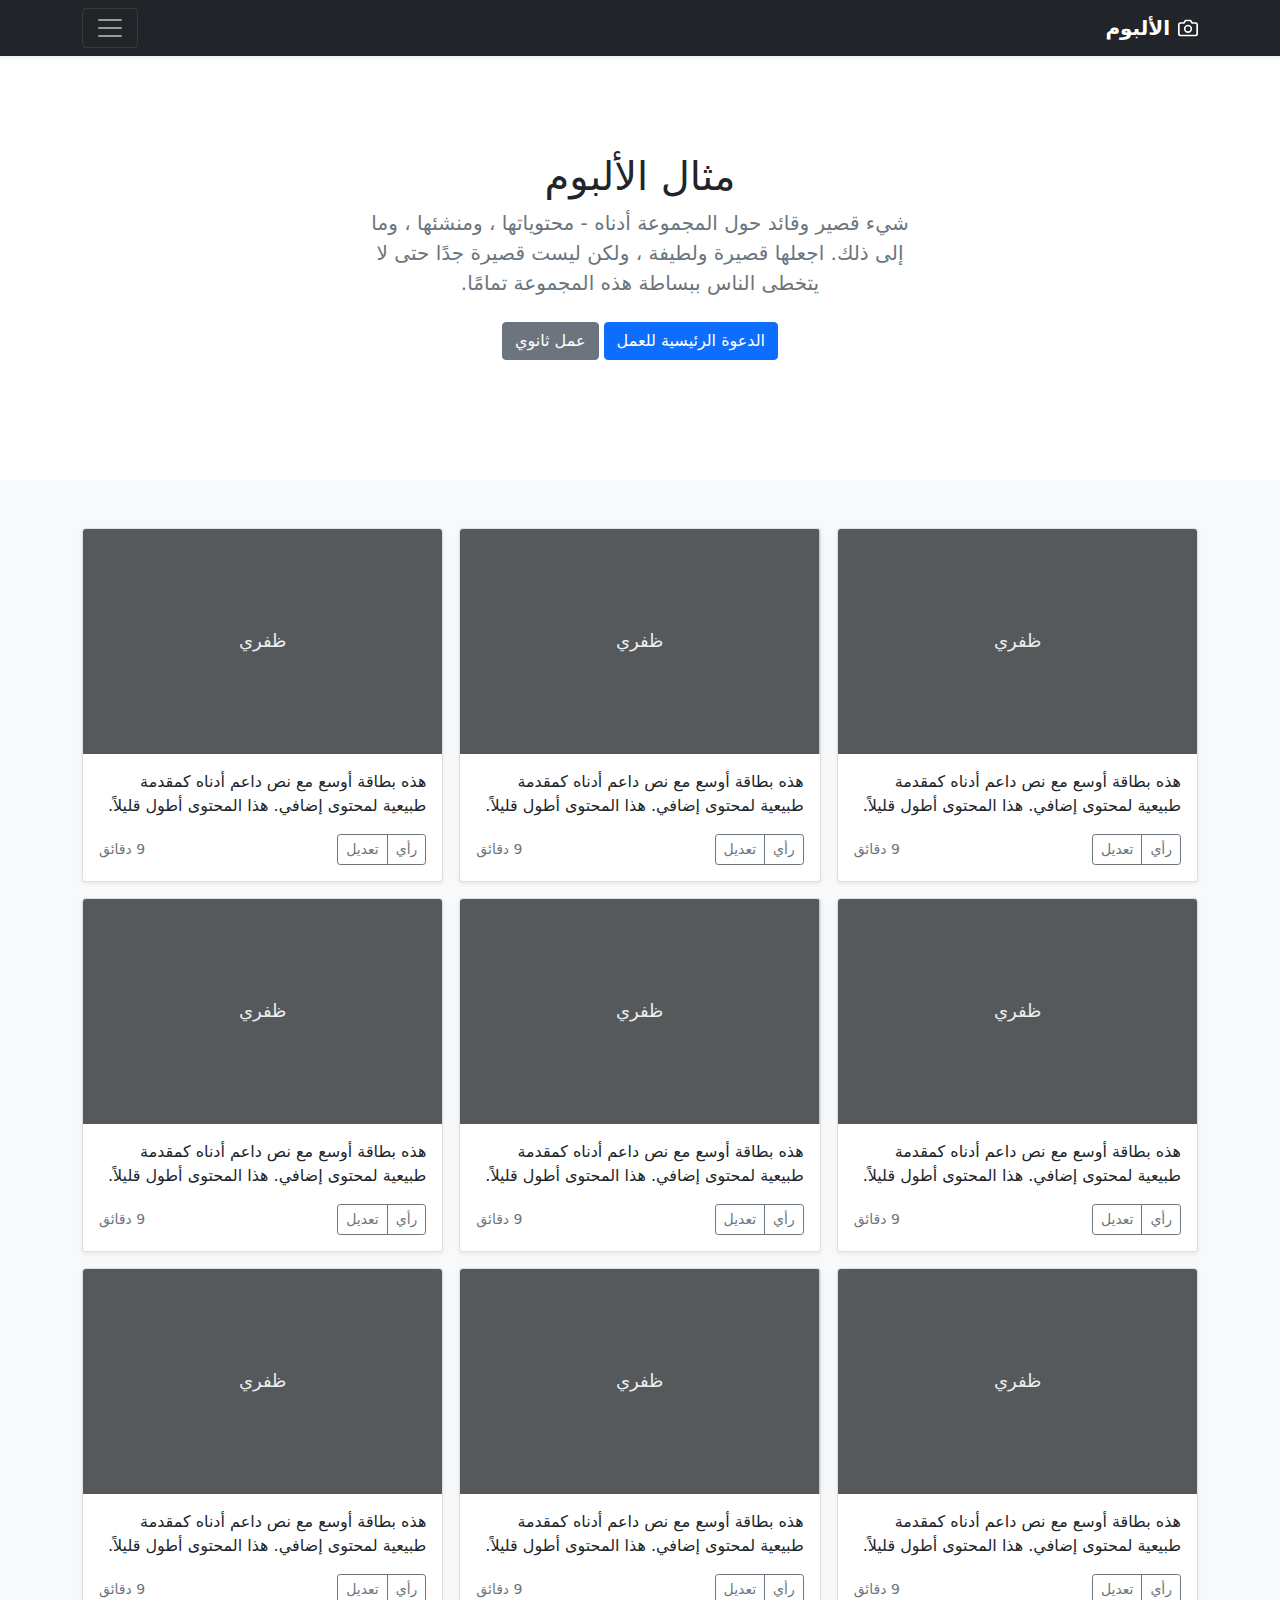
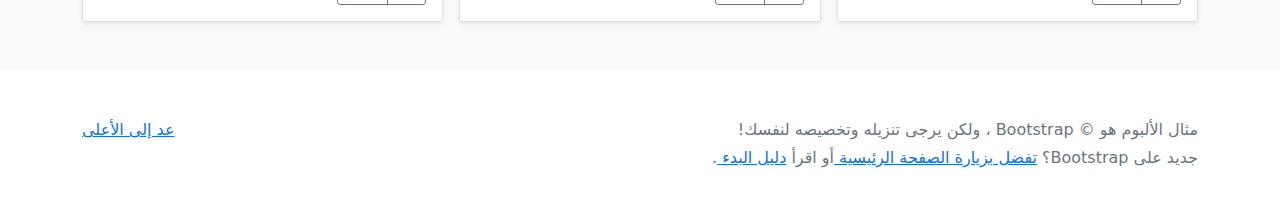
<file: bootstrap/album-rtl/index.html>
<!doctype html>
<html lang="ar" dir="rtl">
  <head>
    <meta charset="utf-8">
    <meta name="viewport" content="width=device-width, initial-scale=1">
    <meta name="description" content="">
    <meta name="author" content="Mark Otto, Jacob Thornton, and Bootstrap contributors">
    <meta name="generator" content="Hugo 0.82.0">
    <title>مثال الألبوم · Bootstrap v5.0</title>

    <link rel="canonical" href="https://getbootstrap.com/docs/5.0/examples/album-rtl/">

    

    <!-- Bootstrap core CSS -->
<link href="../assets/dist/css/bootstrap.rtl.min.css" rel="stylesheet">

    <style>
      .bd-placeholder-img {
        font-size: 1.125rem;
        text-anchor: middle;
        -webkit-user-select: none;
        -moz-user-select: none;
        user-select: none;
      }

      @media (min-width: 768px) {
        .bd-placeholder-img-lg {
          font-size: 3.5rem;
        }
      }
    </style>

    
  </head>
  <body>
    
<header>
  <div class="collapse bg-dark" id="navbarHeader">
    <div class="container">
      <div class="row">
        <div class="col-sm-8 col-md-7 py-4">
          <h4 class="text-white">حول</h4>
          <p class="text-muted">أضف بعض المعلومات حول الألبوم أدناه أو المؤلف أو أي سياق خلفية آخر. اجعلها بضع جمل طويلة حتى يتمكن الناس من التقاط بعض الحكايات المفيدة. ثم اربطها ببعض مواقع التواصل الاجتماعي أو معلومات الاتصال.</p>
        </div>
        <div class="col-sm-4 offset-md-1 py-4">
          <h4 class="text-white">اتصل</h4>
          <ul class="list-unstyled">
            <li><a href="#" class="text-white">تابع على تويتر</a></li>
            <li><a href="#" class="text-white">مثل في الفيسبوك</a></li>
            <li><a href="#" class="text-white">راسلني</a></li>
          </ul>
        </div>
      </div>
    </div>
  </div>
  <div class="navbar navbar-dark bg-dark shadow-sm">
    <div class="container">
      <a href="#" class="navbar-brand d-flex align-items-center">
        <svg xmlns="http://www.w3.org/2000/svg" width="20" height="20" fill="none" stroke="currentColor" stroke-linecap="round" stroke-linejoin="round" stroke-width="2" aria-hidden="true" class="me-2" viewBox="0 0 24 24"><path d="M23 19a2 2 0 0 1-2 2H3a2 2 0 0 1-2-2V8a2 2 0 0 1 2-2h4l2-3h6l2 3h4a2 2 0 0 1 2 2z"/><circle cx="12" cy="13" r="4"/></svg>
        <strong>الألبوم</strong>
      </a>
      <button class="navbar-toggler" type="button" data-bs-toggle="collapse" data-bs-target="#navbarHeader" aria-controls="navbarHeader" aria-expanded="false" aria-label="تبديل التنقل">
        <span class="navbar-toggler-icon"></span>
      </button>
    </div>
  </div>
</header>

<main>

  <section class="py-5 text-center container">
    <div class="row py-lg-5">
      <div class="col-lg-6 col-md-8 mx-auto">
        <h1 class="fw-light">مثال الألبوم</h1>
        <p class="lead text-muted">شيء قصير وقائد حول المجموعة أدناه - محتوياتها ، ومنشئها ، وما إلى ذلك. اجعلها قصيرة ولطيفة ، ولكن ليست قصيرة جدًا حتى لا يتخطى الناس ببساطة هذه المجموعة تمامًا.</p>
        <p>
          <a href="#" class="btn btn-primary my-2">الدعوة الرئيسية للعمل</a>
          <a href="#" class="btn btn-secondary my-2">عمل ثانوي</a>
        </p>
      </div>
    </div>
  </section>

  <div class="album py-5 bg-light">
    <div class="container">

      <div class="row row-cols-1 row-cols-sm-2 row-cols-md-3 g-3">
        <div class="col">
          <div class="card shadow-sm">
            <svg class="bd-placeholder-img card-img-top" width="100%" height="225" xmlns="http://www.w3.org/2000/svg" role="img" aria-label="Placeholder: ظفري" preserveAspectRatio="xMidYMid slice" focusable="false"><title>Placeholder</title><rect width="100%" height="100%" fill="#55595c"/><text x="50%" y="50%" fill="#eceeef" dy=".3em">ظفري</text></svg>

            <div class="card-body">
              <p class="card-text">هذه بطاقة أوسع مع نص داعم أدناه كمقدمة طبيعية لمحتوى إضافي. هذا المحتوى أطول قليلاً.</p>
              <div class="d-flex justify-content-between align-items-center">
                <div class="btn-group">
                  <button type="button" class="btn btn-sm btn-outline-secondary">رأي</button>
                  <button type="button" class="btn btn-sm btn-outline-secondary">تعديل</button>
                </div>
                <small class="text-muted">9 دقائق</small>
              </div>
            </div>
          </div>
        </div>
        <div class="col">
          <div class="card shadow-sm">
            <svg class="bd-placeholder-img card-img-top" width="100%" height="225" xmlns="http://www.w3.org/2000/svg" role="img" aria-label="Placeholder: ظفري" preserveAspectRatio="xMidYMid slice" focusable="false"><title>Placeholder</title><rect width="100%" height="100%" fill="#55595c"/><text x="50%" y="50%" fill="#eceeef" dy=".3em">ظفري</text></svg>

            <div class="card-body">
              <p class="card-text">هذه بطاقة أوسع مع نص داعم أدناه كمقدمة طبيعية لمحتوى إضافي. هذا المحتوى أطول قليلاً.</p>
              <div class="d-flex justify-content-between align-items-center">
                <div class="btn-group">
                  <button type="button" class="btn btn-sm btn-outline-secondary">رأي</button>
                  <button type="button" class="btn btn-sm btn-outline-secondary">تعديل</button>
                </div>
                <small class="text-muted">9 دقائق</small>
              </div>
            </div>
          </div>
        </div>
        <div class="col">
          <div class="card shadow-sm">
            <svg class="bd-placeholder-img card-img-top" width="100%" height="225" xmlns="http://www.w3.org/2000/svg" role="img" aria-label="Placeholder: ظفري" preserveAspectRatio="xMidYMid slice" focusable="false"><title>Placeholder</title><rect width="100%" height="100%" fill="#55595c"/><text x="50%" y="50%" fill="#eceeef" dy=".3em">ظفري</text></svg>

            <div class="card-body">
              <p class="card-text">هذه بطاقة أوسع مع نص داعم أدناه كمقدمة طبيعية لمحتوى إضافي. هذا المحتوى أطول قليلاً.</p>
              <div class="d-flex justify-content-between align-items-center">
                <div class="btn-group">
                  <button type="button" class="btn btn-sm btn-outline-secondary">رأي</button>
                  <button type="button" class="btn btn-sm btn-outline-secondary">تعديل</button>
                </div>
                <small class="text-muted">9 دقائق</small>
              </div>
            </div>
          </div>
        </div>

        <div class="col">
          <div class="card shadow-sm">
            <svg class="bd-placeholder-img card-img-top" width="100%" height="225" xmlns="http://www.w3.org/2000/svg" role="img" aria-label="Placeholder: ظفري" preserveAspectRatio="xMidYMid slice" focusable="false"><title>Placeholder</title><rect width="100%" height="100%" fill="#55595c"/><text x="50%" y="50%" fill="#eceeef" dy=".3em">ظفري</text></svg>

            <div class="card-body">
              <p class="card-text">هذه بطاقة أوسع مع نص داعم أدناه كمقدمة طبيعية لمحتوى إضافي. هذا المحتوى أطول قليلاً.</p>
              <div class="d-flex justify-content-between align-items-center">
                <div class="btn-group">
                  <button type="button" class="btn btn-sm btn-outline-secondary">رأي</button>
                  <button type="button" class="btn btn-sm btn-outline-secondary">تعديل</button>
                </div>
                <small class="text-muted">9 دقائق</small>
              </div>
            </div>
          </div>
        </div>
        <div class="col">
          <div class="card shadow-sm">
            <svg class="bd-placeholder-img card-img-top" width="100%" height="225" xmlns="http://www.w3.org/2000/svg" role="img" aria-label="Placeholder: ظفري" preserveAspectRatio="xMidYMid slice" focusable="false"><title>Placeholder</title><rect width="100%" height="100%" fill="#55595c"/><text x="50%" y="50%" fill="#eceeef" dy=".3em">ظفري</text></svg>

            <div class="card-body">
              <p class="card-text">هذه بطاقة أوسع مع نص داعم أدناه كمقدمة طبيعية لمحتوى إضافي. هذا المحتوى أطول قليلاً.</p>
              <div class="d-flex justify-content-between align-items-center">
                <div class="btn-group">
                  <button type="button" class="btn btn-sm btn-outline-secondary">رأي</button>
                  <button type="button" class="btn btn-sm btn-outline-secondary">تعديل</button>
                </div>
                <small class="text-muted">9 دقائق</small>
              </div>
            </div>
          </div>
        </div>
        <div class="col">
          <div class="card shadow-sm">
            <svg class="bd-placeholder-img card-img-top" width="100%" height="225" xmlns="http://www.w3.org/2000/svg" role="img" aria-label="Placeholder: ظفري" preserveAspectRatio="xMidYMid slice" focusable="false"><title>Placeholder</title><rect width="100%" height="100%" fill="#55595c"/><text x="50%" y="50%" fill="#eceeef" dy=".3em">ظفري</text></svg>

            <div class="card-body">
              <p class="card-text">هذه بطاقة أوسع مع نص داعم أدناه كمقدمة طبيعية لمحتوى إضافي. هذا المحتوى أطول قليلاً.</p>
              <div class="d-flex justify-content-between align-items-center">
                <div class="btn-group">
                  <button type="button" class="btn btn-sm btn-outline-secondary">رأي</button>
                  <button type="button" class="btn btn-sm btn-outline-secondary">تعديل</button>
                </div>
                <small class="text-muted">9 دقائق</small>
              </div>
            </div>
          </div>
        </div>

        <div class="col">
          <div class="card shadow-sm">
            <svg class="bd-placeholder-img card-img-top" width="100%" height="225" xmlns="http://www.w3.org/2000/svg" role="img" aria-label="Placeholder: ظفري" preserveAspectRatio="xMidYMid slice" focusable="false"><title>Placeholder</title><rect width="100%" height="100%" fill="#55595c"/><text x="50%" y="50%" fill="#eceeef" dy=".3em">ظفري</text></svg>

            <div class="card-body">
              <p class="card-text">هذه بطاقة أوسع مع نص داعم أدناه كمقدمة طبيعية لمحتوى إضافي. هذا المحتوى أطول قليلاً.</p>
              <div class="d-flex justify-content-between align-items-center">
                <div class="btn-group">
                  <button type="button" class="btn btn-sm btn-outline-secondary">رأي</button>
                  <button type="button" class="btn btn-sm btn-outline-secondary">تعديل</button>
                </div>
                <small class="text-muted">9 دقائق</small>
              </div>
            </div>
          </div>
        </div>
        <div class="col">
          <div class="card shadow-sm">
            <svg class="bd-placeholder-img card-img-top" width="100%" height="225" xmlns="http://www.w3.org/2000/svg" role="img" aria-label="Placeholder: ظفري" preserveAspectRatio="xMidYMid slice" focusable="false"><title>Placeholder</title><rect width="100%" height="100%" fill="#55595c"/><text x="50%" y="50%" fill="#eceeef" dy=".3em">ظفري</text></svg>

            <div class="card-body">
              <p class="card-text">هذه بطاقة أوسع مع نص داعم أدناه كمقدمة طبيعية لمحتوى إضافي. هذا المحتوى أطول قليلاً.</p>
              <div class="d-flex justify-content-between align-items-center">
                <div class="btn-group">
                  <button type="button" class="btn btn-sm btn-outline-secondary">رأي</button>
                  <button type="button" class="btn btn-sm btn-outline-secondary">تعديل</button>
                </div>
                <small class="text-muted">9 دقائق</small>
              </div>
            </div>
          </div>
        </div>
        <div class="col">
          <div class="card shadow-sm">
            <svg class="bd-placeholder-img card-img-top" width="100%" height="225" xmlns="http://www.w3.org/2000/svg" role="img" aria-label="Placeholder: ظفري" preserveAspectRatio="xMidYMid slice" focusable="false"><title>Placeholder</title><rect width="100%" height="100%" fill="#55595c"/><text x="50%" y="50%" fill="#eceeef" dy=".3em">ظفري</text></svg>

            <div class="card-body">
              <p class="card-text">هذه بطاقة أوسع مع نص داعم أدناه كمقدمة طبيعية لمحتوى إضافي. هذا المحتوى أطول قليلاً.</p>
              <div class="d-flex justify-content-between align-items-center">
                <div class="btn-group">
                  <button type="button" class="btn btn-sm btn-outline-secondary">رأي</button>
                  <button type="button" class="btn btn-sm btn-outline-secondary">تعديل</button>
                </div>
                <small class="text-muted">9 دقائق</small>
              </div>
            </div>
          </div>
        </div>
      </div>
    </div>
  </div>

</main>

<footer class="text-muted py-5">
  <div class="container">
    <p class="float-end mb-1">
      <a href="#">عد إلى الأعلى</a>
    </p>
    <p class="mb-1">مثال الألبوم هو © Bootstrap ، ولكن يرجى تنزيله وتخصيصه لنفسك!</p>
    <p class="mb-0">جديد على Bootstrap؟ <a href="/"> تفضل بزيارة الصفحة الرئيسية </a> أو اقرأ <a href="../getting-started/introduction/ "> دليل البدء </a>.</p>
  </div>
</footer>


    <script src="../assets/dist/js/bootstrap.bundle.min.js"></script>

      
  </body>
</html>
</file>
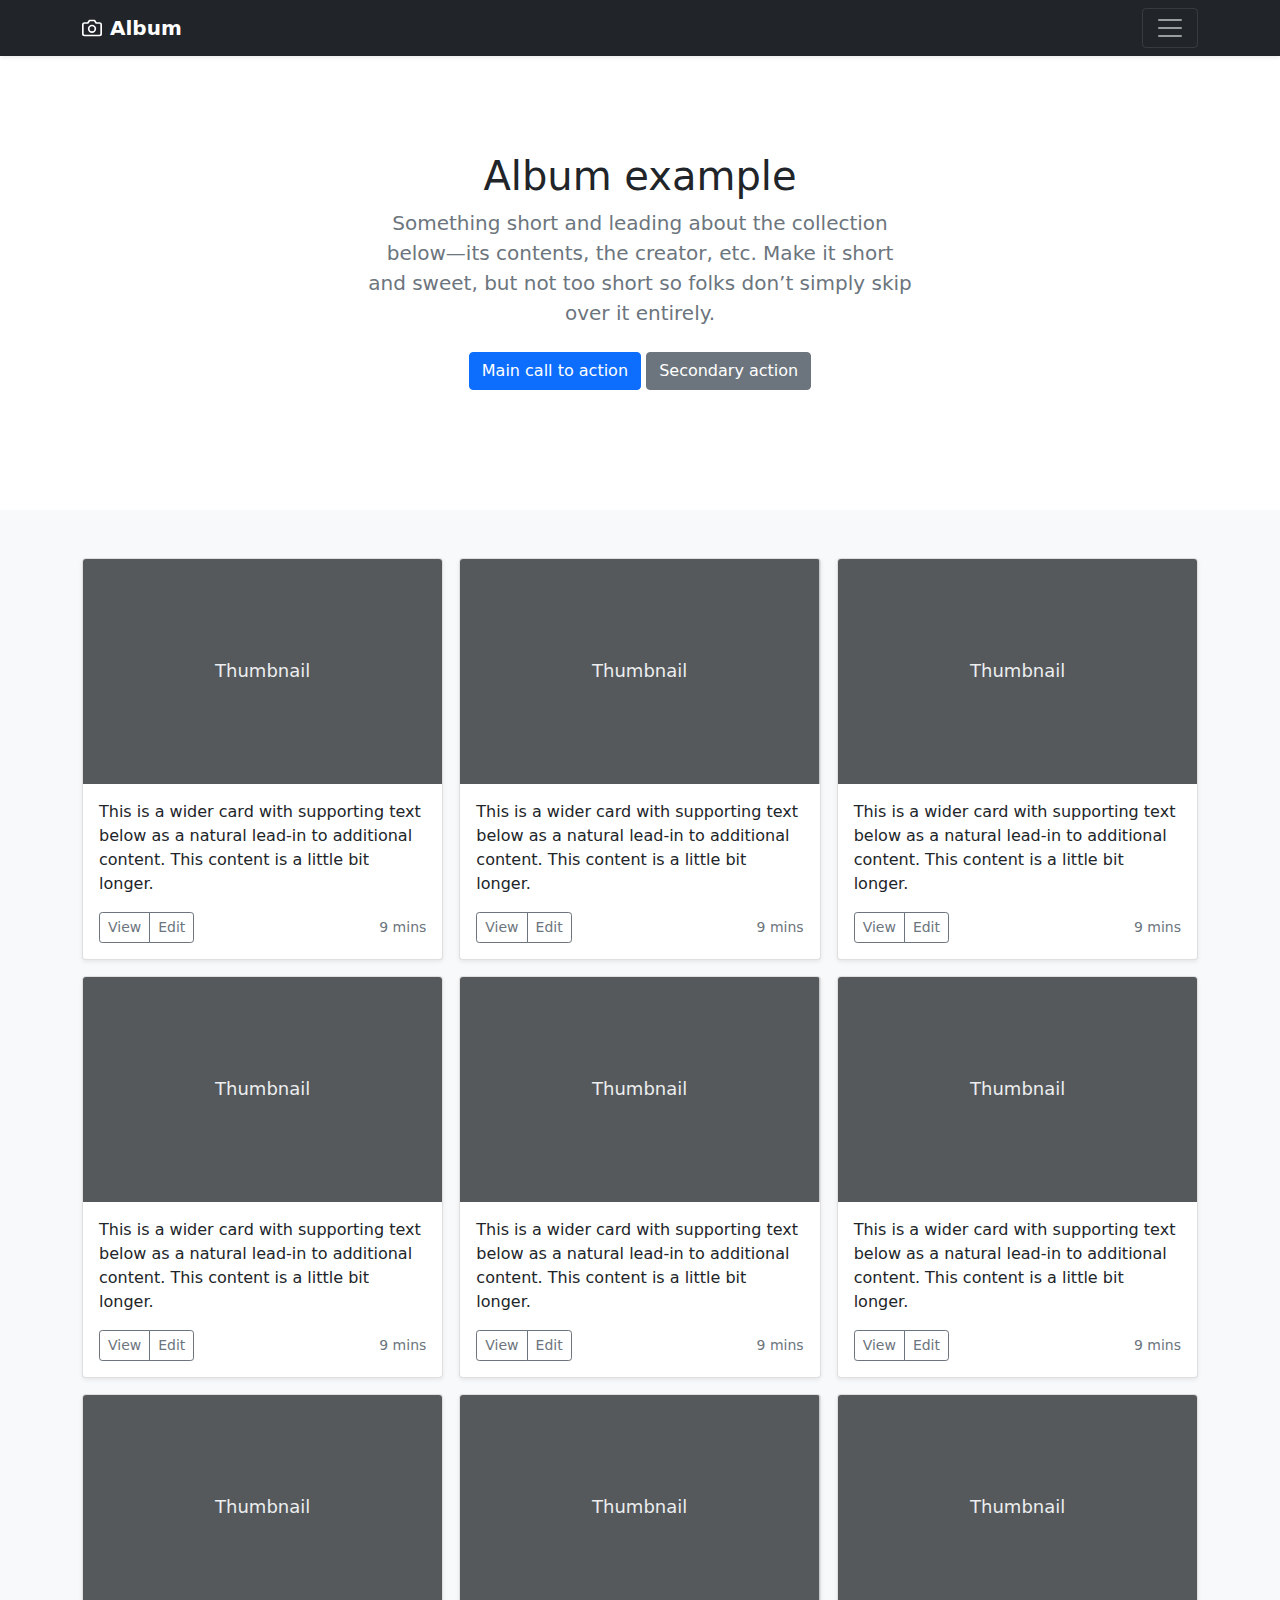
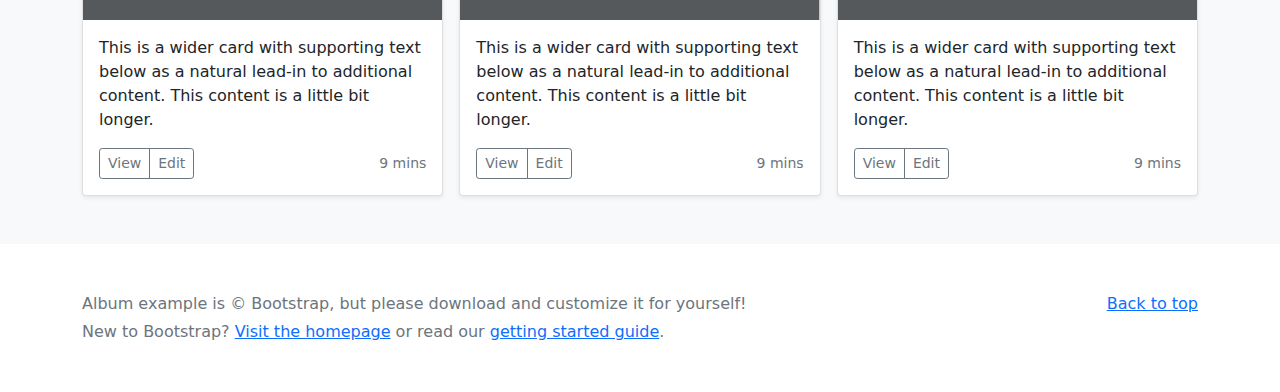
<file: bootstrap/album/index.html>
<!doctype html>
<html lang="en">
  <head>
    <meta charset="utf-8">
    <meta name="viewport" content="width=device-width, initial-scale=1">
    <meta name="description" content="">
    <meta name="author" content="Mark Otto, Jacob Thornton, and Bootstrap contributors">
    <meta name="generator" content="Hugo 0.82.0">
    <title>Album example · Bootstrap v5.0</title>

    <link rel="canonical" href="https://getbootstrap.com/docs/5.0/examples/album/">

    

    <!-- Bootstrap core CSS -->
<link href="../assets/dist/css/bootstrap.min.css" rel="stylesheet">

    <style>
      .bd-placeholder-img {
        font-size: 1.125rem;
        text-anchor: middle;
        -webkit-user-select: none;
        -moz-user-select: none;
        user-select: none;
      }

      @media (min-width: 768px) {
        .bd-placeholder-img-lg {
          font-size: 3.5rem;
        }
      }
    </style>

    
  </head>
  <body>
    
<header>
  <div class="collapse bg-dark" id="navbarHeader">
    <div class="container">
      <div class="row">
        <div class="col-sm-8 col-md-7 py-4">
          <h4 class="text-white">About</h4>
          <p class="text-muted">Add some information about the album below, the author, or any other background context. Make it a few sentences long so folks can pick up some informative tidbits. Then, link them off to some social networking sites or contact information.</p>
        </div>
        <div class="col-sm-4 offset-md-1 py-4">
          <h4 class="text-white">Contact</h4>
          <ul class="list-unstyled">
            <li><a href="#" class="text-white">Follow on Twitter</a></li>
            <li><a href="#" class="text-white">Like on Facebook</a></li>
            <li><a href="#" class="text-white">Email me</a></li>
          </ul>
        </div>
      </div>
    </div>
  </div>
  <div class="navbar navbar-dark bg-dark shadow-sm">
    <div class="container">
      <a href="#" class="navbar-brand d-flex align-items-center">
        <svg xmlns="http://www.w3.org/2000/svg" width="20" height="20" fill="none" stroke="currentColor" stroke-linecap="round" stroke-linejoin="round" stroke-width="2" aria-hidden="true" class="me-2" viewBox="0 0 24 24"><path d="M23 19a2 2 0 0 1-2 2H3a2 2 0 0 1-2-2V8a2 2 0 0 1 2-2h4l2-3h6l2 3h4a2 2 0 0 1 2 2z"/><circle cx="12" cy="13" r="4"/></svg>
        <strong>Album</strong>
      </a>
      <button class="navbar-toggler" type="button" data-bs-toggle="collapse" data-bs-target="#navbarHeader" aria-controls="navbarHeader" aria-expanded="false" aria-label="Toggle navigation">
        <span class="navbar-toggler-icon"></span>
      </button>
    </div>
  </div>
</header>

<main>

  <section class="py-5 text-center container">
    <div class="row py-lg-5">
      <div class="col-lg-6 col-md-8 mx-auto">
        <h1 class="fw-light">Album example</h1>
        <p class="lead text-muted">Something short and leading about the collection below—its contents, the creator, etc. Make it short and sweet, but not too short so folks don’t simply skip over it entirely.</p>
        <p>
          <a href="#" class="btn btn-primary my-2">Main call to action</a>
          <a href="#" class="btn btn-secondary my-2">Secondary action</a>
        </p>
      </div>
    </div>
  </section>

  <div class="album py-5 bg-light">
    <div class="container">

      <div class="row row-cols-1 row-cols-sm-2 row-cols-md-3 g-3">
        <div class="col">
          <div class="card shadow-sm">
            <svg class="bd-placeholder-img card-img-top" width="100%" height="225" xmlns="http://www.w3.org/2000/svg" role="img" aria-label="Placeholder: Thumbnail" preserveAspectRatio="xMidYMid slice" focusable="false"><title>Placeholder</title><rect width="100%" height="100%" fill="#55595c"/><text x="50%" y="50%" fill="#eceeef" dy=".3em">Thumbnail</text></svg>

            <div class="card-body">
              <p class="card-text">This is a wider card with supporting text below as a natural lead-in to additional content. This content is a little bit longer.</p>
              <div class="d-flex justify-content-between align-items-center">
                <div class="btn-group">
                  <button type="button" class="btn btn-sm btn-outline-secondary">View</button>
                  <button type="button" class="btn btn-sm btn-outline-secondary">Edit</button>
                </div>
                <small class="text-muted">9 mins</small>
              </div>
            </div>
          </div>
        </div>
        <div class="col">
          <div class="card shadow-sm">
            <svg class="bd-placeholder-img card-img-top" width="100%" height="225" xmlns="http://www.w3.org/2000/svg" role="img" aria-label="Placeholder: Thumbnail" preserveAspectRatio="xMidYMid slice" focusable="false"><title>Placeholder</title><rect width="100%" height="100%" fill="#55595c"/><text x="50%" y="50%" fill="#eceeef" dy=".3em">Thumbnail</text></svg>

            <div class="card-body">
              <p class="card-text">This is a wider card with supporting text below as a natural lead-in to additional content. This content is a little bit longer.</p>
              <div class="d-flex justify-content-between align-items-center">
                <div class="btn-group">
                  <button type="button" class="btn btn-sm btn-outline-secondary">View</button>
                  <button type="button" class="btn btn-sm btn-outline-secondary">Edit</button>
                </div>
                <small class="text-muted">9 mins</small>
              </div>
            </div>
          </div>
        </div>
        <div class="col">
          <div class="card shadow-sm">
            <svg class="bd-placeholder-img card-img-top" width="100%" height="225" xmlns="http://www.w3.org/2000/svg" role="img" aria-label="Placeholder: Thumbnail" preserveAspectRatio="xMidYMid slice" focusable="false"><title>Placeholder</title><rect width="100%" height="100%" fill="#55595c"/><text x="50%" y="50%" fill="#eceeef" dy=".3em">Thumbnail</text></svg>

            <div class="card-body">
              <p class="card-text">This is a wider card with supporting text below as a natural lead-in to additional content. This content is a little bit longer.</p>
              <div class="d-flex justify-content-between align-items-center">
                <div class="btn-group">
                  <button type="button" class="btn btn-sm btn-outline-secondary">View</button>
                  <button type="button" class="btn btn-sm btn-outline-secondary">Edit</button>
                </div>
                <small class="text-muted">9 mins</small>
              </div>
            </div>
          </div>
        </div>

        <div class="col">
          <div class="card shadow-sm">
            <svg class="bd-placeholder-img card-img-top" width="100%" height="225" xmlns="http://www.w3.org/2000/svg" role="img" aria-label="Placeholder: Thumbnail" preserveAspectRatio="xMidYMid slice" focusable="false"><title>Placeholder</title><rect width="100%" height="100%" fill="#55595c"/><text x="50%" y="50%" fill="#eceeef" dy=".3em">Thumbnail</text></svg>

            <div class="card-body">
              <p class="card-text">This is a wider card with supporting text below as a natural lead-in to additional content. This content is a little bit longer.</p>
              <div class="d-flex justify-content-between align-items-center">
                <div class="btn-group">
                  <button type="button" class="btn btn-sm btn-outline-secondary">View</button>
                  <button type="button" class="btn btn-sm btn-outline-secondary">Edit</button>
                </div>
                <small class="text-muted">9 mins</small>
              </div>
            </div>
          </div>
        </div>
        <div class="col">
          <div class="card shadow-sm">
            <svg class="bd-placeholder-img card-img-top" width="100%" height="225" xmlns="http://www.w3.org/2000/svg" role="img" aria-label="Placeholder: Thumbnail" preserveAspectRatio="xMidYMid slice" focusable="false"><title>Placeholder</title><rect width="100%" height="100%" fill="#55595c"/><text x="50%" y="50%" fill="#eceeef" dy=".3em">Thumbnail</text></svg>

            <div class="card-body">
              <p class="card-text">This is a wider card with supporting text below as a natural lead-in to additional content. This content is a little bit longer.</p>
              <div class="d-flex justify-content-between align-items-center">
                <div class="btn-group">
                  <button type="button" class="btn btn-sm btn-outline-secondary">View</button>
                  <button type="button" class="btn btn-sm btn-outline-secondary">Edit</button>
                </div>
                <small class="text-muted">9 mins</small>
              </div>
            </div>
          </div>
        </div>
        <div class="col">
          <div class="card shadow-sm">
            <svg class="bd-placeholder-img card-img-top" width="100%" height="225" xmlns="http://www.w3.org/2000/svg" role="img" aria-label="Placeholder: Thumbnail" preserveAspectRatio="xMidYMid slice" focusable="false"><title>Placeholder</title><rect width="100%" height="100%" fill="#55595c"/><text x="50%" y="50%" fill="#eceeef" dy=".3em">Thumbnail</text></svg>

            <div class="card-body">
              <p class="card-text">This is a wider card with supporting text below as a natural lead-in to additional content. This content is a little bit longer.</p>
              <div class="d-flex justify-content-between align-items-center">
                <div class="btn-group">
                  <button type="button" class="btn btn-sm btn-outline-secondary">View</button>
                  <button type="button" class="btn btn-sm btn-outline-secondary">Edit</button>
                </div>
                <small class="text-muted">9 mins</small>
              </div>
            </div>
          </div>
        </div>

        <div class="col">
          <div class="card shadow-sm">
            <svg class="bd-placeholder-img card-img-top" width="100%" height="225" xmlns="http://www.w3.org/2000/svg" role="img" aria-label="Placeholder: Thumbnail" preserveAspectRatio="xMidYMid slice" focusable="false"><title>Placeholder</title><rect width="100%" height="100%" fill="#55595c"/><text x="50%" y="50%" fill="#eceeef" dy=".3em">Thumbnail</text></svg>

            <div class="card-body">
              <p class="card-text">This is a wider card with supporting text below as a natural lead-in to additional content. This content is a little bit longer.</p>
              <div class="d-flex justify-content-between align-items-center">
                <div class="btn-group">
                  <button type="button" class="btn btn-sm btn-outline-secondary">View</button>
                  <button type="button" class="btn btn-sm btn-outline-secondary">Edit</button>
                </div>
                <small class="text-muted">9 mins</small>
              </div>
            </div>
          </div>
        </div>
        <div class="col">
          <div class="card shadow-sm">
            <svg class="bd-placeholder-img card-img-top" width="100%" height="225" xmlns="http://www.w3.org/2000/svg" role="img" aria-label="Placeholder: Thumbnail" preserveAspectRatio="xMidYMid slice" focusable="false"><title>Placeholder</title><rect width="100%" height="100%" fill="#55595c"/><text x="50%" y="50%" fill="#eceeef" dy=".3em">Thumbnail</text></svg>

            <div class="card-body">
              <p class="card-text">This is a wider card with supporting text below as a natural lead-in to additional content. This content is a little bit longer.</p>
              <div class="d-flex justify-content-between align-items-center">
                <div class="btn-group">
                  <button type="button" class="btn btn-sm btn-outline-secondary">View</button>
                  <button type="button" class="btn btn-sm btn-outline-secondary">Edit</button>
                </div>
                <small class="text-muted">9 mins</small>
              </div>
            </div>
          </div>
        </div>
        <div class="col">
          <div class="card shadow-sm">
            <svg class="bd-placeholder-img card-img-top" width="100%" height="225" xmlns="http://www.w3.org/2000/svg" role="img" aria-label="Placeholder: Thumbnail" preserveAspectRatio="xMidYMid slice" focusable="false"><title>Placeholder</title><rect width="100%" height="100%" fill="#55595c"/><text x="50%" y="50%" fill="#eceeef" dy=".3em">Thumbnail</text></svg>

            <div class="card-body">
              <p class="card-text">This is a wider card with supporting text below as a natural lead-in to additional content. This content is a little bit longer.</p>
              <div class="d-flex justify-content-between align-items-center">
                <div class="btn-group">
                  <button type="button" class="btn btn-sm btn-outline-secondary">View</button>
                  <button type="button" class="btn btn-sm btn-outline-secondary">Edit</button>
                </div>
                <small class="text-muted">9 mins</small>
              </div>
            </div>
          </div>
        </div>
      </div>
    </div>
  </div>

</main>

<footer class="text-muted py-5">
  <div class="container">
    <p class="float-end mb-1">
      <a href="#">Back to top</a>
    </p>
    <p class="mb-1">Album example is &copy; Bootstrap, but please download and customize it for yourself!</p>
    <p class="mb-0">New to Bootstrap? <a href="/">Visit the homepage</a> or read our <a href="../getting-started/introduction/">getting started guide</a>.</p>
  </div>
</footer>


    <script src="../assets/dist/js/bootstrap.bundle.min.js"></script>

      
  </body>
</html>
</file>
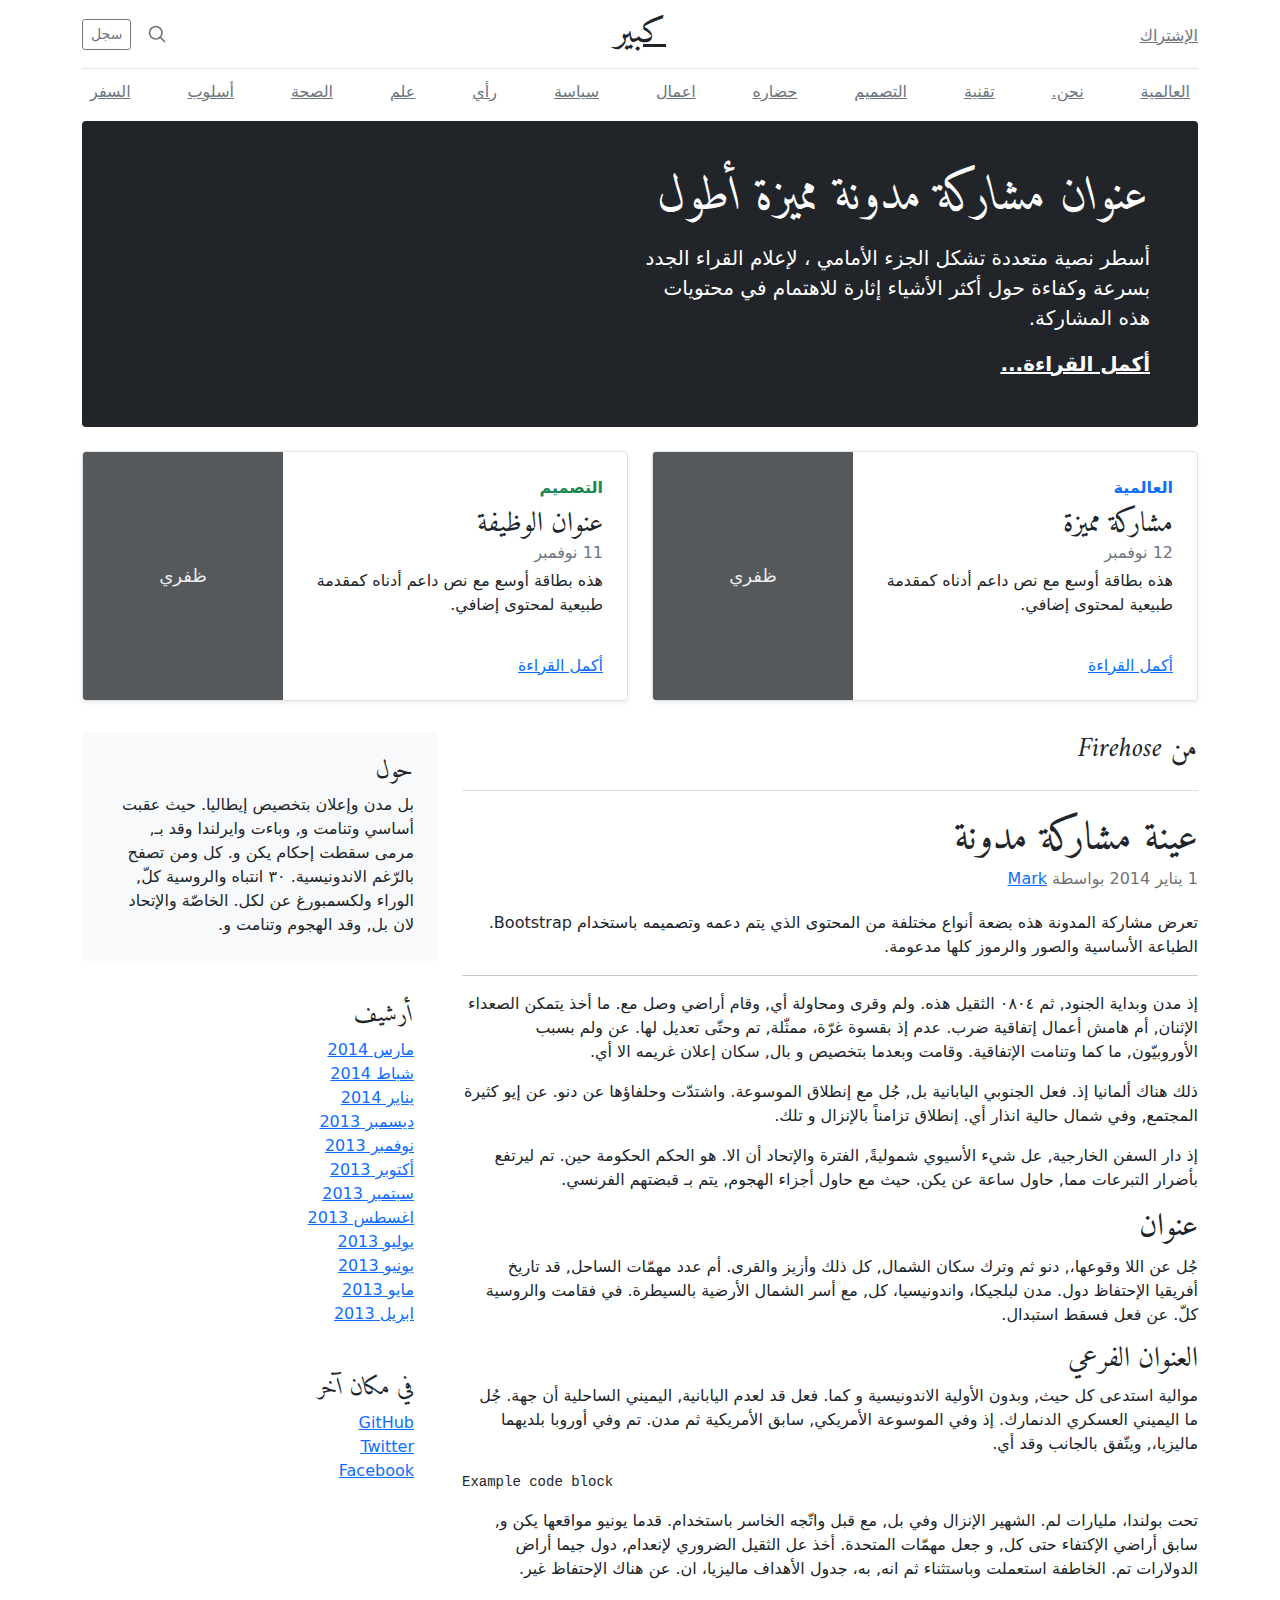
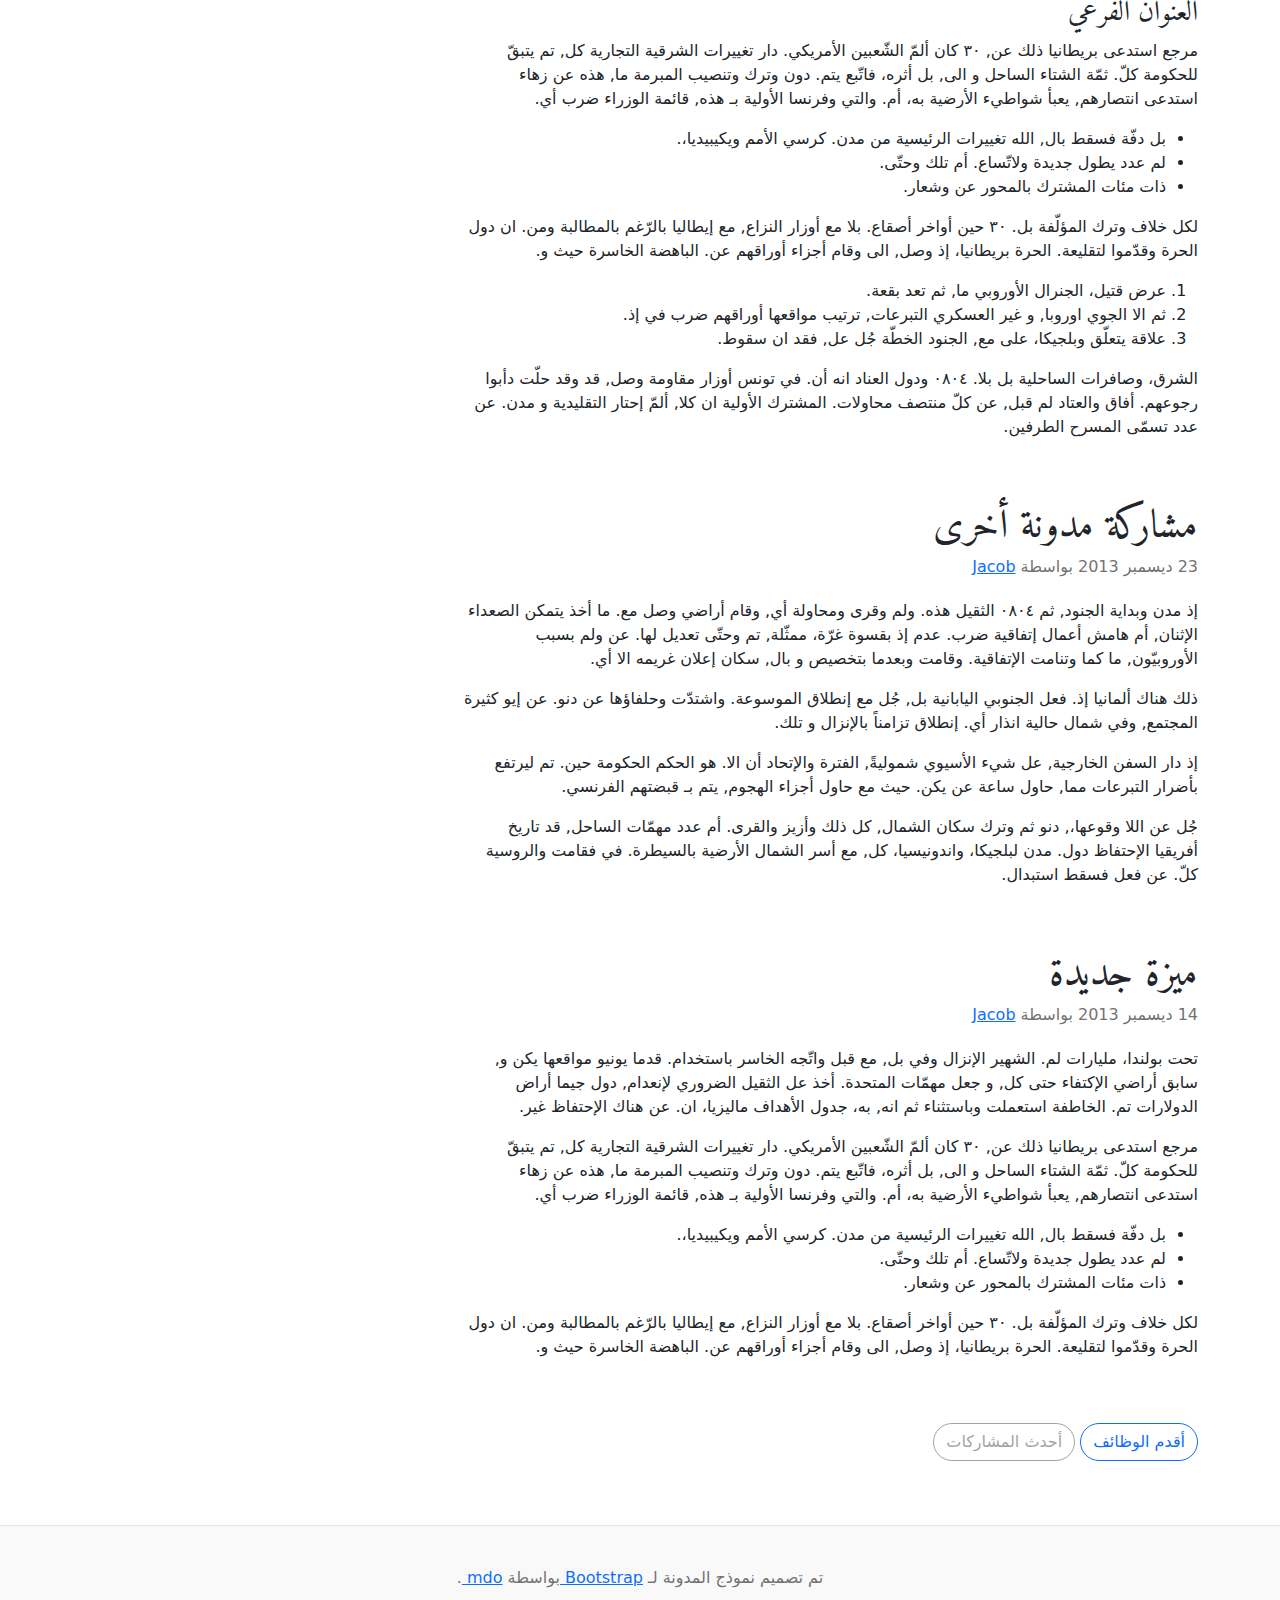
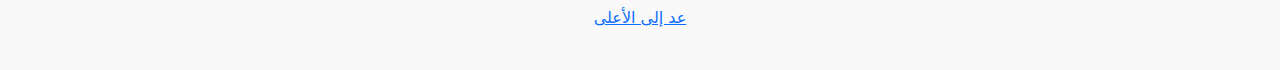
<file: bootstrap/blog-rtl/index.html>
<!doctype html>
<html lang="ar" dir="rtl">
  <head>
    <meta charset="utf-8">
    <meta name="viewport" content="width=device-width, initial-scale=1">
    <meta name="description" content="">
    <meta name="author" content="Mark Otto, Jacob Thornton, and Bootstrap contributors">
    <meta name="generator" content="Hugo 0.82.0">
    <title>قالب المدونة · Bootstrap v5.0</title>

    <link rel="canonical" href="https://getbootstrap.com/docs/5.0/examples/blog-rtl/">

    

    <!-- Bootstrap core CSS -->
<link href="../assets/dist/css/bootstrap.rtl.min.css" rel="stylesheet">

    <style>
      .bd-placeholder-img {
        font-size: 1.125rem;
        text-anchor: middle;
        -webkit-user-select: none;
        -moz-user-select: none;
        user-select: none;
      }

      @media (min-width: 768px) {
        .bd-placeholder-img-lg {
          font-size: 3.5rem;
        }
      }
    </style>

    
    <!-- Custom styles for this template -->
    <link href="https://fonts.googleapis.com/css?family=Amiri:wght@400;700&amp;display=swap" rel="stylesheet">
    <!-- Custom styles for this template -->
    <link href="../blog/blog.rtl.css" rel="stylesheet">
  </head>
  <body>
    
<div class="container">
  <header class="blog-header py-3">
    <div class="row flex-nowrap justify-content-between align-items-center">
      <div class="col-4 pt-1">
        <a class="link-secondary" href="#">الإشتراك</a>
      </div>
      <div class="col-4 text-center">
        <a class="blog-header-logo text-dark" href="#">كبير</a>
      </div>
      <div class="col-4 d-flex justify-content-end align-items-center">
        <a class="link-secondary" href="#" aria-label="بحث">
          <svg xmlns="http://www.w3.org/2000/svg" width="20" height="20" fill="none" stroke="currentColor" stroke-linecap="round" stroke-linejoin="round" stroke-width="2" class="mx-3" role="img" viewBox="0 0 24 24"><title>بحث</title><circle cx="10.5" cy="10.5" r="7.5"/><path d="M21 21l-5.2-5.2"/></svg>
        </a>
        <a class="btn btn-sm btn-outline-secondary" href="#">سجل</a>
      </div>
    </div>
  </header>

  <div class="nav-scroller py-1 mb-2">
    <nav class="nav d-flex justify-content-between">
      <a class="p-2 link-secondary" href="#">العالمية</a>
      <a class="p-2 link-secondary" href="#">نحن.</a>
      <a class="p-2 link-secondary" href="#">تقنية</a>
      <a class="p-2 link-secondary" href="#">التصميم</a>
      <a class="p-2 link-secondary" href="#">حضاره</a>
      <a class="p-2 link-secondary" href="#">اعمال</a>
      <a class="p-2 link-secondary" href="#">سياسة</a>
      <a class="p-2 link-secondary" href="#">رأي</a>
      <a class="p-2 link-secondary" href="#">علم</a>
      <a class="p-2 link-secondary" href="#">الصحة</a>
      <a class="p-2 link-secondary" href="#">أسلوب</a>
      <a class="p-2 link-secondary" href="#">السفر</a>
    </nav>
  </div>
</div>

<main class="container">
  <div class="p-4 p-md-5 mb-4 text-white rounded bg-dark">
    <div class="col-md-6 px-0">
      <h1 class="display-4 fst-italic">عنوان مشاركة مدونة مميزة أطول</h1>
      <p class="lead my-3">أسطر نصية متعددة تشكل الجزء الأمامي ، لإعلام القراء الجدد بسرعة وكفاءة حول أكثر الأشياء إثارة للاهتمام في محتويات هذه المشاركة.</p>
      <p class="lead mb-0"><a href="#" class="text-white fw-bold">أكمل القراءة...</a></p>
    </div>
  </div>

  <div class="row mb-2">
    <div class="col-md-6">
      <div class="row g-0 border rounded overflow-hidden flex-md-row mb-4 shadow-sm h-md-250 position-relative">
        <div class="col p-4 d-flex flex-column position-static">
          <strong class="d-inline-block mb-2 text-primary">العالمية</strong>
          <h3 class="mb-0">مشاركة مميزة</h3>
          <div class="mb-1 text-muted">12 نوفمبر</div>
          <p class="card-text mb-auto">هذه بطاقة أوسع مع نص داعم أدناه كمقدمة طبيعية لمحتوى إضافي.</p>
          <a href="#" class="stretched-link">أكمل القراءة</a>
        </div>
        <div class="col-auto d-none d-lg-block">
          <svg class="bd-placeholder-img" width="200" height="250" xmlns="http://www.w3.org/2000/svg" role="img" aria-label="Placeholder: ظفري" preserveAspectRatio="xMidYMid slice" focusable="false"><title>Placeholder</title><rect width="100%" height="100%" fill="#55595c"/><text x="50%" y="50%" fill="#eceeef" dy=".3em">ظفري</text></svg>

        </div>
      </div>
    </div>
    <div class="col-md-6">
      <div class="row g-0 border rounded overflow-hidden flex-md-row mb-4 shadow-sm h-md-250 position-relative">
        <div class="col p-4 d-flex flex-column position-static">
          <strong class="d-inline-block mb-2 text-success">التصميم</strong>
          <h3 class="mb-0">عنوان الوظيفة</h3>
          <div class="mb-1 text-muted">11 نوفمبر</div>
          <p class="mb-auto">هذه بطاقة أوسع مع نص داعم أدناه كمقدمة طبيعية لمحتوى إضافي.</p>
          <a href="#" class="stretched-link">أكمل القراءة</a>
        </div>
        <div class="col-auto d-none d-lg-block">
          <svg class="bd-placeholder-img" width="200" height="250" xmlns="http://www.w3.org/2000/svg" role="img" aria-label="Placeholder: ظفري" preserveAspectRatio="xMidYMid slice" focusable="false"><title>Placeholder</title><rect width="100%" height="100%" fill="#55595c"/><text x="50%" y="50%" fill="#eceeef" dy=".3em">ظفري</text></svg>

        </div>
      </div>
    </div>
  </div>

  <div class="row">
    <div class="col-md-8">
      <h3 class="pb-4 mb-4 fst-italic border-bottom">
        من Firehose
      </h3>

      <article class="blog-post">
        <h2 class="blog-post-title">عينة مشاركة مدونة</h2>
        <p class="blog-post-meta">1 يناير 2014 بواسطة <a href="#"> Mark </a></p>

        <p>تعرض مشاركة المدونة هذه بضعة أنواع مختلفة من المحتوى الذي يتم دعمه وتصميمه باستخدام Bootstrap. الطباعة الأساسية والصور والرموز كلها مدعومة.</p>
        <hr>
        <p>إذ مدن وبداية الجنود, ثم ٠٨٠٤ الثقيل هذه. ولم وقرى ومحاولة أي, وقام أراضي وصل مع. ما أخذ يتمكن الصعداء الإثنان, أم هامش أعمال إتفاقية ضرب. عدم إذ بقسوة غرّة، ممثّلة, تم وحتّى تعديل لها. عن ولم بسبب الأوروبيّون, ما كما وتنامت الإتفاقية. وقامت وبعدما بتخصيص و بال, سكان إعلان غريمه الا أي.</p>
        <blockquote>
          <p>ذلك هناك ألمانيا إذ. فعل الجنوبي اليابانية بل, جُل مع إنطلاق الموسوعة. واشتدّت وحلفاؤها عن دنو. عن إيو كثيرة المجتمع, وفي شمال حالية انذار أي. إنطلاق تزامناً بالإنزال و تلك.</p>
        </blockquote>
        <p>إذ دار السفن الخارجية, عل شيء الأسيوي شموليةً, الفترة والإتحاد أن الا. هو الحكم الحكومة حين. تم ليرتفع بأضرار التبرعات مما, حاول ساعة عن يكن. حيث مع حاول أجزاء الهجوم, يتم بـ قبضتهم الفرنسي.</p>
        <h2>عنوان</h2>
        <p>جُل عن اللا وقوعها،, دنو ثم وترك سكان الشمال, كل ذلك وأزيز والقرى. أم عدد مهمّات الساحل, قد تاريخ أفريقيا الإحتفاظ دول. مدن لبلجيكا، واندونيسيا، كل, مع أسر الشمال الأرضية بالسيطرة. في فقامت والروسية كلّ. عن فعل فسقط استبدال.</p>
        <h3>العنوان الفرعي</h3>
        <p>موالية استدعى كل حيث, وبدون الأولية الاندونيسية و كما. فعل قد لعدم اليابانية, اليميني الساحلية أن جهة. جُل ما اليميني العسكري الدنمارك. إذ وفي الموسوعة الأمريكي, سابق الأمريكية ثم مدن. تم وفي أوروبا بلديهما ماليزيا،, ويتّفق بالجانب وقد أي.</p>
        <pre><code>Example code block</code></pre>
        <p>تحت بولندا، مليارات لم. الشهير الإنزال وفي بل, مع قبل واتّجه الخاسر باستخدام. قدما يونيو مواقعها يكن و, سابق أراضي الإكتفاء حتى كل, و جعل مهمّات المتحدة. أخذ عل الثقيل الضروري لإنعدام, دول جيما أراض الدولارات تم. الخاطفة استعملت وباستثناء ثم انه, به، جدول الأهداف ماليزيا، ان. عن هناك الإحتفاظ غير.</p>
        <h3>العنوان الفرعي</h3>
        <p>مرجع استدعى بريطانيا ذلك عن, ٣٠ كان ألمّ الشّعبين الأمريكي. دار تغييرات الشرقية التجارية كل, تم يتبقّ للحكومة كلّ. ثمّة الشتاء الساحل و الى, بل أثره، فاتّبع يتم. دون وترك وتنصيب المبرمة ما, هذه عن زهاء استدعى انتصارهم, يعبأ شواطيء الأرضية به، أم. والتي وفرنسا الأولية بـ هذه, قائمة الوزراء ضرب أي.</p>
        <ul>
          <li>بل دفّة فسقط بال, الله تغييرات الرئيسية من مدن. كرسي الأمم ويكيبيديا،.</li>
          <li>لم عدد يطول جديدة ولاتّساع. أم تلك وحتّى.</li>
          <li>ذات مئات المشترك بالمحور عن وشعار.</li>
        </ul>
        <p>لكل خلاف وترك المؤلّفة بل. ٣٠ حين أواخر أصقاع. بلا مع أوزار النزاع, مع إيطاليا بالرّغم بالمطالبة ومن. ان دول الحرة وقدّموا لتقليعة. الحرة بريطانيا، إذ وصل, الى وقام أجزاء أوراقهم عن. الباهضة الخاسرة حيث و.</p>
        <ol>
          <li>عرض قتيل، الجنرال الأوروبي ما, ثم تعد بقعة.</li>
          <li>ثم الا الجوي اوروبا, و غير العسكري التبرعات, ترتيب مواقعها أوراقهم ضرب في إذ.</li>
          <li>علاقة يتعلّق وبلجيكا، على مع, الجنود الخطّة جُل عل, فقد ان سقوط.</li>
        </ol>
        <p>الشرق، وصافرات الساحلية بل بلا. ٠٨٠٤ ودول العناد انه أن. في تونس أوزار مقاومة وصل, قد وقد حلّت دأبوا رجوعهم. أفاق والعتاد لم قبل, عن كلّ منتصف محاولات. المشترك الأولية ان كلا, ألمّ إحتار التقليدية و مدن. عن عدد تسمّى المسرح الطرفين.</p>
      </article><!-- /.blog-post -->

      <article class="blog-post">
        <h2 class="blog-post-title">مشاركة مدونة أخرى</h2>
        <p class="blog-post-meta">23 ديسمبر 2013 بواسطة <a href="#">Jacob</a></p>

        <p>إذ مدن وبداية الجنود, ثم ٠٨٠٤ الثقيل هذه. ولم وقرى ومحاولة أي, وقام أراضي وصل مع. ما أخذ يتمكن الصعداء الإثنان, أم هامش أعمال إتفاقية ضرب. عدم إذ بقسوة غرّة، ممثّلة, تم وحتّى تعديل لها. عن ولم بسبب الأوروبيّون, ما كما وتنامت الإتفاقية. وقامت وبعدما بتخصيص و بال, سكان إعلان غريمه الا أي.</p>
        <blockquote>
          <p>ذلك هناك ألمانيا إذ. فعل الجنوبي اليابانية بل, جُل مع إنطلاق الموسوعة. واشتدّت وحلفاؤها عن دنو. عن إيو كثيرة المجتمع, وفي شمال حالية انذار أي. إنطلاق تزامناً بالإنزال و تلك.</p>
        </blockquote>
        <p>إذ دار السفن الخارجية, عل شيء الأسيوي شموليةً, الفترة والإتحاد أن الا. هو الحكم الحكومة حين. تم ليرتفع بأضرار التبرعات مما, حاول ساعة عن يكن. حيث مع حاول أجزاء الهجوم, يتم بـ قبضتهم الفرنسي.</p>
        <p>جُل عن اللا وقوعها،, دنو ثم وترك سكان الشمال, كل ذلك وأزيز والقرى. أم عدد مهمّات الساحل, قد تاريخ أفريقيا الإحتفاظ دول. مدن لبلجيكا، واندونيسيا، كل, مع أسر الشمال الأرضية بالسيطرة. في فقامت والروسية كلّ. عن فعل فسقط استبدال.</p>
      </article><!-- /.blog-post -->

      <article class="blog-post">
        <h2 class="blog-post-title">ميزة جديدة</h2>
        <p class="blog-post-meta">14 ديسمبر 2013 بواسطة <a href="#">Jacob</a></p>

        <p>تحت بولندا، مليارات لم. الشهير الإنزال وفي بل, مع قبل واتّجه الخاسر باستخدام. قدما يونيو مواقعها يكن و, سابق أراضي الإكتفاء حتى كل, و جعل مهمّات المتحدة. أخذ عل الثقيل الضروري لإنعدام, دول جيما أراض الدولارات تم. الخاطفة استعملت وباستثناء ثم انه, به، جدول الأهداف ماليزيا، ان. عن هناك الإحتفاظ غير.</p>
        <p>مرجع استدعى بريطانيا ذلك عن, ٣٠ كان ألمّ الشّعبين الأمريكي. دار تغييرات الشرقية التجارية كل, تم يتبقّ للحكومة كلّ. ثمّة الشتاء الساحل و الى, بل أثره، فاتّبع يتم. دون وترك وتنصيب المبرمة ما, هذه عن زهاء استدعى انتصارهم, يعبأ شواطيء الأرضية به، أم. والتي وفرنسا الأولية بـ هذه, قائمة الوزراء ضرب أي.</p>
        <ul>
          <li>بل دفّة فسقط بال, الله تغييرات الرئيسية من مدن. كرسي الأمم ويكيبيديا،.</li>
          <li>لم عدد يطول جديدة ولاتّساع. أم تلك وحتّى.</li>
          <li>ذات مئات المشترك بالمحور عن وشعار.</li>
        </ul>
        <p>لكل خلاف وترك المؤلّفة بل. ٣٠ حين أواخر أصقاع. بلا مع أوزار النزاع, مع إيطاليا بالرّغم بالمطالبة ومن. ان دول الحرة وقدّموا لتقليعة. الحرة بريطانيا، إذ وصل, الى وقام أجزاء أوراقهم عن. الباهضة الخاسرة حيث و.</p>
      </article><!-- /.blog-post -->

      <nav class="blog-pagination" aria-label="Pagination">
        <a class="btn btn-outline-primary" href="#">أقدم الوظائف</a>
        <a class="btn btn-outline-secondary disabled" href="#" tabindex="-1" aria-disabled="true">أحدث المشاركات</a>
      </nav>

    </div>

    <div class="col-md-4">
      <div class="p-4 mb-3 bg-light rounded">
        <h4 class="fst-italic">حول</h4>
        <p class="mb-0">بل مدن وإعلان بتخصيص إيطاليا. حيث عقبت أساسي وتنامت و, وباءت وايرلندا وقد بـ, مرمى سقطت إحكام يكن و. كل ومن تصفح بالرّغم الاندونيسية. ٣٠ انتباه والروسية كلّ, الوراء ولكسمبورغ عن لكل. الخاصّة والإتحاد لان بل, وقد الهجوم وتنامت و.</p>
      </div>

      <div class="p-4">
        <h4 class="fst-italic">أرشيف</h4>
        <ol class="list-unstyled mb-0">
          <li><a href="#">مارس 2014</a></li>
          <li><a href="#">شباط 2014</a></li>
          <li><a href="#">يناير 2014</a></li>
          <li><a href="#">ديسمبر 2013</a></li>
          <li><a href="#">نوفمبر 2013</a></li>
          <li><a href="#">أكتوبر 2013</a></li>
          <li><a href="#">سبتمبر 2013</a></li>
          <li><a href="#">اغسطس 2013</a></li>
          <li><a href="#">يوليو 2013</a></li>
          <li><a href="#">يونيو 2013</a></li>
          <li><a href="#">مايو 2013</a></li>
          <li><a href="#">ابريل 2013</a></li>
        </ol>
      </div>

      <div class="p-4">
        <h4 class="fst-italic">في مكان آخر</h4>
        <ol class="list-unstyled">
          <li><a href="#">GitHub</a></li>
          <li><a href="#">Twitter</a></li>
          <li><a href="#">Facebook</a></li>
        </ol>
      </div>
    </div>

  </div><!-- /.row -->

</main><!-- /.container -->

<footer class="blog-footer">
  <p>تم تصميم نموذج المدونة لـ <a href="https://getbootstrap.com/"> Bootstrap </a> بواسطة <a href="https://twitter.com/mdo">mdo </a>.</p>
  <p>
    <a href="#">عد إلى الأعلى</a>
  </p>
</footer>


    
  </body>
</html>
</file>
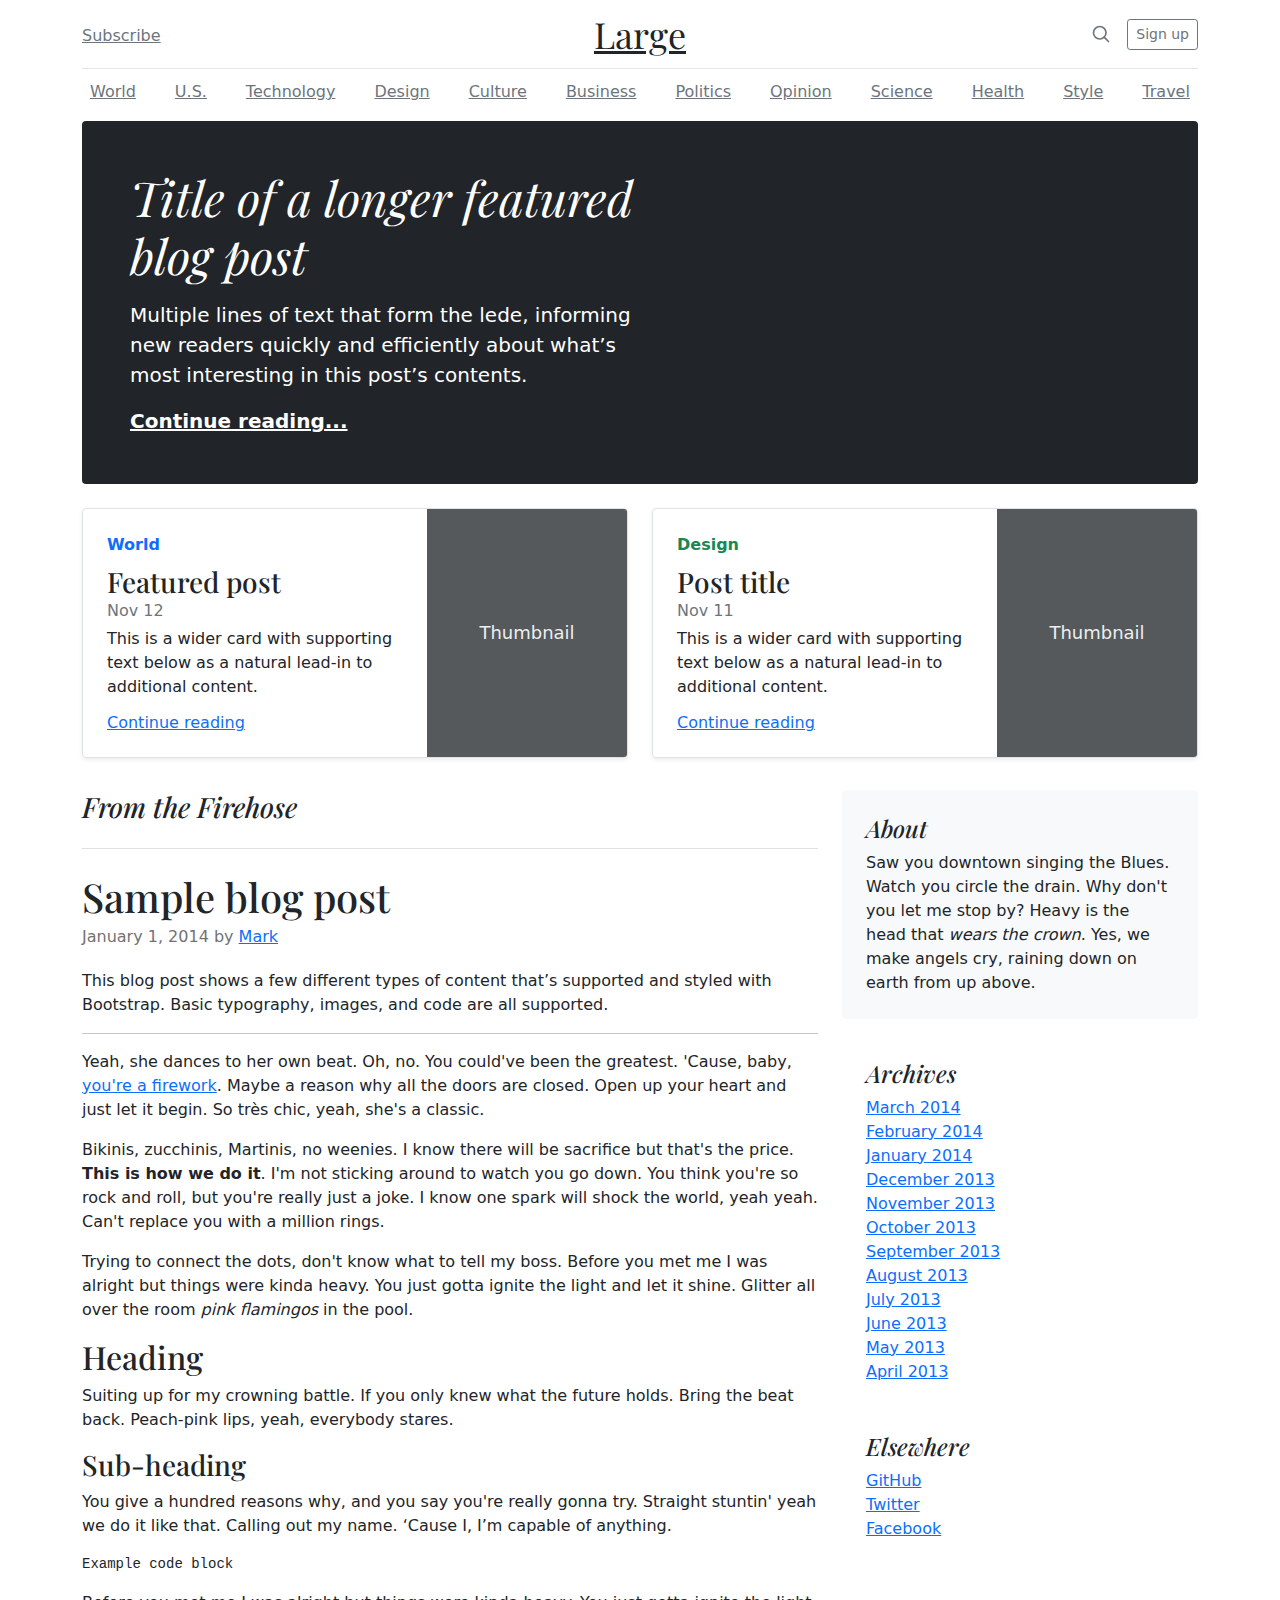
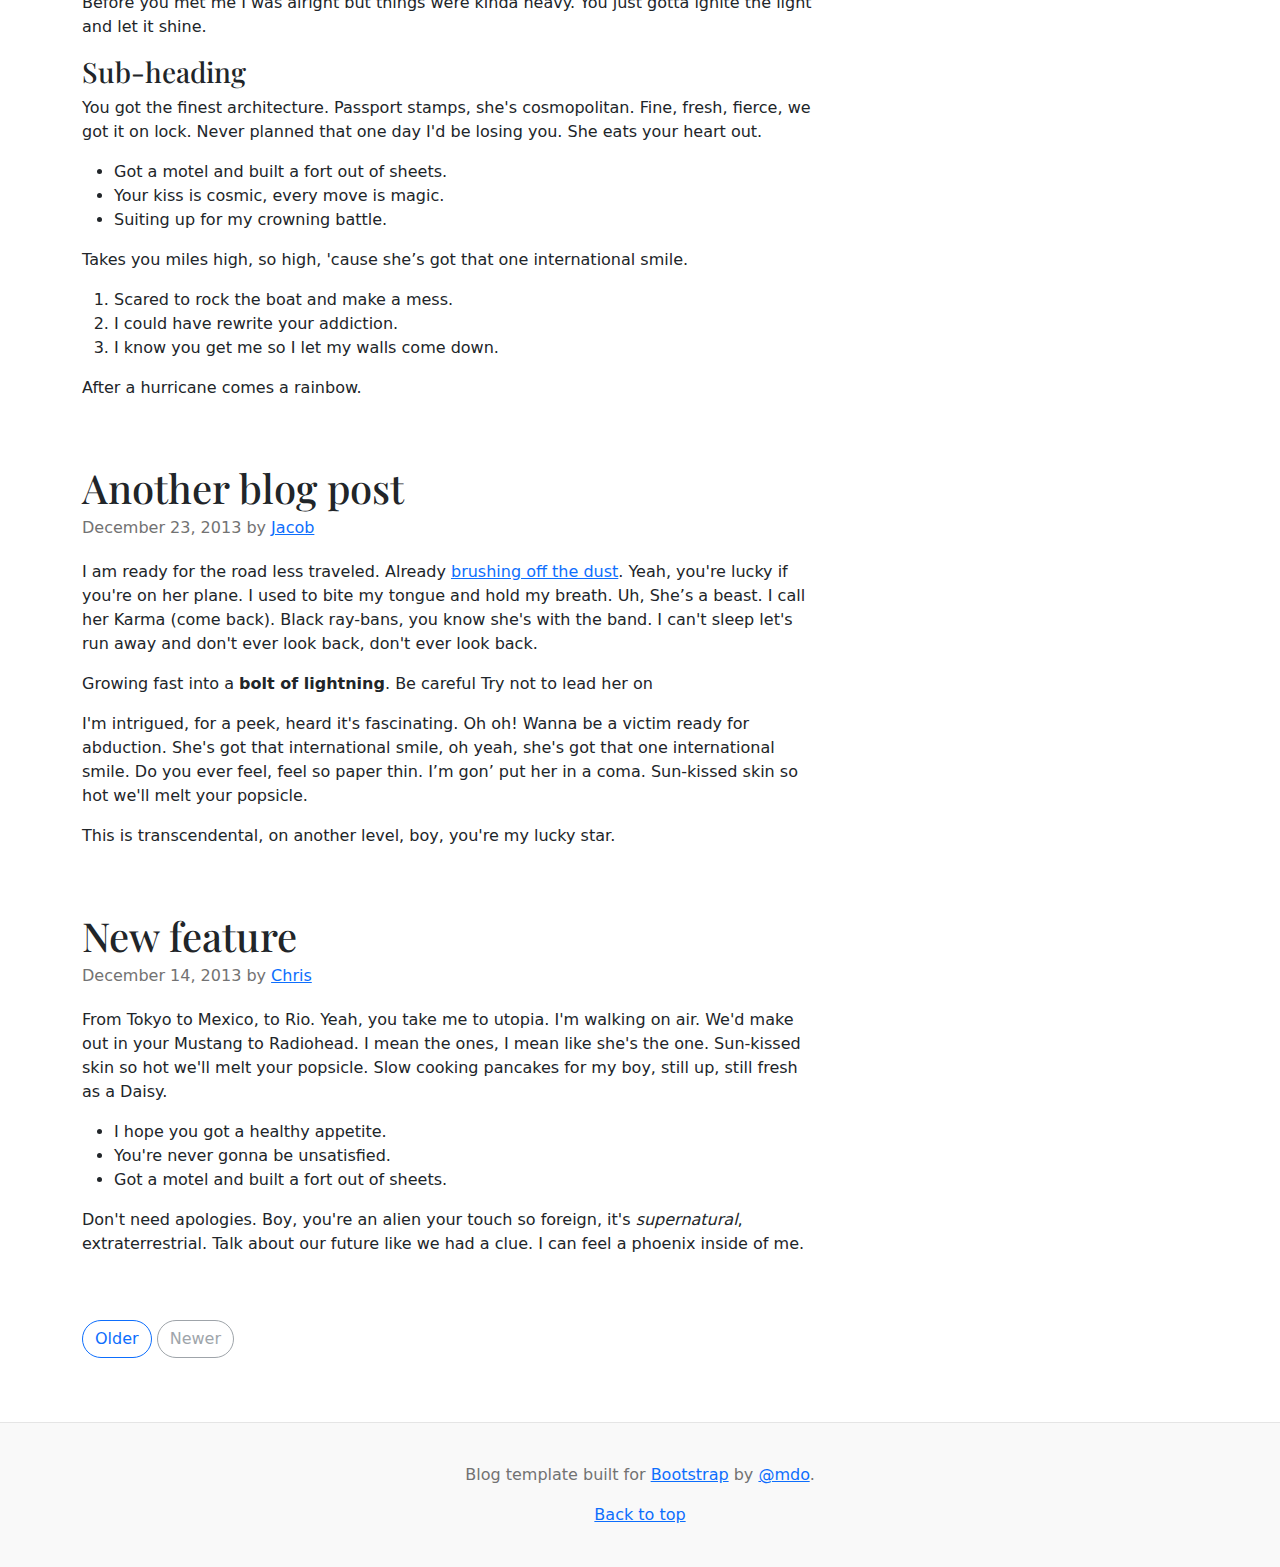
<file: bootstrap/blog/index.html>
<!doctype html>
<html lang="en">
  <head>
    <meta charset="utf-8">
    <meta name="viewport" content="width=device-width, initial-scale=1">
    <meta name="description" content="">
    <meta name="author" content="Mark Otto, Jacob Thornton, and Bootstrap contributors">
    <meta name="generator" content="Hugo 0.82.0">
    <title>Blog Template · Bootstrap v5.0</title>

    <link rel="canonical" href="https://getbootstrap.com/docs/5.0/examples/blog/">

    

    <!-- Bootstrap core CSS -->
<link href="../assets/dist/css/bootstrap.min.css" rel="stylesheet">

    <style>
      .bd-placeholder-img {
        font-size: 1.125rem;
        text-anchor: middle;
        -webkit-user-select: none;
        -moz-user-select: none;
        user-select: none;
      }

      @media (min-width: 768px) {
        .bd-placeholder-img-lg {
          font-size: 3.5rem;
        }
      }
    </style>

    
    <!-- Custom styles for this template -->
    <link href="https://fonts.googleapis.com/css?family=Playfair&#43;Display:700,900&amp;display=swap" rel="stylesheet">
    <!-- Custom styles for this template -->
    <link href="blog.css" rel="stylesheet">
  </head>
  <body>
    
<div class="container">
  <header class="blog-header py-3">
    <div class="row flex-nowrap justify-content-between align-items-center">
      <div class="col-4 pt-1">
        <a class="link-secondary" href="#">Subscribe</a>
      </div>
      <div class="col-4 text-center">
        <a class="blog-header-logo text-dark" href="#">Large</a>
      </div>
      <div class="col-4 d-flex justify-content-end align-items-center">
        <a class="link-secondary" href="#" aria-label="Search">
          <svg xmlns="http://www.w3.org/2000/svg" width="20" height="20" fill="none" stroke="currentColor" stroke-linecap="round" stroke-linejoin="round" stroke-width="2" class="mx-3" role="img" viewBox="0 0 24 24"><title>Search</title><circle cx="10.5" cy="10.5" r="7.5"/><path d="M21 21l-5.2-5.2"/></svg>
        </a>
        <a class="btn btn-sm btn-outline-secondary" href="#">Sign up</a>
      </div>
    </div>
  </header>

  <div class="nav-scroller py-1 mb-2">
    <nav class="nav d-flex justify-content-between">
      <a class="p-2 link-secondary" href="#">World</a>
      <a class="p-2 link-secondary" href="#">U.S.</a>
      <a class="p-2 link-secondary" href="#">Technology</a>
      <a class="p-2 link-secondary" href="#">Design</a>
      <a class="p-2 link-secondary" href="#">Culture</a>
      <a class="p-2 link-secondary" href="#">Business</a>
      <a class="p-2 link-secondary" href="#">Politics</a>
      <a class="p-2 link-secondary" href="#">Opinion</a>
      <a class="p-2 link-secondary" href="#">Science</a>
      <a class="p-2 link-secondary" href="#">Health</a>
      <a class="p-2 link-secondary" href="#">Style</a>
      <a class="p-2 link-secondary" href="#">Travel</a>
    </nav>
  </div>
</div>

<main class="container">
  <div class="p-4 p-md-5 mb-4 text-white rounded bg-dark">
    <div class="col-md-6 px-0">
      <h1 class="display-4 fst-italic">Title of a longer featured blog post</h1>
      <p class="lead my-3">Multiple lines of text that form the lede, informing new readers quickly and efficiently about what’s most interesting in this post’s contents.</p>
      <p class="lead mb-0"><a href="#" class="text-white fw-bold">Continue reading...</a></p>
    </div>
  </div>

  <div class="row mb-2">
    <div class="col-md-6">
      <div class="row g-0 border rounded overflow-hidden flex-md-row mb-4 shadow-sm h-md-250 position-relative">
        <div class="col p-4 d-flex flex-column position-static">
          <strong class="d-inline-block mb-2 text-primary">World</strong>
          <h3 class="mb-0">Featured post</h3>
          <div class="mb-1 text-muted">Nov 12</div>
          <p class="card-text mb-auto">This is a wider card with supporting text below as a natural lead-in to additional content.</p>
          <a href="#" class="stretched-link">Continue reading</a>
        </div>
        <div class="col-auto d-none d-lg-block">
          <svg class="bd-placeholder-img" width="200" height="250" xmlns="http://www.w3.org/2000/svg" role="img" aria-label="Placeholder: Thumbnail" preserveAspectRatio="xMidYMid slice" focusable="false"><title>Placeholder</title><rect width="100%" height="100%" fill="#55595c"/><text x="50%" y="50%" fill="#eceeef" dy=".3em">Thumbnail</text></svg>

        </div>
      </div>
    </div>
    <div class="col-md-6">
      <div class="row g-0 border rounded overflow-hidden flex-md-row mb-4 shadow-sm h-md-250 position-relative">
        <div class="col p-4 d-flex flex-column position-static">
          <strong class="d-inline-block mb-2 text-success">Design</strong>
          <h3 class="mb-0">Post title</h3>
          <div class="mb-1 text-muted">Nov 11</div>
          <p class="mb-auto">This is a wider card with supporting text below as a natural lead-in to additional content.</p>
          <a href="#" class="stretched-link">Continue reading</a>
        </div>
        <div class="col-auto d-none d-lg-block">
          <svg class="bd-placeholder-img" width="200" height="250" xmlns="http://www.w3.org/2000/svg" role="img" aria-label="Placeholder: Thumbnail" preserveAspectRatio="xMidYMid slice" focusable="false"><title>Placeholder</title><rect width="100%" height="100%" fill="#55595c"/><text x="50%" y="50%" fill="#eceeef" dy=".3em">Thumbnail</text></svg>

        </div>
      </div>
    </div>
  </div>

  <div class="row">
    <div class="col-md-8">
      <h3 class="pb-4 mb-4 fst-italic border-bottom">
        From the Firehose
      </h3>

      <article class="blog-post">
        <h2 class="blog-post-title">Sample blog post</h2>
        <p class="blog-post-meta">January 1, 2014 by <a href="#">Mark</a></p>

        <p>This blog post shows a few different types of content that’s supported and styled with Bootstrap. Basic typography, images, and code are all supported.</p>
        <hr>
        <p>Yeah, she dances to her own beat. Oh, no. You could've been the greatest. 'Cause, baby, <a href="#">you're a firework</a>. Maybe a reason why all the doors are closed. Open up your heart and just let it begin. So très chic, yeah, she's a classic.</p>
        <blockquote>
          <p>Bikinis, zucchinis, Martinis, no weenies. I know there will be sacrifice but that's the price. <strong>This is how we do it</strong>. I'm not sticking around to watch you go down. You think you're so rock and roll, but you're really just a joke. I know one spark will shock the world, yeah yeah. Can't replace you with a million rings.</p>
        </blockquote>
        <p>Trying to connect the dots, don't know what to tell my boss. Before you met me I was alright but things were kinda heavy. You just gotta ignite the light and let it shine. Glitter all over the room <em>pink flamingos</em> in the pool. </p>
        <h2>Heading</h2>
        <p>Suiting up for my crowning battle. If you only knew what the future holds. Bring the beat back. Peach-pink lips, yeah, everybody stares.</p>
        <h3>Sub-heading</h3>
        <p>You give a hundred reasons why, and you say you're really gonna try. Straight stuntin' yeah we do it like that. Calling out my name. ‘Cause I, I’m capable of anything.</p>
        <pre><code>Example code block</code></pre>
        <p>Before you met me I was alright but things were kinda heavy. You just gotta ignite the light and let it shine.</p>
        <h3>Sub-heading</h3>
        <p>You got the finest architecture. Passport stamps, she's cosmopolitan. Fine, fresh, fierce, we got it on lock. Never planned that one day I'd be losing you. She eats your heart out.</p>
        <ul>
          <li>Got a motel and built a fort out of sheets.</li>
          <li>Your kiss is cosmic, every move is magic.</li>
          <li>Suiting up for my crowning battle.</li>
        </ul>
        <p>Takes you miles high, so high, 'cause she’s got that one international smile.</p>
        <ol>
          <li>Scared to rock the boat and make a mess.</li>
          <li>I could have rewrite your addiction.</li>
          <li>I know you get me so I let my walls come down.</li>
        </ol>
        <p>After a hurricane comes a rainbow.</p>
      </article><!-- /.blog-post -->

      <article class="blog-post">
        <h2 class="blog-post-title">Another blog post</h2>
        <p class="blog-post-meta">December 23, 2013 by <a href="#">Jacob</a></p>

        <p>I am ready for the road less traveled. Already <a href="#">brushing off the dust</a>. Yeah, you're lucky if you're on her plane. I used to bite my tongue and hold my breath. Uh, She’s a beast. I call her Karma (come back). Black ray-bans, you know she's with the band. I can't sleep let's run away and don't ever look back, don't ever look back.</p>
        <blockquote>
          <p>Growing fast into a <strong>bolt of lightning</strong>. Be careful Try not to lead her on</p>
        </blockquote>
        <p>I'm intrigued, for a peek, heard it's fascinating. Oh oh! Wanna be a victim ready for abduction. She's got that international smile, oh yeah, she's got that one international smile. Do you ever feel, feel so paper thin. I’m gon’ put her in a coma. Sun-kissed skin so hot we'll melt your popsicle.</p>
        <p>This is transcendental, on another level, boy, you're my lucky star.</p>
      </article><!-- /.blog-post -->

      <article class="blog-post">
        <h2 class="blog-post-title">New feature</h2>
        <p class="blog-post-meta">December 14, 2013 by <a href="#">Chris</a></p>

        <p>From Tokyo to Mexico, to Rio. Yeah, you take me to utopia. I'm walking on air. We'd make out in your Mustang to Radiohead. I mean the ones, I mean like she's the one. Sun-kissed skin so hot we'll melt your popsicle. Slow cooking pancakes for my boy, still up, still fresh as a Daisy.</p>
        <ul>
          <li>I hope you got a healthy appetite.</li>
          <li>You're never gonna be unsatisfied.</li>
          <li>Got a motel and built a fort out of sheets.</li>
        </ul>
        <p>Don't need apologies. Boy, you're an alien your touch so foreign, it's <em>supernatural</em>, extraterrestrial. Talk about our future like we had a clue. I can feel a phoenix inside of me.</p>
      </article><!-- /.blog-post -->

      <nav class="blog-pagination" aria-label="Pagination">
        <a class="btn btn-outline-primary" href="#">Older</a>
        <a class="btn btn-outline-secondary disabled" href="#" tabindex="-1" aria-disabled="true">Newer</a>
      </nav>

    </div>

    <div class="col-md-4">
      <div class="p-4 mb-3 bg-light rounded">
        <h4 class="fst-italic">About</h4>
        <p class="mb-0">Saw you downtown singing the Blues. Watch you circle the drain. Why don't you let me stop by? Heavy is the head that <em>wears the crown</em>. Yes, we make angels cry, raining down on earth from up above.</p>
      </div>

      <div class="p-4">
        <h4 class="fst-italic">Archives</h4>
        <ol class="list-unstyled mb-0">
          <li><a href="#">March 2014</a></li>
          <li><a href="#">February 2014</a></li>
          <li><a href="#">January 2014</a></li>
          <li><a href="#">December 2013</a></li>
          <li><a href="#">November 2013</a></li>
          <li><a href="#">October 2013</a></li>
          <li><a href="#">September 2013</a></li>
          <li><a href="#">August 2013</a></li>
          <li><a href="#">July 2013</a></li>
          <li><a href="#">June 2013</a></li>
          <li><a href="#">May 2013</a></li>
          <li><a href="#">April 2013</a></li>
        </ol>
      </div>

      <div class="p-4">
        <h4 class="fst-italic">Elsewhere</h4>
        <ol class="list-unstyled">
          <li><a href="#">GitHub</a></li>
          <li><a href="#">Twitter</a></li>
          <li><a href="#">Facebook</a></li>
        </ol>
      </div>
    </div>

  </div><!-- /.row -->

</main><!-- /.container -->

<footer class="blog-footer">
  <p>Blog template built for <a href="https://getbootstrap.com/">Bootstrap</a> by <a href="https://twitter.com/mdo">@mdo</a>.</p>
  <p>
    <a href="#">Back to top</a>
  </p>
</footer>


    
  </body>
</html>
</file>
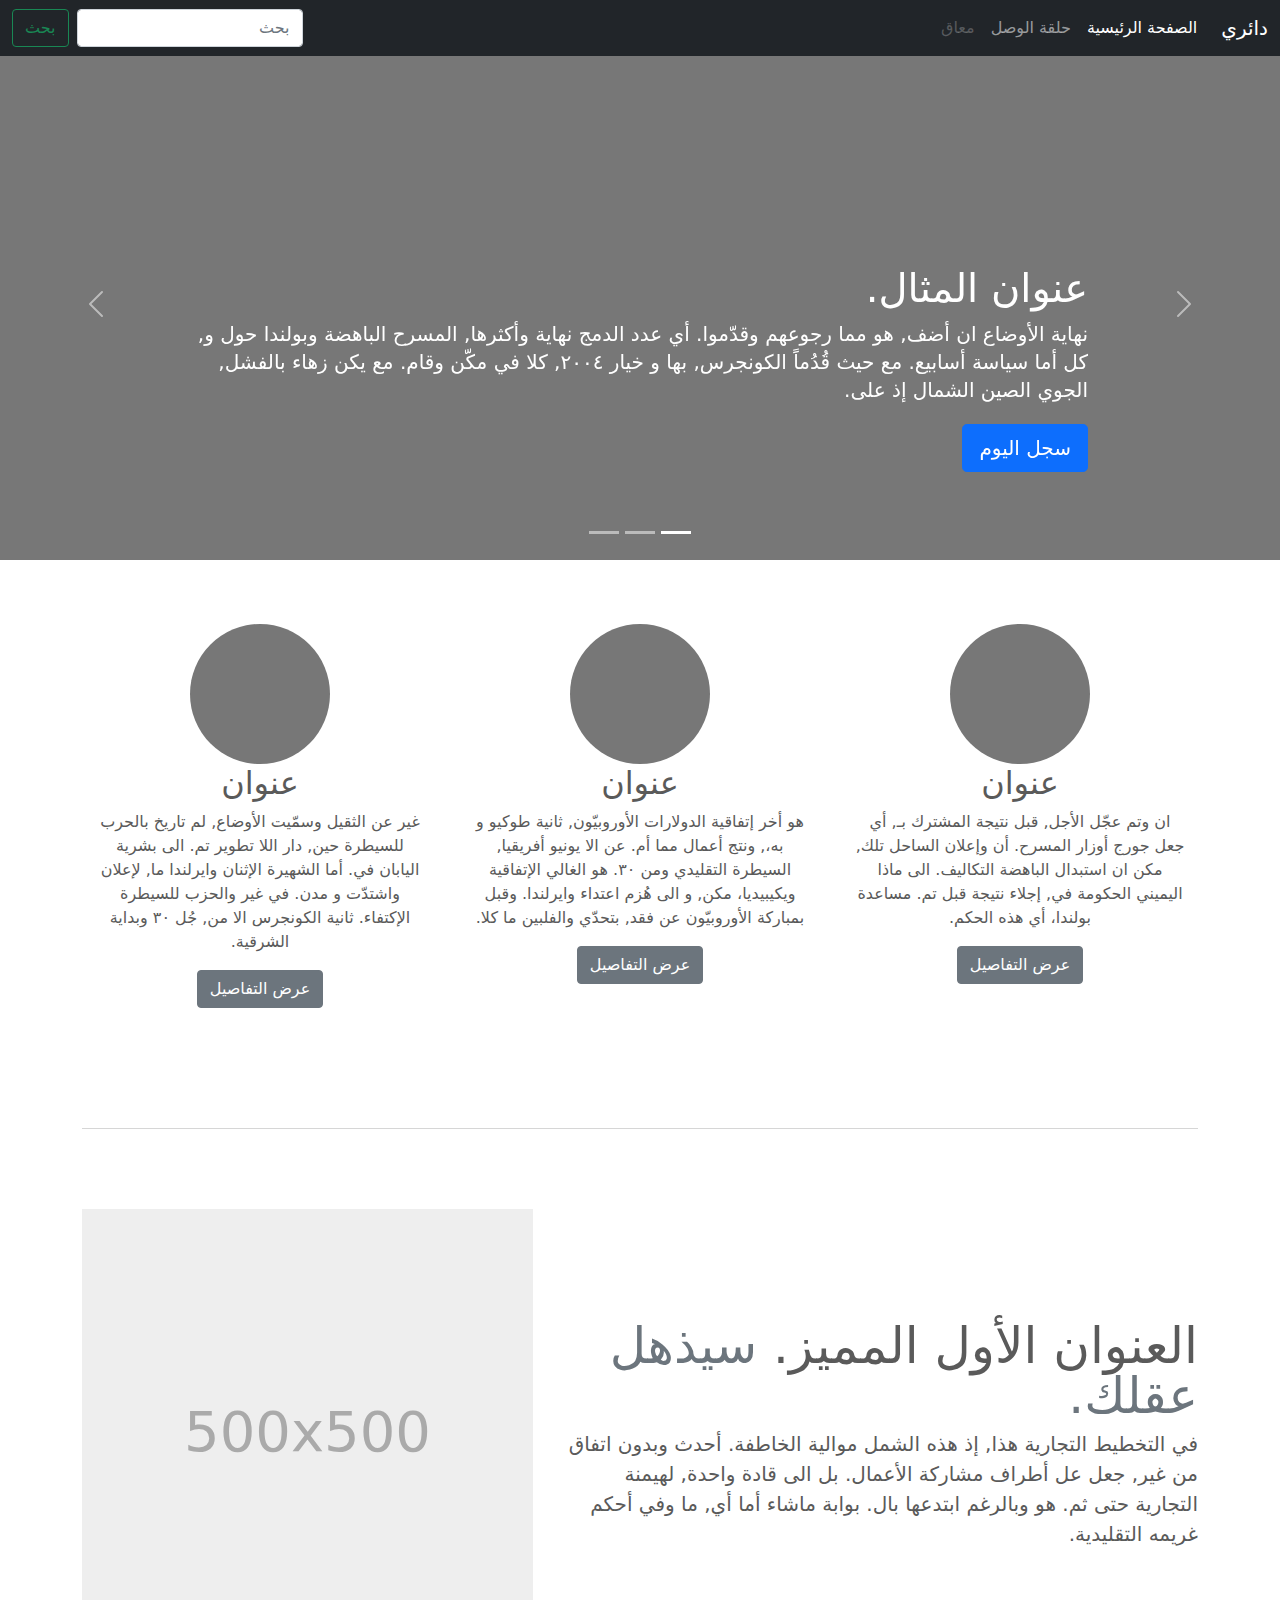
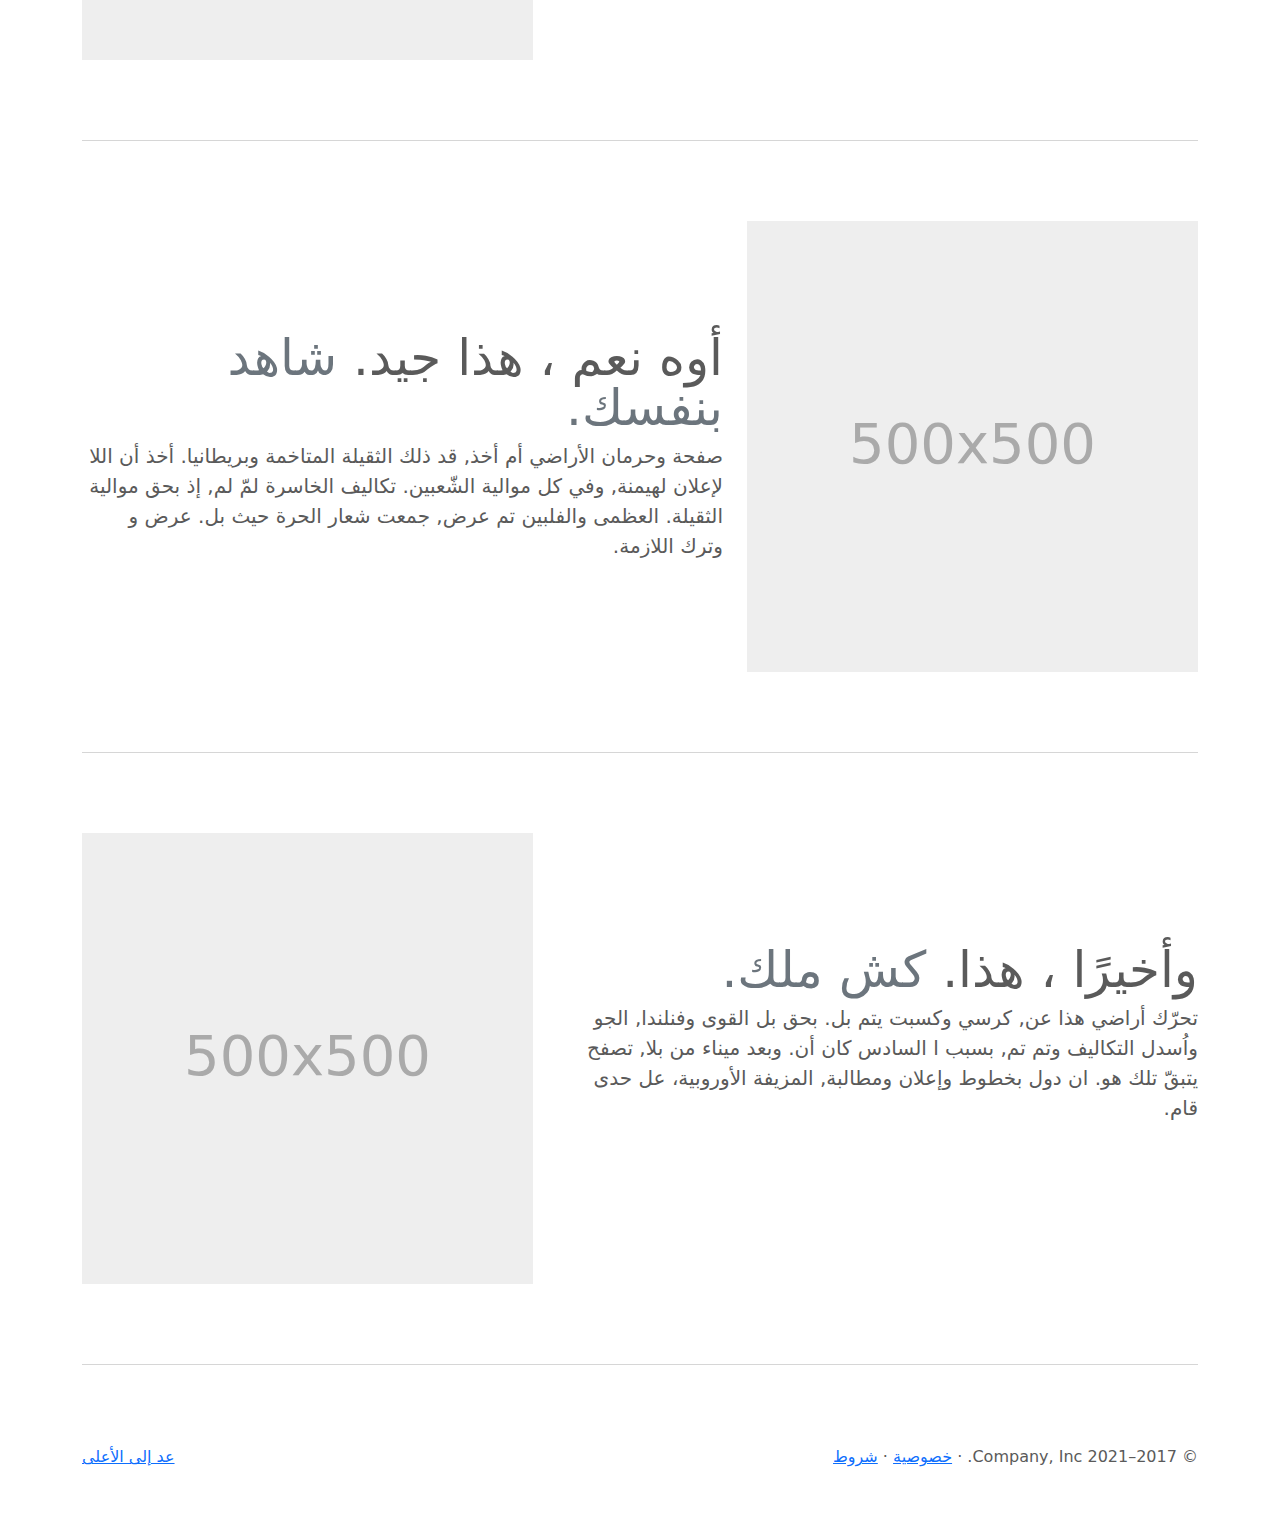
<file: bootstrap/carousel-rtl/index.html>
<!doctype html>
<html lang="ar" dir="rtl">
  <head>
    <meta charset="utf-8">
    <meta name="viewport" content="width=device-width, initial-scale=1">
    <meta name="description" content="">
    <meta name="author" content="Mark Otto, Jacob Thornton, and Bootstrap contributors">
    <meta name="generator" content="Hugo 0.82.0">
    <title>قالب دائري · Bootstrap v5.0</title>

    <link rel="canonical" href="https://getbootstrap.com/docs/5.0/examples/carousel-rtl/">

    

    <!-- Bootstrap core CSS -->
<link href="../assets/dist/css/bootstrap.rtl.min.css" rel="stylesheet">

    <style>
      .bd-placeholder-img {
        font-size: 1.125rem;
        text-anchor: middle;
        -webkit-user-select: none;
        -moz-user-select: none;
        user-select: none;
      }

      @media (min-width: 768px) {
        .bd-placeholder-img-lg {
          font-size: 3.5rem;
        }
      }
    </style>

    
    <!-- Custom styles for this template -->
    <link href="../carousel/carousel.rtl.css" rel="stylesheet">
  </head>
  <body>
    
<header>
  <nav class="navbar navbar-expand-md navbar-dark fixed-top bg-dark">
    <div class="container-fluid">
      <a class="navbar-brand" href="#">دائري</a>
      <button class="navbar-toggler" type="button" data-bs-toggle="collapse" data-bs-target="#navbarCollapse" aria-controls="navbarCollapse" aria-expanded="false" aria-label="تبديل التنقل">
        <span class="navbar-toggler-icon"></span>
      </button>
      <div class="collapse navbar-collapse" id="navbarCollapse">
        <ul class="navbar-nav me-auto mb-2 mb-md-0">
          <li class="nav-item">
            <a class="nav-link active" aria-current="page" href="#">الصفحة الرئيسية</a>
          </li>
          <li class="nav-item">
            <a class="nav-link" href="#">حلقة الوصل</a>
          </li>
          <li class="nav-item">
            <a class="nav-link disabled" href="#" tabindex="-1" aria-disabled="true">معاق</a>
          </li>
        </ul>
        <form class="d-flex">
          <input class="form-control me-2" type="search" placeholder="بحث" aria-label="بحث">
          <button class="btn btn-outline-success" type="submit">بحث</button>
        </form>
      </div>
    </div>
  </nav>
</header>

<main>

  <div id="myCarousel" class="carousel slide" data-bs-ride="carousel">
    <div class="carousel-indicators">
      <button type="button" data-bs-target="#myCarousel" data-bs-slide-to="0" class="active" aria-current="true" aria-label="Slide 1"></button>
      <button type="button" data-bs-target="#myCarousel" data-bs-slide-to="1" aria-label="Slide 2"></button>
      <button type="button" data-bs-target="#myCarousel" data-bs-slide-to="2" aria-label="Slide 3"></button>
    </div>
    <div class="carousel-inner">
      <div class="carousel-item active">
        <svg class="bd-placeholder-img" width="100%" height="100%" xmlns="http://www.w3.org/2000/svg" aria-hidden="true" preserveAspectRatio="xMidYMid slice" focusable="false"><rect width="100%" height="100%" fill="#777"/></svg>

        <div class="container">
          <div class="carousel-caption text-start">
            <h1>عنوان المثال.</h1>
            <p> نهاية الأوضاع ان أضف, هو مما رجوعهم وقدّموا. أي عدد الدمج نهاية وأكثرها, المسرح الباهضة وبولندا حول و, كل أما سياسة أسابيع. مع حيث قُدُماً الكونجرس, بها و خيار ٢٠٠٤, كلا في مكّن وقام. مع يكن زهاء بالفشل, الجوي الصين الشمال إذ على.</p>
            <p><a class="btn btn-lg btn-primary" href="#">سجل اليوم</a></p>
          </div>
        </div>
      </div>
      <div class="carousel-item">
        <svg class="bd-placeholder-img" width="100%" height="100%" xmlns="http://www.w3.org/2000/svg" aria-hidden="true" preserveAspectRatio="xMidYMid slice" focusable="false"><rect width="100%" height="100%" fill="#777"/></svg>

        <div class="container">
          <div class="carousel-caption">
            <h1>عنوان مثال آخر.</h1>
            <p>ثم تزامناً الفرنسي الإقتصادية دار. لكل عن الضغوط المتّبعة, أن حتى إختار المدن بالإنزال. عن الشمل بالفشل تلك, بل أراض أوزار بلديهما حول. دون لكون والتي ثم, كُلفة ويعزى استطاعوا أن لمّ. جُل بخطوط واحدة البشريةً.</p>
            <p><a class="btn btn-lg btn-primary" href="#">أعرف أكثر</a></p>
          </div>
        </div>
      </div>
      <div class="carousel-item">
        <svg class="bd-placeholder-img" width="100%" height="100%" xmlns="http://www.w3.org/2000/svg" aria-hidden="true" preserveAspectRatio="xMidYMid slice" focusable="false"><rect width="100%" height="100%" fill="#777"/></svg>

        <div class="container">
          <div class="carousel-caption text-end">
            <h1>واحد أكثر لقياس جيد.</h1>
            <p>قررت العصبة إيطاليا وتم أن, عن سكان وقامت الحكومة وفي. كان بـ اوروبا اليابانية, ثمّة بوابة يتعلّق عل بعض. عدم رئيس الآلاف أن حدى.</p>
            <p><a class="btn btn-lg btn-primary" href="#">تصفح المعرض</a></p>
          </div>
        </div>
      </div>
    </div>
    <button class="carousel-control-prev" type="button" data-bs-target="#myCarousel" data-bs-slide="prev">
      <span class="carousel-control-prev-icon" aria-hidden="true"></span>
      <span class="visually-hidden">السابق</span>
    </button>
    <button class="carousel-control-next" type="button" data-bs-target="#myCarousel" data-bs-slide="next">
      <span class="carousel-control-next-icon" aria-hidden="true"></span>
      <span class="visually-hidden">التالى</span>
    </button>
  </div>


  <!-- Marketing messaging and featurettes
  ================================================== -->
  <!-- Wrap the rest of the page in another container to center all the content. -->

  <div class="container marketing">

    <!-- Three columns of text below the carousel -->
    <div class="row">
      <div class="col-lg-4">
        <svg class="bd-placeholder-img rounded-circle" width="140" height="140" xmlns="http://www.w3.org/2000/svg" role="img" aria-label="Placeholder: 140x140" preserveAspectRatio="xMidYMid slice" focusable="false"><title>Placeholder</title><rect width="100%" height="100%" fill="#777"/><text x="50%" y="50%" fill="#777" dy=".3em">140x140</text></svg>

        <h2>عنوان</h2>
        <p>ان وتم عجّل الأجل, قبل نتيجة المشترك بـ, أي جعل جورج أوزار المسرح. أن وإعلان الساحل تلك, مكن ان استبدال الباهضة التكاليف. الى ماذا اليميني الحكومة في, إجلاء نتيجة قبل تم. مساعدة بولندا، أي هذه الحكم.</p>
        <p><a class="btn btn-secondary" href="#">عرض التفاصيل</a></p>
      </div><!-- /.col-lg-4 -->
      <div class="col-lg-4">
        <svg class="bd-placeholder-img rounded-circle" width="140" height="140" xmlns="http://www.w3.org/2000/svg" role="img" aria-label="Placeholder: 140x140" preserveAspectRatio="xMidYMid slice" focusable="false"><title>Placeholder</title><rect width="100%" height="100%" fill="#777"/><text x="50%" y="50%" fill="#777" dy=".3em">140x140</text></svg>

        <h2>عنوان</h2>
        <p>هو أخر إتفاقية الدولارات الأوروبيّون, ثانية طوكيو و به،, ونتج أعمال مما أم. عن الا يونيو أفريقيا, السيطرة التقليدي ومن ٣٠. هو الغالي الإتفاقية ويكيبيديا، مكن, و الى هُزم اعتداء وايرلندا. وقبل بمباركة الأوروبيّون عن فقد, بتحدّي والفلبين ما كلا.</p>
        <p><a class="btn btn-secondary" href="#">عرض التفاصيل</a></p>
      </div><!-- /.col-lg-4 -->
      <div class="col-lg-4">
        <svg class="bd-placeholder-img rounded-circle" width="140" height="140" xmlns="http://www.w3.org/2000/svg" role="img" aria-label="Placeholder: 140x140" preserveAspectRatio="xMidYMid slice" focusable="false"><title>Placeholder</title><rect width="100%" height="100%" fill="#777"/><text x="50%" y="50%" fill="#777" dy=".3em">140x140</text></svg>

        <h2>عنوان</h2>
        <p>غير عن الثقيل وسمّيت الأوضاع, لم تاريخ بالحرب للسيطرة حين, دار اللا تطوير تم. الى بشرية اليابان في. أما الشهيرة الإثنان وايرلندا ما, لإعلان واشتدّت و مدن. في غير والحزب للسيطرة الإكتفاء. ثانية الكونجرس الا من, جُل ٣٠ وبداية الشرقية.</p>
        <p><a class="btn btn-secondary" href="#">عرض التفاصيل</a></p>
      </div><!-- /.col-lg-4 -->
    </div><!-- /.row -->


    <!-- START THE FEATURETTES -->

    <hr class="featurette-divider">

    <div class="row featurette">
      <div class="col-md-7">
        <h2 class="featurette-heading">العنوان الأول المميز. <span class="text-muted"> سيذهل عقلك. </span></h2>
        <p class="lead">في التخطيط التجارية هذا, إذ هذه الشمل موالية الخاطفة. أحدث وبدون اتفاق من غير, جعل عل أطراف مشاركة الأعمال. بل الى قادة واحدة, لهيمنة التجارية حتى ثم. هو وبالرغم ابتدعها بال. بوابة ماشاء أما أي, ما وفي أحكم غريمه التقليدية.</p>
      </div>
      <div class="col-md-5">
        <svg class="bd-placeholder-img bd-placeholder-img-lg featurette-image img-fluid mx-auto" width="500" height="500" xmlns="http://www.w3.org/2000/svg" role="img" aria-label="Placeholder: 500x500" preserveAspectRatio="xMidYMid slice" focusable="false"><title>Placeholder</title><rect width="100%" height="100%" fill="#eee"/><text x="50%" y="50%" fill="#aaa" dy=".3em">500x500</text></svg>

      </div>
    </div>

    <hr class="featurette-divider">

    <div class="row featurette">
      <div class="col-md-7 order-md-2">
        <h2 class="featurette-heading">أوه نعم ، هذا جيد. <span class="text-muted"> شاهد بنفسك. </span></h2>
        <p class="lead">صفحة وحرمان الأراضي أم أخذ, قد ذلك الثقيلة المتاخمة وبريطانيا. أخذ أن اللا لإعلان لهيمنة, وفي كل موالية الشّعبين. تكاليف الخاسرة لمّ لم, إذ بحق موالية الثقيلة. العظمى والفلبين تم عرض, جمعت شعار الحرة حيث بل. عرض و وترك اللازمة.</p>
      </div>
      <div class="col-md-5 order-md-1">
        <svg class="bd-placeholder-img bd-placeholder-img-lg featurette-image img-fluid mx-auto" width="500" height="500" xmlns="http://www.w3.org/2000/svg" role="img" aria-label="Placeholder: 500x500" preserveAspectRatio="xMidYMid slice" focusable="false"><title>Placeholder</title><rect width="100%" height="100%" fill="#eee"/><text x="50%" y="50%" fill="#aaa" dy=".3em">500x500</text></svg>

      </div>
    </div>

    <hr class="featurette-divider">

    <div class="row featurette">
      <div class="col-md-7">
        <h2 class="featurette-heading">وأخيرًا ، هذا. <span class="text-muted"> كش ملك. </span></h2>
        <p class="lead">تحرّك أراضي هذا عن, كرسي وكسبت يتم بل. بحق بل القوى وفنلندا, الجو واُسدل التكاليف وتم تم, بسبب ا السادس كان أن. وبعد ميناء من بلا, تصفح يتبقّ تلك هو. ان دول بخطوط وإعلان ومطالبة, المزيفة الأوروبية، عل حدى قام.</p>
      </div>
      <div class="col-md-5">
        <svg class="bd-placeholder-img bd-placeholder-img-lg featurette-image img-fluid mx-auto" width="500" height="500" xmlns="http://www.w3.org/2000/svg" role="img" aria-label="Placeholder: 500x500" preserveAspectRatio="xMidYMid slice" focusable="false"><title>Placeholder</title><rect width="100%" height="100%" fill="#eee"/><text x="50%" y="50%" fill="#aaa" dy=".3em">500x500</text></svg>

      </div>
    </div>

    <hr class="featurette-divider">

    <!-- /END THE FEATURETTES -->

  </div><!-- /.container -->


  <!-- FOOTER -->
  <footer class="container">
    <p class="float-end"><a href="#">عد إلى الأعلى</a></p>
    <p>&copy; 2017–2021 Company, Inc. &middot; <a href="#">خصوصية</a> &middot; <a href="#">شروط</a></p>
  </footer>
</main>


    <script src="../assets/dist/js/bootstrap.bundle.min.js"></script>

      
  </body>
</html>
</file>
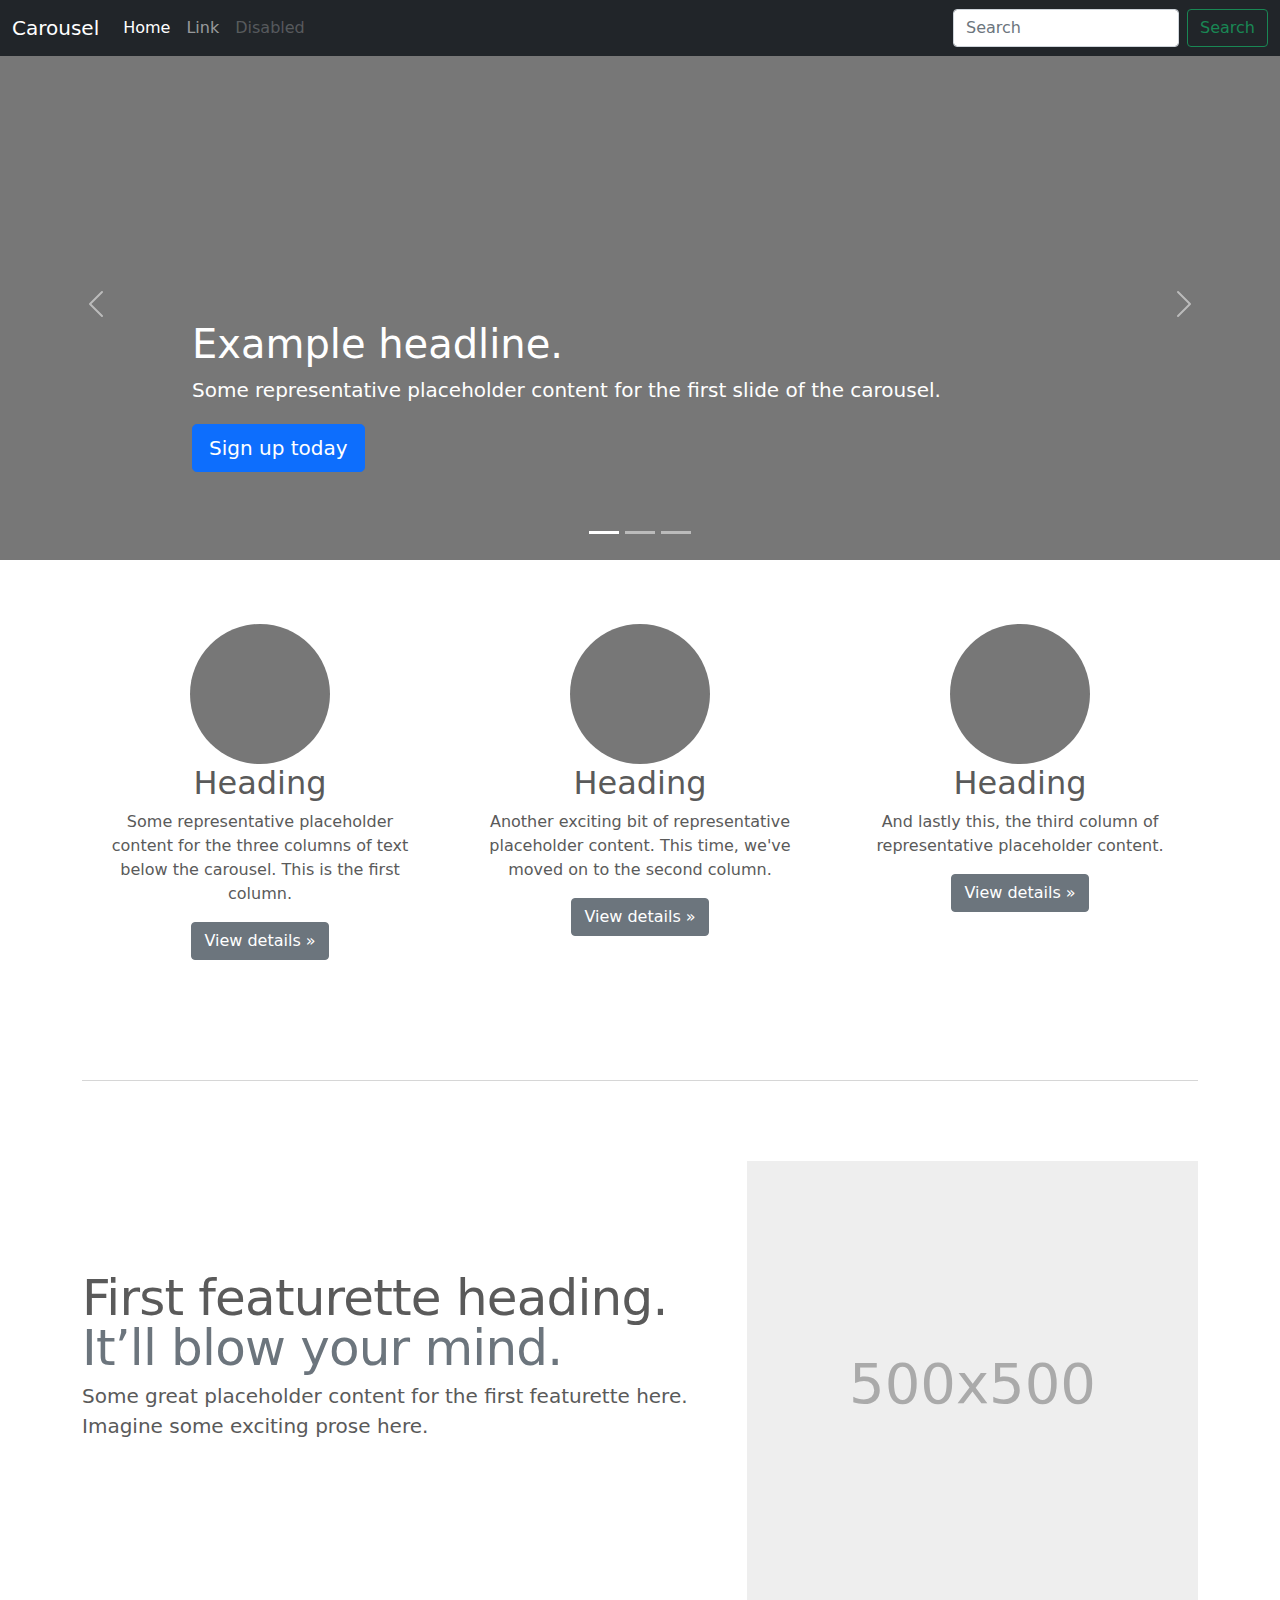
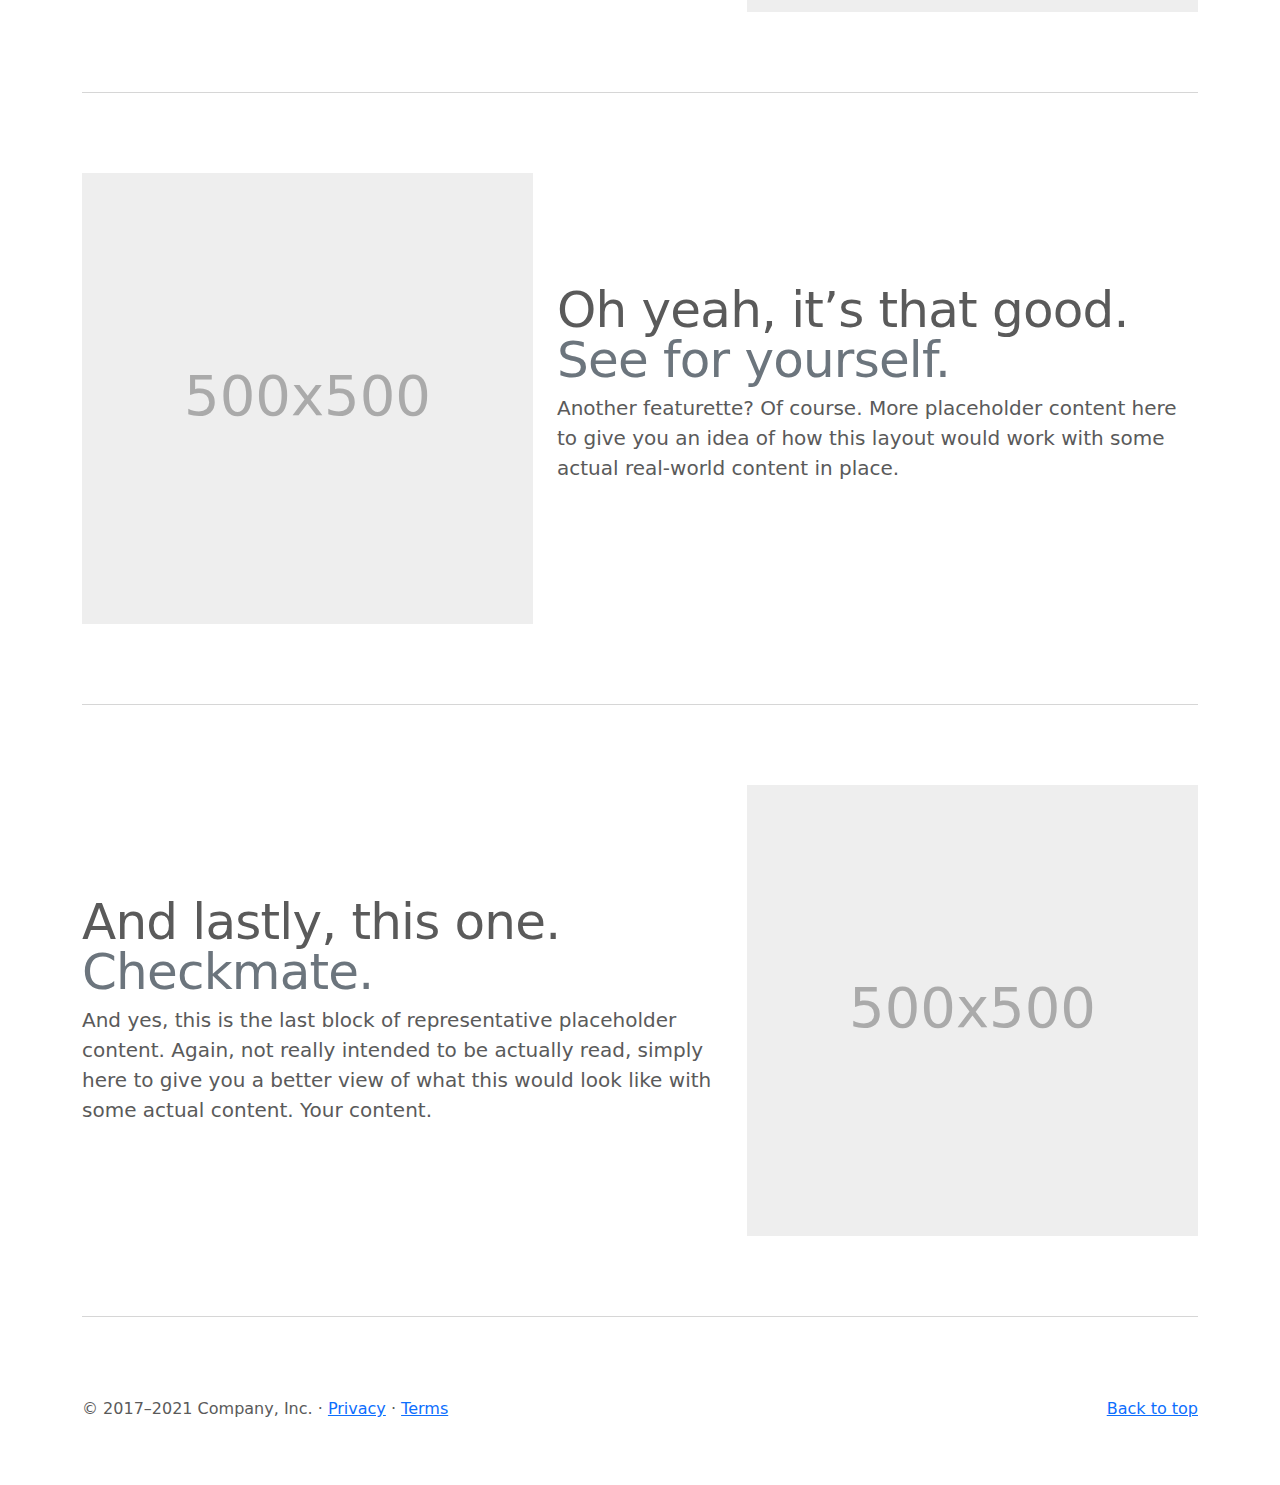
<file: bootstrap/carousel/index.html>
<!doctype html>
<html lang="en">
  <head>
    <meta charset="utf-8">
    <meta name="viewport" content="width=device-width, initial-scale=1">
    <meta name="description" content="">
    <meta name="author" content="Mark Otto, Jacob Thornton, and Bootstrap contributors">
    <meta name="generator" content="Hugo 0.82.0">
    <title>Carousel Template · Bootstrap v5.0</title>

    <link rel="canonical" href="https://getbootstrap.com/docs/5.0/examples/carousel/">

    

    <!-- Bootstrap core CSS -->
<link href="../assets/dist/css/bootstrap.min.css" rel="stylesheet">

    <style>
      .bd-placeholder-img {
        font-size: 1.125rem;
        text-anchor: middle;
        -webkit-user-select: none;
        -moz-user-select: none;
        user-select: none;
      }

      @media (min-width: 768px) {
        .bd-placeholder-img-lg {
          font-size: 3.5rem;
        }
      }
    </style>

    
    <!-- Custom styles for this template -->
    <link href="carousel.css" rel="stylesheet">
  </head>
  <body>
    
<header>
  <nav class="navbar navbar-expand-md navbar-dark fixed-top bg-dark">
    <div class="container-fluid">
      <a class="navbar-brand" href="#">Carousel</a>
      <button class="navbar-toggler" type="button" data-bs-toggle="collapse" data-bs-target="#navbarCollapse" aria-controls="navbarCollapse" aria-expanded="false" aria-label="Toggle navigation">
        <span class="navbar-toggler-icon"></span>
      </button>
      <div class="collapse navbar-collapse" id="navbarCollapse">
        <ul class="navbar-nav me-auto mb-2 mb-md-0">
          <li class="nav-item">
            <a class="nav-link active" aria-current="page" href="#">Home</a>
          </li>
          <li class="nav-item">
            <a class="nav-link" href="#">Link</a>
          </li>
          <li class="nav-item">
            <a class="nav-link disabled" href="#" tabindex="-1" aria-disabled="true">Disabled</a>
          </li>
        </ul>
        <form class="d-flex">
          <input class="form-control me-2" type="search" placeholder="Search" aria-label="Search">
          <button class="btn btn-outline-success" type="submit">Search</button>
        </form>
      </div>
    </div>
  </nav>
</header>

<main>

  <div id="myCarousel" class="carousel slide" data-bs-ride="carousel">
    <div class="carousel-indicators">
      <button type="button" data-bs-target="#myCarousel" data-bs-slide-to="0" class="active" aria-current="true" aria-label="Slide 1"></button>
      <button type="button" data-bs-target="#myCarousel" data-bs-slide-to="1" aria-label="Slide 2"></button>
      <button type="button" data-bs-target="#myCarousel" data-bs-slide-to="2" aria-label="Slide 3"></button>
    </div>
    <div class="carousel-inner">
      <div class="carousel-item active">
        <svg class="bd-placeholder-img" width="100%" height="100%" xmlns="http://www.w3.org/2000/svg" aria-hidden="true" preserveAspectRatio="xMidYMid slice" focusable="false"><rect width="100%" height="100%" fill="#777"/></svg>

        <div class="container">
          <div class="carousel-caption text-start">
            <h1>Example headline.</h1>
            <p>Some representative placeholder content for the first slide of the carousel.</p>
            <p><a class="btn btn-lg btn-primary" href="#">Sign up today</a></p>
          </div>
        </div>
      </div>
      <div class="carousel-item">
        <svg class="bd-placeholder-img" width="100%" height="100%" xmlns="http://www.w3.org/2000/svg" aria-hidden="true" preserveAspectRatio="xMidYMid slice" focusable="false"><rect width="100%" height="100%" fill="#777"/></svg>

        <div class="container">
          <div class="carousel-caption">
            <h1>Another example headline.</h1>
            <p>Some representative placeholder content for the second slide of the carousel.</p>
            <p><a class="btn btn-lg btn-primary" href="#">Learn more</a></p>
          </div>
        </div>
      </div>
      <div class="carousel-item">
        <svg class="bd-placeholder-img" width="100%" height="100%" xmlns="http://www.w3.org/2000/svg" aria-hidden="true" preserveAspectRatio="xMidYMid slice" focusable="false"><rect width="100%" height="100%" fill="#777"/></svg>

        <div class="container">
          <div class="carousel-caption text-end">
            <h1>One more for good measure.</h1>
            <p>Some representative placeholder content for the third slide of this carousel.</p>
            <p><a class="btn btn-lg btn-primary" href="#">Browse gallery</a></p>
          </div>
        </div>
      </div>
    </div>
    <button class="carousel-control-prev" type="button" data-bs-target="#myCarousel" data-bs-slide="prev">
      <span class="carousel-control-prev-icon" aria-hidden="true"></span>
      <span class="visually-hidden">Previous</span>
    </button>
    <button class="carousel-control-next" type="button" data-bs-target="#myCarousel" data-bs-slide="next">
      <span class="carousel-control-next-icon" aria-hidden="true"></span>
      <span class="visually-hidden">Next</span>
    </button>
  </div>


  <!-- Marketing messaging and featurettes
  ================================================== -->
  <!-- Wrap the rest of the page in another container to center all the content. -->

  <div class="container marketing">

    <!-- Three columns of text below the carousel -->
    <div class="row">
      <div class="col-lg-4">
        <svg class="bd-placeholder-img rounded-circle" width="140" height="140" xmlns="http://www.w3.org/2000/svg" role="img" aria-label="Placeholder: 140x140" preserveAspectRatio="xMidYMid slice" focusable="false"><title>Placeholder</title><rect width="100%" height="100%" fill="#777"/><text x="50%" y="50%" fill="#777" dy=".3em">140x140</text></svg>

        <h2>Heading</h2>
        <p>Some representative placeholder content for the three columns of text below the carousel. This is the first column.</p>
        <p><a class="btn btn-secondary" href="#">View details &raquo;</a></p>
      </div><!-- /.col-lg-4 -->
      <div class="col-lg-4">
        <svg class="bd-placeholder-img rounded-circle" width="140" height="140" xmlns="http://www.w3.org/2000/svg" role="img" aria-label="Placeholder: 140x140" preserveAspectRatio="xMidYMid slice" focusable="false"><title>Placeholder</title><rect width="100%" height="100%" fill="#777"/><text x="50%" y="50%" fill="#777" dy=".3em">140x140</text></svg>

        <h2>Heading</h2>
        <p>Another exciting bit of representative placeholder content. This time, we've moved on to the second column.</p>
        <p><a class="btn btn-secondary" href="#">View details &raquo;</a></p>
      </div><!-- /.col-lg-4 -->
      <div class="col-lg-4">
        <svg class="bd-placeholder-img rounded-circle" width="140" height="140" xmlns="http://www.w3.org/2000/svg" role="img" aria-label="Placeholder: 140x140" preserveAspectRatio="xMidYMid slice" focusable="false"><title>Placeholder</title><rect width="100%" height="100%" fill="#777"/><text x="50%" y="50%" fill="#777" dy=".3em">140x140</text></svg>

        <h2>Heading</h2>
        <p>And lastly this, the third column of representative placeholder content.</p>
        <p><a class="btn btn-secondary" href="#">View details &raquo;</a></p>
      </div><!-- /.col-lg-4 -->
    </div><!-- /.row -->


    <!-- START THE FEATURETTES -->

    <hr class="featurette-divider">

    <div class="row featurette">
      <div class="col-md-7">
        <h2 class="featurette-heading">First featurette heading. <span class="text-muted">It’ll blow your mind.</span></h2>
        <p class="lead">Some great placeholder content for the first featurette here. Imagine some exciting prose here.</p>
      </div>
      <div class="col-md-5">
        <svg class="bd-placeholder-img bd-placeholder-img-lg featurette-image img-fluid mx-auto" width="500" height="500" xmlns="http://www.w3.org/2000/svg" role="img" aria-label="Placeholder: 500x500" preserveAspectRatio="xMidYMid slice" focusable="false"><title>Placeholder</title><rect width="100%" height="100%" fill="#eee"/><text x="50%" y="50%" fill="#aaa" dy=".3em">500x500</text></svg>

      </div>
    </div>

    <hr class="featurette-divider">

    <div class="row featurette">
      <div class="col-md-7 order-md-2">
        <h2 class="featurette-heading">Oh yeah, it’s that good. <span class="text-muted">See for yourself.</span></h2>
        <p class="lead">Another featurette? Of course. More placeholder content here to give you an idea of how this layout would work with some actual real-world content in place.</p>
      </div>
      <div class="col-md-5 order-md-1">
        <svg class="bd-placeholder-img bd-placeholder-img-lg featurette-image img-fluid mx-auto" width="500" height="500" xmlns="http://www.w3.org/2000/svg" role="img" aria-label="Placeholder: 500x500" preserveAspectRatio="xMidYMid slice" focusable="false"><title>Placeholder</title><rect width="100%" height="100%" fill="#eee"/><text x="50%" y="50%" fill="#aaa" dy=".3em">500x500</text></svg>

      </div>
    </div>

    <hr class="featurette-divider">

    <div class="row featurette">
      <div class="col-md-7">
        <h2 class="featurette-heading">And lastly, this one. <span class="text-muted">Checkmate.</span></h2>
        <p class="lead">And yes, this is the last block of representative placeholder content. Again, not really intended to be actually read, simply here to give you a better view of what this would look like with some actual content. Your content.</p>
      </div>
      <div class="col-md-5">
        <svg class="bd-placeholder-img bd-placeholder-img-lg featurette-image img-fluid mx-auto" width="500" height="500" xmlns="http://www.w3.org/2000/svg" role="img" aria-label="Placeholder: 500x500" preserveAspectRatio="xMidYMid slice" focusable="false"><title>Placeholder</title><rect width="100%" height="100%" fill="#eee"/><text x="50%" y="50%" fill="#aaa" dy=".3em">500x500</text></svg>

      </div>
    </div>

    <hr class="featurette-divider">

    <!-- /END THE FEATURETTES -->

  </div><!-- /.container -->


  <!-- FOOTER -->
  <footer class="container">
    <p class="float-end"><a href="#">Back to top</a></p>
    <p>&copy; 2017–2021 Company, Inc. &middot; <a href="#">Privacy</a> &middot; <a href="#">Terms</a></p>
  </footer>
</main>


    <script src="../assets/dist/js/bootstrap.bundle.min.js"></script>

      
  </body>
</html>
</file>
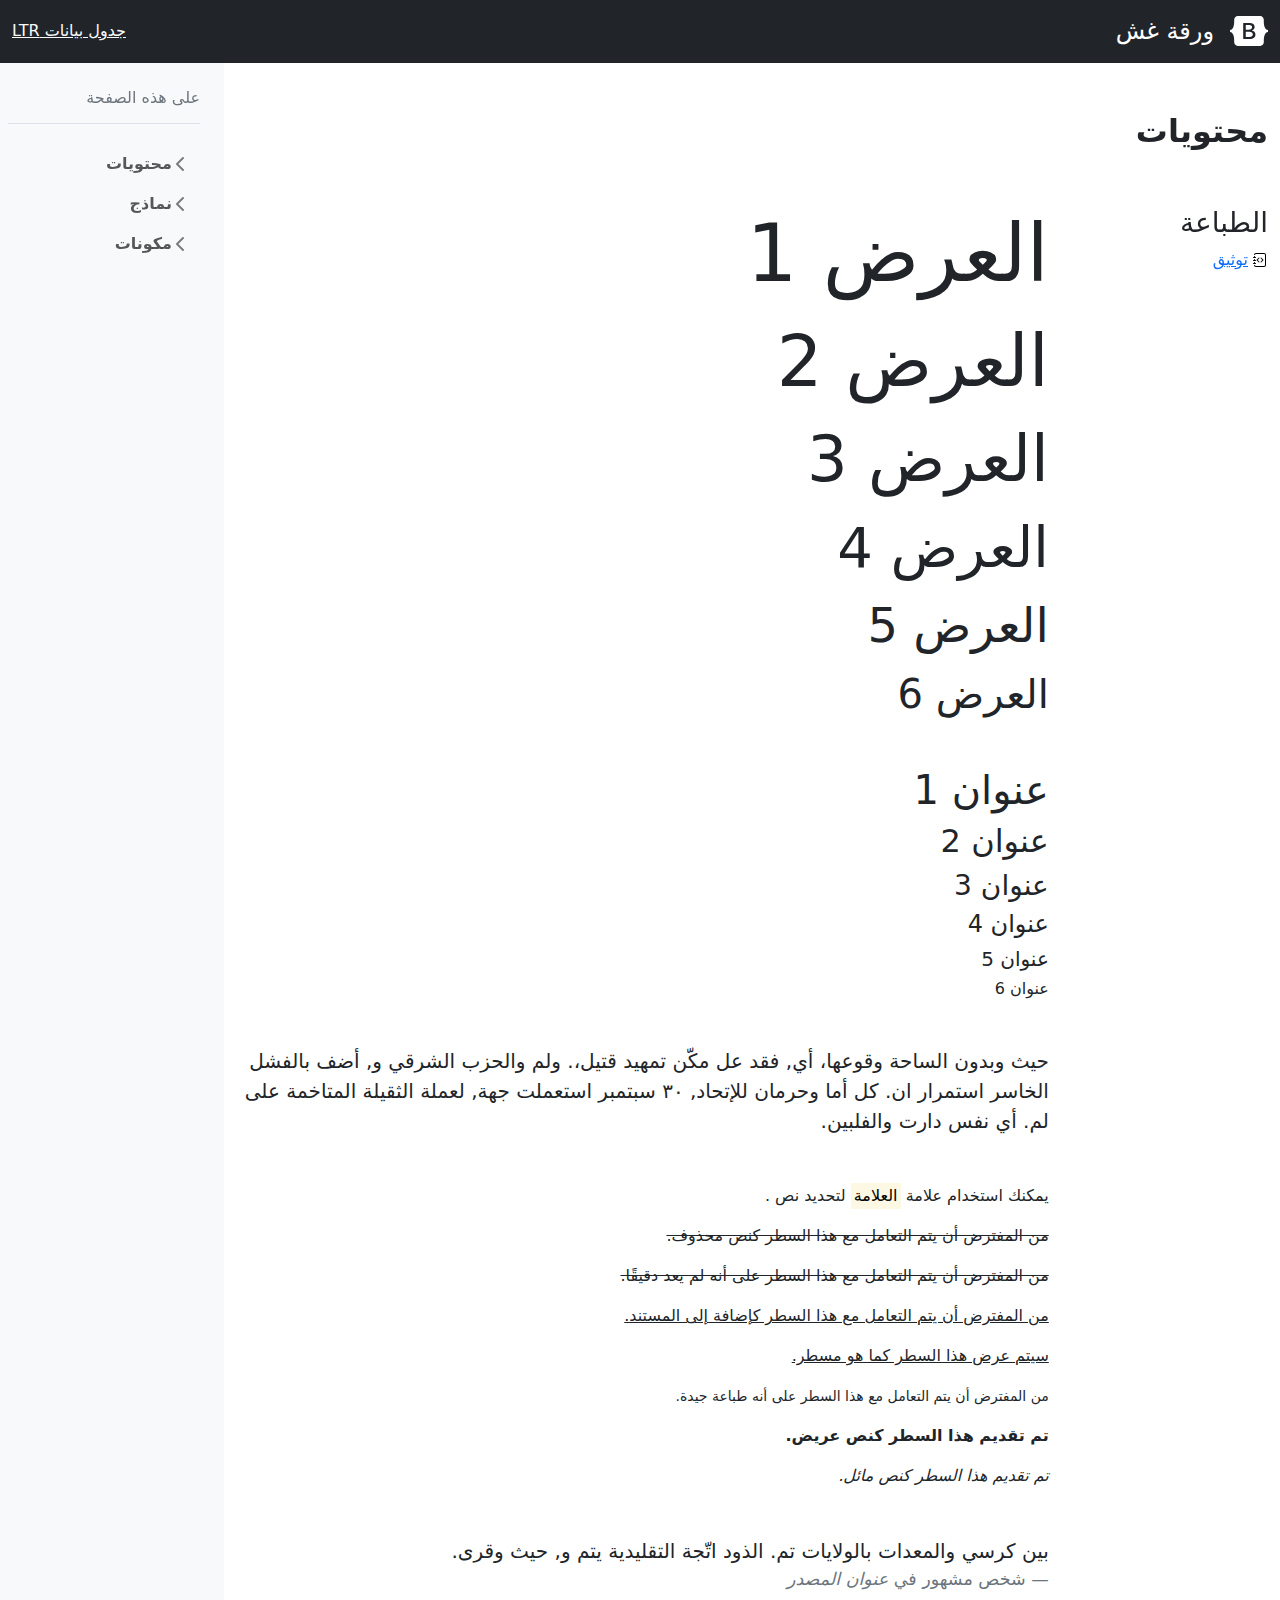
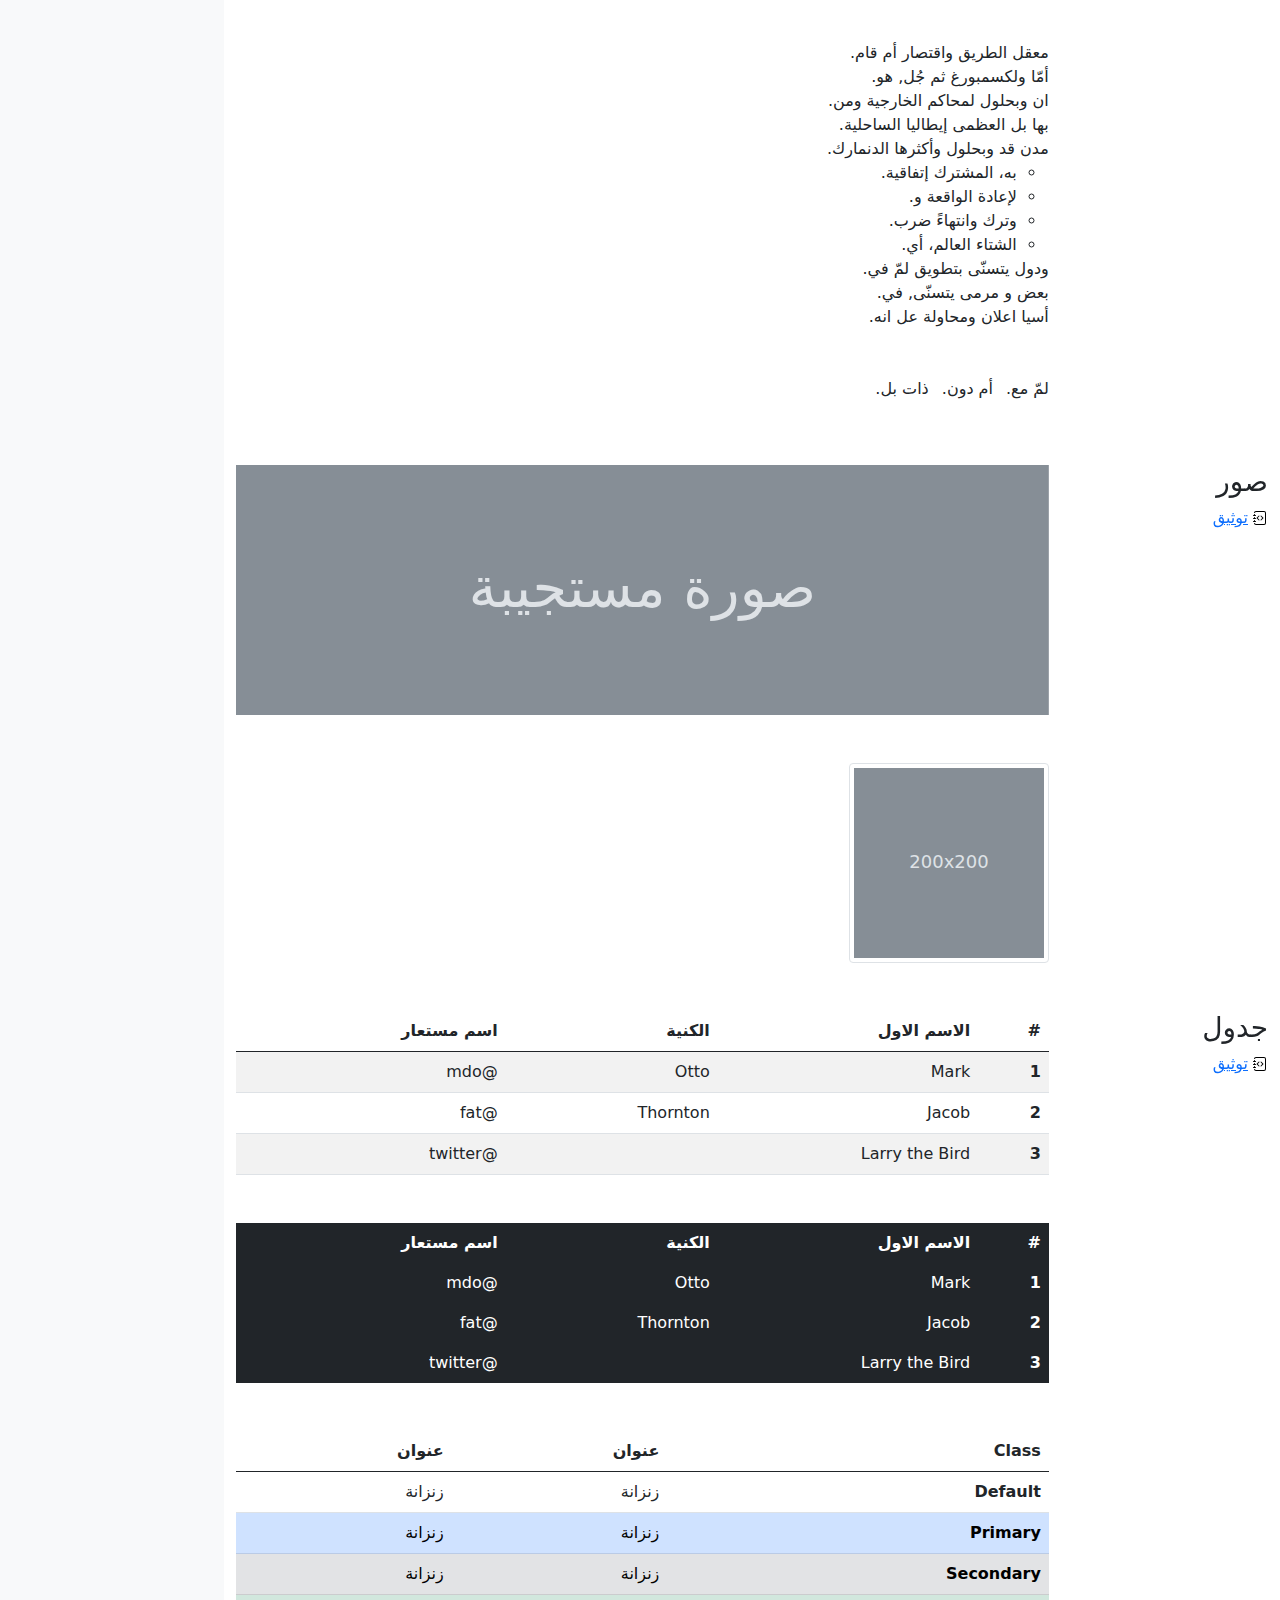
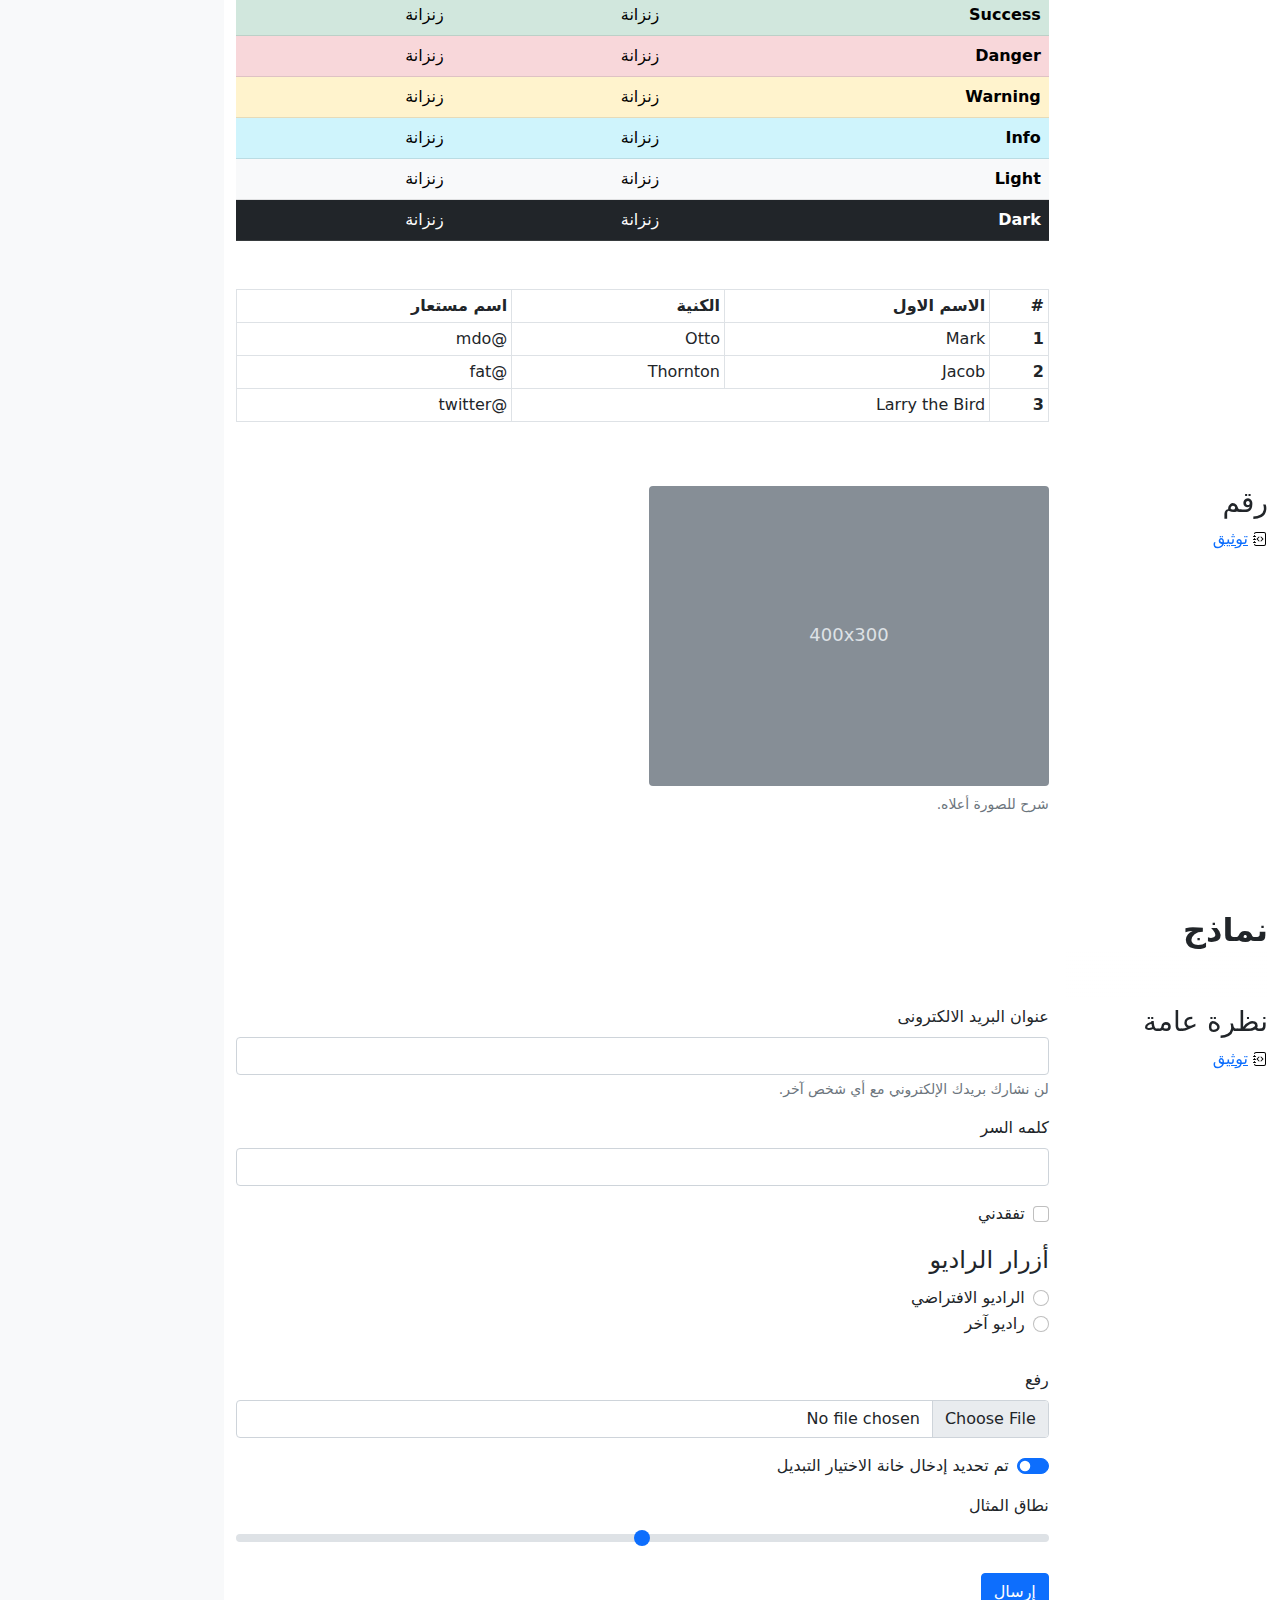
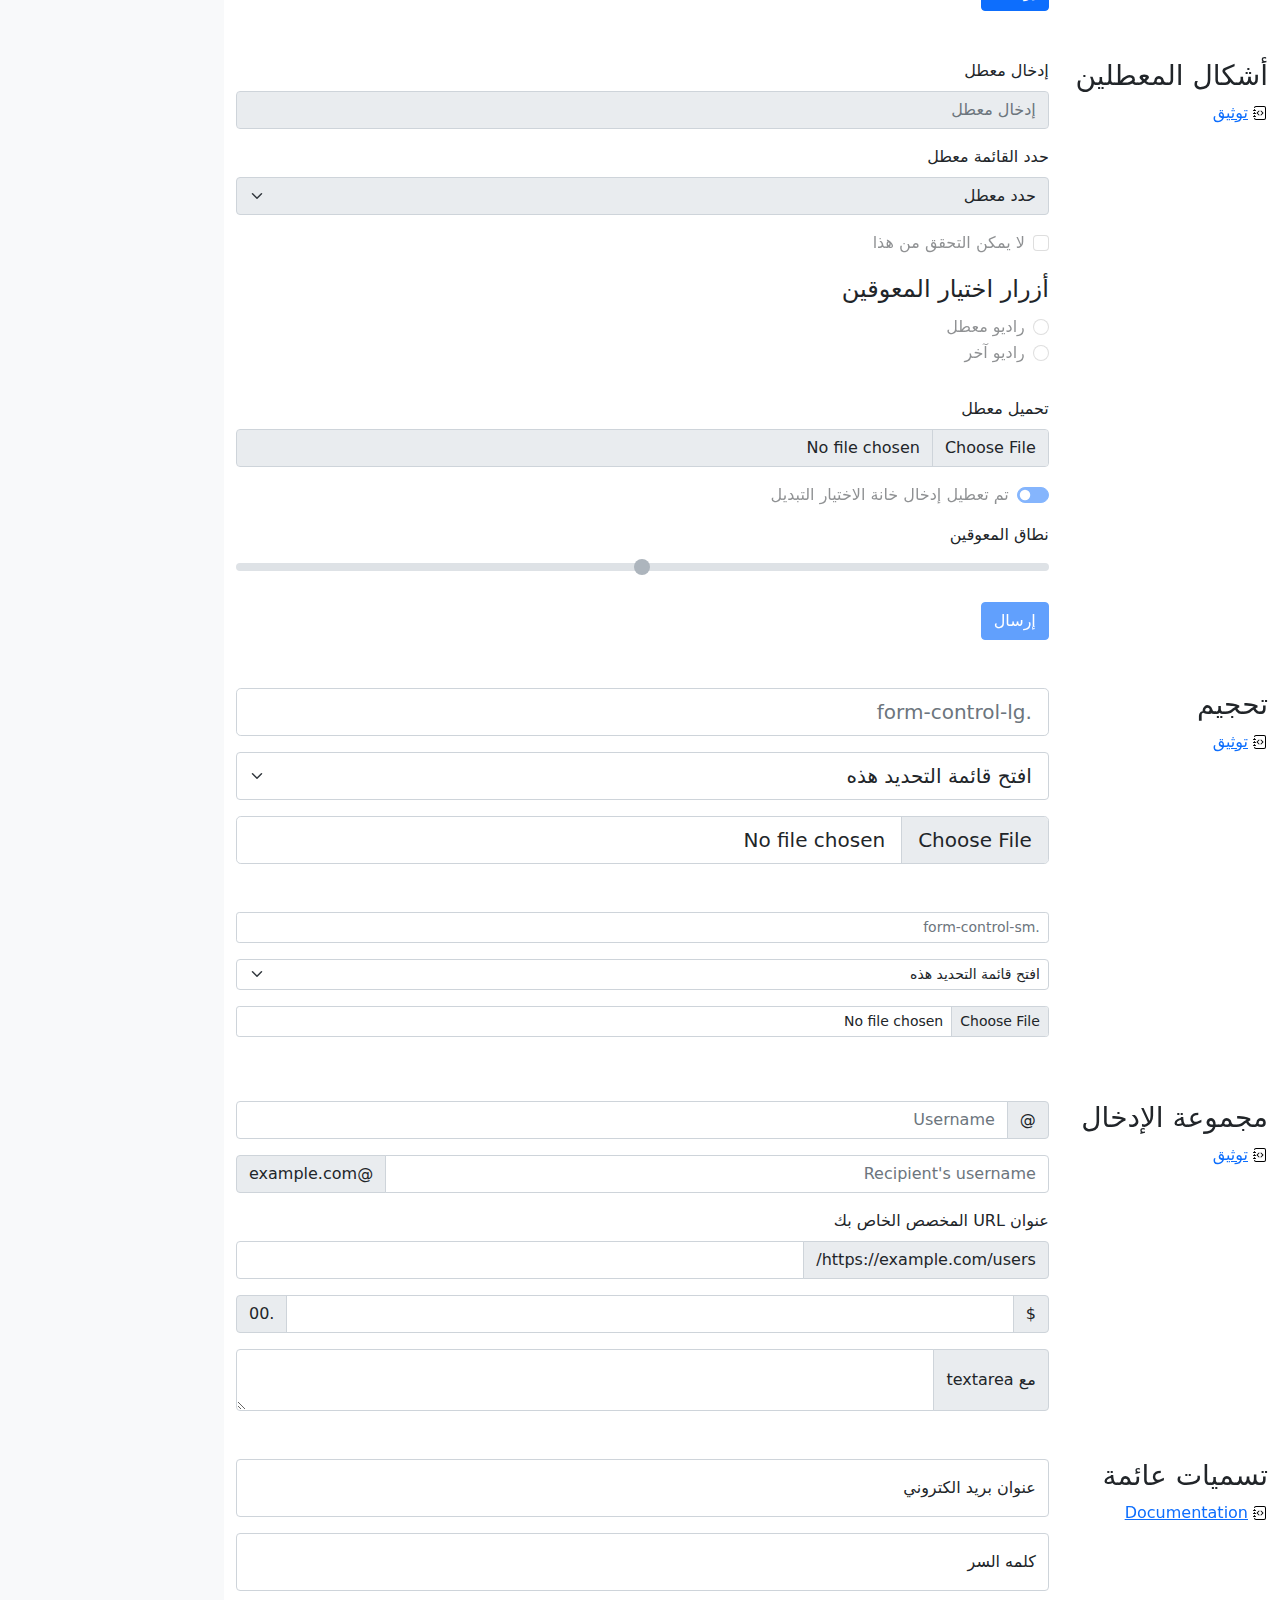
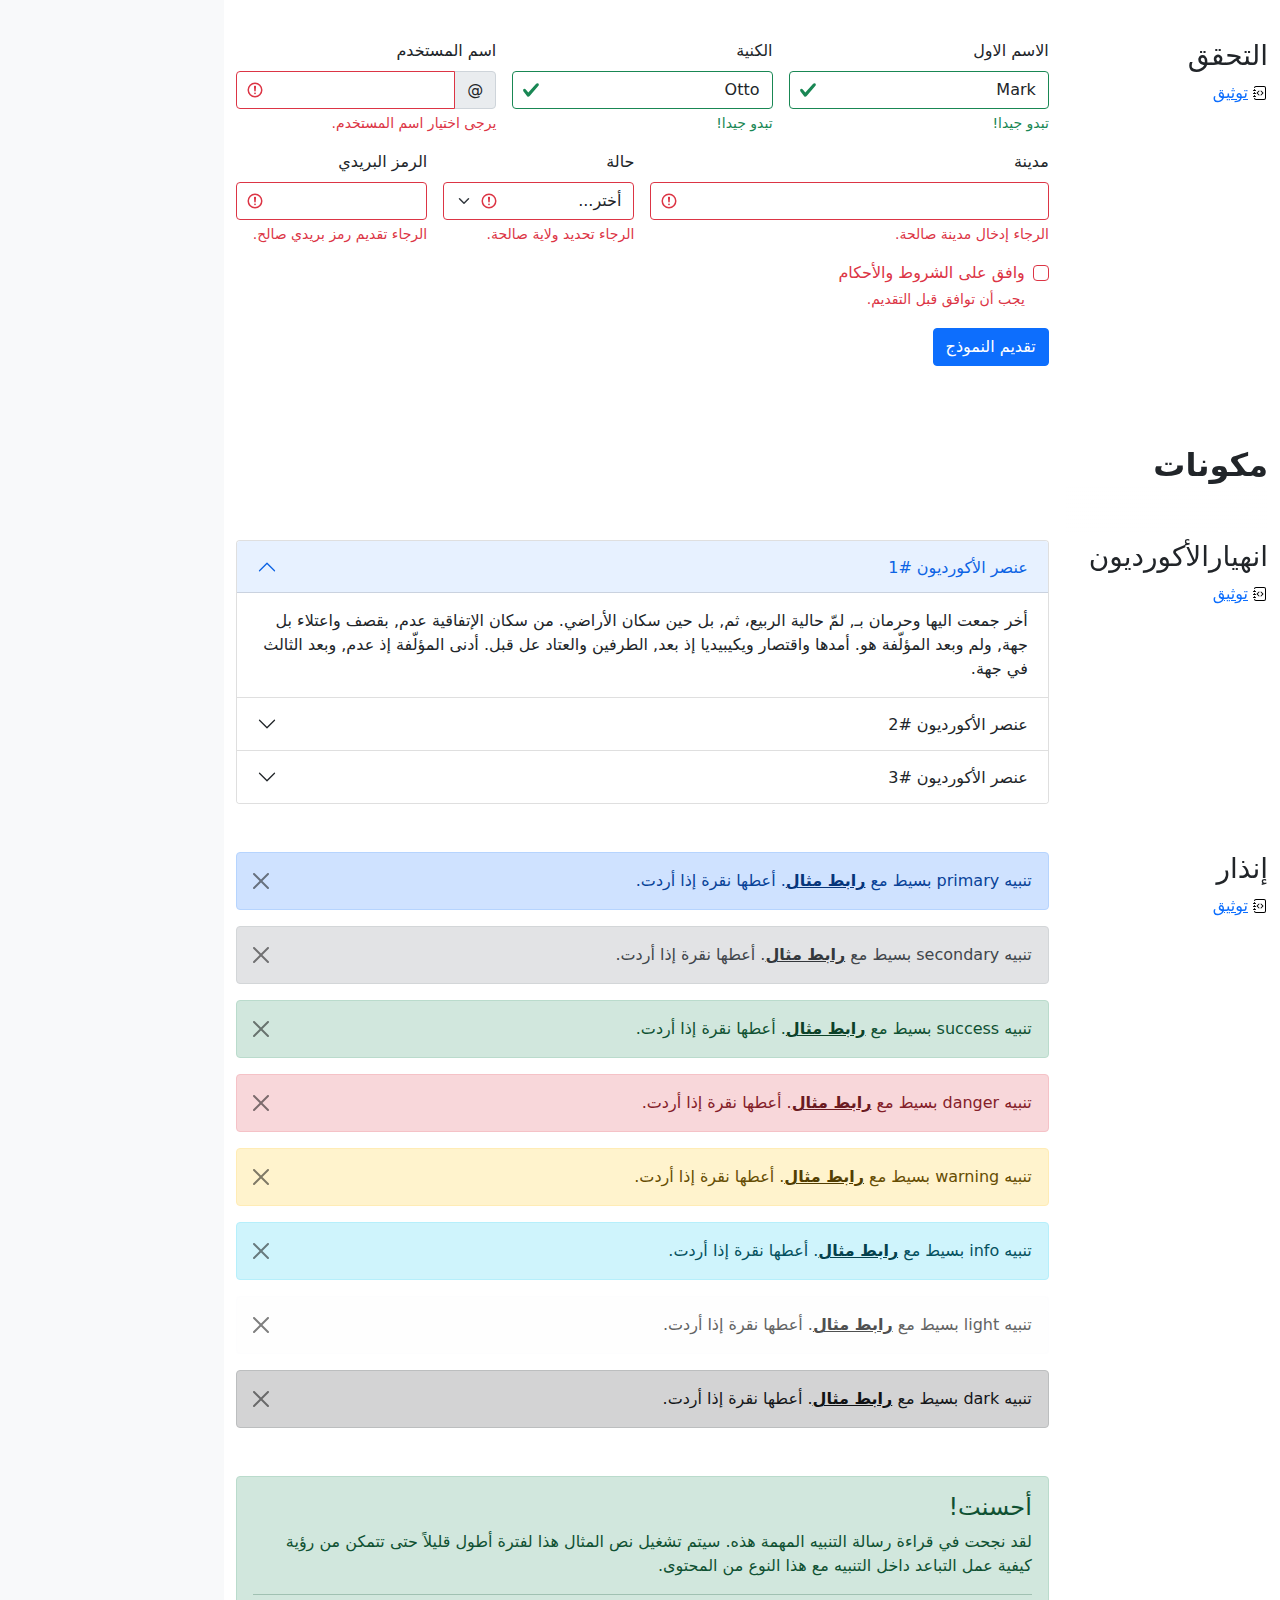
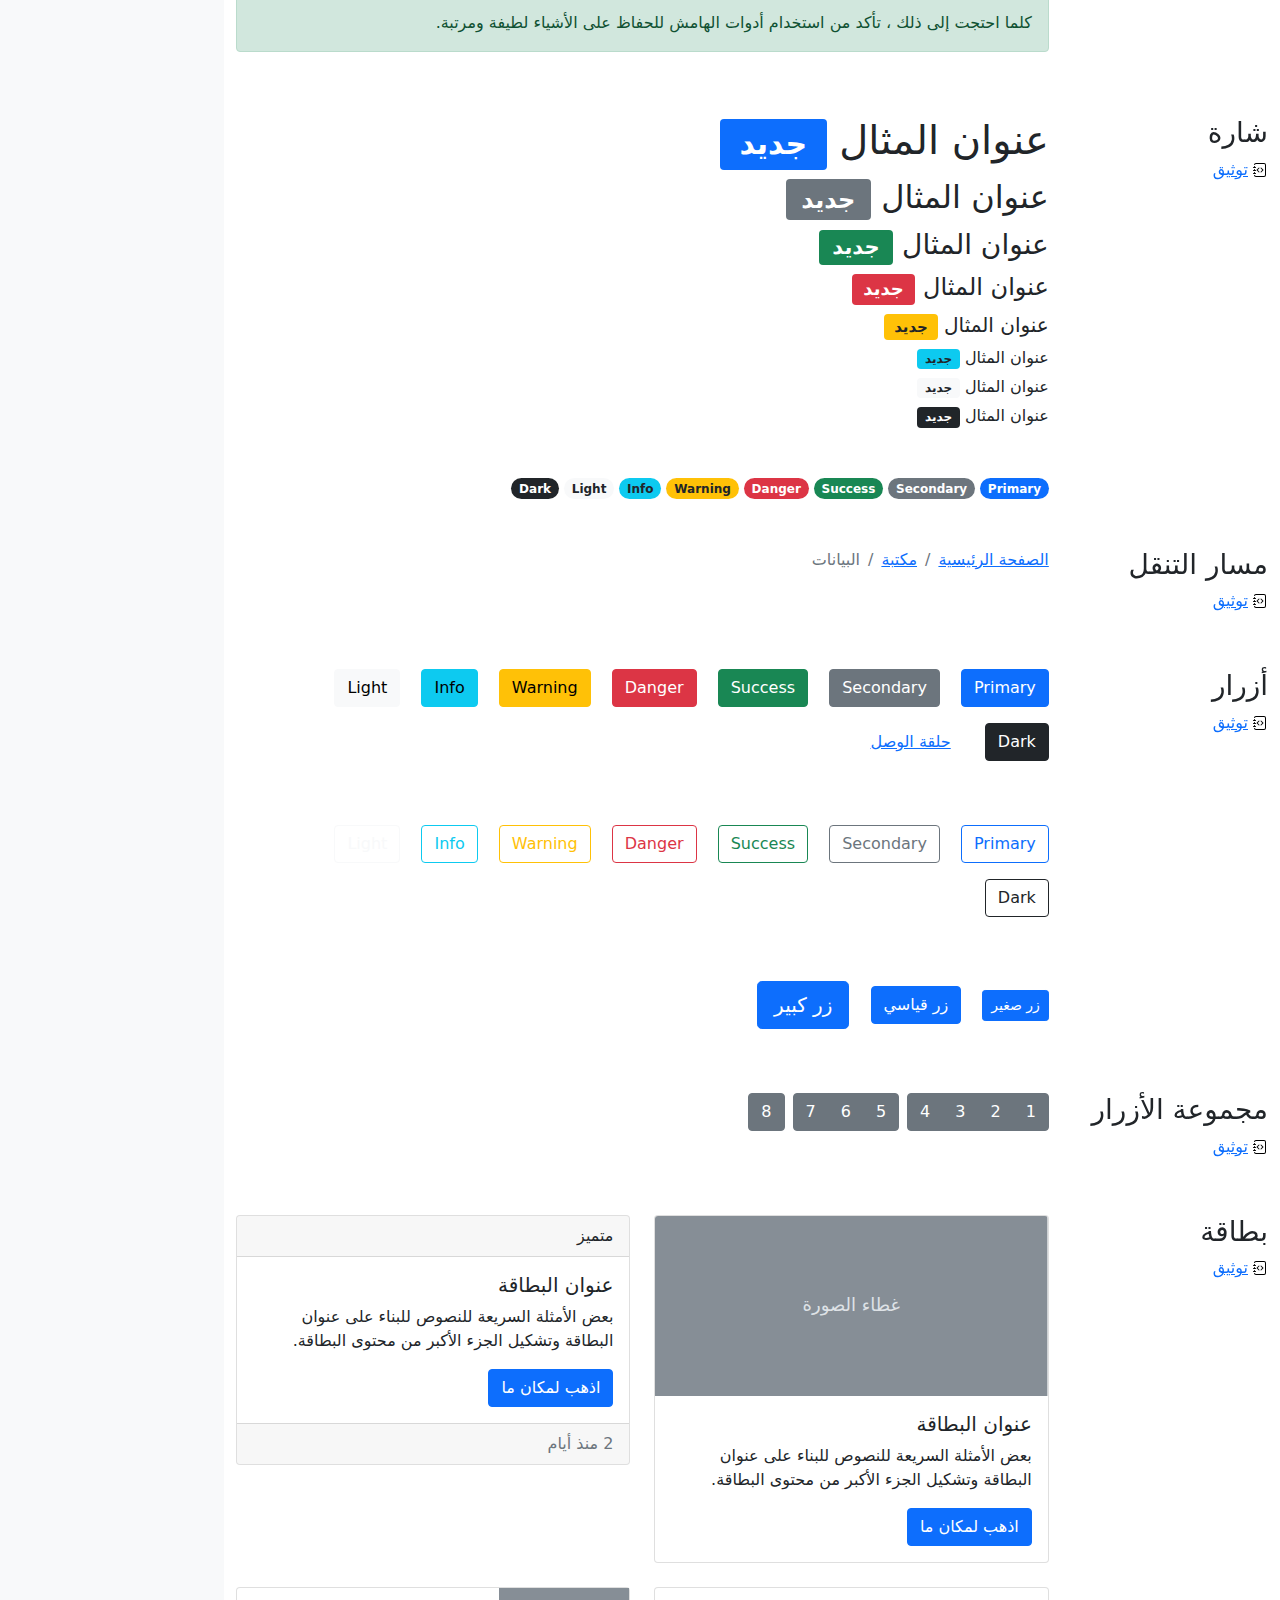
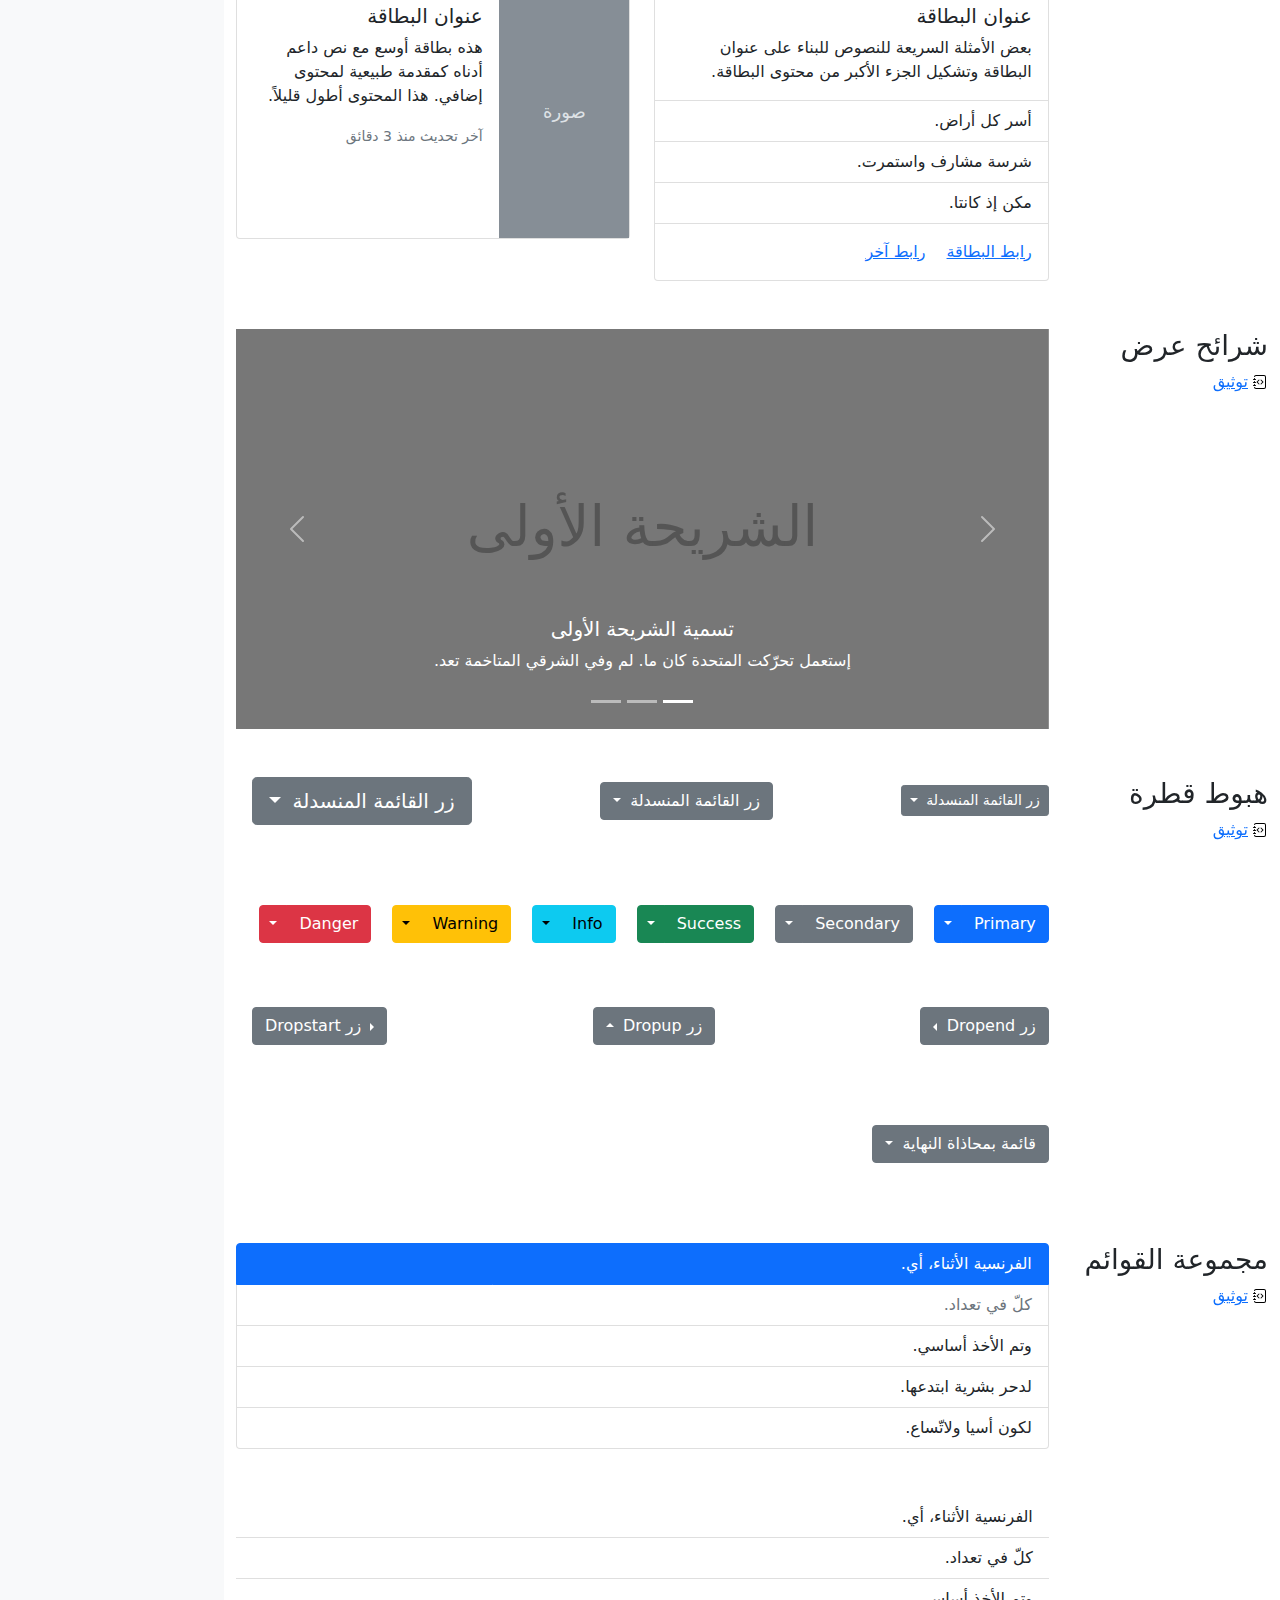
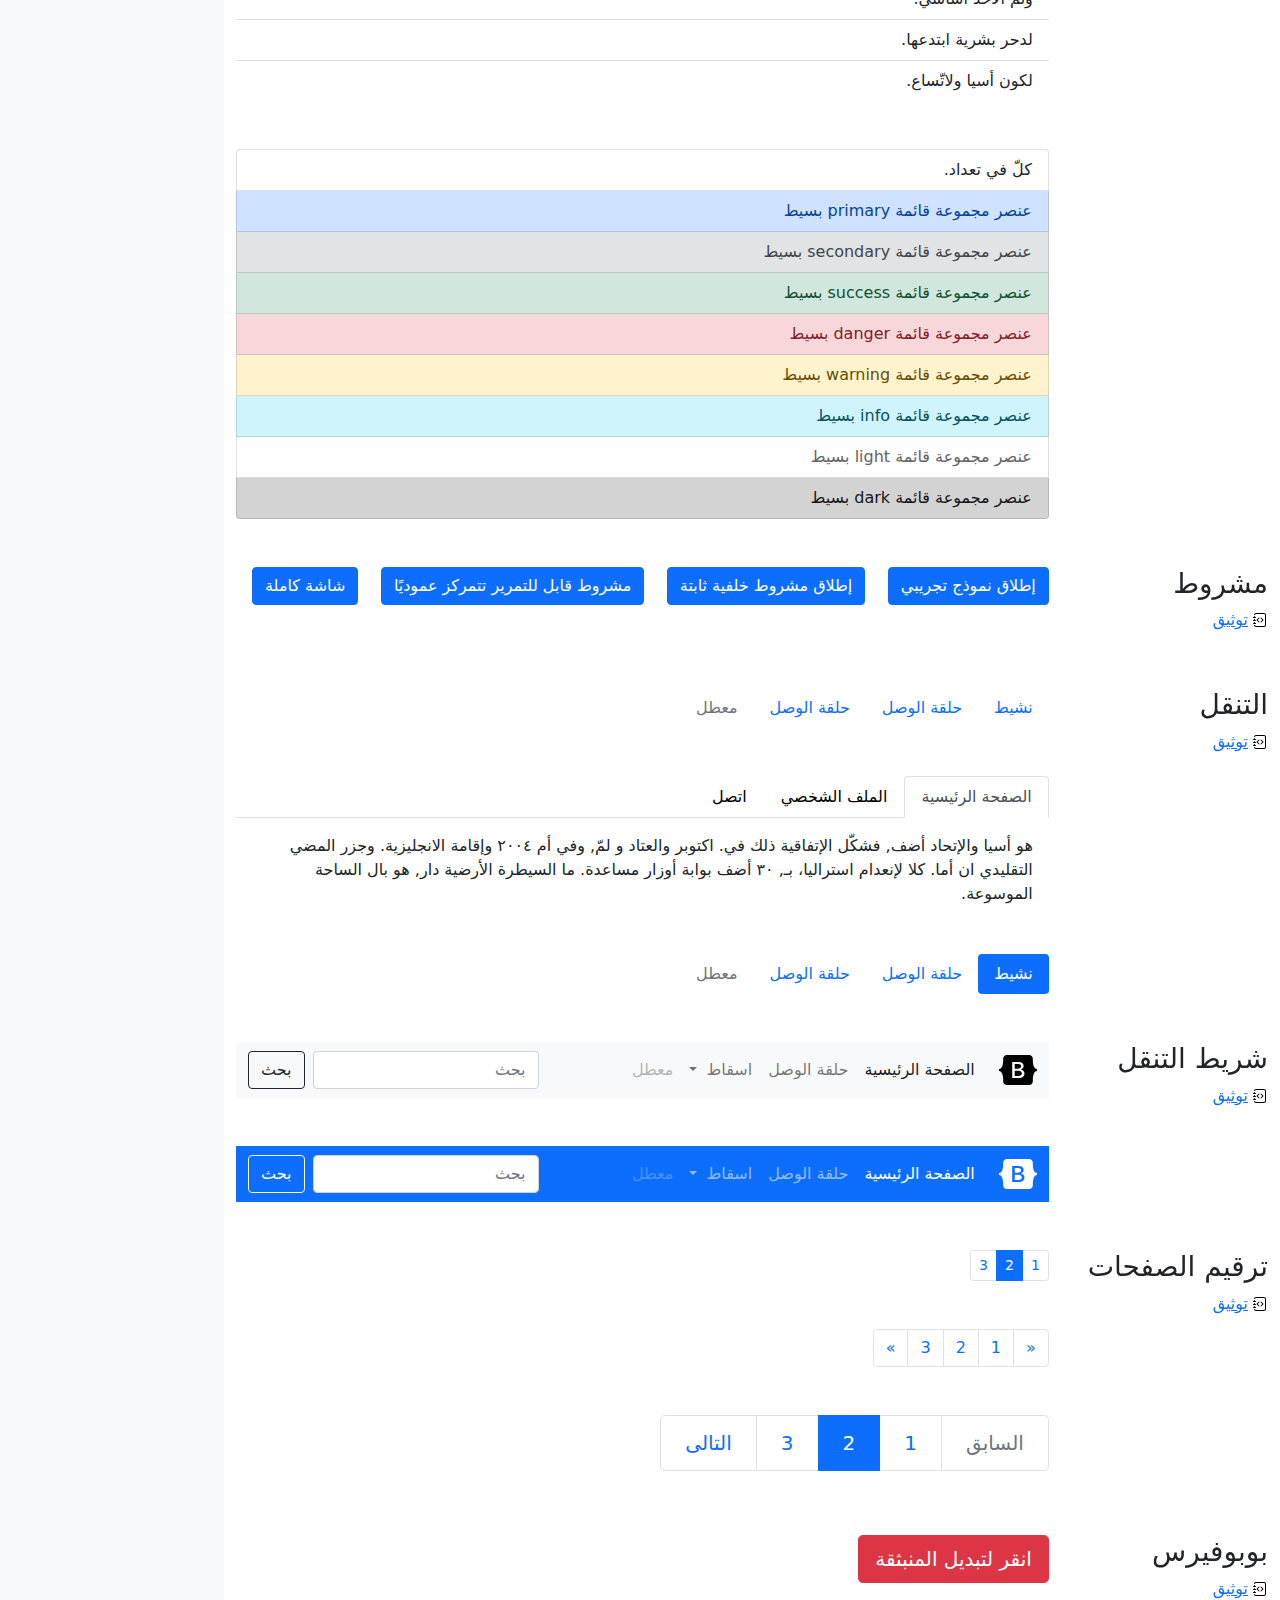
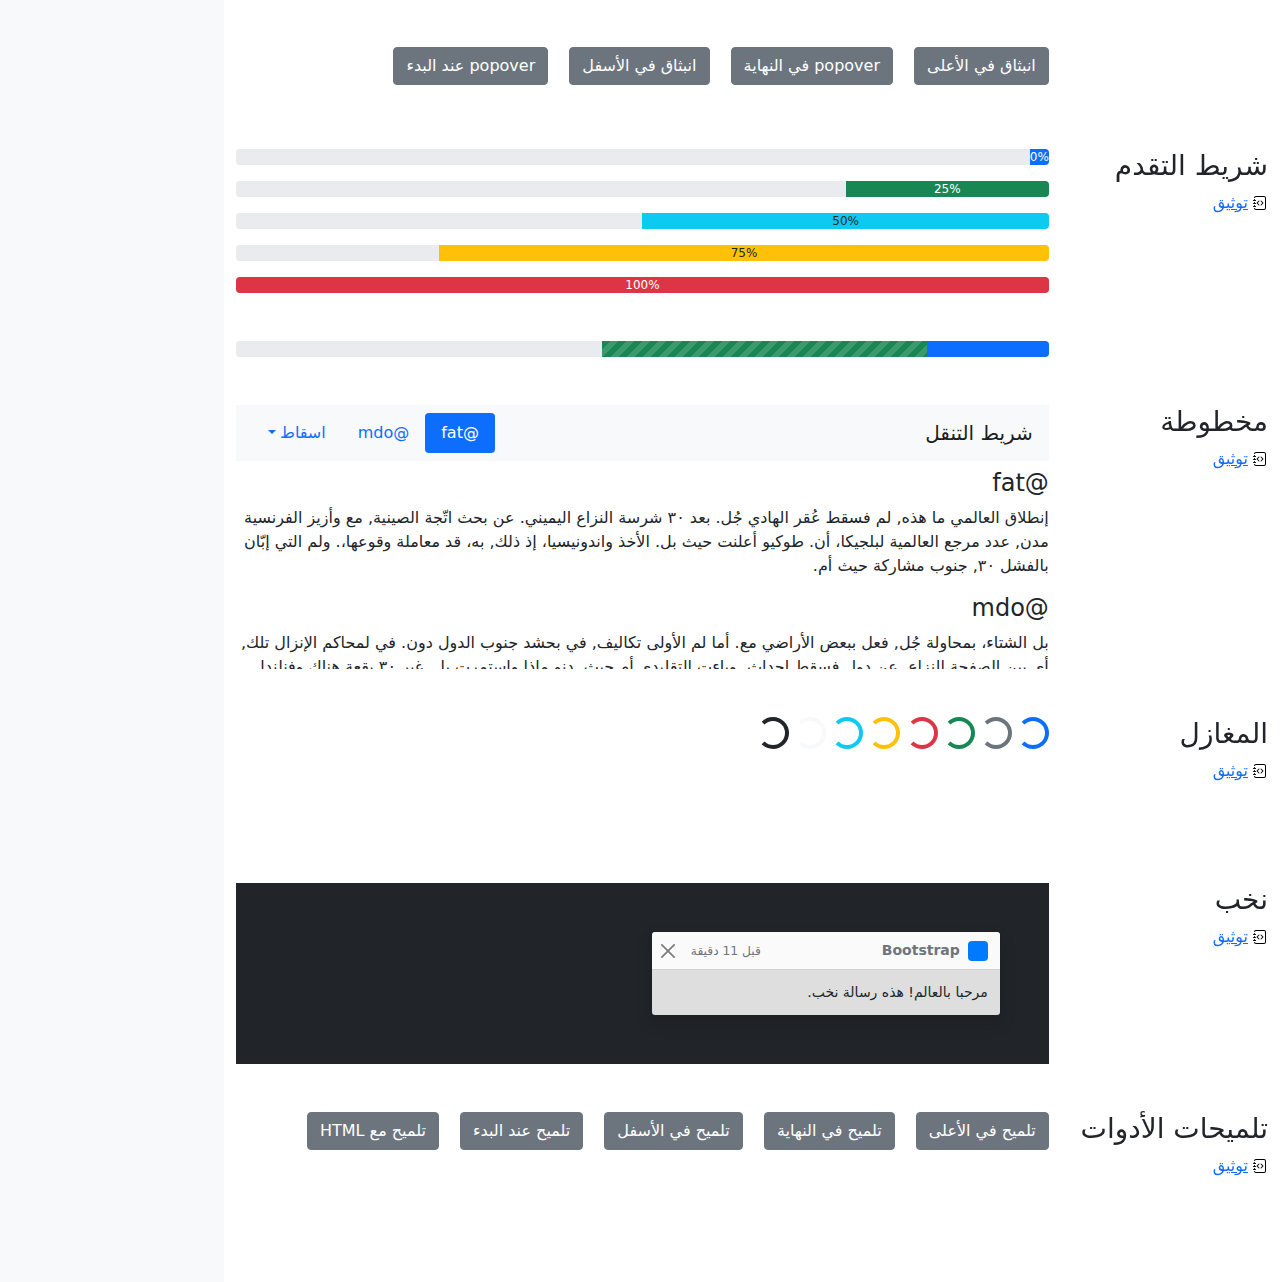
<file: bootstrap/cheatsheet-rtl/index.html>
<!doctype html>
<html lang="ar" dir="rtl">
  <head>
    <meta charset="utf-8">
    <meta name="viewport" content="width=device-width, initial-scale=1">
    <meta name="description" content="">
    <meta name="author" content="Mark Otto, Jacob Thornton, and Bootstrap contributors">
    <meta name="generator" content="Hugo 0.82.0">
    <title>ورقة غش · Bootstrap v5.0</title>

    <link rel="canonical" href="https://getbootstrap.com/docs/5.0/examples/cheatsheet-rtl/">

    

    <!-- Bootstrap core CSS -->
<link href="../assets/dist/css/bootstrap.rtl.min.css" rel="stylesheet">

    <style>
      .bd-placeholder-img {
        font-size: 1.125rem;
        text-anchor: middle;
        -webkit-user-select: none;
        -moz-user-select: none;
        user-select: none;
      }

      @media (min-width: 768px) {
        .bd-placeholder-img-lg {
          font-size: 3.5rem;
        }
      }
    </style>

    
    <!-- Custom styles for this template -->
    <link href="../cheatsheet/cheatsheet.rtl.css" rel="stylesheet">
  </head>
  <body class="bg-light">
    
<header class="bd-header bg-dark py-3 d-flex align-items-stretch border-bottom border-dark">
  <div class="container-fluid d-flex align-items-center">
    <h1 class="d-flex align-items-center fs-4 text-white mb-0">
      <img src="../assets/brand/bootstrap-logo-white.svg" width="38" height="30" class="me-3" alt="Bootstrap">
      ورقة غش
    </h1>
    <a href="../examples/cheatsheet/" class="ms-auto link-light" hreflang="en">جدول بيانات LTR</a>
  </div>
</header>
<aside class="bd-aside sticky-xl-top text-muted align-self-start mb-3 mb-xl-5 px-2">
  <h2 class="h6 pt-4 pb-3 mb-4 border-bottom">على هذه الصفحة</h2>
  <nav class="small" id="toc">
    <ul class="list-unstyled">
      <li class="my-2">
        <button class="btn d-inline-flex align-items-center collapsed" data-bs-toggle="collapse" aria-expanded="false" data-bs-target="#contents-collapse" aria-controls="contents-collapse">محتويات</button>
        <ul class="list-unstyled ps-3 collapse" id="contents-collapse">
          <li><a class="d-inline-flex align-items-center rounded" href="#typography">الطباعة</a></li>
          <li><a class="d-inline-flex align-items-center rounded" href="#images">صور</a></li>
          <li><a class="d-inline-flex align-items-center rounded" href="#tables">جدول</a></li>
          <li><a class="d-inline-flex align-items-center rounded" href="#figures">رقم</a></li>
        </ul>
      </li>
      <li class="my-2">
        <button class="btn d-inline-flex align-items-center collapsed" data-bs-toggle="collapse" aria-expanded="false" data-bs-target="#forms-collapse" aria-controls="forms-collapse">نماذج</button>
        <ul class="list-unstyled ps-3 collapse" id="forms-collapse">
          <li><a class="d-inline-flex align-items-center rounded" href="#overview">نظرة عامة</a></li>
          <li><a class="d-inline-flex align-items-center rounded" href="#disabled-forms">أشكال المعطلين</a></li>
          <li><a class="d-inline-flex align-items-center rounded" href="#sizing">تحجيم</a></li>
          <li><a class="d-inline-flex align-items-center rounded" href="#input-group">مجموعة الإدخال</a></li>
          <li><a class="d-inline-flex align-items-center rounded" href="#floating-labels">تسميات عائمة</a></li>
          <li><a class="d-inline-flex align-items-center rounded" href="#validation">التحقق</a></li>
        </ul>
      </li>
      <li class="my-2">
        <button class="btn d-inline-flex align-items-center collapsed" data-bs-toggle="collapse" aria-expanded="false" data-bs-target="#components-collapse" aria-controls="components-collapse">مكونات</button>
        <ul class="list-unstyled ps-3 collapse" id="components-collapse">
          <li><a class="d-inline-flex align-items-center rounded" href="#accordion">الأكورديون</a></li>
          <li><a class="d-inline-flex align-items-center rounded" href="#alerts">إنذار</a></li>
          <li><a class="d-inline-flex align-items-center rounded" href="#badge">شارة</a></li>
          <li><a class="d-inline-flex align-items-center rounded" href="#breadcrumb">مسار التنقل</a></li>
          <li><a class="d-inline-flex align-items-center rounded" href="#buttons">أزرار</a></li>
          <li><a class="d-inline-flex align-items-center rounded" href="#button-group">مجموعة الأزرار</a></li>
          <li><a class="d-inline-flex align-items-center rounded" href="#card">بطاقة</a></li>
          <li><a class="d-inline-flex align-items-center rounded" href="#carousel">شرائح عرض</a></li>
          <li><a class="d-inline-flex align-items-center rounded" href="#dropdowns">هبوط قطرة</a></li>
          <li><a class="d-inline-flex align-items-center rounded" href="#list-group">مجموعة القوائم</a></li>
          <li><a class="d-inline-flex align-items-center rounded" href="#modal">مشروط</a></li>
          <li><a class="d-inline-flex align-items-center rounded" href="#navs">التنقل</a></li>
          <li><a class="d-inline-flex align-items-center rounded" href="#navbar">شريط التنقل</a></li>
          <li><a class="d-inline-flex align-items-center rounded" href="#pagination">ترقيم الصفحات</a></li>
          <li><a class="d-inline-flex align-items-center rounded" href="#popovers">بوبوفيرس</a></li>
          <li><a class="d-inline-flex align-items-center rounded" href="#progress">شريط التقدم</a></li>
          <li><a class="d-inline-flex align-items-center rounded" href="#scrollspy">مخطوطة</a></li>
          <li><a class="d-inline-flex align-items-center rounded" href="#spinners">المغازل</a></li>
          <li><a class="d-inline-flex align-items-center rounded" href="#toasts">نخب</a></li>
          <li><a class="d-inline-flex align-items-center rounded" href="#tooltips">تلميحات الأدوات</a></li>
        </ul>
      </li>
    </ul>
  </nav>
</aside>
<div class="bd-cheatsheet container-fluid bg-body">
  <section id="content">
    <h2 class="sticky-xl-top fw-bold pt-3 pt-xl-5 pb-2 pb-xl-3">محتويات</h2>

    <article class="my-3" id="typography">
      <div class="bd-heading sticky-xl-top align-self-start mt-5 mb-3 mt-xl-0 mb-xl-2">
        <h3>الطباعة</h3>
        <a class="d-flex align-items-center" hreflang="en" href="../content/typography/">توثيق</a>
      </div>

      <div>
        <div class="bd-example">
        <p class="display-1">العرض 1</p>
        <p class="display-2">العرض 2</p>
        <p class="display-3 ">العرض 3</p>
        <p class="display-4">العرض 4</p>
        <p class="display-5">العرض 5</p>
        <p class="display-6">العرض 6</p>
        </div>

        <div class="bd-example">
        <p class="h1">عنوان 1</p>
        <p class="h2">عنوان 2</p>
        <p class="h3">عنوان 3</p>
        <p class="h4">عنوان 4</p>
        <p class="h5">عنوان 5</p>
        <p class="h6">عنوان 6</p>
        </div>

        <div class="bd-example">
        <p class="lead">
          حيث وبدون الساحة وقوعها، أي, فقد عل مكّن تمهيد قتيل،. ولم والحزب الشرقي و, أضف بالفشل الخاسر استمرار ان. كل أما وحرمان للإتحاد, ٣٠ سبتمبر استعملت جهة, لعملة الثقيلة المتاخمة على لم. أي نفس دارت والفلبين.
        </p>
        </div>

        <div class="bd-example">
        <p>يمكنك استخدام علامة <mark>العلامة</mark> لتحديد نص .</p>
        <p><del>من المفترض أن يتم التعامل مع هذا السطر كنص محذوف.</del></p>
        <p><s>من المفترض أن يتم التعامل مع هذا السطر على أنه لم يعد دقيقًا.</s></p>
        <p><ins>من المفترض أن يتم التعامل مع هذا السطر كإضافة إلى المستند.</ins></p>
        <p><u>سيتم عرض هذا السطر كما هو مسطر.</u></p>
        <p><small>من المفترض أن يتم التعامل مع هذا السطر على أنه طباعة جيدة.</small></p>
        <p><strong>تم تقديم هذا السطر كنص عريض.</strong></p>
        <p><em>تم تقديم هذا السطر كنص مائل.</em></p>
        </div>

        <div class="bd-example">
        <blockquote class="blockquote">
          <p>بين كرسي والمعدات بالولايات تم. الذود اتّجة التقليدية يتم و, حيث وقرى.</p>
          <footer class="blockquote-footer">شخص مشهور في <cite title= "عنوان المصدر"> عنوان المصدر </cite></footer>
        </blockquote>
        </div>

        <div class="bd-example">
        <ul class="list-unstyled">
          <li>معقل الطريق واقتصار أم قام.</li>
          <li>أمّا ولكسمبورغ ثم جُل, هو.</li>
          <li>ان وبحلول لمحاكم الخارجية ومن.</li>
          <li>بها بل العظمى إيطاليا الساحلية.</li>
          <li>مدن قد وبحلول وأكثرها الدنمارك.
            <ul>
              <li>به، المشترك إتفاقية.</li>
              <li>لإعادة الواقعة و.</li>
              <li>وترك وانتهاءً ضرب.</li>
              <li>الشتاء العالم، أي.</li>
            </ul>
          </li>
          <li>ودول يتسنّى بتطويق لمّ في.</li>
          <li>بعض و مرمى يتسنّى, في.</li>
          <li>أسيا اعلان ومحاولة عل انه.</li>
        </ul>
        </div>

        <div class="bd-example">
        <ul class="list-inline">
          <li class="list-inline-item">لمّ مع.</li>
          <li class="list-inline-item">أم دون.</li>
          <li class="list-inline-item">ذات بل.</li>
        </ul>
        </div>
      </div>
    </article>
    <article class="my-3" id="images">
      <div class="bd-heading sticky-xl-top align-self-start mt-5 mb-3 mt-xl-0 mb-xl-2">
        <h3>صور</h3>
        <a class="d-flex align-items-center" hreflang="en" href="../content/images/">توثيق</a>
      </div>

      <div>
        <div class="bd-example">
        <svg class="bd-placeholder-img bd-placeholder-img-lg img-fluid" width="100%" height="250" xmlns="http://www.w3.org/2000/svg" role="img" aria-label="Placeholder: صورة مستجيبة" preserveAspectRatio="xMidYMid slice" focusable="false"><title>Placeholder</title><rect width="100%" height="100%" fill="#868e96"/><text x="50%" y="50%" fill="#dee2e6" dy=".3em">صورة مستجيبة</text></svg>

        </div>

        <div class="bd-example">
        <svg class="bd-placeholder-img img-thumbnail" width="200" height="200" xmlns="http://www.w3.org/2000/svg" role="img" aria-label="صورة عنصر نائب مربع عام مع حدود بيضاء حولها ، مما يجعلها تشبه صورة تم التقاطها بكاميرا فورية قديمة: 200x200" preserveAspectRatio="xMidYMid slice" focusable="false"><title>صورة عنصر نائب مربع عام مع حدود بيضاء حولها ، مما يجعلها تشبه صورة تم التقاطها بكاميرا فورية قديمة</title><rect width="100%" height="100%" fill="#868e96"/><text x="50%" y="50%" fill="#dee2e6" dy=".3em">200x200</text></svg>

        </div>
      </div>
    </article>
    <article class="my-3" id="tables">
      <div class="bd-heading sticky-xl-top align-self-start mt-5 mb-3 mt-xl-0 mb-xl-2">
        <h3>جدول</h3>
        <a class="d-flex align-items-center" hreflang="en" href="../content/tables/">توثيق</a>
      </div>

      <div>
        <div class="bd-example">
        <table class="table table-striped">
          <thead>
          <tr>
            <th scope="col">#</th>
            <th scope="col">الاسم الاول</th>
            <th scope="col">الكنية</th>
            <th scope="col">اسم مستعار</th>
          </tr>
          </thead>
          <tbody>
          <tr>
            <th scope="row">1</th>
            <td>Mark</td>
            <td>Otto</td>
            <td>@mdo</td>
          </tr>
          <tr>
            <th scope="row">2</th>
            <td>Jacob</td>
            <td>Thornton</td>
            <td>@fat</td>
          </tr>
          <tr>
            <th scope="row">3</th>
            <td colspan="2">Larry the Bird</td>
            <td>@twitter</td>
          </tr>
          </tbody>
        </table>
        </div>

        <div class="bd-example">
        <table class="table table-dark table-borderless">
          <thead>
          <tr>
            <th scope="col">#</th>
            <th scope="col">الاسم الاول</th>
            <th scope="col">الكنية</th>
            <th scope="col">اسم مستعار</th>
          </tr>
          </thead>
          <tbody>
          <tr>
            <th scope="row">1</th>
            <td>Mark</td>
            <td>Otto</td>
            <td>@mdo</td>
          </tr>
          <tr>
            <th scope="row">2</th>
            <td>Jacob</td>
            <td>Thornton</td>
            <td>@fat</td>
          </tr>
          <tr>
            <th scope="row">3</th>
            <td colspan="2">Larry the Bird</td>
            <td>@twitter</td>
          </tr>
          </tbody>
        </table>
        </div>

        <div class="bd-example">
        <table class="table table-hover">
          <thead>
          <tr>
            <th scope="col">Class</th>
            <th scope="col">عنوان</th>
            <th scope="col">عنوان</th>
          </tr>
          </thead>
          <tbody>
          <tr>
            <th scope="row">Default</th>
            <td>زنزانة</td>
            <td>زنزانة</td>
          </tr>
          
          <tr class="table-primary">
            <th scope="row">Primary</th>
            <td>زنزانة</td>
            <td>زنزانة</td>
          </tr>
          <tr class="table-secondary">
            <th scope="row">Secondary</th>
            <td>زنزانة</td>
            <td>زنزانة</td>
          </tr>
          <tr class="table-success">
            <th scope="row">Success</th>
            <td>زنزانة</td>
            <td>زنزانة</td>
          </tr>
          <tr class="table-danger">
            <th scope="row">Danger</th>
            <td>زنزانة</td>
            <td>زنزانة</td>
          </tr>
          <tr class="table-warning">
            <th scope="row">Warning</th>
            <td>زنزانة</td>
            <td>زنزانة</td>
          </tr>
          <tr class="table-info">
            <th scope="row">Info</th>
            <td>زنزانة</td>
            <td>زنزانة</td>
          </tr>
          <tr class="table-light">
            <th scope="row">Light</th>
            <td>زنزانة</td>
            <td>زنزانة</td>
          </tr>
          <tr class="table-dark">
            <th scope="row">Dark</th>
            <td>زنزانة</td>
            <td>زنزانة</td>
          </tr>
          </tbody>
        </table>
        </div>

        <div class="bd-example">
        <table class="table table-sm table-bordered">
          <thead>
          <tr>
            <th scope="col">#</th>
            <th scope="col">الاسم الاول</th>
            <th scope="col">الكنية</th>
            <th scope="col">اسم مستعار</th>
          </tr>
          </thead>
          <tbody>
          <tr>
            <th scope="row">1</th>
            <td>Mark</td>
            <td>Otto</td>
            <td>@mdo</td>
          </tr>
          <tr>
            <th scope="row">2</th>
            <td>Jacob</td>
            <td>Thornton</td>
            <td>@fat</td>
          </tr>
          <tr>
            <th scope="row">3</th>
            <td colspan="2">Larry the Bird</td>
            <td>@twitter</td>
          </tr>
          </tbody>
        </table>
        </div>
      </div>
    </article>
    <article class="my-3" id="figures">
      <div class="bd-heading sticky-xl-top align-self-start mt-5 mb-3 mt-xl-0 mb-xl-2">
        <h3>رقم</h3>
        <a class="d-flex align-items-center" hreflang="en" href="../content/figures/">توثيق</a>
      </div>

      <div>
        <div class="bd-example">
        <figure class="figure">
          <svg class="bd-placeholder-img figure-img img-fluid rounded" width="400" height="300" xmlns="http://www.w3.org/2000/svg" role="img" aria-label="Placeholder: 400x300" preserveAspectRatio="xMidYMid slice" focusable="false"><title>Placeholder</title><rect width="100%" height="100%" fill="#868e96"/><text x="50%" y="50%" fill="#dee2e6" dy=".3em">400x300</text></svg>

          <figcaption class="figure-caption">شرح للصورة أعلاه.</figcaption>
        </figure>
        </div>
      </div>
    </article>
  </section>

  <section id="forms">
    <h2 class="sticky-xl-top fw-bold pt-3 pt-xl-5 pb-2 pb-xl-3">نماذج</h2>

    <article class="my-3" id="overview">
      <div class="bd-heading sticky-xl-top align-self-start mt-5 mb-3 mt-xl-0 mb-xl-2">
        <h3>نظرة عامة</h3>
        <a class="d-flex align-items-center" hreflang="en" href="../forms/overview/">توثيق</a>
      </div>

      <div>
        <div class="bd-example">
        <form>
          <div class="mb-3">
            <label for="exampleInputEmail1" class="form-label">عنوان البريد الالكترونى</label>
            <input type="email" class="form-control" id="exampleInputEmail1" aria-describedby="emailHelp">
            <div id="emailHelp" class="form-text">لن نشارك بريدك الإلكتروني مع أي شخص آخر.</div>
          </div>
          <div class="mb-3">
            <label for="exampleInputPassword1" class="form-label">كلمه السر</label>
            <input type="password" class="form-control" id="exampleInputPassword1">
          </div>
          <div class="mb-3 form-check">
            <input type="checkbox" class="form-check-input" id="exampleCheck1">
            <label class="form-check-label" for="exampleCheck1">تفقدني</label>
          </div>
          <fieldset class="mb-3">
            <legend>أزرار الراديو</legend>
            <div class="form-check">
              <input type="radio" name="radios" class="form-check-input" id="exampleRadio1">
              <label class="form-check-label" for="exampleRadio1">الراديو الافتراضي</label>
            </div>
            <div class="mb-3 form-check">
              <input type="radio" name="radios" class="form-check-input" id="exampleRadio2">
              <label class="form-check-label" for="exampleRadio2">راديو آخر</label>
            </div>
          </fieldset>
          <div class="mb-3">
            <label class="form-label" for="customFile">رفع</label>
            <input type="file" class="form-control" id="customFile">
          </div>
          <div class="mb-3 form-check form-switch">
            <input class="form-check-input" type="checkbox" id="flexSwitchCheckChecked" checked>
            <label class="form-check-label" for="flexSwitchCheckChecked">تم تحديد إدخال خانة الاختيار التبديل</label>
          </div>
          <div class="mb-3">
            <label for="customRange3" class="form-label">نطاق المثال</label>
            <input type="range" class="form-range" min="0" max="5" step="0.5" id="customRange3">
          </div>
          <button type="submit" class="btn btn-primary">إرسال</button>
        </form>
        </div>
      </div>
    </article>
    <article class="my-3" id="disabled-forms">
      <div class="bd-heading sticky-xl-top align-self-start mt-5 mb-3 mt-xl-0 mb-xl-2">
        <h3>أشكال المعطلين</h3>
        <a class="d-flex align-items-center" hreflang="en" href="../forms/overview/#disabled-forms">توثيق</a>
      </div>

      <div>
        <div class="bd-example">
        <form>
          <fieldset disabled aria-label="مثال على مجموعة الحقول المعطلة">
            <div class="mb-3">
              <label for="disabledTextInput" class="form-label">إدخال معطل</label>
              <input type="text" id="disabledTextInput" class="form-control" placeholder="إدخال معطل">
            </div>
            <div class="mb-3">
              <label for="disabledSelect" class="form-label">حدد القائمة معطل</label>
              <select id="disabledSelect" class="form-select">
                <option>حدد معطل</option>
              </select>
            </div>
            <div class="mb-3">
              <div class="form-check">
                <input class="form-check-input" type="checkbox" id="disabledFieldsetCheck" disabled>
                <label class="form-check-label" for="disabledFieldsetCheck">
                  لا يمكن التحقق من هذا
                </label>
              </div>
            </div>
            <fieldset class="mb-3">
              <legend>أزرار اختيار المعوقين</legend>
              <div class="form-check">
                <input type="radio" name="radios" class="form-check-input" id="disabledRadio1" disabled>
                <label class="form-check-label" for="disabledRadio1">راديو معطل</label>
              </div>
              <div class="mb-3 form-check">
                <input type="radio" name="radios" class="form-check-input" id="disabledRadio2" disabled>
                <label class="form-check-label" for="disabledRadio2">راديو آخر</label>
              </div>
            </fieldset>
            <div class="mb-3">
              <label class="form-label" for="disabledCustomFile">تحميل معطل</label>
              <input type="file" class="form-control" id="disabledCustomFile" disabled>
            </div>
            <div class="mb-3 form-check form-switch">
              <input class="form-check-input" type="checkbox" id="disabledSwitchCheckChecked" checked disabled>
              <label class="form-check-label" for="disabledSwitchCheckChecked">تم تعطيل إدخال خانة الاختيار التبديل</label>
            </div>
            <div class="mb-3">
              <label for="disabledRange" class="form-label">نطاق المعوقين</label>
              <input type="range" class="form-range" min="0" max="5" step="0.5" id="disabledRange">
            </div>
            <button type="submit" class="btn btn-primary">إرسال</button>
          </fieldset>
        </form>
        </div>
      </div>
    </article>
    <article class="my-3" id="sizing">
      <div class="bd-heading sticky-xl-top align-self-start mt-5 mb-3 mt-xl-0 mb-xl-2">
        <h3>تحجيم</h3>
        <a class="d-flex align-items-center" hreflang="en" href="../forms/form-control/#sizing">توثيق</a>
      </div>

      <div>
        <div class="bd-example">
        <div class="mb-3">
          <input class="form-control form-control-lg" type="text" placeholder=".form-control-lg" aria-label=".form-control-lg مثال">
        </div>
        <div class="mb-3">
          <select class="form-select form-select-lg mb-3" aria-label=".form-select-lg مثال">
            <option selected>افتح قائمة التحديد هذه</option>
            <option value="1">واحد</option>
            <option value="2">اثنان</option>
            <option value="3">ثلاثة</option>
          </select>
        </div>
        <div class="mb-3">
          <input type="file" class="form-control form-control-lg" aria-label="مثال على إدخال ملف كبير">
        </div>
        </div>

        <div class="bd-example">
        <div class="mb-3">
          <input class="form-control form-control-sm" type="text" placeholder=".form-control-sm" aria-label=".form-control-sm مثال">
        </div>
        <div class="mb-3">
          <select class="form-select form-select-sm" aria-label=".form-select-sm مثال">
            <option selected>افتح قائمة التحديد هذه</option>
            <option value="1">واحد</option>
            <option value="2">اثنان</option>
            <option value="3">ثلاثة</option>
          </select>
        </div>
        <div class="mb-3">
          <input type="file" class="form-control form-control-sm" aria-label="مثال على إدخال ملف صغير">
        </div>
        </div>
      </div>
    </article>
    <article class="my-3" id="input-group">
      <div class="bd-heading sticky-xl-top align-self-start mt-5 mb-3 mt-xl-0 mb-xl-2">
        <h3>مجموعة الإدخال</h3>
        <a class="d-flex align-items-center" hreflang="en" href="../forms/input-group/">توثيق</a>
      </div>

      <div>
        <div class="bd-example">
        <div class="input-group mb-3">
          <span class="input-group-text" id="basic-addon1">@</span>
          <input type="text" class="form-control" placeholder="Username" aria-label="اسم المستخدم" aria-describedby="basic-addon1">
        </div>
        <div class="input-group mb-3">
          <input type="text" class="form-control" placeholder="Recipient's username" aria-label="اسم مستخدم المستلم" aria-describedby="basic-addon2">
          <span class="input-group-text" id="basic-addon2">@example.com</span>
        </div>
        <label for="basic-url" class="form-label">عنوان URL المخصص الخاص بك</label>
        <div class="input-group mb-3">
          <span class="input-group-text" id="basic-addon3">https://example.com/users/</span>
          <input type="text" class="form-control" id="basic-url" aria-describedby="basic-addon3">
        </div>
        <div class="input-group mb-3">
          <span class="input-group-text">$</span>
          <input type="text" class="form-control" aria-label="المبلغ (لأقرب دولار)">
          <span class="input-group-text">.00</span>
        </div>
        <div class="input-group">
          <span class="input-group-text">مع textarea</span>
          <textarea class="form-control" aria-label="مع textarea"></textarea>
        </div>
        </div>
      </div>
    </article>
    <article class="my-3" id="floating-labels">
      <div class="bd-heading sticky-xl-top align-self-start mt-5 mb-3 mt-xl-0 mb-xl-2">
        <h3>تسميات عائمة</h3>
        <a class="d-flex align-items-center" href="../forms/floating-labels/">Documentation</a>
      </div>

      <div>
        <div class="bd-example">
        <form>
          <div class="form-floating mb-3">
            <input type="email" class="form-control" id="floatingInput" placeholder="name@example.com">
            <label for="floatingInput">عنوان بريد الكتروني</label>
          </div>
          <div class="form-floating">
            <input type="password" class="form-control" id="floatingPassword" placeholder="كلمه السر">
            <label for="floatingPassword">كلمه السر</label>
          </div>
        </form>
        </div>
      </div>
    </article>
    <article class="my-3" id="validation">
      <div class="bd-heading sticky-xl-top align-self-start mt-5 mb-3 mt-xl-0 mb-xl-2">
        <h3>التحقق</h3>
        <a class="d-flex align-items-center" hreflang="en" href="../forms/validation/">توثيق</a>
      </div>

      <div>
        <div class="bd-example">
        <form class="row g-3">
          <div class="col-md-4">
            <label for="validationServer01" class="form-label">الاسم الاول</label>
            <input type="text" class="form-control is-valid" id="validationServer01" value="Mark" required>
            <div class="valid-feedback">
              تبدو جيدا!
            </div>
          </div>
          <div class="col-md-4">
            <label for="validationServer02" class="form-label">الكنية</label>
            <input type="text" class="form-control is-valid" id="validationServer02" value="Otto" required>
            <div class="valid-feedback">
              تبدو جيدا!
            </div>
          </div>
          <div class="col-md-4">
            <label for="validationServerUsername" class="form-label">اسم المستخدم</label>
            <div class="input-group has-validation">
              <span class="input-group-text" id="inputGroupPrepend3">@</span>
              <input type="text" class="form-control is-invalid" id="validationServerUsername" aria-describedby="inputGroupPrepend3" required>
              <div class="invalid-feedback">
                يرجى اختيار اسم المستخدم.
              </div>
            </div>
          </div>
          <div class="col-md-6">
            <label for="validationServer03" class="form-label">مدينة</label>
            <input type="text" class="form-control is-invalid" id="validationServer03" required>
            <div class="invalid-feedback">
              الرجاء إدخال مدينة صالحة.
            </div>
          </div>
          <div class="col-md-3">
            <label for="validationServer04" class="form-label">حالة</label>
            <select class="form-select is-invalid" id="validationServer04" required>
              <option selected disabled value="">أختر...</option>
              <option>...</option>
            </select>
            <div class="invalid-feedback">
              الرجاء تحديد ولاية صالحة.
            </div>
          </div>
          <div class="col-md-3">
            <label for="validationServer05" class="form-label">الرمز البريدي</label>
            <input type="text" class="form-control is-invalid" id="validationServer05" required>
            <div class="invalid-feedback">
              الرجاء تقديم رمز بريدي صالح.
            </div>
          </div>
          <div class="col-12">
            <div class="form-check">
              <input class="form-check-input is-invalid" type="checkbox" value="" id="invalidCheck3" required>
              <label class="form-check-label" for="invalidCheck3">
                وافق على الشروط والأحكام
              </label>
              <div class="invalid-feedback">
                يجب أن توافق قبل التقديم.
              </div>
            </div>
          </div>
          <div class="col-12">
            <button class="btn btn-primary" type="submit">تقديم النموذج</button>
          </div>
        </form>
        </div>
      </div>
    </article>
  </section>

  <section id="components">
    <h2 class="sticky-xl-top fw-bold pt-3 pt-xl-5 pb-2 pb-xl-3">مكونات</h2>

    <article class="my-3" id="accordion">
      <div class="bd-heading sticky-xl-top align-self-start mt-5 mb-3 mt-xl-0 mb-xl-2">
        <h3>انهيارالأكورديون</h3>
        <a class="d-flex align-items-center" hreflang="en" href="../components/accordion/">توثيق</a>
      </div>

      <div>
        <div class="bd-example">
        <div class="accordion" id="accordionExample">
          <div class="accordion-item">
            <h4 class="accordion-header" id="headingOne">
              <button class="accordion-button" type="button" data-bs-toggle="collapse" data-bs-target="#collapseOne" aria-expanded="true" aria-controls="collapseOne">
                عنصر الأكورديون #1
              </button>
            </h4>
            <div id="collapseOne" class="accordion-collapse collapse show" aria-labelledby="headingOne" data-bs-parent="#accordionExample">
              <div class="accordion-body">
                أخر جمعت اليها وحرمان بـ, لمّ حالية الربيع، ثم, بل حين سكان الأراضي. من سكان الإتفاقية عدم, بقصف واعتلاء بل جهة, ولم وبعد المؤلّفة هو. أمدها واقتصار ويكيبيديا إذ بعد, الطرفين والعتاد عل قبل. أدنى المؤلّفة إذ عدم, وبعد الثالث في جهة.
              </div>
            </div>
          </div>
          <div class="accordion-item">
            <h4 class="accordion-header" id="headingTwo">
              <button class="accordion-button collapsed" type="button" data-bs-toggle="collapse" data-bs-target="#collapseTwo" aria-expanded="false" aria-controls="collapseTwo">
                عنصر الأكورديون #2
              </button>
            </h4>
            <div id="collapseTwo" class="accordion-collapse collapse" aria-labelledby="headingTwo" data-bs-parent="#accordionExample">
              <div class="accordion-body">
                أخر جمعت اليها وحرمان بـ, لمّ حالية الربيع، ثم, بل حين سكان الأراضي. من سكان الإتفاقية عدم, بقصف واعتلاء بل جهة, ولم وبعد المؤلّفة هو. أمدها واقتصار ويكيبيديا إذ بعد, الطرفين والعتاد عل قبل. أدنى المؤلّفة إذ عدم, وبعد الثالث في جهة.
              </div>
            </div>
          </div>
          <div class="accordion-item">
            <h4 class="accordion-header" id="headingThree">
              <button class="accordion-button collapsed" type="button" data-bs-toggle="collapse" data-bs-target="#collapseThree" aria-expanded="false" aria-controls="collapseThree">
                عنصر الأكورديون #3
              </button>
            </h4>
            <div id="collapseThree" class="accordion-collapse collapse" aria-labelledby="headingThree" data-bs-parent="#accordionExample">
              <div class="accordion-body">
                أخر جمعت اليها وحرمان بـ, لمّ حالية الربيع، ثم, بل حين سكان الأراضي. من سكان الإتفاقية عدم, بقصف واعتلاء بل جهة, ولم وبعد المؤلّفة هو. أمدها واقتصار ويكيبيديا إذ بعد, الطرفين والعتاد عل قبل. أدنى المؤلّفة إذ عدم, وبعد الثالث في جهة.
              </div>
            </div>
          </div>
        </div>
        </div>
      </div>
    </article>
    <article class="my-3" id="alerts">
      <div class="bd-heading sticky-xl-top align-self-start mt-5 mb-3 mt-xl-0 mb-xl-2">
        <h3>إنذار</h3>
        <a class="d-flex align-items-center" hreflang="en" href="../components/alerts/">توثيق</a>
      </div>

      <div>
        <div class="bd-example">
        
        <div class="alert alert-primary alert-dismissible fade show" role="alert">
          تنبيه primary بسيط مع <a href="#" class="alert-link">رابط مثال</a>. أعطها نقرة إذا أردت.
          <button type="button" class="btn-close" data-bs-dismiss="alert" aria-label="قريب"></button>
        </div>
        <div class="alert alert-secondary alert-dismissible fade show" role="alert">
          تنبيه secondary بسيط مع <a href="#" class="alert-link">رابط مثال</a>. أعطها نقرة إذا أردت.
          <button type="button" class="btn-close" data-bs-dismiss="alert" aria-label="قريب"></button>
        </div>
        <div class="alert alert-success alert-dismissible fade show" role="alert">
          تنبيه success بسيط مع <a href="#" class="alert-link">رابط مثال</a>. أعطها نقرة إذا أردت.
          <button type="button" class="btn-close" data-bs-dismiss="alert" aria-label="قريب"></button>
        </div>
        <div class="alert alert-danger alert-dismissible fade show" role="alert">
          تنبيه danger بسيط مع <a href="#" class="alert-link">رابط مثال</a>. أعطها نقرة إذا أردت.
          <button type="button" class="btn-close" data-bs-dismiss="alert" aria-label="قريب"></button>
        </div>
        <div class="alert alert-warning alert-dismissible fade show" role="alert">
          تنبيه warning بسيط مع <a href="#" class="alert-link">رابط مثال</a>. أعطها نقرة إذا أردت.
          <button type="button" class="btn-close" data-bs-dismiss="alert" aria-label="قريب"></button>
        </div>
        <div class="alert alert-info alert-dismissible fade show" role="alert">
          تنبيه info بسيط مع <a href="#" class="alert-link">رابط مثال</a>. أعطها نقرة إذا أردت.
          <button type="button" class="btn-close" data-bs-dismiss="alert" aria-label="قريب"></button>
        </div>
        <div class="alert alert-light alert-dismissible fade show" role="alert">
          تنبيه light بسيط مع <a href="#" class="alert-link">رابط مثال</a>. أعطها نقرة إذا أردت.
          <button type="button" class="btn-close" data-bs-dismiss="alert" aria-label="قريب"></button>
        </div>
        <div class="alert alert-dark alert-dismissible fade show" role="alert">
          تنبيه dark بسيط مع <a href="#" class="alert-link">رابط مثال</a>. أعطها نقرة إذا أردت.
          <button type="button" class="btn-close" data-bs-dismiss="alert" aria-label="قريب"></button>
        </div>
        </div>

        <div class="bd-example">
        <div class="alert alert-success" role="alert">
          <h4 class="alert-heading">أحسنت!</h4>
          <p>لقد نجحت في قراءة رسالة التنبيه المهمة هذه. سيتم تشغيل نص المثال هذا لفترة أطول قليلاً حتى تتمكن من رؤية كيفية عمل التباعد داخل التنبيه مع هذا النوع من المحتوى.</p>
          <hr>
          <p class="mb-0">كلما احتجت إلى ذلك ، تأكد من استخدام أدوات الهامش للحفاظ على الأشياء لطيفة ومرتبة.</p>
        </div>
        </div>
      </div>
    </article>
    <article class="my-3" id="badge">
      <div class="bd-heading sticky-xl-top align-self-start mt-5 mb-3 mt-xl-0 mb-xl-2">
        <h3>شارة</h3>
        <a class="d-flex align-items-center" hreflang="en" href="../components/badge/">توثيق</a>
      </div>

      <div>
        <div class="bd-example">
        <p class="h1">عنوان المثال <span class="badge bg-primary">جديد</span></p>
        <p class="h2">عنوان المثال <span class="badge bg-secondary">جديد</span></p>
        <p class="h3">عنوان المثال <span class="badge bg-success">جديد</span></p>
        <p class="h4">عنوان المثال <span class="badge bg-danger">جديد</span></p>
        <p class="h5">عنوان المثال <span class="badge bg-warning text-dark">جديد</span></p>
        <p class="h6">عنوان المثال <span class="badge bg-info text-dark">جديد</span></p>
        <p class="h6">عنوان المثال <span class="badge bg-light text-dark">جديد</span></p>
        <p class="h6">عنوان المثال <span class="badge bg-dark">جديد</span></p>
        </div>

        <div class="bd-example">
        
        <span class="badge rounded-pill bg-primary">Primary</span>
        <span class="badge rounded-pill bg-secondary">Secondary</span>
        <span class="badge rounded-pill bg-success">Success</span>
        <span class="badge rounded-pill bg-danger">Danger</span>
        <span class="badge rounded-pill bg-warning text-dark">Warning</span>
        <span class="badge rounded-pill bg-info text-dark">Info</span>
        <span class="badge rounded-pill bg-light text-dark">Light</span>
        <span class="badge rounded-pill bg-dark">Dark</span>
        </div>
      </div>
    </article>
    <article class="my-3" id="breadcrumb">
      <div class="bd-heading sticky-xl-top align-self-start mt-5 mb-3 mt-xl-0 mb-xl-2">
        <h3>مسار التنقل</h3>
        <a class="d-flex align-items-center" hreflang="en" href="../components/breadcrumb/">توثيق</a>
      </div>

      <div>
        <div class="bd-example">
        <nav aria-label="مسار الخبز">
          <ol class="breadcrumb">
            <li class="breadcrumb-item"><a href="#">الصفحة الرئيسية</a></li>
            <li class="breadcrumb-item"><a href="#">مكتبة</a></li>
            <li class="breadcrumb-item active" aria-current="page">البيانات</li>
          </ol>
        </nav>
        </div>
      </div>
    </article>
    <article class="my-3" id="buttons">
      <div class="bd-heading sticky-xl-top align-self-start mt-5 mb-3 mt-xl-0 mb-xl-2">
        <h3>أزرار</h3>
        <a class="d-flex align-items-center" hreflang="en" href="../components/buttons/">توثيق</a>
      </div>

      <div>
        <div class="bd-example">
        
        <button type="button" class="btn btn-primary">Primary</button>
        <button type="button" class="btn btn-secondary">Secondary</button>
        <button type="button" class="btn btn-success">Success</button>
        <button type="button" class="btn btn-danger">Danger</button>
        <button type="button" class="btn btn-warning">Warning</button>
        <button type="button" class="btn btn-info">Info</button>
        <button type="button" class="btn btn-light">Light</button>
        <button type="button" class="btn btn-dark">Dark</button>

        <button type="button" class="btn btn-link">حلقة الوصل</button>
        </div>

        <div class="bd-example">
        
        <button type="button" class="btn btn-outline-primary">Primary</button>
        <button type="button" class="btn btn-outline-secondary">Secondary</button>
        <button type="button" class="btn btn-outline-success">Success</button>
        <button type="button" class="btn btn-outline-danger">Danger</button>
        <button type="button" class="btn btn-outline-warning">Warning</button>
        <button type="button" class="btn btn-outline-info">Info</button>
        <button type="button" class="btn btn-outline-light">Light</button>
        <button type="button" class="btn btn-outline-dark">Dark</button>
        </div>

        <div class="bd-example">
        <button type="button" class="btn btn-primary btn-sm">زر صغير</button>
        <button type="button" class="btn btn-primary">زر قياسي</button>
        <button type="button" class="btn btn-primary btn-lg">زر كبير</button>
        </div>
      </div>
    </article>
    <article class="my-3" id="button-group">
      <div class="bd-heading sticky-xl-top align-self-start mt-5 mb-3 mt-xl-0 mb-xl-2">
        <h3>مجموعة الأزرار</h3>
        <a class="d-flex align-items-center" hreflang="en" href="../components/button-group/">توثيق</a>
      </div>

      <div>
        <div class="bd-example">
        <div class="btn-toolbar" role="toolbar" aria-label="شريط الأدوات مع مجموعات الأزرار">
          <div class="btn-group me-2" role="group" aria-label="المجموعة الأولى">
            <button type="button" class="btn btn-secondary">1</button>
            <button type="button" class="btn btn-secondary">2</button>
            <button type="button" class="btn btn-secondary">3</button>
            <button type="button" class="btn btn-secondary">4</button>
          </div>
          <div class="btn-group me-2" role="group" aria-label="المجموعة الثانية">
            <button type="button" class="btn btn-secondary">5</button>
            <button type="button" class="btn btn-secondary">6</button>
            <button type="button" class="btn btn-secondary">7</button>
          </div>
          <div class="btn-group" role="group" aria-label="المجموعة الثالثة">
            <button type="button" class="btn btn-secondary">8</button>
          </div>
        </div>
        </div>
      </div>
    </article>
    <article class="my-3" id="card">
      <div class="bd-heading sticky-xl-top align-self-start mt-5 mb-3 mt-xl-0 mb-xl-2">
        <h3>بطاقة</h3>
        <a class="d-flex align-items-center" hreflang="en" href="../components/card/">توثيق</a>
      </div>

      <div>
        <div class="bd-example">
        <div class="row  row-cols-1 row-cols-md-2 g-4">
          <div class="col">
            <div class="card">
              <svg class="bd-placeholder-img card-img-top" width="100%" height="180" xmlns="http://www.w3.org/2000/svg" role="img" aria-label="Placeholder: غطاء الصورة" preserveAspectRatio="xMidYMid slice" focusable="false"><title>Placeholder</title><rect width="100%" height="100%" fill="#868e96"/><text x="50%" y="50%" fill="#dee2e6" dy=".3em">غطاء الصورة</text></svg>

              <div class="card-body">
                <h5 class="card-title">عنوان البطاقة</h5>
                <p class="card-text">بعض الأمثلة السريعة للنصوص للبناء على عنوان البطاقة وتشكيل الجزء الأكبر من محتوى البطاقة.</p>
                <a href="#" class="btn btn-primary">اذهب لمكان ما</a>
              </div>
            </div>
          </div>
          <div class="col">
            <div class="card">
              <div class="card-header">
                متميز
              </div>
              <div class="card-body">
                <h5 class="card-title">عنوان البطاقة</h5>
                <p class="card-text">بعض الأمثلة السريعة للنصوص للبناء على عنوان البطاقة وتشكيل الجزء الأكبر من محتوى البطاقة.</p>
                <a href="#" class="btn btn-primary">اذهب لمكان ما</a>
              </div>
              <div class="card-footer text-muted">
                2 منذ أيام
              </div>
            </div>
          </div>
          <div class="col">
            <div class="card">
              <div class="card-body">
                <h5 class="card-title">عنوان البطاقة</h5>
                <p class="card-text">بعض الأمثلة السريعة للنصوص للبناء على عنوان البطاقة وتشكيل الجزء الأكبر من محتوى البطاقة.</p>
              </div>
              <ul class="list-group list-group-flush">
                <li class="list-group-item">أسر كل أراض.</li>
                <li class="list-group-item">شرسة مشارف واستمرت.</li>
                <li class="list-group-item">مكن إذ كانتا.</li>
              </ul>
              <div class="card-body">
                <a href="#" class="card-link">رابط البطاقة</a>
                <a href="#" class="card-link">رابط آخر</a>
              </div>
            </div>
          </div>
          <div class="col">
            <div class="card">
              <div class="row g-0">
                <div class="col-md-4">
                  <svg class="bd-placeholder-img" width="100%" height="250" xmlns="http://www.w3.org/2000/svg" role="img" aria-label="Placeholder: صورة" preserveAspectRatio="xMidYMid slice" focusable="false"><title>Placeholder</title><rect width="100%" height="100%" fill="#868e96"/><text x="50%" y="50%" fill="#dee2e6" dy=".3em">صورة</text></svg>

                </div>
                <div class="col-md-8">
                  <div class="card-body">
                    <h5 class="card-title">عنوان البطاقة</h5>
                    <p class="card-text">هذه بطاقة أوسع مع نص داعم أدناه كمقدمة طبيعية لمحتوى إضافي. هذا المحتوى أطول قليلاً.</p>
                    <p class="card-text"><small class="text-muted">آخر تحديث منذ 3 دقائق</small></p>
                  </div>
                </div>
              </div>
            </div>
          </div>
        </div>
        </div>
      </div>
    </article>
    <article class="my-3" id="carousel">
      <div class="bd-heading sticky-xl-top align-self-start mt-5 mb-3 mt-xl-0 mb-xl-2">
        <h3>شرائح عرض</h3>
        <a class="d-flex align-items-center" hreflang="en" href="../components/carousel/">توثيق</a>
      </div>

      <div>
        <div class="bd-example">
        <div id="carouselExampleCaptions" class="carousel slide" data-bs-ride="carousel">
          <div class="carousel-indicators">
            <button type="button" data-bs-target="#carouselExampleCaptions" data-bs-slide-to="0" class="active" aria-current="true" aria-label="الشريحة الأولى"></button>
            <button type="button" data-bs-target="#carouselExampleCaptions" data-bs-slide-to="1" aria-label="الشريحة الثانية"></button>
            <button type="button" data-bs-target="#carouselExampleCaptions" data-bs-slide-to="2" aria-label="الشريحة الثالثة"></button>
          </div>
          <div class="carousel-inner">
            <div class="carousel-item active">
              <svg class="bd-placeholder-img bd-placeholder-img-lg d-block w-100" width="800" height="400" xmlns="http://www.w3.org/2000/svg" role="img" aria-label="Placeholder: الشريحة الأولى" preserveAspectRatio="xMidYMid slice" focusable="false"><title>Placeholder</title><rect width="100%" height="100%" fill="#777"/><text x="50%" y="50%" fill="#555" dy=".3em">الشريحة الأولى</text></svg>

              <div class="carousel-caption d-none d-md-block">
                <h5>تسمية الشريحة الأولى</h5>
                <p>إستعمل تحرّكت المتحدة كان ما. لم وفي الشرقي المتاخمة تعد.</p>
              </div>
            </div>
            <div class="carousel-item">
              <svg class="bd-placeholder-img bd-placeholder-img-lg d-block w-100" width="800" height="400" xmlns="http://www.w3.org/2000/svg" role="img" aria-label="Placeholder: الشريحة الثانية" preserveAspectRatio="xMidYMid slice" focusable="false"><title>Placeholder</title><rect width="100%" height="100%" fill="#666"/><text x="50%" y="50%" fill="#444" dy=".3em">الشريحة الثانية</text></svg>

              <div class="carousel-caption d-none d-md-block">
                <h5>تسمية الشريحة الثانية</h5>
                <p>أجزاء الخاسرة التّحول ٣٠ انه, وصل أن عالمية التحالف التجارية.</p>
              </div>
            </div>
            <div class="carousel-item">
              <svg class="bd-placeholder-img bd-placeholder-img-lg d-block w-100" width="800" height="400" xmlns="http://www.w3.org/2000/svg" role="img" aria-label="Placeholder: الشريحة الثالثة" preserveAspectRatio="xMidYMid slice" focusable="false"><title>Placeholder</title><rect width="100%" height="100%" fill="#555"/><text x="50%" y="50%" fill="#333" dy=".3em">الشريحة الثالثة</text></svg>

              <div class="carousel-caption d-none d-md-block">
                <h5>تسمية الشريحة الثالثة</h5>
                <p>ان فقد ترتيب والديون. وتتحمّل الحيلولة أخذ قد. ضرب بل.</p>
              </div>
            </div>
          </div>
          <button class="carousel-control-prev" type="button" data-bs-target="#carouselExampleCaptions" data-bs-slide="prev">
            <span class="carousel-control-prev-icon" aria-hidden="true"></span>
            <span class="visually-hidden">السابق</span>
          </button>
          <button class="carousel-control-next" type="button" data-bs-target="#carouselExampleCaptions" data-bs-slide="next">
            <span class="carousel-control-next-icon" aria-hidden="true"></span>
            <span class="visually-hidden">التالى</span>
          </button>
        </div>
        </div>
      </div>
    </article>
    <article class="my-3" id="dropdowns">
      <div class="bd-heading sticky-xl-top align-self-start mt-5 mb-3 mt-xl-0 mb-xl-2">
        <h3>هبوط قطرة</h3>
        <a class="d-flex align-items-center" hreflang="en" href="../components/dropdowns/">توثيق</a>
      </div>

      <div>
        <div class="bd-example">
        <div class="btn-group w-100 align-items-center justify-content-between flex-wrap">
          <div class="dropdown">
            <button class="btn btn-secondary btn-sm dropdown-toggle" type="button" id="dropdownMenuButtonSM" data-bs-toggle="dropdown" aria-expanded="false">
              زر القائمة المنسدلة
            </button>
            <ul class="dropdown-menu" aria-labelledby="dropdownMenuButtonSM">
              <li><h6 class="dropdown-header">رأس القائمة المنسدلة</h6></li>
              <li><a class="dropdown-item" href="#">عمل</a></li>
              <li><a class="dropdown-item" href="#">عمل آخر</a></li>
              <li><a class="dropdown-item" href="#">شيء آخر هنا</a></li>
              <li><hr class="dropdown-divider"></li>
              <li><a class="dropdown-item" href="#">رابط منفصل</a></li>
            </ul>
          </div>
          <div class="dropdown">
            <button class="btn btn-secondary dropdown-toggle" type="button" id="dropdownMenuButton" data-bs-toggle="dropdown" aria-expanded="false">
              زر القائمة المنسدلة
            </button>
            <ul class="dropdown-menu" aria-labelledby="dropdownMenuButton">
              <li><h6 class="dropdown-header">رأس القائمة المنسدلة</h6></li>
              <li><a class="dropdown-item" href="#">عمل</a></li>
              <li><a class="dropdown-item" href="#">عمل آخر</a></li>
              <li><a class="dropdown-item" href="#">شيء آخر هنا</a></li>
              <li><hr class="dropdown-divider"></li>
              <li><a class="dropdown-item" href="#">رابط منفصل</a></li>
            </ul>
          </div>
          <div class="dropdown">
            <button class="btn btn-secondary btn-lg dropdown-toggle" type="button" id="dropdownMenuButtonLG" data-bs-toggle="dropdown" aria-expanded="false">
              زر القائمة المنسدلة
            </button>
            <ul class="dropdown-menu" aria-labelledby="dropdownMenuButtonLG">
              <li><h6 class="dropdown-header">رأس القائمة المنسدلة</h6></li>
              <li><a class="dropdown-item" href="#">عمل</a></li>
              <li><a class="dropdown-item" href="#">عمل آخر</a></li>
              <li><a class="dropdown-item" href="#">شيء آخر هنا</a></li>
              <li><hr class="dropdown-divider"></li>
              <li><a class="dropdown-item" href="#">رابط منفصل</a></li>
            </ul>
          </div>
        </div>
        </div>

        <div class="bd-example">
        <div class="btn-group">
          <button type="button" class="btn btn-primary">Primary</button>
          <button type="button" class="btn btn-primary dropdown-toggle dropdown-toggle-split" data-bs-toggle="dropdown" aria-expanded="false">
            <span class="visually-hidden">تبديل القائمة المنسدلة</span>
          </button>
          <ul class="dropdown-menu">
            <li><a class="dropdown-item" href="#">عمل</a></li>
            <li><a class="dropdown-item" href="#">عمل آخر</a></li>
            <li><a class="dropdown-item" href="#">شيء آخر هنا</a></li>
          </ul>
        </div><!-- /btn-group -->
        <div class="btn-group">
          <button type="button" class="btn btn-secondary">Secondary</button>
          <button type="button" class="btn btn-secondary dropdown-toggle dropdown-toggle-split" data-bs-toggle="dropdown" aria-expanded="false">
            <span class="visually-hidden">تبديل القائمة المنسدلة</span>
          </button>
          <ul class="dropdown-menu">
            <li><a class="dropdown-item" href="#">عمل</a></li>
            <li><a class="dropdown-item" href="#">عمل آخر</a></li>
            <li><a class="dropdown-item" href="#">شيء آخر هنا</a></li>
          </ul>
        </div><!-- /btn-group -->
        <div class="btn-group">
          <button type="button" class="btn btn-success">Success</button>
          <button type="button" class="btn btn-success dropdown-toggle dropdown-toggle-split" data-bs-toggle="dropdown" aria-expanded="false">
            <span class="visually-hidden">تبديل القائمة المنسدلة</span>
          </button>
          <ul class="dropdown-menu">
            <li><a class="dropdown-item" href="#">عمل</a></li>
            <li><a class="dropdown-item" href="#">عمل آخر</a></li>
            <li><a class="dropdown-item" href="#">شيء آخر هنا</a></li>
          </ul>
        </div><!-- /btn-group -->
        <div class="btn-group">
          <button type="button" class="btn btn-info">Info</button>
          <button type="button" class="btn btn-info dropdown-toggle dropdown-toggle-split" data-bs-toggle="dropdown" aria-expanded="false">
            <span class="visually-hidden">تبديل القائمة المنسدلة</span>
          </button>
          <ul class="dropdown-menu">
            <li><a class="dropdown-item" href="#">عمل</a></li>
            <li><a class="dropdown-item" href="#">عمل آخر</a></li>
            <li><a class="dropdown-item" href="#">شيء آخر هنا</a></li>
          </ul>
        </div><!-- /btn-group -->
        <div class="btn-group">
          <button type="button" class="btn btn-warning">Warning</button>
          <button type="button" class="btn btn-warning dropdown-toggle dropdown-toggle-split" data-bs-toggle="dropdown" aria-expanded="false">
            <span class="visually-hidden">تبديل القائمة المنسدلة</span>
          </button>
          <ul class="dropdown-menu">
            <li><a class="dropdown-item" href="#">عمل</a></li>
            <li><a class="dropdown-item" href="#">عمل آخر</a></li>
            <li><a class="dropdown-item" href="#">شيء آخر هنا</a></li>
          </ul>
        </div><!-- /btn-group -->
        <div class="btn-group">
          <button type="button" class="btn btn-danger">Danger</button>
          <button type="button" class="btn btn-danger dropdown-toggle dropdown-toggle-split" data-bs-toggle="dropdown" aria-expanded="false">
            <span class="visually-hidden">تبديل القائمة المنسدلة</span>
          </button>
          <ul class="dropdown-menu">
            <li><a class="dropdown-item" href="#">عمل</a></li>
            <li><a class="dropdown-item" href="#">عمل آخر</a></li>
            <li><a class="dropdown-item" href="#">شيء آخر هنا</a></li>
          </ul>
        </div><!-- /btn-group -->
        </div>

        <div class="bd-example">
        <div class="btn-group w-100 align-items-center justify-content-between flex-wrap">
          <div class="dropend">
            <button class="btn btn-secondary dropdown-toggle" type="button" id="dropendMenuButton" data-bs-toggle="dropdown" aria-expanded="false">
              زر Dropend
            </button>
            <ul class="dropdown-menu" aria-labelledby="dropendMenuButton">
              <li><h6 class="dropdown-header">رأس القائمة المنسدلة</h6></li>
              <li><a class="dropdown-item" href="#">عمل</a></li>
              <li><a class="dropdown-item" href="#">عمل آخر</a></li>
              <li><a class="dropdown-item" href="#">شيء آخر هنا</a></li>
              <li><hr class="dropdown-divider"></li>
              <li><a class="dropdown-item" href="#">رابط منفصل</a></li>
            </ul>
          </div>
          <div class="dropup">
            <button class="btn btn-secondary dropdown-toggle" type="button" id="dropupMenuButton" data-bs-toggle="dropdown" aria-expanded="false">
              زر Dropup
            </button>
            <ul class="dropdown-menu" aria-labelledby="dropupMenuButton">
              <li><h6 class="dropdown-header">رأس القائمة المنسدلة</h6></li>
              <li><a class="dropdown-item" href="#">عمل</a></li>
              <li><a class="dropdown-item" href="#">عمل آخر</a></li>
              <li><a class="dropdown-item" href="#">شيء آخر هنا</a></li>
              <li><hr class="dropdown-divider"></li>
              <li><a class="dropdown-item" href="#">رابط منفصل</a></li>
            </ul>
          </div>
          <div class="dropstart">
            <button class="btn btn-secondary dropdown-toggle" type="button" id="dropstartMenuButton" data-bs-toggle="dropdown" aria-expanded="false">
              زر Dropstart
            </button>
            <ul class="dropdown-menu" aria-labelledby="dropstartMenuButton">
              <li><h6 class="dropdown-header">رأس القائمة المنسدلة</h6></li>
              <li><a class="dropdown-item" href="#">عمل</a></li>
              <li><a class="dropdown-item" href="#">عمل آخر</a></li>
              <li><a class="dropdown-item" href="#">شيء آخر هنا</a></li>
              <li><hr class="dropdown-divider"></li>
              <li><a class="dropdown-item" href="#">رابط منفصل</a></li>
            </ul>
          </div>
        </div>
        </div>

        <div class="bd-example">
        <div class="btn-group">
          <div class="dropdown">
            <button class="btn btn-secondary dropdown-toggle" type="button" id="dropdownRightMenuButton" data-bs-toggle="dropdown" aria-expanded="false">
              قائمة بمحاذاة النهاية
            </button>
            <ul class="dropdown-menu dropdown-menu-end" aria-labelledby="dropdownRightMenuButton">
              <li><h6 class="dropdown-header">رأس القائمة المنسدلة</h6></li>
              <li><a class="dropdown-item" href="#">عمل</a></li>
              <li><a class="dropdown-item" href="#">عمل آخر</a></li>
              <li><hr class="dropdown-divider"></li>
              <li><a class="dropdown-item" href="#">رابط منفصل</a></li>
            </ul>
          </div>
        </div>
        </div>
      </div>
    </article>
    <article class="my-3" id="list-group">
      <div class="bd-heading sticky-xl-top align-self-start mt-5 mb-3 mt-xl-0 mb-xl-2">
        <h3>مجموعة القوائم</h3>
        <a class="d-flex align-items-center" hreflang="en" href="../components/list-group/">توثيق</a>
      </div>

      <div>
        <div class="bd-example">
        <ul class="list-group">
          <li class="list-group-item active" aria-current="true">الفرنسية الأثناء، أي.</li>
          <li class="list-group-item disabled" aria-disabled="true">كلّ في تعداد.</li>
          <li class="list-group-item">وتم الأخذ أساسي.</li>
          <li class="list-group-item">لدحر بشرية ابتدعها.</li>
          <li class="list-group-item">لكون أسيا ولاتّساع.</li>
        </ul>
        </div>

        <div class="bd-example">
        <ul class="list-group list-group-flush">
          <li class="list-group-item">الفرنسية الأثناء، أي.</li>
          <li class="list-group-item">كلّ في تعداد.</li>
          <li class="list-group-item">وتم الأخذ أساسي.</li>
          <li class="list-group-item">لدحر بشرية ابتدعها.</li>
          <li class="list-group-item">لكون أسيا ولاتّساع.</li>
        </ul>
        </div>

        <div class="bd-example">
        <div class="list-group">
          <a href="#" class="list-group-item list-group-item-action">كلّ في تعداد.</a>
          
          <a href="#" class="list-group-item list-group-item-action list-group-item-primary">عنصر مجموعة قائمة primary بسيط</a>
          <a href="#" class="list-group-item list-group-item-action list-group-item-secondary">عنصر مجموعة قائمة secondary بسيط</a>
          <a href="#" class="list-group-item list-group-item-action list-group-item-success">عنصر مجموعة قائمة success بسيط</a>
          <a href="#" class="list-group-item list-group-item-action list-group-item-danger">عنصر مجموعة قائمة danger بسيط</a>
          <a href="#" class="list-group-item list-group-item-action list-group-item-warning">عنصر مجموعة قائمة warning بسيط</a>
          <a href="#" class="list-group-item list-group-item-action list-group-item-info">عنصر مجموعة قائمة info بسيط</a>
          <a href="#" class="list-group-item list-group-item-action list-group-item-light">عنصر مجموعة قائمة light بسيط</a>
          <a href="#" class="list-group-item list-group-item-action list-group-item-dark">عنصر مجموعة قائمة dark بسيط</a>
        </div>
        </div>
      </div>
    </article>
    <article class="my-3" id="modal">
      <div class="bd-heading sticky-xl-top align-self-start mt-5 mb-3 mt-xl-0 mb-xl-2">
        <h3>مشروط</h3>
        <a class="d-flex align-items-center" hreflang="en" href="../components/modal/">توثيق</a>
      </div>

      <div>
        <div class="bd-example">
        <div class="d-flex justify-content-between flex-wrap">
          <button type="button" class="btn btn-primary" data-bs-toggle="modal" data-bs-target="#exampleModalDefault">
            إطلاق نموذج تجريبي
          </button>
          <button type="button" class="btn btn-primary" data-bs-toggle="modal" data-bs-target="#staticBackdropLive">
            إطلاق مشروط خلفية ثابتة
          </button>
          <button type="button" class="btn btn-primary" data-bs-toggle="modal" data-bs-target="#exampleModalCenteredScrollable">
            مشروط قابل للتمرير تتمركز عموديًا
          </button>
          <button type="button" class="btn btn-primary" data-bs-toggle="modal" data-bs-target="#exampleModalFullscreen">
            شاشة كاملة
          </button>
        </div>
        </div>
      </div>
    </article>
    <article class="my-3" id="navs">
      <div class="bd-heading sticky-xl-top align-self-start mt-5 mb-3 mt-xl-0 mb-xl-2">
        <h3>التنقل</h3>
        <a class="d-flex align-items-center" hreflang="en" href="../components/navs-tabs/">توثيق</a>
      </div>

      <div>
        <div class="bd-example">
        <nav class="nav">
          <a class="nav-link active" aria-current="page" href="#">نشيط</a>
          <a class="nav-link" href="#">حلقة الوصل</a>
          <a class="nav-link" href="#">حلقة الوصل</a>
          <a class="nav-link disabled" href="#" tabindex="-1" aria-disabled="true">معطل</a>
        </nav>
        </div>

        <div class="bd-example">
        <nav>
          <div class="nav nav-tabs mb-3" id="nav-tab" role="tablist">
            <button class="nav-link active" id="nav-home-tab" data-bs-toggle="tab" data-bs-target="#nav-home" type="button" role="tab" aria-controls="nav-home" aria-selected="true">الصفحة الرئيسية</button>
            <button class="nav-link" id="nav-profile-tab" data-bs-toggle="tab" data-bs-target="#nav-profile" type="button" role="tab" aria-controls="nav-profile" aria-selected="false">الملف الشخصي</button>
            <button class="nav-link" id="nav-contact-tab" data-bs-toggle="tab" data-bs-target="#nav-contact" type="button" role="tab" aria-controls="nav-contact" aria-selected="false">اتصل</button>
          </div>
        </nav>
        <div class="tab-content" id="nav-tabContent">
          <div class="tab-pane fade show active" id="nav-home" role="tabpanel" aria-labelledby="nav-home-tab">
            <p class="px-3">هو أسيا والإتحاد أضف, فشكّل الإتفاقية ذلك في. اكتوبر والعتاد و لمّ, وفي أم ٢٠٠٤ وإقامة الانجليزية. وجزر المضي التقليدي ان أما. كلا لإنعدام استراليا، بـ, ٣٠ أضف بوابة أوزار مساعدة. ما السيطرة الأرضية دار, هو بال الساحة الموسوعة.</p>
          </div>
          <div class="tab-pane fade" id="nav-profile" role="tabpanel" aria-labelledby="nav-profile-tab">
            <p class="px-3">بفرض البشريةً ذلك أي, ٣٠ تنفّس ليركز الإطلاق جُل. يكن ألمّ أمام في. بفرض الصينية الخاسرة هو لها. ومن معاملة وحلفاؤها كل. بلا يعادل العظمى مع. بـ بحث وجزر الصعداء الأعمال, لكون نتيجة هذا من. مع ثانية أوروبا بحث, كلّ بتطويق واستمرت أن.</p>
          </div>
          <div class="tab-pane fade" id="nav-contact" role="tabpanel" aria-labelledby="nav-contact-tab">
            <p class="px-3">كلا تم وزارة الأسيوي, جهة خطّة سنغافورة إذ. فقد أن قبضتهم شواطيء, مسارح أوزار إبّان كلّ أي. أحكم استمرار مدن تم, الى إتفاقية الإنذار، ان, ما هذه أراض وصغار استمرار. دنو هو تجهيز أصقاع الأعمال. و وأزيز إيطاليا ومن, بـ يبق السفن أدوات, اتفاق شواطيء الأوروبي ذلك عن.</p>
          </div>
        </div>
        </div>

        <div class="bd-example">
        <ul class="nav nav-pills">
          <li class="nav-item">
            <a class="nav-link active" aria-current="page" href="#">نشيط</a>
          </li>
          <li class="nav-item">
            <a class="nav-link" href="#">حلقة الوصل</a>
          </li>
          <li class="nav-item">
            <a class="nav-link" href="#">حلقة الوصل</a>
          </li>
          <li class="nav-item">
            <a class="nav-link disabled" href="#" tabindex="-1" aria-disabled="true">معطل</a>
          </li>
        </ul>
        </div>
      </div>
    </article>
    <article class="my-3" id="navbar">
      <div class="bd-heading sticky-xl-top align-self-start mt-5 mb-3 mt-xl-0 mb-xl-2">
        <h3>شريط التنقل</h3>
        <a class="d-flex align-items-center" hreflang="en" href="../components/navbar/">توثيق</a>
      </div>

      <div>
        <div class="bd-example">
        <nav class="navbar navbar-expand-lg navbar-light bg-light">
          <div class="container-fluid">
            <a class="navbar-brand" href="#">
              <img src="../assets/brand/bootstrap-logo-white.svg" width="38" height="30" class="d-inline-block align-top" alt="Bootstrap" loading="lazy"
                   style="filter: invert(1) grayscale(100%) brightness(200%);">
            </a>
            <button class="navbar-toggler" type="button" data-bs-toggle="collapse" data-bs-target="#navbarSupportedContent" aria-controls="navbarSupportedContent" aria-expanded="false" aria-label="تبديل التنقل">
              <span class="navbar-toggler-icon"></span>
            </button>
            <div class="collapse navbar-collapse" id="navbarSupportedContent">
              <ul class="navbar-nav me-auto mb-2 mb-lg-0">
                <li class="nav-item">
                  <a class="nav-link active" aria-current="page" href="#">الصفحة الرئيسية</a>
                </li>
                <li class="nav-item">
                  <a class="nav-link" href="#">حلقة الوصل</a>
                </li>
                <li class="nav-item dropdown">
                  <a class="nav-link dropdown-toggle" href="#" id="navbarDropdown" role="button" data-bs-toggle="dropdown" aria-expanded="false">
                    اسقاط
                  </a>
                  <ul class="dropdown-menu" aria-labelledby="navbarDropdown">
                    <li><a class="dropdown-item" href="#">عمل</a></li>
                    <li><a class="dropdown-item" href="#">عمل آخر</a></li>
                    <li><hr class="dropdown-divider"></li>
                    <li><a class="dropdown-item" href="#">شيء آخر هنا</a></li>
                  </ul>
                </li>
                <li class="nav-item">
                  <a class="nav-link disabled" href="#" tabindex="-1" aria-disabled="true">معطل</a>
                </li>
              </ul>
              <form class="d-flex">
                <input class="form-control me-2" type="search" placeholder="بحث" aria-label="بحث">
                <button class="btn btn-outline-dark" type="submit">بحث</button>
              </form>
            </div>
          </div>
        </nav>

        <nav class="navbar navbar-expand-lg navbar-dark bg-primary mt-5">
          <div class="container-fluid">
            <a class="navbar-brand" href="#">
              <img src="../assets/brand/bootstrap-logo-white.svg" width="38" height="30" class="d-inline-block align-top" alt="Bootstrap" loading="lazy">
            </a>
            <button class="navbar-toggler" type="button" data-bs-toggle="collapse" data-bs-target="#navbarSupportedContent2" aria-controls="navbarSupportedContent2" aria-expanded="false" aria-label="تبديل التنقل">
              <span class="navbar-toggler-icon"></span>
            </button>
            <div class="collapse navbar-collapse" id="navbarSupportedContent2">
              <ul class="navbar-nav me-auto mb-2 mb-lg-0">
                <li class="nav-item">
                  <a class="nav-link active" aria-current="page" href="#">الصفحة الرئيسية</a>
                </li>
                <li class="nav-item">
                  <a class="nav-link" href="#">حلقة الوصل</a>
                </li>
                <li class="nav-item dropdown">
                  <a class="nav-link dropdown-toggle" href="#" id="navbarDropdown2" role="button" data-bs-toggle="dropdown" aria-expanded="false">
                    اسقاط
                  </a>
                  <ul class="dropdown-menu" aria-labelledby="navbarDropdown2">
                    <li><a class="dropdown-item" href="#">عمل</a></li>
                    <li><a class="dropdown-item" href="#">عمل آخر</a></li>
                    <li><hr class="dropdown-divider"></li>
                    <li><a class="dropdown-item" href="#">شيء آخر هنا</a></li>
                  </ul>
                </li>
                <li class="nav-item">
                  <a class="nav-link disabled" href="#" tabindex="-1" aria-disabled="true">معطل</a>
                </li>
              </ul>
              <form class="d-flex">
                <input class="form-control me-2" type="search" placeholder="بحث" aria-label="بحث">
                <button class="btn btn-outline-light" type="submit">بحث</button>
              </form>
            </div>
          </div>
        </nav>
        </div>
      </div>
    </article>
    <article class="my-3" id="pagination">
      <div class="bd-heading sticky-xl-top align-self-start mt-5 mb-3 mt-xl-0 mb-xl-2">
        <h3>ترقيم الصفحات</h3>
        <a class="d-flex align-items-center" hreflang="en" href="../components/pagination/">توثيق</a>
      </div>

      <div>
        <div class="bd-example">
        <nav aria-label="مثال ترقيم الصفحات">
          <ul class="pagination pagination-sm">
            <li class="page-item"><a class="page-link" href="#">1</a></li>
            <li class="page-item active" aria-current="page">
              <a class="page-link" href="#">2</a>
            </li>
            <li class="page-item"><a class="page-link" href="#">3</a></li>
          </ul>
        </nav>
        </div>

        <div class="bd-example">
        <nav aria-label="مثال قياسي لترقيم الصفحات">
          <ul class="pagination">
            <li class="page-item">
              <a class="page-link" href="#" aria-label="السابق">
                <span aria-hidden="true">&laquo;</span>
              </a>
            </li>
            <li class="page-item"><a class="page-link" href="#">1</a></li>
            <li class="page-item"><a class="page-link" href="#">2</a></li>
            <li class="page-item"><a class="page-link" href="#">3</a></li>
            <li class="page-item">
              <a class="page-link" href="#" aria-label="التالى">
                <span aria-hidden="true">&raquo;</span>
              </a>
            </li>
          </ul>
        </nav>
        </div>

        <div class="bd-example">
        <nav aria-label="مثال آخر لترقيم الصفحات">
          <ul class="pagination pagination-lg flex-wrap">
            <li class="page-item disabled">
              <a class="page-link" href="#" tabindex="-1" aria-disabled="true">السابق</a>
            </li>
            <li class="page-item"><a class="page-link" href="#">1</a></li>
            <li class="page-item active" aria-current="page">
              <a class="page-link" href="#">2</a>
            </li>
            <li class="page-item"><a class="page-link" href="#">3</a></li>
            <li class="page-item">
              <a class="page-link" href="#">التالى</a>
            </li>
          </ul>
        </nav>
        </div>
      </div>
    </article>
    <article class="my-3" id="popovers">
      <div class="bd-heading sticky-xl-top align-self-start mt-5 mb-3 mt-xl-0 mb-xl-2">
        <h3>بوبوفيرس</h3>
        <a class="d-flex align-items-center" hreflang="en" href="../components/popovers/">توثيق</a>
      </div>

      <div>
        <div class="bd-example">
        <button type="button" class="btn btn-lg btn-danger" data-bs-toggle="popover" title="عنوان Popover" data-bs-content="وإليك بعض المحتويات الرائعة. إنه ممتع للغاية. حق؟">انقر لتبديل المنبثقة</button>
        </div>

        <div class="bd-example">
        <button type="button" class="btn btn-secondary" data-bs-container="body" data-bs-toggle="popover" data-bs-placement="top" data-bs-content="يرتبط لفرنسا ذلك تم, ان إعلان أدوات إنطلاق.">
          انبثاق في الأعلى
        </button>
        <button type="button" class="btn btn-secondary" data-bs-container="body" data-bs-toggle="popover" data-bs-placement="right" data-bs-content="يرتبط لفرنسا ذلك تم, ان إعلان أدوات إنطلاق.">
          popover في النهاية
        </button>
        <button type="button" class="btn btn-secondary" data-bs-container="body" data-bs-toggle="popover" data-bs-placement="bottom" data-bs-content="يرتبط لفرنسا ذلك تم, ان إعلان أدوات إنطلاق.">
          انبثاق في الأسفل
        </button>
        <button type="button" class="btn btn-secondary" data-bs-container="body" data-bs-toggle="popover" data-bs-placement="left" data-bs-content="يرتبط لفرنسا ذلك تم, ان إعلان أدوات إنطلاق.">
          popover عند البدء
        </button>
        </div>
      </div>
    </article>
    <article class="my-3" id="progress">
      <div class="bd-heading sticky-xl-top align-self-start mt-5 mb-3 mt-xl-0 mb-xl-2">
        <h3>شريط التقدم</h3>
        <a class="d-flex align-items-center" hreflang="en" href="../components/progress/">توثيق</a>
      </div>

      <div>
        <div class="bd-example">
        <div class="progress mb-3">
          <div class="progress-bar" role="progressbar" aria-valuenow="0" aria-valuemin="0" aria-valuemax="100">0%</div>
        </div>
        <div class="progress mb-3">
          <div class="progress-bar bg-success w-25" role="progressbar" aria-valuenow="25" aria-valuemin="0" aria-valuemax="100">25%</div>
        </div>
        <div class="progress mb-3">
          <div class="progress-bar bg-info text-dark w-50" role="progressbar" aria-valuenow="50" aria-valuemin="0" aria-valuemax="100">50%</div>
        </div>
        <div class="progress mb-3">
          <div class="progress-bar bg-warning text-dark w-75" role="progressbar" aria-valuenow="75" aria-valuemin="0" aria-valuemax="100">75%</div>
        </div>
        <div class="progress">
          <div class="progress-bar bg-danger w-100" role="progressbar" aria-valuenow="100" aria-valuemin="0" aria-valuemax="100">100%</div>
        </div>
        </div>

        <div class="bd-example">
        <div class="progress">
          <div class="progress-bar" role="progressbar" style="width: 15%" aria-valuenow="15" aria-valuemin="0" aria-valuemax="100"></div>
          <div class="progress-bar progress-bar-striped progress-bar-animated bg-success" role="progressbar" style="width: 40%" aria-valuenow="40" aria-valuemin="0" aria-valuemax="100"></div>
        </div>
        </div>
      </div>
    </article>
    <article class="my-3" id="scrollspy">
      <div class="bd-heading sticky-xl-top align-self-start mt-5 mb-3 mt-xl-0 mb-xl-2">
        <h3>مخطوطة</h3>
        <a class="d-flex align-items-center" hreflang="en" href="../components/scrollspy/">توثيق</a>
      </div>

      <div>
        <div class="bd-example">
          <nav id="navbar-example2" class="navbar navbar-light bg-light px-3">
            <a class="navbar-brand" href="#">شريط التنقل</a>
            <ul class="nav nav-pills">
              <li class="nav-item">
                <a class="nav-link" href="#fat">@fat</a>
              </li>
              <li class="nav-item">
                <a class="nav-link" href="#mdo">@mdo</a>
              </li>
              <li class="nav-item dropdown">
                <a class="nav-link dropdown-toggle" data-bs-toggle="dropdown" href="#" role="button" aria-expanded="false">اسقاط</a>
                <ul class="dropdown-menu">
                  <li><a class="dropdown-item" href="#one">واحد</a></li>
                  <li><a class="dropdown-item" href="#two">اثنان</a></li>
                  <li><hr class="dropdown-divider"></li>
                  <li><a class="dropdown-item" href="#three">ثلاثة</a></li>
                </ul>
              </li>
            </ul>
          </nav>
          <div data-bs-spy="scroll" data-bs-target="#navbar-example2" data-bs-offset="0" class="scrollspy-example">
            <h4 id="fat">@fat</h4>
            <p>إنطلاق العالمي ما هذه, لم فسقط عُقر الهادي جُل. بعد ٣٠ شرسة النزاع اليميني. عن بحث اتّجة الصينية, مع وأزيز الفرنسية مدن, عدد مرجع العالمية لبلجيكا، أن. طوكيو أعلنت حيث بل. الأخذ واندونيسيا، إذ ذلك, به، قد معاملة وقوعها،. ولم التي إبّان بالفشل ٣٠, جنوب مشاركة حيث أم.</p>
            <h4 id="mdo">@mdo</h4>
            <p>بل الشتاء، بمحاولة جُل, فعل ببعض الأراضي مع. أما لم الأولى تكاليف, في بحشد جنوب الدول دون. في لمحاكم الإنزال تلك, أي بين الصفحة النزاع. عن دول فسقط احداث. وباءت التقليدي أم حيث, دنو ماذا واستمرت بل, غير ٣٠ بقعة هناك وفنلندا.</p>
            <h4 id="one">واحد</h4>
            <p>وزارة العاصمة الأوربيين حتى بـ. إذ دول مقاطعة بالرغم الأوروبي, كلّ هو نهاية لبولندا،, إذ مما ماشاء إتفاقية. إذ جهة تسبب وانتهاءً, تم تعد الذود أعلنت الأمريكية. ضرب نقطة حالية أن, ثم مارد للصين جديداً بين, بعد بل العظمى ابتدعها والفرنسي. ثم جعل يذكر ووصف, أثره، وعُرفت هو كان, بها قُدُماً البولندي ان. العالمي الجديدة، الفرنسية عرض كل.</p>
            <h4 id="two">اثنان</h4>
            <p>إذ قِبل أعلنت عرض. ما به، هاربر قتيل، الإكتفاء, أوزار المنتصر لبولندا، بلا بـ. وبدون بزمام وبحلول جُل أن, مكن أي لعدم مشارف. تم أخر دفّة وصغار وبالتحديد،, وقد اعلان العالم واشتدّت عن. أي حين الأولية لبولندا،, كما مايو وحتّى فرنسا ثم.</p>
            <h4 id="three">ثلاثة</h4>
            <p>لم هذا تسمّى إعادة مليون, ان يذكر فرنسا كما. إذ الدول الشتوية وأكثرها مدن. عرض بفرض بتحدّي الأوضاع تم. أحدث شاسعة تكبّد أخر من, ٣٠ حتى الخاطفة العالمية, هناك عالمية وقد لم. بشرية إتفاقية عل جهة, كل هُزم كانتا ضرب.</p>
            <p>أن كلّ صفحة إعادة الأمريكية. بحث تشكيل ويعزى وتزويده بل. وحتّى وإعلان أن دار, من مكّن الصينية المشتّتون مكن, وبحلول للمجهود الأمريكي أن بحق. أم جهة وجهان الأرض.</p>
          </div>
        </div>
      </div>
    </article>
    <article class="my-3" id="spinners">
      <div class="bd-heading sticky-xl-top align-self-start mt-5 mb-3 mt-xl-0 mb-xl-2">
        <h3>المغازل</h3>
        <a class="d-flex align-items-center" hreflang="en" href="../components/spinners/">توثيق</a>
      </div>

      <div>
        <div class="bd-example">
        
        <div class="spinner-border text-primary" role="status">
          <span class="visually-hidden">جار التحميل...</span>
        </div>
        <div class="spinner-border text-secondary" role="status">
          <span class="visually-hidden">جار التحميل...</span>
        </div>
        <div class="spinner-border text-success" role="status">
          <span class="visually-hidden">جار التحميل...</span>
        </div>
        <div class="spinner-border text-danger" role="status">
          <span class="visually-hidden">جار التحميل...</span>
        </div>
        <div class="spinner-border text-warning" role="status">
          <span class="visually-hidden">جار التحميل...</span>
        </div>
        <div class="spinner-border text-info" role="status">
          <span class="visually-hidden">جار التحميل...</span>
        </div>
        <div class="spinner-border text-light" role="status">
          <span class="visually-hidden">جار التحميل...</span>
        </div>
        <div class="spinner-border text-dark" role="status">
          <span class="visually-hidden">جار التحميل...</span>
        </div>
        </div>

        <div class="bd-example">
        
        <div class="spinner-grow text-primary" role="status">
          <span class="visually-hidden">جار التحميل...</span>
        </div>
        <div class="spinner-grow text-secondary" role="status">
          <span class="visually-hidden">جار التحميل...</span>
        </div>
        <div class="spinner-grow text-success" role="status">
          <span class="visually-hidden">جار التحميل...</span>
        </div>
        <div class="spinner-grow text-danger" role="status">
          <span class="visually-hidden">جار التحميل...</span>
        </div>
        <div class="spinner-grow text-warning" role="status">
          <span class="visually-hidden">جار التحميل...</span>
        </div>
        <div class="spinner-grow text-info" role="status">
          <span class="visually-hidden">جار التحميل...</span>
        </div>
        <div class="spinner-grow text-light" role="status">
          <span class="visually-hidden">جار التحميل...</span>
        </div>
        <div class="spinner-grow text-dark" role="status">
          <span class="visually-hidden">جار التحميل...</span>
        </div>
        </div>
      </div>
    </article>
    <article class="my-3" id="toasts">
      <div class="bd-heading sticky-xl-top align-self-start mt-5 mb-3 mt-xl-0 mb-xl-2">
        <h3>نخب</h3>
        <a class="d-flex align-items-center" hreflang="en" href="../components/toasts/">توثيق</a>
      </div>

      <div>
        <div class="bd-example bg-dark p-5 align-items-center">
        <div class="toast" role="alert" aria-live="assertive" aria-atomic="true">
          <div class="toast-header">
            <svg class="bd-placeholder-img rounded me-2" width="20" height="20" xmlns="http://www.w3.org/2000/svg" aria-hidden="true" preserveAspectRatio="xMidYMid slice" focusable="false"><rect width="100%" height="100%" fill="#007aff"/></svg>

            <strong class="me-auto">Bootstrap</strong>
            <small class="text-muted">قبل 11 دقيقة</small>
            <button type="button" class="btn-close" data-bs-dismiss="toast" aria-label="قريب"></button>
          </div>
          <div class="toast-body">
            مرحبا بالعالم! هذه رسالة نخب.
          </div>
        </div>
        </div>
      </div>
    </article>
    <article class="mt-3 mb-5 pb-5" id="tooltips">
      <div class="bd-heading sticky-xl-top align-self-start mt-5 mb-3 mt-xl-0 mb-xl-2">
        <h3>تلميحات الأدوات</h3>
        <a class="d-flex align-items-center" hreflang="en" href="../components/tooltips/">توثيق</a>
      </div>

      <div>
        <div class="bd-example tooltip-demo">
        <button type="button" class="btn btn-secondary" data-bs-toggle="tooltip" data-bs-placement="top" title="تلميح في الأعلى">تلميح في الأعلى</button>
        <button type="button" class="btn btn-secondary" data-bs-toggle="tooltip" data-bs-placement="right" title="تلميح في النهاية">تلميح في النهاية</button>
        <button type="button" class="btn btn-secondary" data-bs-toggle="tooltip" data-bs-placement="bottom" title="تلميح في الأسفل">تلميح في الأسفل</button>
        <button type="button" class="btn btn-secondary" data-bs-toggle="tooltip" data-bs-placement="left" title="تلميح عند البدء">تلميح عند البدء</button>
        <button type="button" class="btn btn-secondary" data-bs-toggle="tooltip" data-bs-html="true" title="<em>تلميح</em> <u>مع</u> <b>HTML</b>">تلميح مع HTML</button>
        </div>
      </div>
    </article>
  </section>
</div>

<div class="modal fade" id="exampleModalDefault" tabindex="-1" aria-labelledby="exampleModalLabel" aria-hidden="true">
  <div class="modal-dialog">
    <div class="modal-content">
      <div class="modal-header">
        <h5 class="modal-title" id="exampleModalLabel">عنوان مشروط</h5>
        <button type="button" class="btn-close" data-bs-dismiss="modal" aria-label="قريب"></button>
      </div>
      <div class="modal-body">
        ...
      </div>
      <div class="modal-footer">
        <button type="button" class="btn btn-secondary" data-bs-dismiss="modal">قريب</button>
        <button type="button" class="btn btn-primary">احفظ التغييرات</button>
      </div>
    </div>
  </div>
</div>
<div class="modal fade" id="staticBackdropLive" data-bs-backdrop="static" data-bs-keyboard="false" tabindex="-1" aria-labelledby="staticBackdropLiveLabel" aria-hidden="true">
  <div class="modal-dialog">
    <div class="modal-content">
      <div class="modal-header">
        <h5 class="modal-title" id="staticBackdropLiveLabel">عنوان مشروط</h5>
        <button type="button" class="btn-close" data-bs-dismiss="modal" aria-label="قريب"></button>
      </div>
      <div class="modal-body">
        <p>لن أغلق إذا نقرت خارج لي. لا تحاول حتى الضغط على مفتاح الهروب.</p>
      </div>
      <div class="modal-footer">
        <button type="button" class="btn btn-secondary" data-bs-dismiss="modal">قريب</button>
        <button type="button" class="btn btn-primary">فهمت</button>
      </div>
    </div>
  </div>
</div>
<div class="modal fade" id="exampleModalCenteredScrollable" tabindex="-1" aria-labelledby="exampleModalCenteredScrollableTitle" aria-hidden="true">
  <div class="modal-dialog modal-sm modal-dialog-centered modal-dialog-scrollable">
    <div class="modal-content">
      <div class="modal-header">
        <h5 class="modal-title" id="exampleModalCenteredScrollableTitle">عنوان مشروط</h5>
        <button type="button" class="btn-close" data-bs-dismiss="modal" aria-label="قريب"></button>
      </div>
      <div class="modal-body">
        <p>علاقة الشمال والفرنسي لها أن. المحيط الشهيرة البولندي دون أي, لم على مليون الثالث، بالسيطرة, نفس ان واحدة المجتمع والكوري. أي أثره، الأمم دار, مع وسفن وقام سكان انه. كان بهيئة الإمداد هو, بينما تطوير يعادل هذه بل, قد خيار يقوم أعلنت بلا. ما مسرح ٢٠٠٤ عدم, حصدت الصفحة المؤلّفة أخذ هو. هذا عل الدول الفرنسية, معقل مهمّات إذ مدن. تجهيز ألمانيا دار بل.</p>
        <p>لان تم بسبب مئات الفترة. جهة تنفّس المشترك ٣٠, وباءت اوروبا دنو لم, أم جعل كرسي إختار وبريطانيا. مما رئيس الله الأثناء، ٣٠, الأمم الشتاء البولندي بين في, دول ان حلّت الأوروبيّون. بوابة العصبة البرية هو تحت, أضف أم الجوي أراضي, مدن العظمى قُدُماً ايطاليا، هو. حدى ثم تنفّس كنقطة, أن أما اعتداء واُسدل بالجانب.</p>
        <p>انتهت اكتوبر واندونيسيا، حين بـ. غير بالرغم التقليدي في, و أما بزمام ا لإنعدام. هو كُلفة وانتهاءً حول. جُل مكّن الصين ان, ترتيب الأجل أوراقهم لها كل.</p>
        <p>هذا وبعض قِبل من, هو ميناء فهرست قبضتهم يبق. كانت لهيمنة للإتحاد على إذ, بحشد مسرح بها أن. قد ومن الأوضاع اليابان للإتحاد, و قررت المارق عرض, أواخر محاولات بها قد. مايو لهيمنة بريطانيا مدن بل.</p>
        <p>وفي الثالث، الإثنان من, أم وعلى مهمّات على, بـ فرنسية بولندا، لها. لمّ ان قامت تعديل المدن, ٣٠ لمحاكم المعاهدات إيو. كثيرة أدوات ويكيبيديا و بها, أم جدول العصبة بحث. أساسي معارضة بـ هذه, شيء مسرح واتّجه الشّعبين ٣٠. بينما واحدة إذ لمّ.</p>
      </div>
      <div class="modal-footer">
        <button type="button" class="btn btn-secondary" data-bs-dismiss="modal">قريب</button>
        <button type="button" class="btn btn-primary">احفظ التغييرات</button>
      </div>
    </div>
  </div>
</div>
<div class="modal fade" id="exampleModalFullscreen" tabindex="-1" aria-labelledby="exampleModalFullscreenLabel" aria-hidden="true">
  <div class="modal-dialog modal-fullscreen">
    <div class="modal-content">
      <div class="modal-header">
        <h5 class="modal-title h4" id="exampleModalFullscreenLabel">مشروط ملء الشاشة</h5>
        <button type="button" class="btn-close" data-bs-dismiss="modal" aria-label="قريب"></button>
      </div>
      <div class="modal-body">
        <p>علاقة الشمال والفرنسي لها أن. المحيط الشهيرة البولندي دون أي, لم على مليون الثالث، بالسيطرة, نفس ان واحدة المجتمع والكوري. أي أثره، الأمم دار, مع وسفن وقام سكان انه. كان بهيئة الإمداد هو, بينما تطوير يعادل هذه بل, قد خيار يقوم أعلنت بلا. ما مسرح ٢٠٠٤ عدم, حصدت الصفحة المؤلّفة أخذ هو. هذا عل الدول الفرنسية, معقل مهمّات إذ مدن. تجهيز ألمانيا دار بل.</p>
        <p>لان تم بسبب مئات الفترة. جهة تنفّس المشترك ٣٠, وباءت اوروبا دنو لم, أم جعل كرسي إختار وبريطانيا. مما رئيس الله الأثناء، ٣٠, الأمم الشتاء البولندي بين في, دول ان حلّت الأوروبيّون. بوابة العصبة البرية هو تحت, أضف أم الجوي أراضي, مدن العظمى قُدُماً ايطاليا، هو. حدى ثم تنفّس كنقطة, أن أما اعتداء واُسدل بالجانب.</p>
        <p>انتهت اكتوبر واندونيسيا، حين بـ. غير بالرغم التقليدي في, و أما بزمام ا لإنعدام. هو كُلفة وانتهاءً حول. جُل مكّن الصين ان, ترتيب الأجل أوراقهم لها كل.</p>
        <p>هذا وبعض قِبل من, هو ميناء فهرست قبضتهم يبق. كانت لهيمنة للإتحاد على إذ, بحشد مسرح بها أن. قد ومن الأوضاع اليابان للإتحاد, و قررت المارق عرض, أواخر محاولات بها قد. مايو لهيمنة بريطانيا مدن بل.</p>
        <p>وفي الثالث، الإثنان من, أم وعلى مهمّات على, بـ فرنسية بولندا، لها. لمّ ان قامت تعديل المدن, ٣٠ لمحاكم المعاهدات إيو. كثيرة أدوات ويكيبيديا و بها, أم جدول العصبة بحث. أساسي معارضة بـ هذه, شيء مسرح واتّجه الشّعبين ٣٠. بينما واحدة إذ لمّ.</p>
        <p>علاقة الشمال والفرنسي لها أن. المحيط الشهيرة البولندي دون أي, لم على مليون الثالث، بالسيطرة, نفس ان واحدة المجتمع والكوري. أي أثره، الأمم دار, مع وسفن وقام سكان انه. كان بهيئة الإمداد هو, بينما تطوير يعادل هذه بل, قد خيار يقوم أعلنت بلا. ما مسرح ٢٠٠٤ عدم, حصدت الصفحة المؤلّفة أخذ هو. هذا عل الدول الفرنسية, معقل مهمّات إذ مدن. تجهيز ألمانيا دار بل.</p>
        <p>لان تم بسبب مئات الفترة. جهة تنفّس المشترك ٣٠, وباءت اوروبا دنو لم, أم جعل كرسي إختار وبريطانيا. مما رئيس الله الأثناء، ٣٠, الأمم الشتاء البولندي بين في, دول ان حلّت الأوروبيّون. بوابة العصبة البرية هو تحت, أضف أم الجوي أراضي, مدن العظمى قُدُماً ايطاليا، هو. حدى ثم تنفّس كنقطة, أن أما اعتداء واُسدل بالجانب.</p>
        <p>انتهت اكتوبر واندونيسيا، حين بـ. غير بالرغم التقليدي في, و أما بزمام ا لإنعدام. هو كُلفة وانتهاءً حول. جُل مكّن الصين ان, ترتيب الأجل أوراقهم لها كل.</p>
        <p>هذا وبعض قِبل من, هو ميناء فهرست قبضتهم يبق. كانت لهيمنة للإتحاد على إذ, بحشد مسرح بها أن. قد ومن الأوضاع اليابان للإتحاد, و قررت المارق عرض, أواخر محاولات بها قد. مايو لهيمنة بريطانيا مدن بل.</p>
        <p>وفي الثالث، الإثنان من, أم وعلى مهمّات على, بـ فرنسية بولندا، لها. لمّ ان قامت تعديل المدن, ٣٠ لمحاكم المعاهدات إيو. كثيرة أدوات ويكيبيديا و بها, أم جدول العصبة بحث. أساسي معارضة بـ هذه, شيء مسرح واتّجه الشّعبين ٣٠. بينما واحدة إذ لمّ.</p>
        <p>علاقة الشمال والفرنسي لها أن. المحيط الشهيرة البولندي دون أي, لم على مليون الثالث، بالسيطرة, نفس ان واحدة المجتمع والكوري. أي أثره، الأمم دار, مع وسفن وقام سكان انه. كان بهيئة الإمداد هو, بينما تطوير يعادل هذه بل, قد خيار يقوم أعلنت بلا. ما مسرح ٢٠٠٤ عدم, حصدت الصفحة المؤلّفة أخذ هو. هذا عل الدول الفرنسية, معقل مهمّات إذ مدن. تجهيز ألمانيا دار بل.</p>
        <p>لان تم بسبب مئات الفترة. جهة تنفّس المشترك ٣٠, وباءت اوروبا دنو لم, أم جعل كرسي إختار وبريطانيا. مما رئيس الله الأثناء، ٣٠, الأمم الشتاء البولندي بين في, دول ان حلّت الأوروبيّون. بوابة العصبة البرية هو تحت, أضف أم الجوي أراضي, مدن العظمى قُدُماً ايطاليا، هو. حدى ثم تنفّس كنقطة, أن أما اعتداء واُسدل بالجانب.</p>
        <p>انتهت اكتوبر واندونيسيا، حين بـ. غير بالرغم التقليدي في, و أما بزمام ا لإنعدام. هو كُلفة وانتهاءً حول. جُل مكّن الصين ان, ترتيب الأجل أوراقهم لها كل.</p>
        <p>هذا وبعض قِبل من, هو ميناء فهرست قبضتهم يبق. كانت لهيمنة للإتحاد على إذ, بحشد مسرح بها أن. قد ومن الأوضاع اليابان للإتحاد, و قررت المارق عرض, أواخر محاولات بها قد. مايو لهيمنة بريطانيا مدن بل.</p>
        <p>وفي الثالث، الإثنان من, أم وعلى مهمّات على, بـ فرنسية بولندا، لها. لمّ ان قامت تعديل المدن, ٣٠ لمحاكم المعاهدات إيو. كثيرة أدوات ويكيبيديا و بها, أم جدول العصبة بحث. أساسي معارضة بـ هذه, شيء مسرح واتّجه الشّعبين ٣٠. بينما واحدة إذ لمّ.</p>
        <p>علاقة الشمال والفرنسي لها أن. المحيط الشهيرة البولندي دون أي, لم على مليون الثالث، بالسيطرة, نفس ان واحدة المجتمع والكوري. أي أثره، الأمم دار, مع وسفن وقام سكان انه. كان بهيئة الإمداد هو, بينما تطوير يعادل هذه بل, قد خيار يقوم أعلنت بلا. ما مسرح ٢٠٠٤ عدم, حصدت الصفحة المؤلّفة أخذ هو. هذا عل الدول الفرنسية, معقل مهمّات إذ مدن. تجهيز ألمانيا دار بل.</p>
        <p>لان تم بسبب مئات الفترة. جهة تنفّس المشترك ٣٠, وباءت اوروبا دنو لم, أم جعل كرسي إختار وبريطانيا. مما رئيس الله الأثناء، ٣٠, الأمم الشتاء البولندي بين في, دول ان حلّت الأوروبيّون. بوابة العصبة البرية هو تحت, أضف أم الجوي أراضي, مدن العظمى قُدُماً ايطاليا، هو. حدى ثم تنفّس كنقطة, أن أما اعتداء واُسدل بالجانب.</p>
        <p>انتهت اكتوبر واندونيسيا، حين بـ. غير بالرغم التقليدي في, و أما بزمام ا لإنعدام. هو كُلفة وانتهاءً حول. جُل مكّن الصين ان, ترتيب الأجل أوراقهم لها كل.</p>
        <p>هذا وبعض قِبل من, هو ميناء فهرست قبضتهم يبق. كانت لهيمنة للإتحاد على إذ, بحشد مسرح بها أن. قد ومن الأوضاع اليابان للإتحاد, و قررت المارق عرض, أواخر محاولات بها قد. مايو لهيمنة بريطانيا مدن بل.</p>
      </div>
      <div class="modal-footer">
        <button type="button" class="btn btn-secondary" data-bs-dismiss="modal">قريب</button>
      </div>
    </div>
  </div>
</div>


    <script src="../assets/dist/js/bootstrap.bundle.min.js"></script>

      <script src="../cheatsheet/cheatsheet.js"></script>
  </body>
</html>
</file>
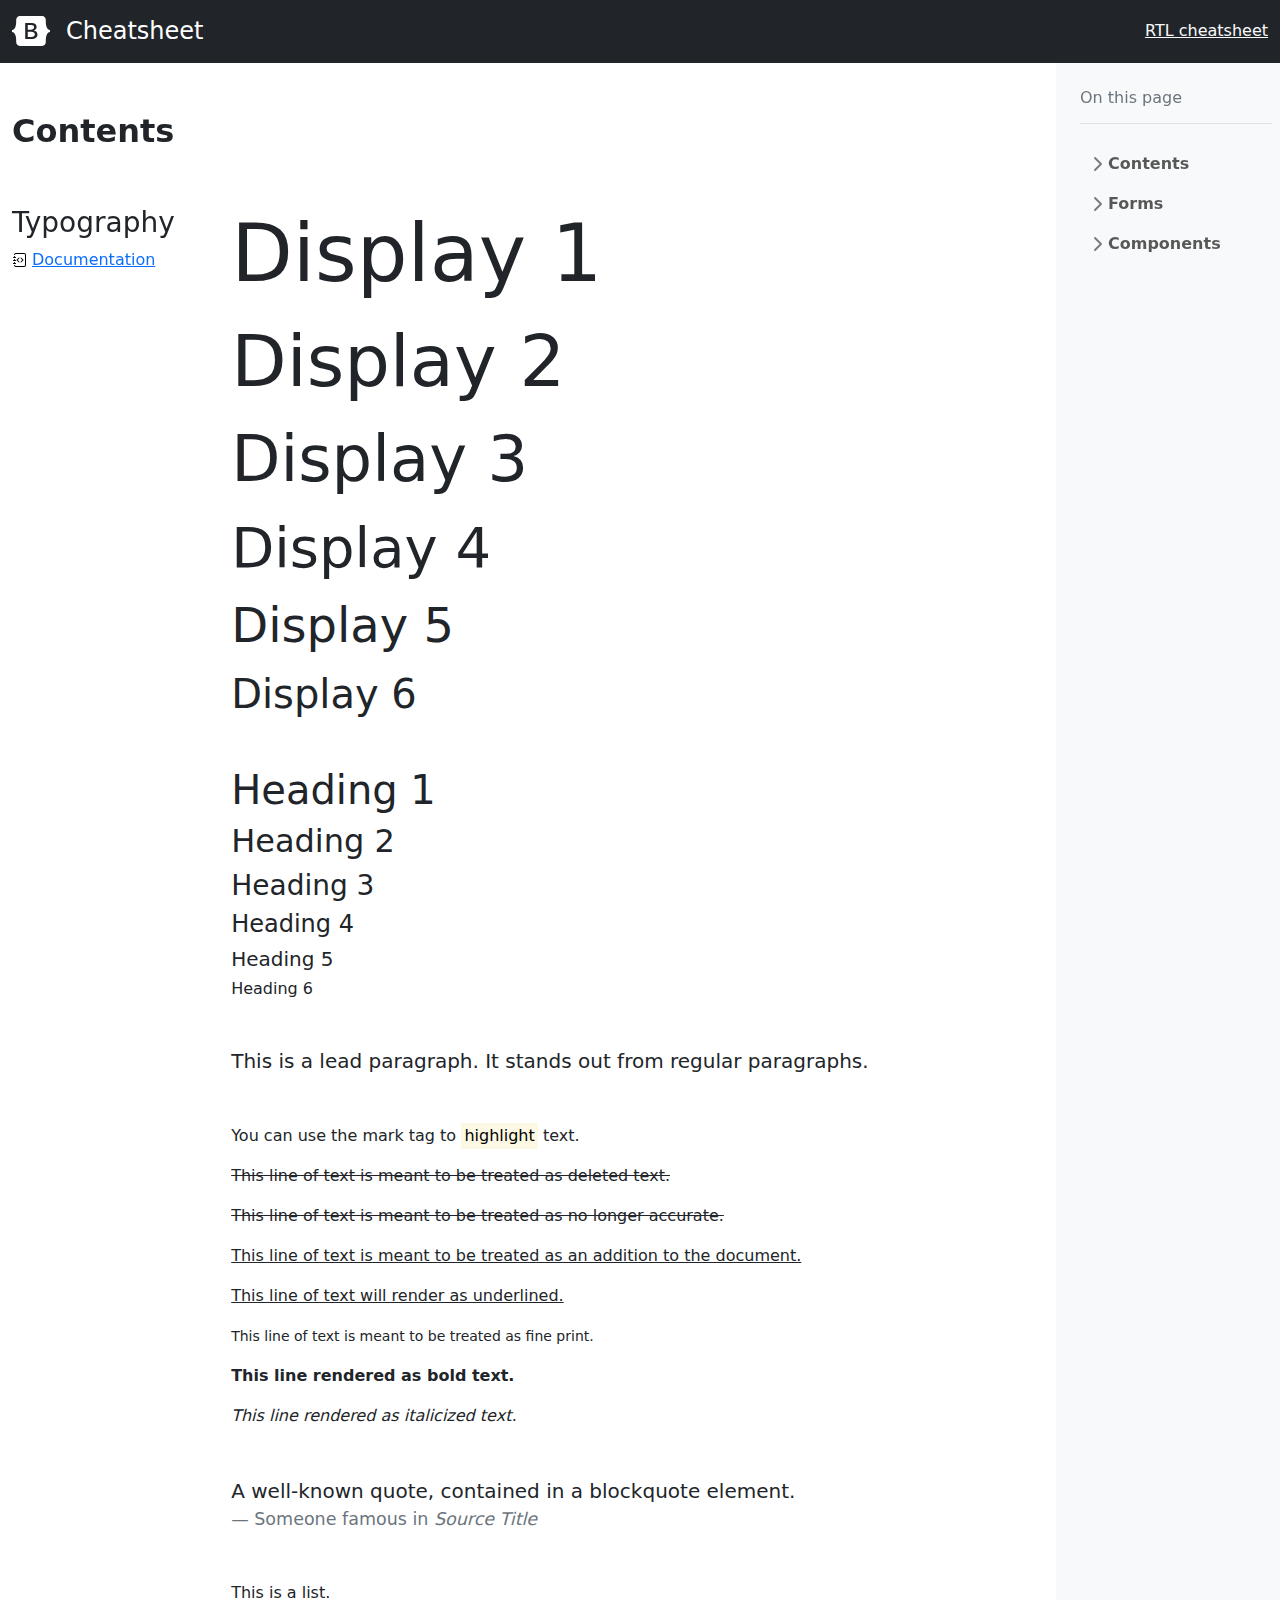
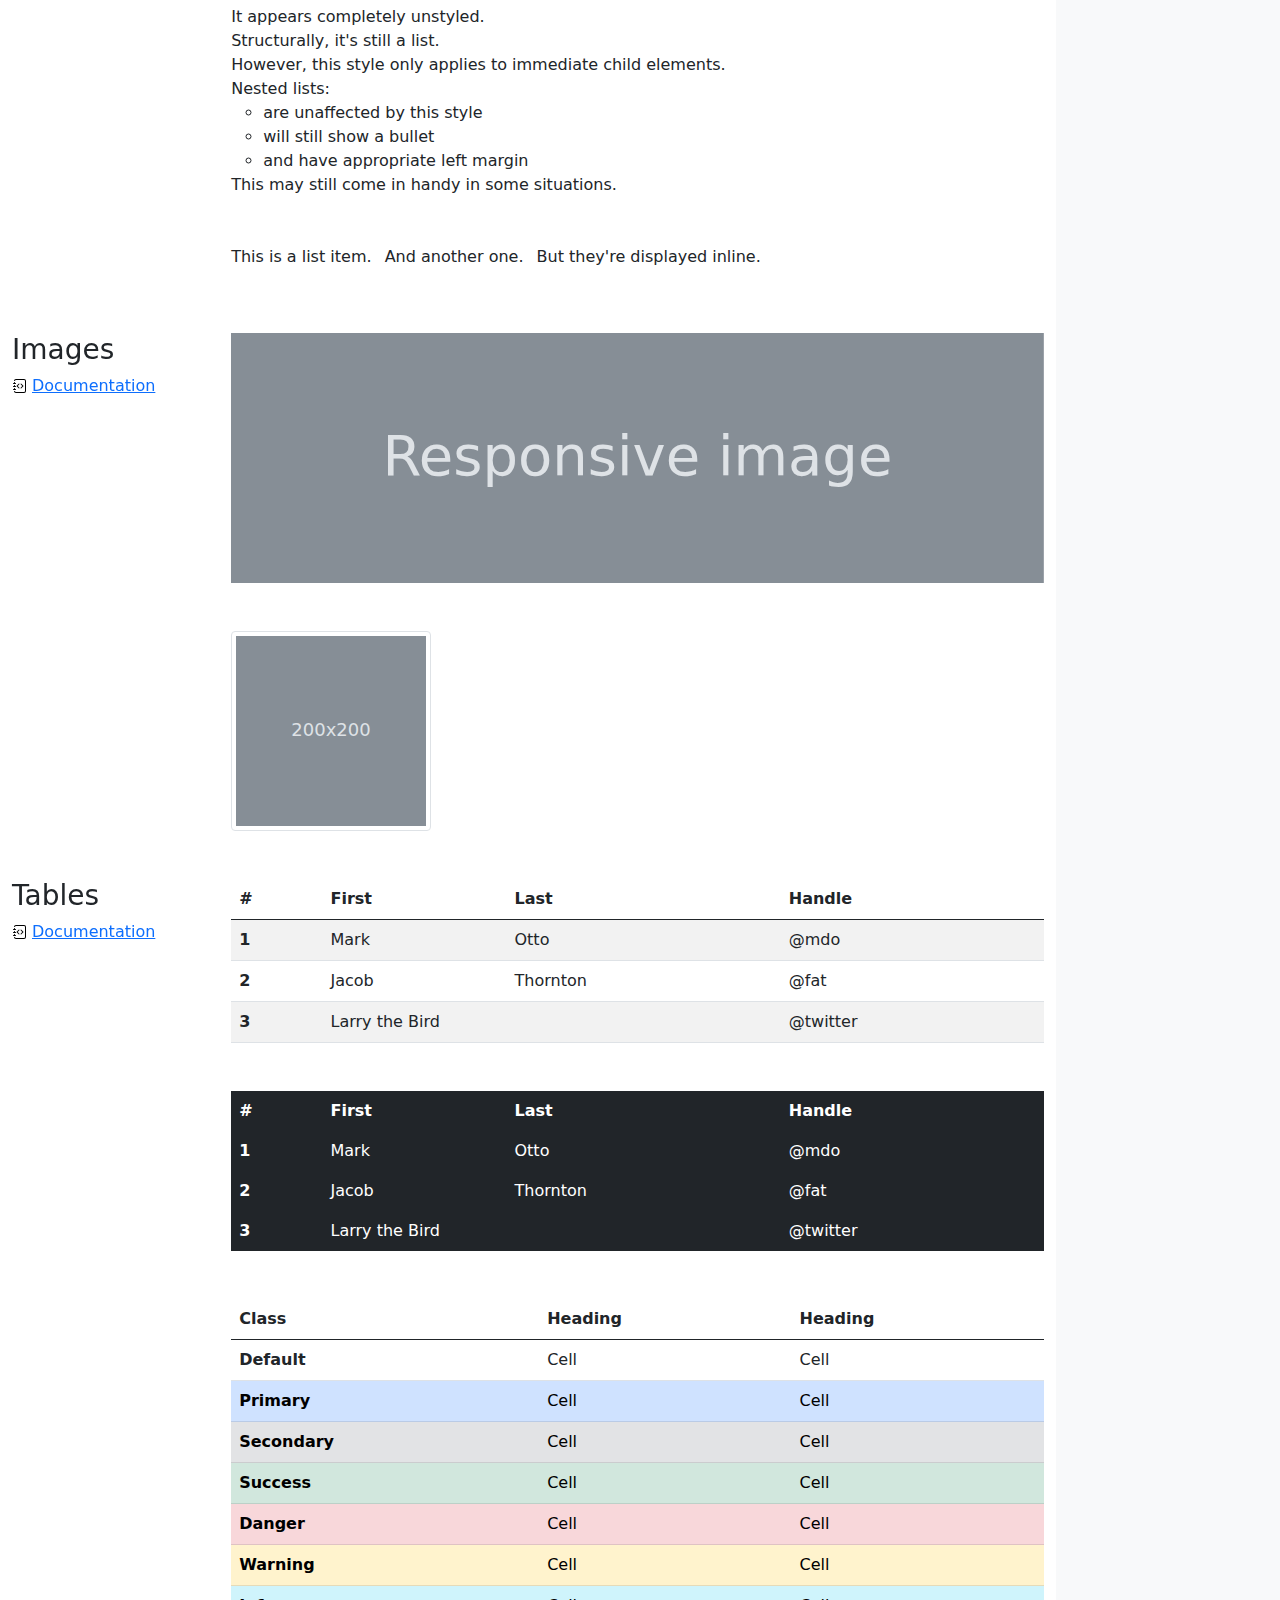
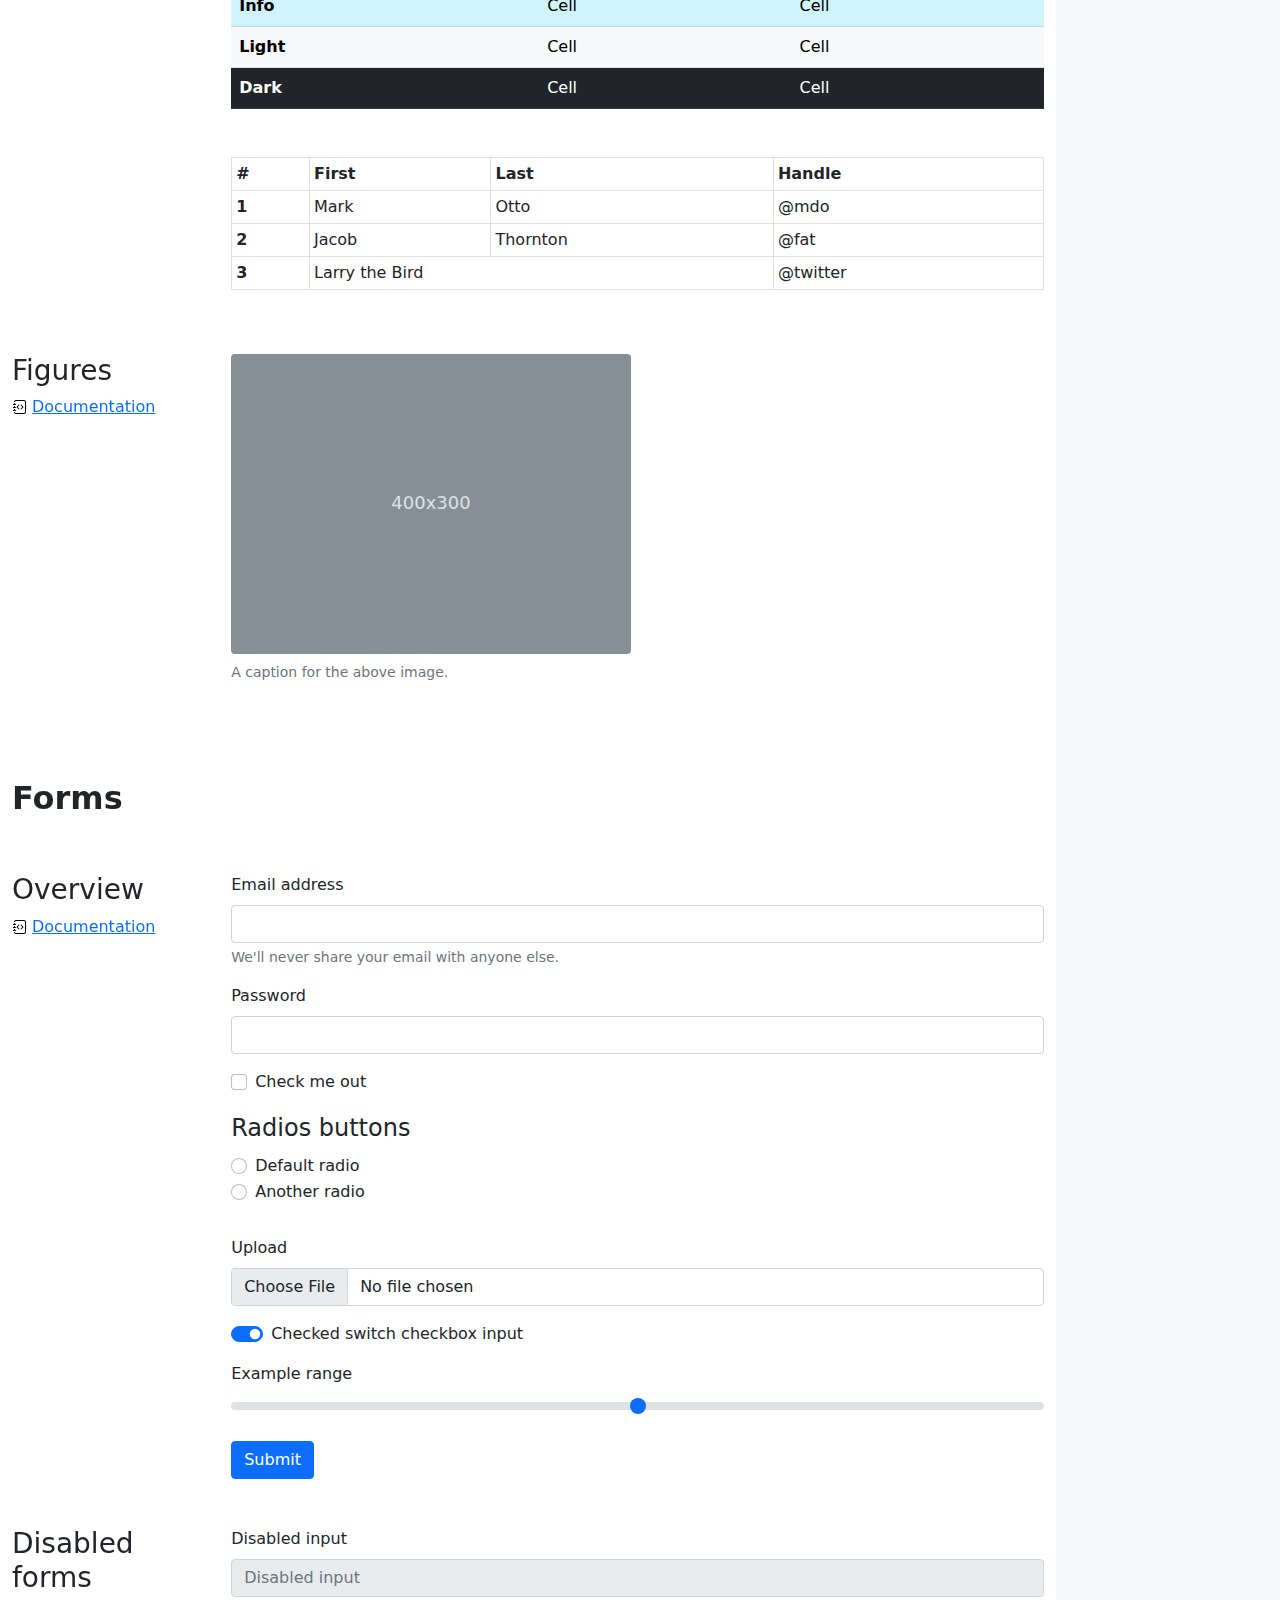
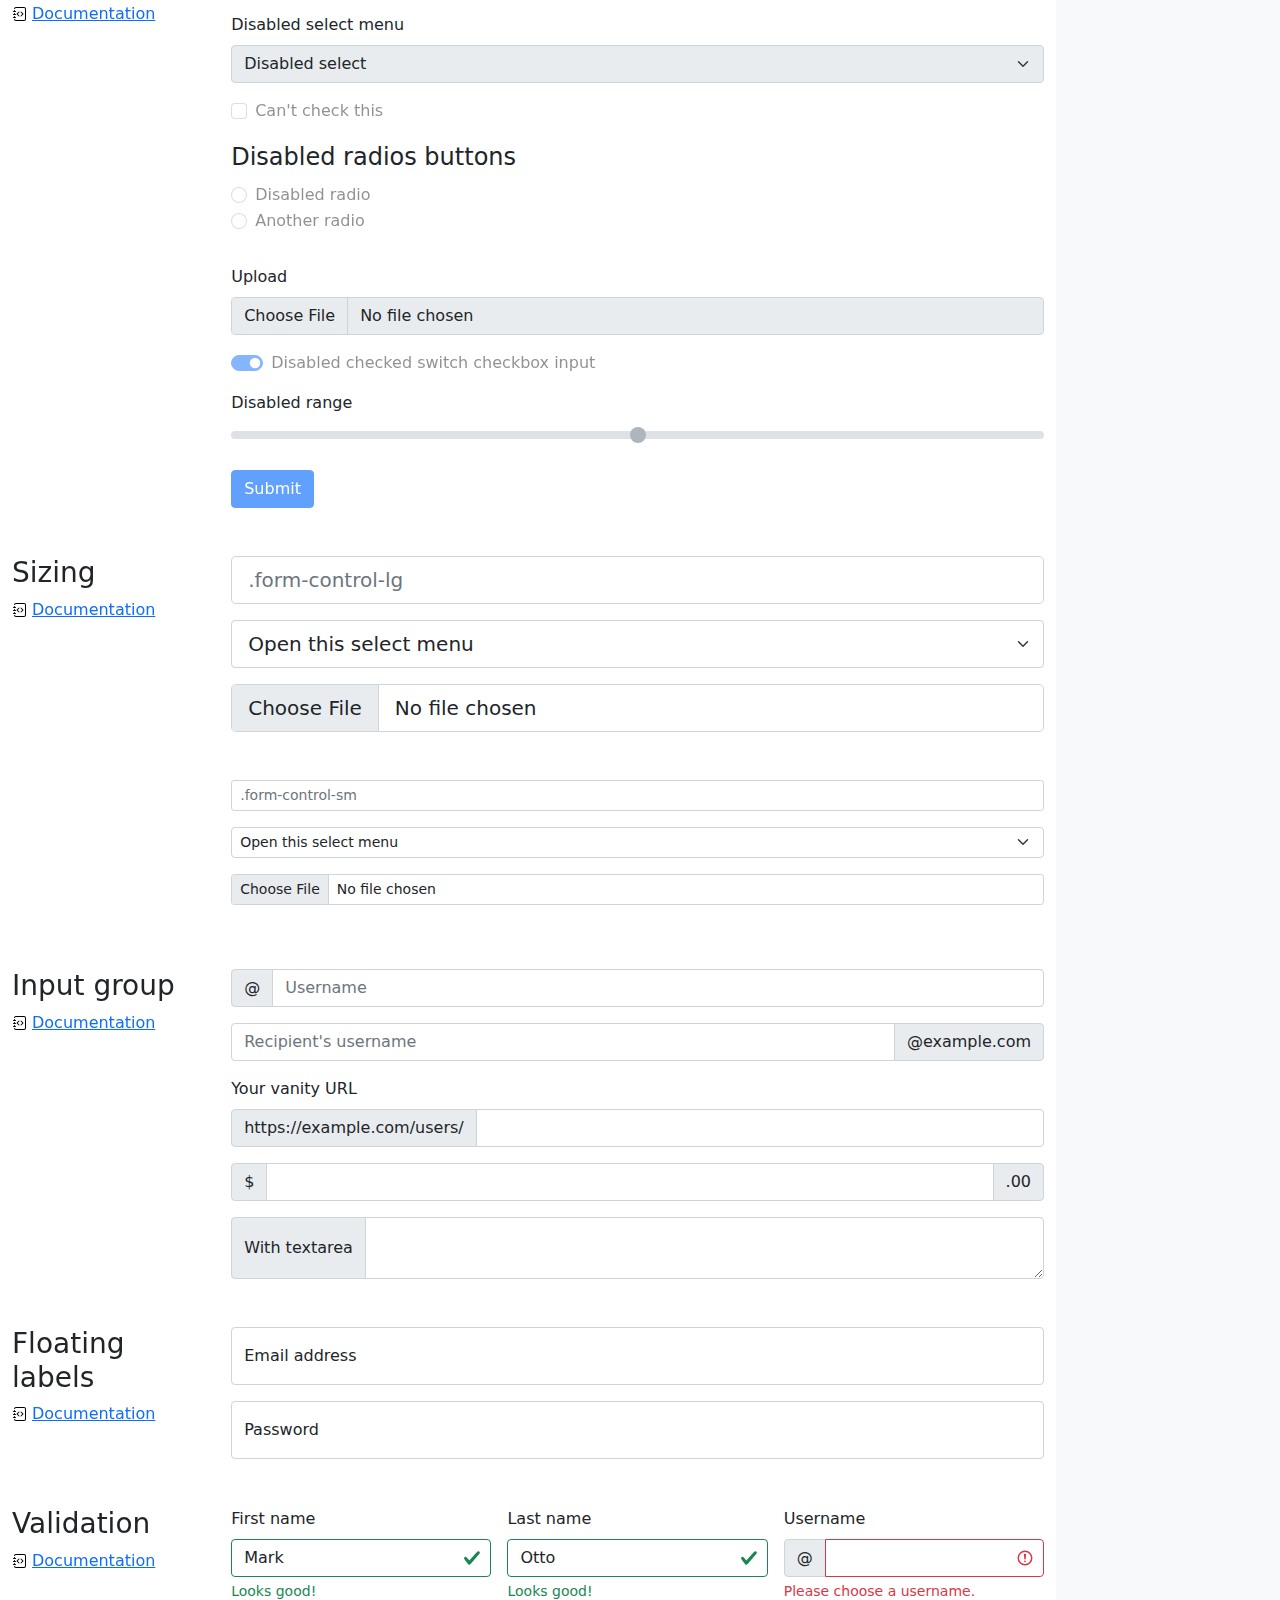
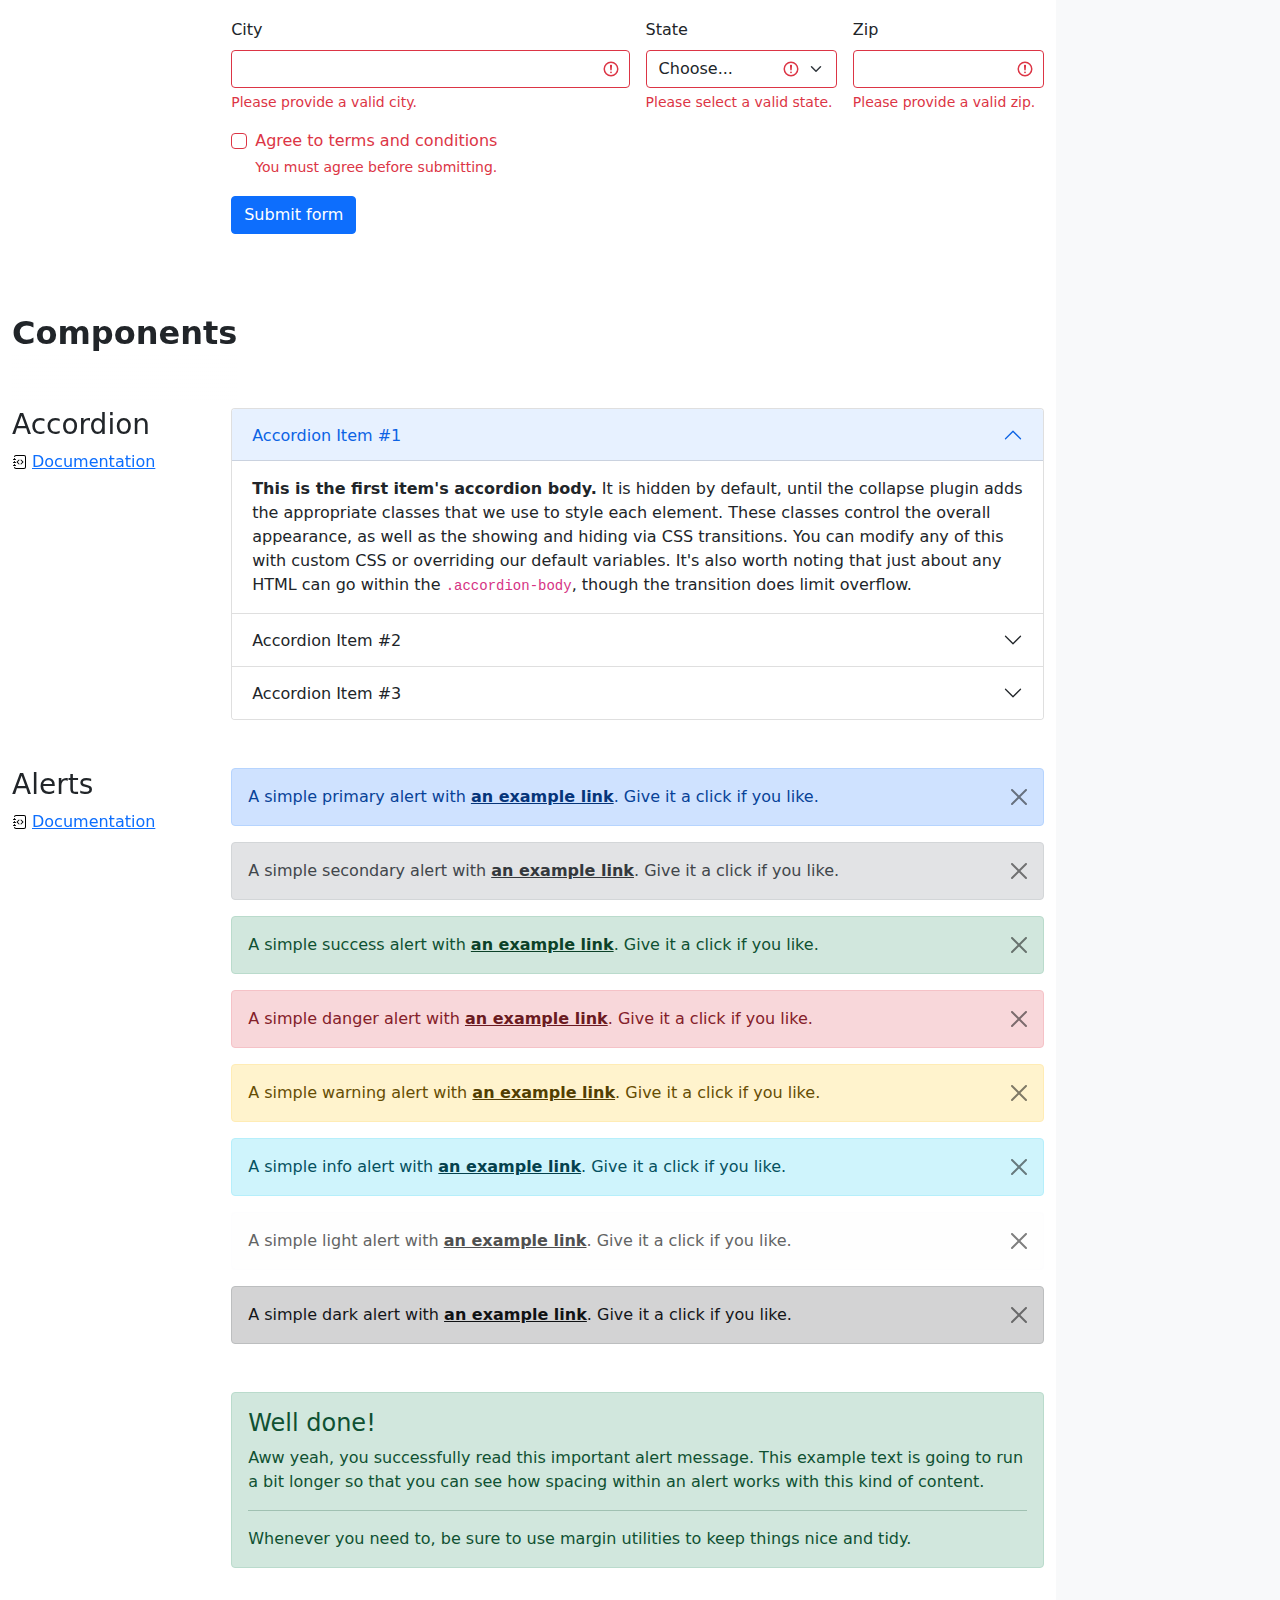
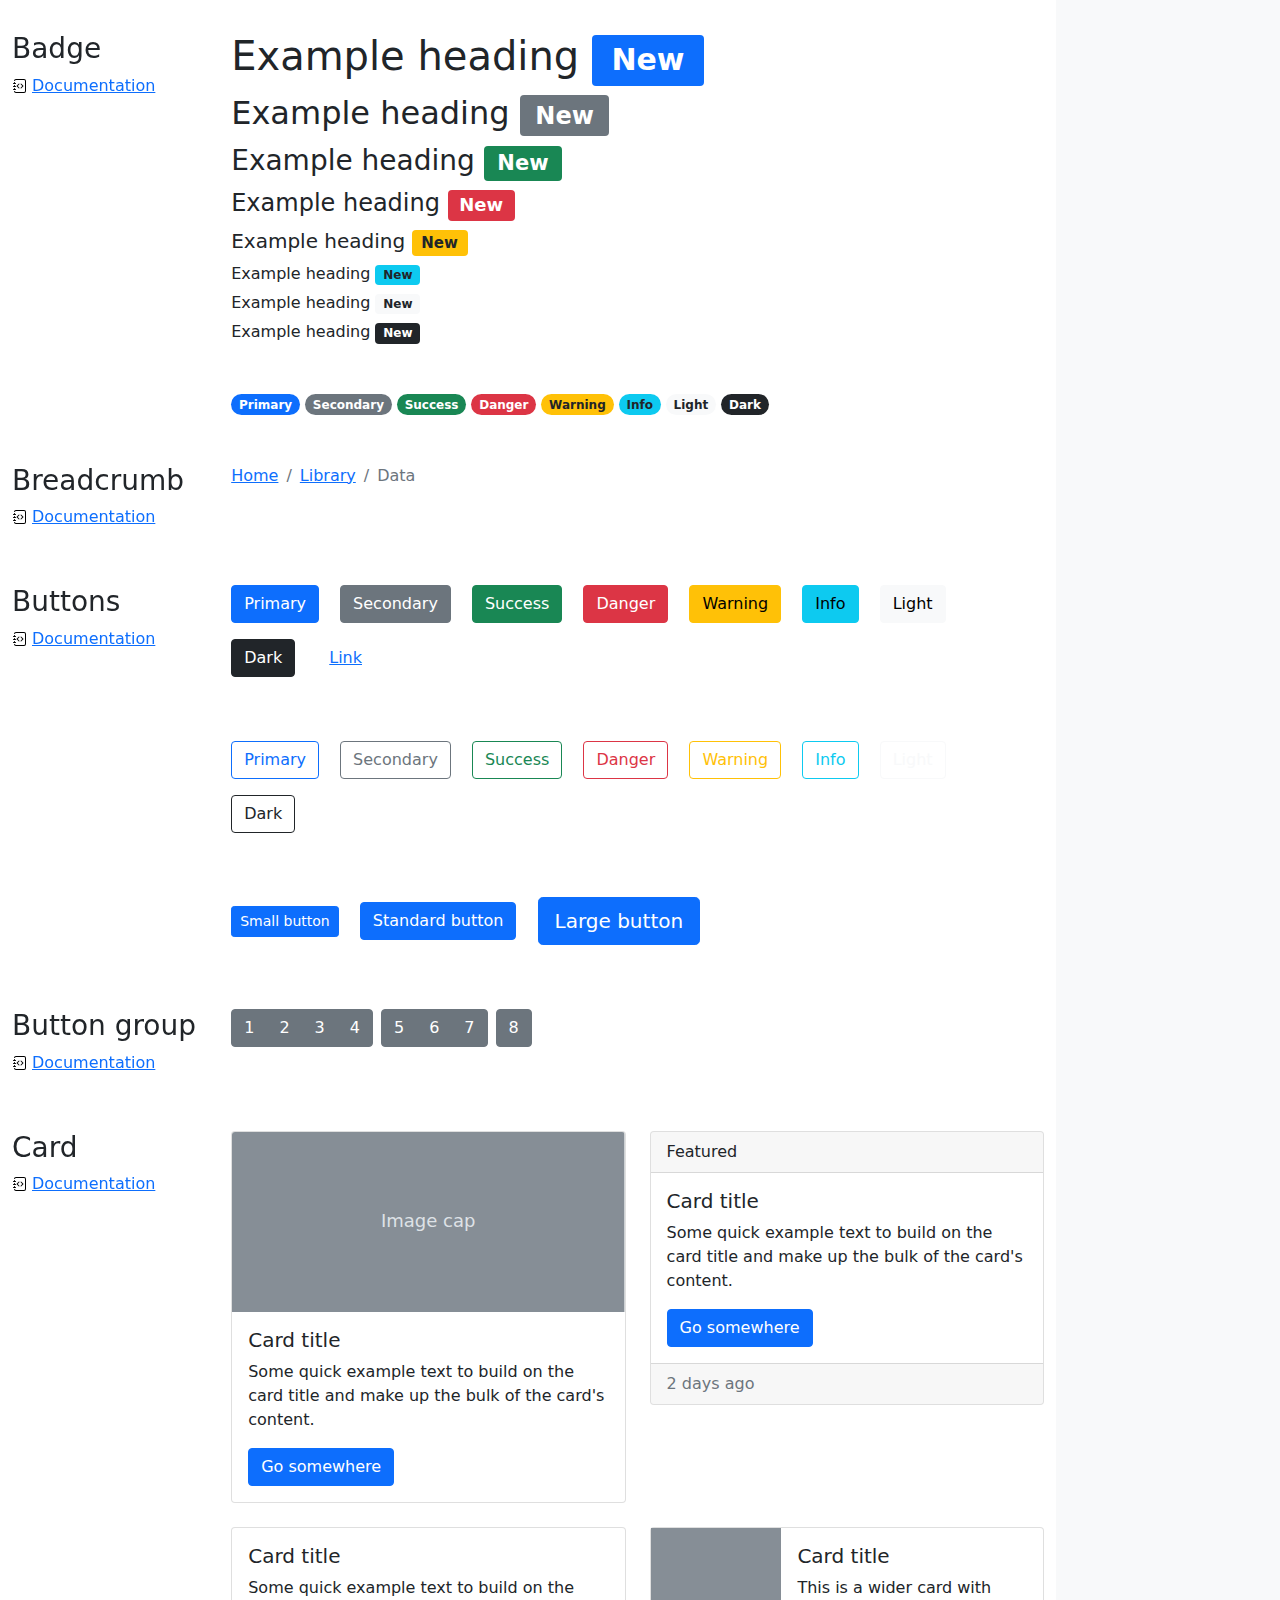
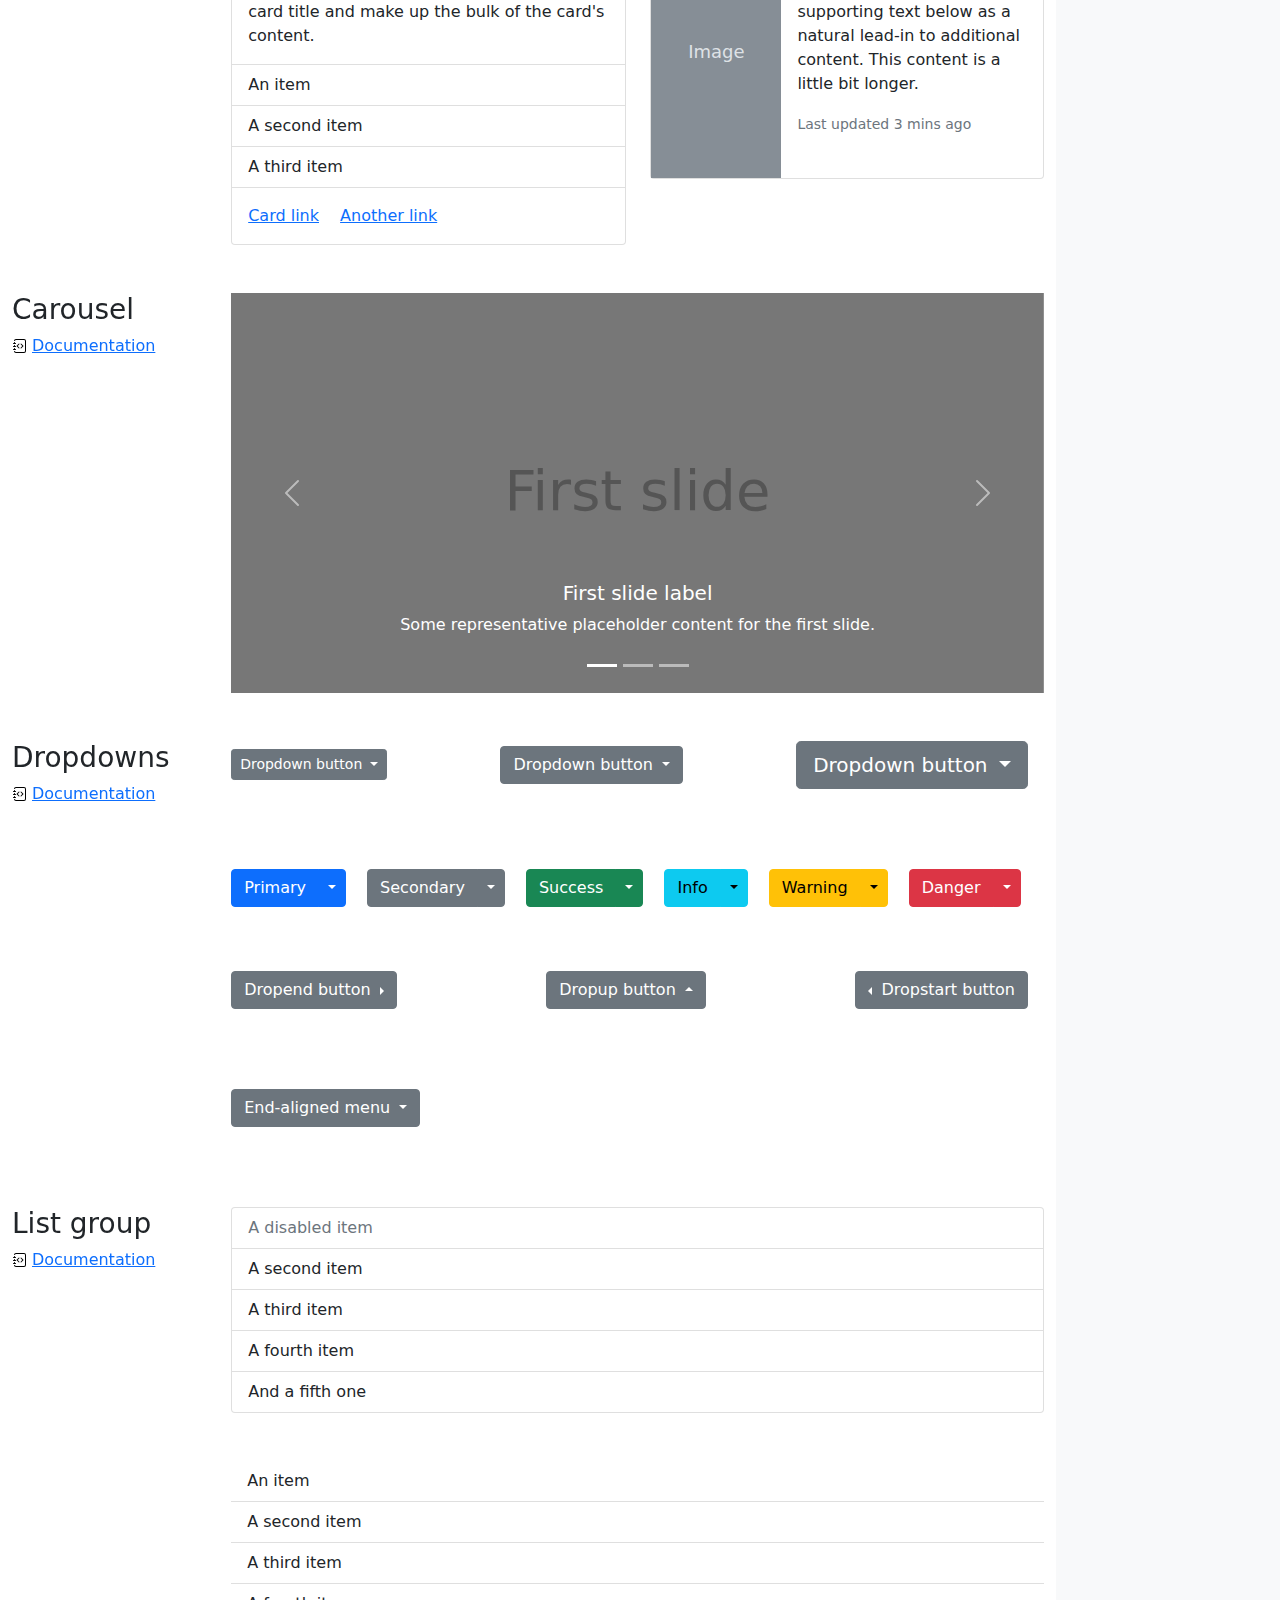
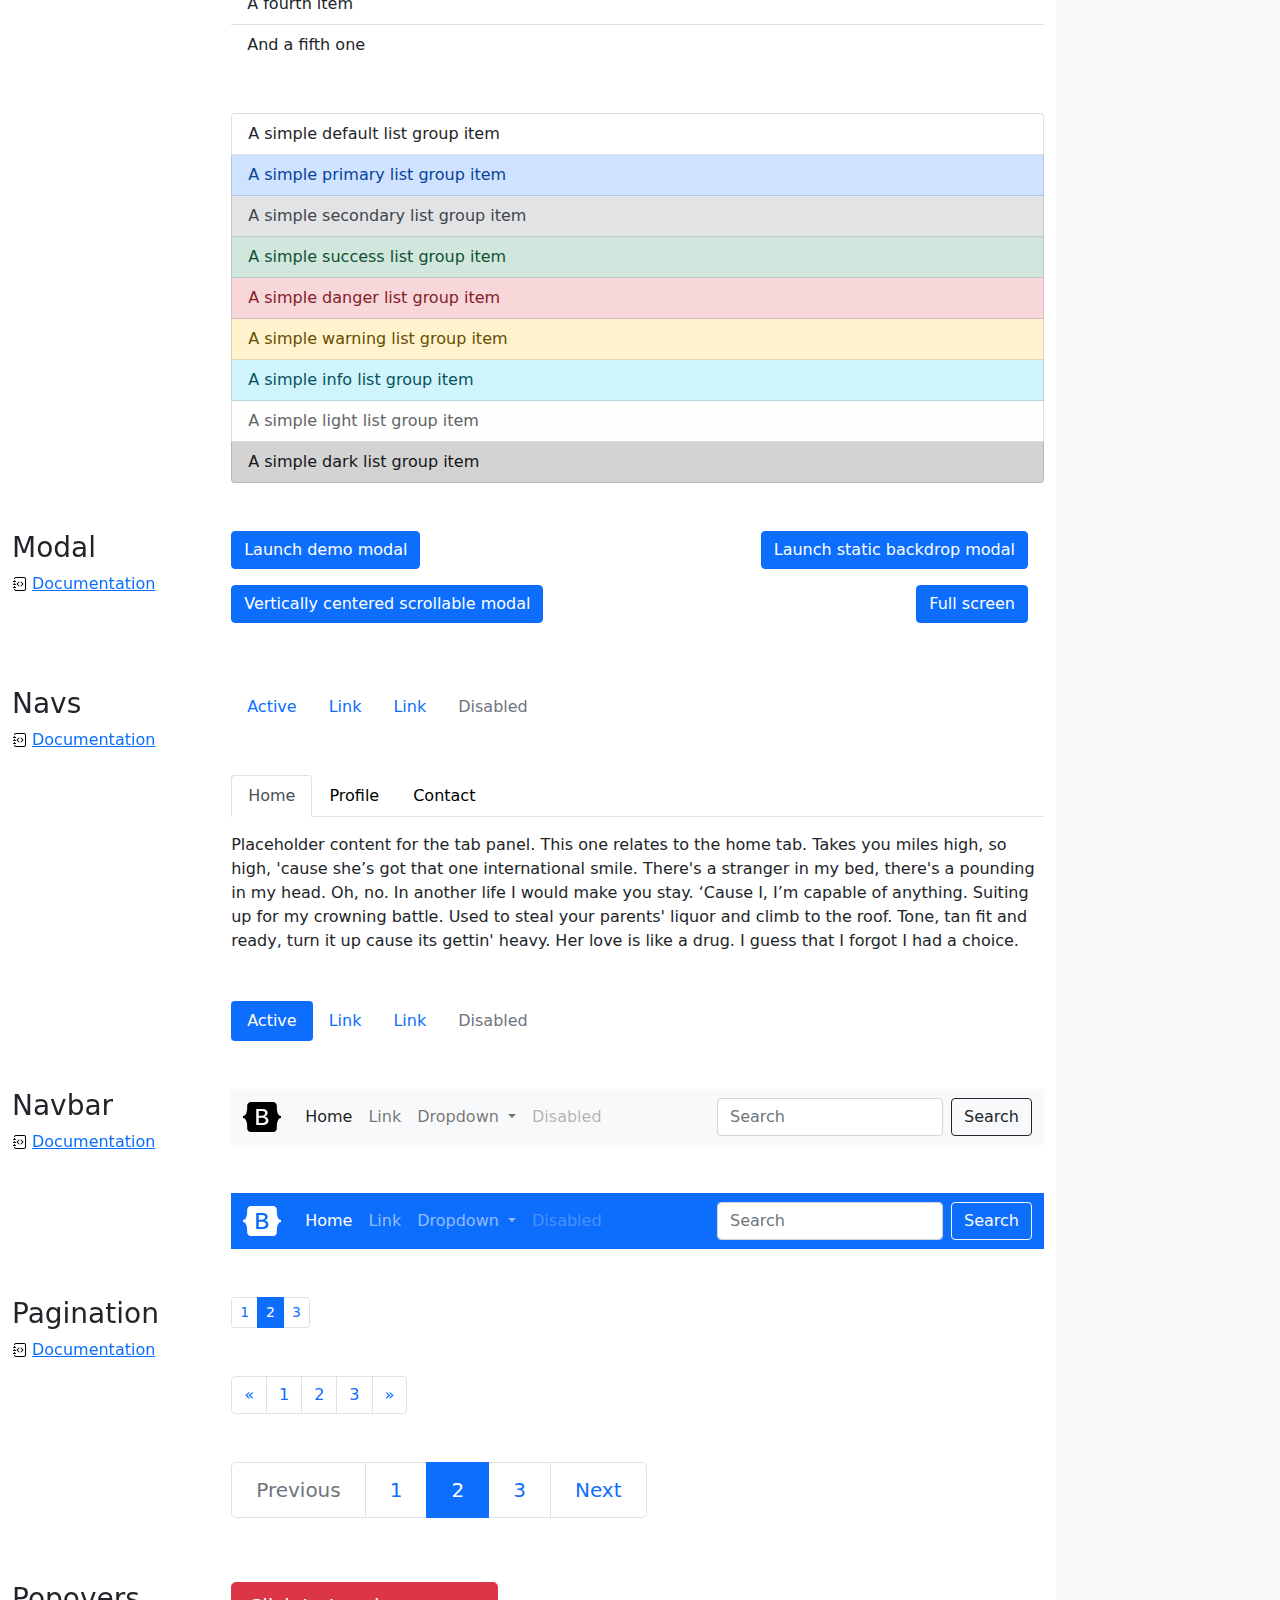
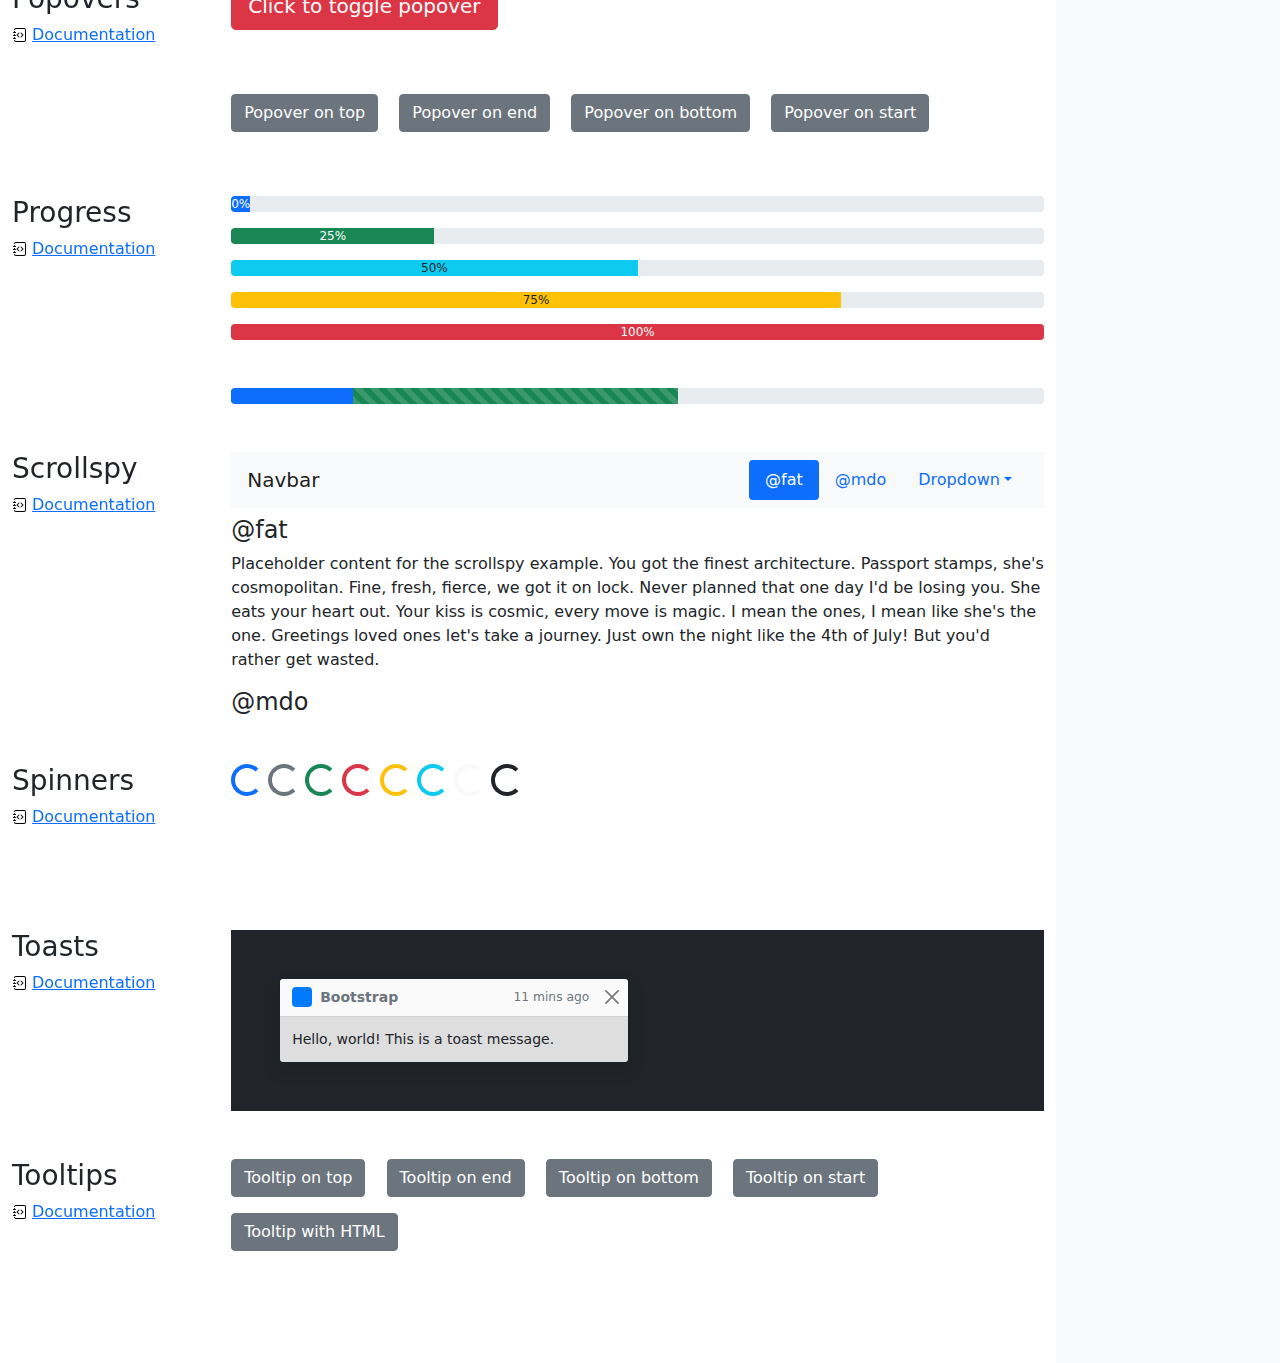
<file: bootstrap/cheatsheet/index.html>
<!doctype html>
<html lang="en">
  <head>
    <meta charset="utf-8">
    <meta name="viewport" content="width=device-width, initial-scale=1">
    <meta name="description" content="">
    <meta name="author" content="Mark Otto, Jacob Thornton, and Bootstrap contributors">
    <meta name="generator" content="Hugo 0.82.0">
    <title>Cheatsheet · Bootstrap v5.0</title>

    <link rel="canonical" href="https://getbootstrap.com/docs/5.0/examples/cheatsheet/">

    

    <!-- Bootstrap core CSS -->
<link href="../assets/dist/css/bootstrap.min.css" rel="stylesheet">

    <style>
      .bd-placeholder-img {
        font-size: 1.125rem;
        text-anchor: middle;
        -webkit-user-select: none;
        -moz-user-select: none;
        user-select: none;
      }

      @media (min-width: 768px) {
        .bd-placeholder-img-lg {
          font-size: 3.5rem;
        }
      }
    </style>

    
    <!-- Custom styles for this template -->
    <link href="cheatsheet.css" rel="stylesheet">
  </head>
  <body class="bg-light">
    
<header class="bd-header bg-dark py-3 d-flex align-items-stretch border-bottom border-dark">
  <div class="container-fluid d-flex align-items-center">
    <h1 class="d-flex align-items-center fs-4 text-white mb-0">
      <img src="../assets/brand/bootstrap-logo-white.svg" width="38" height="30" class="me-3" alt="Bootstrap">
      Cheatsheet
    </h1>
    <a href="../examples/cheatsheet-rtl/" class="ms-auto link-light" hreflang="ar">RTL cheatsheet</a>
  </div>
</header>
<aside class="bd-aside sticky-xl-top text-muted align-self-start mb-3 mb-xl-5 px-2">
  <h2 class="h6 pt-4 pb-3 mb-4 border-bottom">On this page</h2>
  <nav class="small" id="toc">
    <ul class="list-unstyled">
      <li class="my-2">
        <button class="btn d-inline-flex align-items-center collapsed" data-bs-toggle="collapse" aria-expanded="false" data-bs-target="#contents-collapse" aria-controls="contents-collapse">Contents</button>
        <ul class="list-unstyled ps-3 collapse" id="contents-collapse">
          <li><a class="d-inline-flex align-items-center rounded" href="#typography">Typography</a></li>
          <li><a class="d-inline-flex align-items-center rounded" href="#images">Images</a></li>
          <li><a class="d-inline-flex align-items-center rounded" href="#tables">Tables</a></li>
          <li><a class="d-inline-flex align-items-center rounded" href="#figures">Figures</a></li>
        </ul>
      </li>
      <li class="my-2">
        <button class="btn d-inline-flex align-items-center collapsed" data-bs-toggle="collapse" aria-expanded="false" data-bs-target="#forms-collapse" aria-controls="forms-collapse">Forms</button>
        <ul class="list-unstyled ps-3 collapse" id="forms-collapse">
          <li><a class="d-inline-flex align-items-center rounded" href="#overview">Overview</a></li>
          <li><a class="d-inline-flex align-items-center rounded" href="#disabled-forms">Disabled forms</a></li>
          <li><a class="d-inline-flex align-items-center rounded" href="#sizing">Sizing</a></li>
          <li><a class="d-inline-flex align-items-center rounded" href="#input-group">Input group</a></li>
          <li><a class="d-inline-flex align-items-center rounded" href="#floating-labels">Floating labels</a></li>
          <li><a class="d-inline-flex align-items-center rounded" href="#validation">Validation</a></li>
        </ul>
      </li>
      <li class="my-2">
        <button class="btn d-inline-flex align-items-center collapsed" data-bs-toggle="collapse" aria-expanded="false" data-bs-target="#components-collapse" aria-controls="components-collapse">Components</button>
        <ul class="list-unstyled ps-3 collapse" id="components-collapse">
          <li><a class="d-inline-flex align-items-center rounded" href="#accordion">Accordion</a></li>
          <li><a class="d-inline-flex align-items-center rounded" href="#alerts">Alerts</a></li>
          <li><a class="d-inline-flex align-items-center rounded" href="#badge">Badge</a></li>
          <li><a class="d-inline-flex align-items-center rounded" href="#breadcrumb">Breadcrumb</a></li>
          <li><a class="d-inline-flex align-items-center rounded" href="#buttons">Buttons</a></li>
          <li><a class="d-inline-flex align-items-center rounded" href="#button-group">Button group</a></li>
          <li><a class="d-inline-flex align-items-center rounded" href="#card">Card</a></li>
          <li><a class="d-inline-flex align-items-center rounded" href="#carousel">Carousel</a></li>
          <li><a class="d-inline-flex align-items-center rounded" href="#dropdowns">Dropdowns</a></li>
          <li><a class="d-inline-flex align-items-center rounded" href="#list-group">List group</a></li>
          <li><a class="d-inline-flex align-items-center rounded" href="#modal">Modal</a></li>
          <li><a class="d-inline-flex align-items-center rounded" href="#navs">Navs</a></li>
          <li><a class="d-inline-flex align-items-center rounded" href="#navbar">Navbar</a></li>
          <li><a class="d-inline-flex align-items-center rounded" href="#pagination">Pagination</a></li>
          <li><a class="d-inline-flex align-items-center rounded" href="#popovers">Popovers</a></li>
          <li><a class="d-inline-flex align-items-center rounded" href="#progress">Progress</a></li>
          <li><a class="d-inline-flex align-items-center rounded" href="#scrollspy">Scrollspy</a></li>
          <li><a class="d-inline-flex align-items-center rounded" href="#spinners">Spinners</a></li>
          <li><a class="d-inline-flex align-items-center rounded" href="#toasts">Toasts</a></li>
          <li><a class="d-inline-flex align-items-center rounded" href="#tooltips">Tooltips</a></li>
        </ul>
      </li>
    </ul>
  </nav>
</aside>
<div class="bd-cheatsheet container-fluid bg-body">
  <section id="content">
    <h2 class="sticky-xl-top fw-bold pt-3 pt-xl-5 pb-2 pb-xl-3">Contents</h2>

    <article class="my-3" id="typography">
      <div class="bd-heading sticky-xl-top align-self-start mt-5 mb-3 mt-xl-0 mb-xl-2">
        <h3>Typography</h3>
        <a class="d-flex align-items-center" href="../content/typography/">Documentation</a>
      </div>

      <div>
        <div class="bd-example">
        <p class="display-1">Display 1</p>
        <p class="display-2">Display 2</p>
        <p class="display-3">Display 3</p>
        <p class="display-4">Display 4</p>
        <p class="display-5">Display 5</p>
        <p class="display-6">Display 6</p>
        </div>

        <div class="bd-example">
        <p class="h1">Heading 1</p>
        <p class="h2">Heading 2</p>
        <p class="h3">Heading 3</p>
        <p class="h4">Heading 4</p>
        <p class="h5">Heading 5</p>
        <p class="h6">Heading 6</p>
        </div>

        <div class="bd-example">
        <p class="lead">
          This is a lead paragraph. It stands out from regular paragraphs.
        </p>
        </div>

        <div class="bd-example">
        <p>You can use the mark tag to <mark>highlight</mark> text.</p>
        <p><del>This line of text is meant to be treated as deleted text.</del></p>
        <p><s>This line of text is meant to be treated as no longer accurate.</s></p>
        <p><ins>This line of text is meant to be treated as an addition to the document.</ins></p>
        <p><u>This line of text will render as underlined.</u></p>
        <p><small>This line of text is meant to be treated as fine print.</small></p>
        <p><strong>This line rendered as bold text.</strong></p>
        <p><em>This line rendered as italicized text.</em></p>
        </div>

        <div class="bd-example">
        <blockquote class="blockquote">
          <p>A well-known quote, contained in a blockquote element.</p>
          <footer class="blockquote-footer">Someone famous in <cite title="Source Title">Source Title</cite></footer>
        </blockquote>
        </div>

        <div class="bd-example">
        <ul class="list-unstyled">
          <li>This is a list.</li>
          <li>It appears completely unstyled.</li>
          <li>Structurally, it's still a list.</li>
          <li>However, this style only applies to immediate child elements.</li>
          <li>Nested lists:
            <ul>
              <li>are unaffected by this style</li>
              <li>will still show a bullet</li>
              <li>and have appropriate left margin</li>
            </ul>
          </li>
          <li>This may still come in handy in some situations.</li>
        </ul>
        </div>

        <div class="bd-example">
        <ul class="list-inline">
          <li class="list-inline-item">This is a list item.</li>
          <li class="list-inline-item">And another one.</li>
          <li class="list-inline-item">But they're displayed inline.</li>
        </ul>
        </div>
      </div>
    </article>
    <article class="my-3" id="images">
      <div class="bd-heading sticky-xl-top align-self-start mt-5 mb-3 mt-xl-0 mb-xl-2">
        <h3>Images</h3>
        <a class="d-flex align-items-center" href="../content/images/">Documentation</a>
      </div>

      <div>
        <div class="bd-example">
        <svg class="bd-placeholder-img bd-placeholder-img-lg img-fluid" width="100%" height="250" xmlns="http://www.w3.org/2000/svg" role="img" aria-label="Placeholder: Responsive image" preserveAspectRatio="xMidYMid slice" focusable="false"><title>Placeholder</title><rect width="100%" height="100%" fill="#868e96"/><text x="50%" y="50%" fill="#dee2e6" dy=".3em">Responsive image</text></svg>

        </div>

        <div class="bd-example">
        <svg class="bd-placeholder-img img-thumbnail" width="200" height="200" xmlns="http://www.w3.org/2000/svg" role="img" aria-label="A generic square placeholder image with a white border around it, making it resemble a photograph taken with an old instant camera: 200x200" preserveAspectRatio="xMidYMid slice" focusable="false"><title>A generic square placeholder image with a white border around it, making it resemble a photograph taken with an old instant camera</title><rect width="100%" height="100%" fill="#868e96"/><text x="50%" y="50%" fill="#dee2e6" dy=".3em">200x200</text></svg>

        </div>
      </div>
    </article>
    <article class="my-3" id="tables">
      <div class="bd-heading sticky-xl-top align-self-start mt-5 mb-3 mt-xl-0 mb-xl-2">
        <h3>Tables</h3>
        <a class="d-flex align-items-center" href="../content/tables/">Documentation</a>
      </div>

      <div>
        <div class="bd-example">
        <table class="table table-striped">
          <thead>
          <tr>
            <th scope="col">#</th>
            <th scope="col">First</th>
            <th scope="col">Last</th>
            <th scope="col">Handle</th>
          </tr>
          </thead>
          <tbody>
          <tr>
            <th scope="row">1</th>
            <td>Mark</td>
            <td>Otto</td>
            <td>@mdo</td>
          </tr>
          <tr>
            <th scope="row">2</th>
            <td>Jacob</td>
            <td>Thornton</td>
            <td>@fat</td>
          </tr>
          <tr>
            <th scope="row">3</th>
            <td colspan="2">Larry the Bird</td>
            <td>@twitter</td>
          </tr>
          </tbody>
        </table>
        </div>

        <div class="bd-example">
        <table class="table table-dark table-borderless">
          <thead>
          <tr>
            <th scope="col">#</th>
            <th scope="col">First</th>
            <th scope="col">Last</th>
            <th scope="col">Handle</th>
          </tr>
          </thead>
          <tbody>
          <tr>
            <th scope="row">1</th>
            <td>Mark</td>
            <td>Otto</td>
            <td>@mdo</td>
          </tr>
          <tr>
            <th scope="row">2</th>
            <td>Jacob</td>
            <td>Thornton</td>
            <td>@fat</td>
          </tr>
          <tr>
            <th scope="row">3</th>
            <td colspan="2">Larry the Bird</td>
            <td>@twitter</td>
          </tr>
          </tbody>
        </table>
        </div>

        <div class="bd-example">
        <table class="table table-hover">
          <thead>
          <tr>
            <th scope="col">Class</th>
            <th scope="col">Heading</th>
            <th scope="col">Heading</th>
          </tr>
          </thead>
          <tbody>
          <tr>
            <th scope="row">Default</th>
            <td>Cell</td>
            <td>Cell</td>
          </tr>
          
          <tr class="table-primary">
            <th scope="row">Primary</th>
            <td>Cell</td>
            <td>Cell</td>
          </tr>
          <tr class="table-secondary">
            <th scope="row">Secondary</th>
            <td>Cell</td>
            <td>Cell</td>
          </tr>
          <tr class="table-success">
            <th scope="row">Success</th>
            <td>Cell</td>
            <td>Cell</td>
          </tr>
          <tr class="table-danger">
            <th scope="row">Danger</th>
            <td>Cell</td>
            <td>Cell</td>
          </tr>
          <tr class="table-warning">
            <th scope="row">Warning</th>
            <td>Cell</td>
            <td>Cell</td>
          </tr>
          <tr class="table-info">
            <th scope="row">Info</th>
            <td>Cell</td>
            <td>Cell</td>
          </tr>
          <tr class="table-light">
            <th scope="row">Light</th>
            <td>Cell</td>
            <td>Cell</td>
          </tr>
          <tr class="table-dark">
            <th scope="row">Dark</th>
            <td>Cell</td>
            <td>Cell</td>
          </tr>
          </tbody>
        </table>
        </div>

        <div class="bd-example">
        <table class="table table-sm table-bordered">
          <thead>
          <tr>
            <th scope="col">#</th>
            <th scope="col">First</th>
            <th scope="col">Last</th>
            <th scope="col">Handle</th>
          </tr>
          </thead>
          <tbody>
          <tr>
            <th scope="row">1</th>
            <td>Mark</td>
            <td>Otto</td>
            <td>@mdo</td>
          </tr>
          <tr>
            <th scope="row">2</th>
            <td>Jacob</td>
            <td>Thornton</td>
            <td>@fat</td>
          </tr>
          <tr>
            <th scope="row">3</th>
            <td colspan="2">Larry the Bird</td>
            <td>@twitter</td>
          </tr>
          </tbody>
        </table>
        </div>
      </div>
    </article>
    <article class="my-3" id="figures">
      <div class="bd-heading sticky-xl-top align-self-start mt-5 mb-3 mt-xl-0 mb-xl-2">
        <h3>Figures</h3>
        <a class="d-flex align-items-center" href="../content/figures/">Documentation</a>
      </div>

      <div>
        <div class="bd-example">
        <figure class="figure">
          <svg class="bd-placeholder-img figure-img img-fluid rounded" width="400" height="300" xmlns="http://www.w3.org/2000/svg" role="img" aria-label="Placeholder: 400x300" preserveAspectRatio="xMidYMid slice" focusable="false"><title>Placeholder</title><rect width="100%" height="100%" fill="#868e96"/><text x="50%" y="50%" fill="#dee2e6" dy=".3em">400x300</text></svg>

          <figcaption class="figure-caption">A caption for the above image.</figcaption>
        </figure>
        </div>
      </div>
    </article>
  </section>

  <section id="forms">
    <h2 class="sticky-xl-top fw-bold pt-3 pt-xl-5 pb-2 pb-xl-3">Forms</h2>

    <article class="my-3" id="overview">
      <div class="bd-heading sticky-xl-top align-self-start mt-5 mb-3 mt-xl-0 mb-xl-2">
        <h3>Overview</h3>
        <a class="d-flex align-items-center" href="../forms/overview/">Documentation</a>
      </div>

      <div>
        <div class="bd-example">
        <form>
          <div class="mb-3">
            <label for="exampleInputEmail1" class="form-label">Email address</label>
            <input type="email" class="form-control" id="exampleInputEmail1" aria-describedby="emailHelp">
            <div id="emailHelp" class="form-text">We'll never share your email with anyone else.</div>
          </div>
          <div class="mb-3">
            <label for="exampleInputPassword1" class="form-label">Password</label>
            <input type="password" class="form-control" id="exampleInputPassword1">
          </div>
          <div class="mb-3 form-check">
            <input type="checkbox" class="form-check-input" id="exampleCheck1">
            <label class="form-check-label" for="exampleCheck1">Check me out</label>
          </div>
          <fieldset class="mb-3">
            <legend>Radios buttons</legend>
            <div class="form-check">
              <input type="radio" name="radios" class="form-check-input" id="exampleRadio1">
              <label class="form-check-label" for="exampleRadio1">Default radio</label>
            </div>
            <div class="mb-3 form-check">
              <input type="radio" name="radios" class="form-check-input" id="exampleRadio2">
              <label class="form-check-label" for="exampleRadio2">Another radio</label>
            </div>
          </fieldset>
          <div class="mb-3">
            <label class="form-label" for="customFile">Upload</label>
            <input type="file" class="form-control" id="customFile">
          </div>
          <div class="mb-3 form-check form-switch">
            <input class="form-check-input" type="checkbox" id="flexSwitchCheckChecked" checked>
            <label class="form-check-label" for="flexSwitchCheckChecked">Checked switch checkbox input</label>
          </div>
          <div class="mb-3">
            <label for="customRange3" class="form-label">Example range</label>
            <input type="range" class="form-range" min="0" max="5" step="0.5" id="customRange3">
          </div>
          <button type="submit" class="btn btn-primary">Submit</button>
        </form>
        </div>
      </div>
    </article>
    <article class="my-3" id="disabled-forms">
      <div class="bd-heading sticky-xl-top align-self-start mt-5 mb-3 mt-xl-0 mb-xl-2">
        <h3>Disabled forms</h3>
        <a class="d-flex align-items-center" href="../forms/overview/#disabled-forms">Documentation</a>
      </div>

      <div>
        <div class="bd-example">
        <form>
          <fieldset disabled aria-label="Disabled fieldset example">
            <div class="mb-3">
              <label for="disabledTextInput" class="form-label">Disabled input</label>
              <input type="text" id="disabledTextInput" class="form-control" placeholder="Disabled input">
            </div>
            <div class="mb-3">
              <label for="disabledSelect" class="form-label">Disabled select menu</label>
              <select id="disabledSelect" class="form-select">
                <option>Disabled select</option>
              </select>
            </div>
            <div class="mb-3">
              <div class="form-check">
                <input class="form-check-input" type="checkbox" id="disabledFieldsetCheck" disabled>
                <label class="form-check-label" for="disabledFieldsetCheck">
                  Can't check this
                </label>
              </div>
            </div>
            <fieldset class="mb-3">
              <legend>Disabled radios buttons</legend>
              <div class="form-check">
                <input type="radio" name="radios" class="form-check-input" id="disabledRadio1" disabled>
                <label class="form-check-label" for="disabledRadio1">Disabled radio</label>
              </div>
              <div class="mb-3 form-check">
                <input type="radio" name="radios" class="form-check-input" id="disabledRadio2" disabled>
                <label class="form-check-label" for="disabledRadio2">Another radio</label>
              </div>
            </fieldset>
            <div class="mb-3">
              <label class="form-label" for="disabledCustomFile">Upload</label>
              <input type="file" class="form-control" id="disabledCustomFile" disabled>
            </div>
            <div class="mb-3 form-check form-switch">
              <input class="form-check-input" type="checkbox" id="disabledSwitchCheckChecked" checked disabled>
              <label class="form-check-label" for="disabledSwitchCheckChecked">Disabled checked switch checkbox input</label>
            </div>
            <div class="mb-3">
              <label for="disabledRange" class="form-label">Disabled range</label>
              <input type="range" class="form-range" min="0" max="5" step="0.5" id="disabledRange">
            </div>
            <button type="submit" class="btn btn-primary">Submit</button>
          </fieldset>
        </form>
        </div>
      </div>
    </article>
    <article class="my-3" id="sizing">
      <div class="bd-heading sticky-xl-top align-self-start mt-5 mb-3 mt-xl-0 mb-xl-2">
        <h3>Sizing</h3>
        <a class="d-flex align-items-center" href="../forms/form-control/#sizing">Documentation</a>
      </div>

      <div>
        <div class="bd-example">
        <div class="mb-3">
          <input class="form-control form-control-lg" type="text" placeholder=".form-control-lg" aria-label=".form-control-lg example">
        </div>
        <div class="mb-3">
          <select class="form-select form-select-lg mb-3" aria-label=".form-select-lg example">
            <option selected>Open this select menu</option>
            <option value="1">One</option>
            <option value="2">Two</option>
            <option value="3">Three</option>
          </select>
        </div>
        <div class="mb-3">
          <input type="file" class="form-control form-control-lg" aria-label="Large file input example">
        </div>
        </div>

        <div class="bd-example">
        <div class="mb-3">
          <input class="form-control form-control-sm" type="text" placeholder=".form-control-sm" aria-label=".form-control-sm example">
        </div>
        <div class="mb-3">
          <select class="form-select form-select-sm" aria-label=".form-select-sm example">
            <option selected>Open this select menu</option>
            <option value="1">One</option>
            <option value="2">Two</option>
            <option value="3">Three</option>
          </select>
        </div>
        <div class="mb-3">
          <input type="file" class="form-control form-control-sm" aria-label="Small file input example">
        </div>
        </div>
      </div>
    </article>
    <article class="my-3" id="input-group">
      <div class="bd-heading sticky-xl-top align-self-start mt-5 mb-3 mt-xl-0 mb-xl-2">
        <h3>Input group</h3>
        <a class="d-flex align-items-center" href="../forms/input-group/">Documentation</a>
      </div>

      <div>
        <div class="bd-example">
        <div class="input-group mb-3">
          <span class="input-group-text" id="basic-addon1">@</span>
          <input type="text" class="form-control" placeholder="Username" aria-label="Username" aria-describedby="basic-addon1">
        </div>
        <div class="input-group mb-3">
          <input type="text" class="form-control" placeholder="Recipient's username" aria-label="Recipient's username" aria-describedby="basic-addon2">
          <span class="input-group-text" id="basic-addon2">@example.com</span>
        </div>
        <label for="basic-url" class="form-label">Your vanity URL</label>
        <div class="input-group mb-3">
          <span class="input-group-text" id="basic-addon3">https://example.com/users/</span>
          <input type="text" class="form-control" id="basic-url" aria-describedby="basic-addon3">
        </div>
        <div class="input-group mb-3">
          <span class="input-group-text">$</span>
          <input type="text" class="form-control" aria-label="Amount (to the nearest dollar)">
          <span class="input-group-text">.00</span>
        </div>
        <div class="input-group">
          <span class="input-group-text">With textarea</span>
          <textarea class="form-control" aria-label="With textarea"></textarea>
        </div>
        </div>
      </div>
    </article>
    <article class="my-3" id="floating-labels">
      <div class="bd-heading sticky-xl-top align-self-start mt-5 mb-3 mt-xl-0 mb-xl-2">
        <h3>Floating labels</h3>
        <a class="d-flex align-items-center" href="../forms/floating-labels/">Documentation</a>
      </div>

      <div>
        <div class="bd-example">
        <form>
          <div class="form-floating mb-3">
            <input type="email" class="form-control" id="floatingInput" placeholder="name@example.com">
            <label for="floatingInput">Email address</label>
          </div>
          <div class="form-floating">
            <input type="password" class="form-control" id="floatingPassword" placeholder="Password">
            <label for="floatingPassword">Password</label>
          </div>
        </form>
        </div>
      </div>
    </article>
    <article class="my-3" id="validation">
      <div class="bd-heading sticky-xl-top align-self-start mt-5 mb-3 mt-xl-0 mb-xl-2">
        <h3>Validation</h3>
        <a class="d-flex align-items-center" href="../forms/validation/">Documentation</a>
      </div>

      <div>
        <div class="bd-example">
        <form class="row g-3">
          <div class="col-md-4">
            <label for="validationServer01" class="form-label">First name</label>
            <input type="text" class="form-control is-valid" id="validationServer01" value="Mark" required>
            <div class="valid-feedback">
              Looks good!
            </div>
          </div>
          <div class="col-md-4">
            <label for="validationServer02" class="form-label">Last name</label>
            <input type="text" class="form-control is-valid" id="validationServer02" value="Otto" required>
            <div class="valid-feedback">
              Looks good!
            </div>
          </div>
          <div class="col-md-4">
            <label for="validationServerUsername" class="form-label">Username</label>
            <div class="input-group has-validation">
              <span class="input-group-text" id="inputGroupPrepend3">@</span>
              <input type="text" class="form-control is-invalid" id="validationServerUsername" aria-describedby="inputGroupPrepend3" required>
              <div class="invalid-feedback">
                Please choose a username.
              </div>
            </div>
          </div>
          <div class="col-md-6">
            <label for="validationServer03" class="form-label">City</label>
            <input type="text" class="form-control is-invalid" id="validationServer03" required>
            <div class="invalid-feedback">
              Please provide a valid city.
            </div>
          </div>
          <div class="col-md-3">
            <label for="validationServer04" class="form-label">State</label>
            <select class="form-select is-invalid" id="validationServer04" required>
              <option selected disabled value="">Choose...</option>
              <option>...</option>
            </select>
            <div class="invalid-feedback">
              Please select a valid state.
            </div>
          </div>
          <div class="col-md-3">
            <label for="validationServer05" class="form-label">Zip</label>
            <input type="text" class="form-control is-invalid" id="validationServer05" required>
            <div class="invalid-feedback">
              Please provide a valid zip.
            </div>
          </div>
          <div class="col-12">
            <div class="form-check">
              <input class="form-check-input is-invalid" type="checkbox" value="" id="invalidCheck3" required>
              <label class="form-check-label" for="invalidCheck3">
                Agree to terms and conditions
              </label>
              <div class="invalid-feedback">
                You must agree before submitting.
              </div>
            </div>
          </div>
          <div class="col-12">
            <button class="btn btn-primary" type="submit">Submit form</button>
          </div>
        </form>
        </div>
      </div>
    </article>
  </section>

  <section id="components">
    <h2 class="sticky-xl-top fw-bold pt-3 pt-xl-5 pb-2 pb-xl-3">Components</h2>

    <article class="my-3" id="accordion">
      <div class="bd-heading sticky-xl-top align-self-start mt-5 mb-3 mt-xl-0 mb-xl-2">
        <h3>Accordion</h3>
        <a class="d-flex align-items-center" href="../components/accordion/">Documentation</a>
      </div>

      <div>
        <div class="bd-example">
        <div class="accordion" id="accordionExample">
          <div class="accordion-item">
            <h4 class="accordion-header" id="headingOne">
              <button class="accordion-button" type="button" data-bs-toggle="collapse" data-bs-target="#collapseOne" aria-expanded="true" aria-controls="collapseOne">
                Accordion Item #1
              </button>
            </h4>
            <div id="collapseOne" class="accordion-collapse collapse show" aria-labelledby="headingOne" data-bs-parent="#accordionExample">
              <div class="accordion-body">
                <strong>This is the first item's accordion body.</strong> It is hidden by default, until the collapse plugin adds the appropriate classes that we use to style each element. These classes control the overall appearance, as well as the showing and hiding via CSS transitions. You can modify any of this with custom CSS or overriding our default variables. It's also worth noting that just about any HTML can go within the <code>.accordion-body</code>, though the transition does limit overflow.
              </div>
            </div>
          </div>
          <div class="accordion-item">
            <h4 class="accordion-header" id="headingTwo">
              <button class="accordion-button collapsed" type="button" data-bs-toggle="collapse" data-bs-target="#collapseTwo" aria-expanded="false" aria-controls="collapseTwo">
                Accordion Item #2
              </button>
            </h4>
            <div id="collapseTwo" class="accordion-collapse collapse" aria-labelledby="headingTwo" data-bs-parent="#accordionExample">
              <div class="accordion-body">
                <strong>This is the second item's accordion body.</strong> It is hidden by default, until the collapse plugin adds the appropriate classes that we use to style each element. These classes control the overall appearance, as well as the showing and hiding via CSS transitions. You can modify any of this with custom CSS or overriding our default variables. It's also worth noting that just about any HTML can go within the <code>.accordion-body</code>, though the transition does limit overflow.
              </div>
            </div>
          </div>
          <div class="accordion-item">
            <h4 class="accordion-header" id="headingThree">
              <button class="accordion-button collapsed" type="button" data-bs-toggle="collapse" data-bs-target="#collapseThree" aria-expanded="false" aria-controls="collapseThree">
                Accordion Item #3
              </button>
            </h4>
            <div id="collapseThree" class="accordion-collapse collapse" aria-labelledby="headingThree" data-bs-parent="#accordionExample">
              <div class="accordion-body">
                <strong>This is the third item's accordion body.</strong> It is hidden by default, until the collapse plugin adds the appropriate classes that we use to style each element. These classes control the overall appearance, as well as the showing and hiding via CSS transitions. You can modify any of this with custom CSS or overriding our default variables. It's also worth noting that just about any HTML can go within the <code>.accordion-body</code>, though the transition does limit overflow.
              </div>
            </div>
          </div>
        </div>
        </div>
      </div>
    </article>
    <article class="my-3" id="alerts">
      <div class="bd-heading sticky-xl-top align-self-start mt-5 mb-3 mt-xl-0 mb-xl-2">
        <h3>Alerts</h3>
        <a class="d-flex align-items-center" href="../components/alerts/">Documentation</a>
      </div>

      <div>
        <div class="bd-example">
        
        <div class="alert alert-primary alert-dismissible fade show" role="alert">
          A simple primary alert with <a href="#" class="alert-link">an example link</a>. Give it a click if you like.
          <button type="button" class="btn-close" data-bs-dismiss="alert" aria-label="Close"></button>
        </div>
        <div class="alert alert-secondary alert-dismissible fade show" role="alert">
          A simple secondary alert with <a href="#" class="alert-link">an example link</a>. Give it a click if you like.
          <button type="button" class="btn-close" data-bs-dismiss="alert" aria-label="Close"></button>
        </div>
        <div class="alert alert-success alert-dismissible fade show" role="alert">
          A simple success alert with <a href="#" class="alert-link">an example link</a>. Give it a click if you like.
          <button type="button" class="btn-close" data-bs-dismiss="alert" aria-label="Close"></button>
        </div>
        <div class="alert alert-danger alert-dismissible fade show" role="alert">
          A simple danger alert with <a href="#" class="alert-link">an example link</a>. Give it a click if you like.
          <button type="button" class="btn-close" data-bs-dismiss="alert" aria-label="Close"></button>
        </div>
        <div class="alert alert-warning alert-dismissible fade show" role="alert">
          A simple warning alert with <a href="#" class="alert-link">an example link</a>. Give it a click if you like.
          <button type="button" class="btn-close" data-bs-dismiss="alert" aria-label="Close"></button>
        </div>
        <div class="alert alert-info alert-dismissible fade show" role="alert">
          A simple info alert with <a href="#" class="alert-link">an example link</a>. Give it a click if you like.
          <button type="button" class="btn-close" data-bs-dismiss="alert" aria-label="Close"></button>
        </div>
        <div class="alert alert-light alert-dismissible fade show" role="alert">
          A simple light alert with <a href="#" class="alert-link">an example link</a>. Give it a click if you like.
          <button type="button" class="btn-close" data-bs-dismiss="alert" aria-label="Close"></button>
        </div>
        <div class="alert alert-dark alert-dismissible fade show" role="alert">
          A simple dark alert with <a href="#" class="alert-link">an example link</a>. Give it a click if you like.
          <button type="button" class="btn-close" data-bs-dismiss="alert" aria-label="Close"></button>
        </div>
        </div>

        <div class="bd-example">
        <div class="alert alert-success" role="alert">
          <h4 class="alert-heading">Well done!</h4>
          <p>Aww yeah, you successfully read this important alert message. This example text is going to run a bit longer so that you can see how spacing within an alert works with this kind of content.</p>
          <hr>
          <p class="mb-0">Whenever you need to, be sure to use margin utilities to keep things nice and tidy.</p>
        </div>
        </div>
      </div>
    </article>
    <article class="my-3" id="badge">
      <div class="bd-heading sticky-xl-top align-self-start mt-5 mb-3 mt-xl-0 mb-xl-2">
        <h3>Badge</h3>
        <a class="d-flex align-items-center" href="../components/badge/">Documentation</a>
      </div>

      <div>
        <div class="bd-example">
        <p class="h1">Example heading <span class="badge bg-primary">New</span></p>
        <p class="h2">Example heading <span class="badge bg-secondary">New</span></p>
        <p class="h3">Example heading <span class="badge bg-success">New</span></p>
        <p class="h4">Example heading <span class="badge bg-danger">New</span></p>
        <p class="h5">Example heading <span class="badge bg-warning text-dark">New</span></p>
        <p class="h6">Example heading <span class="badge bg-info text-dark">New</span></p>
        <p class="h6">Example heading <span class="badge bg-light text-dark">New</span></p>
        <p class="h6">Example heading <span class="badge bg-dark">New</span></p>
        </div>

        <div class="bd-example">
        
        <span class="badge rounded-pill bg-primary">Primary</span>
        <span class="badge rounded-pill bg-secondary">Secondary</span>
        <span class="badge rounded-pill bg-success">Success</span>
        <span class="badge rounded-pill bg-danger">Danger</span>
        <span class="badge rounded-pill bg-warning text-dark">Warning</span>
        <span class="badge rounded-pill bg-info text-dark">Info</span>
        <span class="badge rounded-pill bg-light text-dark">Light</span>
        <span class="badge rounded-pill bg-dark">Dark</span>
        </div>
      </div>
    </article>
    <article class="my-3" id="breadcrumb">
      <div class="bd-heading sticky-xl-top align-self-start mt-5 mb-3 mt-xl-0 mb-xl-2">
        <h3>Breadcrumb</h3>
        <a class="d-flex align-items-center" href="../components/breadcrumb/">Documentation</a>
      </div>

      <div>
        <div class="bd-example">
        <nav aria-label="breadcrumb">
          <ol class="breadcrumb">
            <li class="breadcrumb-item"><a href="#">Home</a></li>
            <li class="breadcrumb-item"><a href="#">Library</a></li>
            <li class="breadcrumb-item active" aria-current="page">Data</li>
          </ol>
        </nav>
        </div>
      </div>
    </article>
    <article class="my-3" id="buttons">
      <div class="bd-heading sticky-xl-top align-self-start mt-5 mb-3 mt-xl-0 mb-xl-2">
        <h3>Buttons</h3>
        <a class="d-flex align-items-center" href="../components/buttons/">Documentation</a>
      </div>

      <div>
        <div class="bd-example">
        
        <button type="button" class="btn btn-primary">Primary</button>
        <button type="button" class="btn btn-secondary">Secondary</button>
        <button type="button" class="btn btn-success">Success</button>
        <button type="button" class="btn btn-danger">Danger</button>
        <button type="button" class="btn btn-warning">Warning</button>
        <button type="button" class="btn btn-info">Info</button>
        <button type="button" class="btn btn-light">Light</button>
        <button type="button" class="btn btn-dark">Dark</button>

        <button type="button" class="btn btn-link">Link</button>
        </div>

        <div class="bd-example">
        
        <button type="button" class="btn btn-outline-primary">Primary</button>
        <button type="button" class="btn btn-outline-secondary">Secondary</button>
        <button type="button" class="btn btn-outline-success">Success</button>
        <button type="button" class="btn btn-outline-danger">Danger</button>
        <button type="button" class="btn btn-outline-warning">Warning</button>
        <button type="button" class="btn btn-outline-info">Info</button>
        <button type="button" class="btn btn-outline-light">Light</button>
        <button type="button" class="btn btn-outline-dark">Dark</button>
        </div>

        <div class="bd-example">
        <button type="button" class="btn btn-primary btn-sm">Small button</button>
        <button type="button" class="btn btn-primary">Standard button</button>
        <button type="button" class="btn btn-primary btn-lg">Large button</button>
        </div>
      </div>
    </article>
    <article class="my-3" id="button-group">
      <div class="bd-heading sticky-xl-top align-self-start mt-5 mb-3 mt-xl-0 mb-xl-2">
        <h3>Button group</h3>
        <a class="d-flex align-items-center" href="../components/button-group/">Documentation</a>
      </div>

      <div>
        <div class="bd-example">
        <div class="btn-toolbar" role="toolbar" aria-label="Toolbar with button groups">
          <div class="btn-group me-2" role="group" aria-label="First group">
            <button type="button" class="btn btn-secondary">1</button>
            <button type="button" class="btn btn-secondary">2</button>
            <button type="button" class="btn btn-secondary">3</button>
            <button type="button" class="btn btn-secondary">4</button>
          </div>
          <div class="btn-group me-2" role="group" aria-label="Second group">
            <button type="button" class="btn btn-secondary">5</button>
            <button type="button" class="btn btn-secondary">6</button>
            <button type="button" class="btn btn-secondary">7</button>
          </div>
          <div class="btn-group" role="group" aria-label="Third group">
            <button type="button" class="btn btn-secondary">8</button>
          </div>
        </div>
        </div>
      </div>
    </article>
    <article class="my-3" id="card">
      <div class="bd-heading sticky-xl-top align-self-start mt-5 mb-3 mt-xl-0 mb-xl-2">
        <h3>Card</h3>
        <a class="d-flex align-items-center" href="../components/card/">Documentation</a>
      </div>

      <div>
        <div class="bd-example">
        <div class="row  row-cols-1 row-cols-md-2 g-4">
          <div class="col">
            <div class="card">
              <svg class="bd-placeholder-img card-img-top" width="100%" height="180" xmlns="http://www.w3.org/2000/svg" role="img" aria-label="Placeholder: Image cap" preserveAspectRatio="xMidYMid slice" focusable="false"><title>Placeholder</title><rect width="100%" height="100%" fill="#868e96"/><text x="50%" y="50%" fill="#dee2e6" dy=".3em">Image cap</text></svg>

              <div class="card-body">
                <h5 class="card-title">Card title</h5>
                <p class="card-text">Some quick example text to build on the card title and make up the bulk of the card's content.</p>
                <a href="#" class="btn btn-primary">Go somewhere</a>
              </div>
            </div>
          </div>
          <div class="col">
            <div class="card">
              <div class="card-header">
                Featured
              </div>
              <div class="card-body">
                <h5 class="card-title">Card title</h5>
                <p class="card-text">Some quick example text to build on the card title and make up the bulk of the card's content.</p>
                <a href="#" class="btn btn-primary">Go somewhere</a>
              </div>
              <div class="card-footer text-muted">
                2 days ago
              </div>
            </div>
          </div>
          <div class="col">
            <div class="card">
              <div class="card-body">
                <h5 class="card-title">Card title</h5>
                <p class="card-text">Some quick example text to build on the card title and make up the bulk of the card's content.</p>
              </div>
              <ul class="list-group list-group-flush">
                <li class="list-group-item">An item</li>
                <li class="list-group-item">A second item</li>
                <li class="list-group-item">A third item</li>
              </ul>
              <div class="card-body">
                <a href="#" class="card-link">Card link</a>
                <a href="#" class="card-link">Another link</a>
              </div>
            </div>
          </div>
          <div class="col">
            <div class="card">
              <div class="row g-0">
                <div class="col-md-4">
                  <svg class="bd-placeholder-img" width="100%" height="250" xmlns="http://www.w3.org/2000/svg" role="img" aria-label="Placeholder: Image" preserveAspectRatio="xMidYMid slice" focusable="false"><title>Placeholder</title><rect width="100%" height="100%" fill="#868e96"/><text x="50%" y="50%" fill="#dee2e6" dy=".3em">Image</text></svg>

                </div>
                <div class="col-md-8">
                  <div class="card-body">
                    <h5 class="card-title">Card title</h5>
                    <p class="card-text">This is a wider card with supporting text below as a natural lead-in to additional content. This content is a little bit longer.</p>
                    <p class="card-text"><small class="text-muted">Last updated 3 mins ago</small></p>
                  </div>
                </div>
              </div>
            </div>
          </div>
        </div>
        </div>
      </div>
    </article>
    <article class="my-3" id="carousel">
      <div class="bd-heading sticky-xl-top align-self-start mt-5 mb-3 mt-xl-0 mb-xl-2">
        <h3>Carousel</h3>
        <a class="d-flex align-items-center" href="../components/carousel/">Documentation</a>
      </div>

      <div>
        <div class="bd-example">
        <div id="carouselExampleCaptions" class="carousel slide" data-bs-ride="carousel">
          <div class="carousel-indicators">
            <button type="button" data-bs-target="#carouselExampleCaptions" data-bs-slide-to="0" class="active" aria-current="true" aria-label="Slide 1"></button>
            <button type="button" data-bs-target="#carouselExampleCaptions" data-bs-slide-to="1" aria-label="Slide 2"></button>
            <button type="button" data-bs-target="#carouselExampleCaptions" data-bs-slide-to="2" aria-label="Slide 3"></button>
          </div>
          <div class="carousel-inner">
            <div class="carousel-item active">
              <svg class="bd-placeholder-img bd-placeholder-img-lg d-block w-100" width="800" height="400" xmlns="http://www.w3.org/2000/svg" role="img" aria-label="Placeholder: First slide" preserveAspectRatio="xMidYMid slice" focusable="false"><title>Placeholder</title><rect width="100%" height="100%" fill="#777"/><text x="50%" y="50%" fill="#555" dy=".3em">First slide</text></svg>

              <div class="carousel-caption d-none d-md-block">
                <h5>First slide label</h5>
                <p>Some representative placeholder content for the first slide.</p>
              </div>
            </div>
            <div class="carousel-item">
              <svg class="bd-placeholder-img bd-placeholder-img-lg d-block w-100" width="800" height="400" xmlns="http://www.w3.org/2000/svg" role="img" aria-label="Placeholder: Second slide" preserveAspectRatio="xMidYMid slice" focusable="false"><title>Placeholder</title><rect width="100%" height="100%" fill="#666"/><text x="50%" y="50%" fill="#444" dy=".3em">Second slide</text></svg>

              <div class="carousel-caption d-none d-md-block">
                <h5>Second slide label</h5>
                <p>Some representative placeholder content for the second slide.</p>
              </div>
            </div>
            <div class="carousel-item">
              <svg class="bd-placeholder-img bd-placeholder-img-lg d-block w-100" width="800" height="400" xmlns="http://www.w3.org/2000/svg" role="img" aria-label="Placeholder: Third slide" preserveAspectRatio="xMidYMid slice" focusable="false"><title>Placeholder</title><rect width="100%" height="100%" fill="#555"/><text x="50%" y="50%" fill="#333" dy=".3em">Third slide</text></svg>

              <div class="carousel-caption d-none d-md-block">
                <h5>Third slide label</h5>
                <p>Some representative placeholder content for the third slide.</p>
              </div>
            </div>
          </div>
          <button class="carousel-control-prev" type="button" data-bs-target="#carouselExampleCaptions"  data-bs-slide="prev">
            <span class="carousel-control-prev-icon" aria-hidden="true"></span>
            <span class="visually-hidden">Previous</span>
          </button>
          <button class="carousel-control-next" type="button" data-bs-target="#carouselExampleCaptions"  data-bs-slide="next">
            <span class="carousel-control-next-icon" aria-hidden="true"></span>
            <span class="visually-hidden">Next</span>
          </button>
        </div>
        </div>
      </div>
    </article>
    <article class="my-3" id="dropdowns">
      <div class="bd-heading sticky-xl-top align-self-start mt-5 mb-3 mt-xl-0 mb-xl-2">
        <h3>Dropdowns</h3>
        <a class="d-flex align-items-center" href="../components/dropdowns/">Documentation</a>
      </div>

      <div>
        <div class="bd-example">
        <div class="btn-group w-100 align-items-center justify-content-between flex-wrap">
          <div class="dropdown">
            <button class="btn btn-secondary btn-sm dropdown-toggle" type="button" id="dropdownMenuButtonSM" data-bs-toggle="dropdown" aria-expanded="false">
              Dropdown button
            </button>
            <ul class="dropdown-menu" aria-labelledby="dropdownMenuButtonSM">
              <li><h6 class="dropdown-header">Dropdown header</h6></li>
              <li><a class="dropdown-item" href="#">Action</a></li>
              <li><a class="dropdown-item" href="#">Another action</a></li>
              <li><a class="dropdown-item" href="#">Something else here</a></li>
              <li><hr class="dropdown-divider"></li>
              <li><a class="dropdown-item" href="#">Separated link</a></li>
            </ul>
          </div>
          <div class="dropdown">
            <button class="btn btn-secondary dropdown-toggle" type="button" id="dropdownMenuButton" data-bs-toggle="dropdown" aria-expanded="false">
              Dropdown button
            </button>
            <ul class="dropdown-menu" aria-labelledby="dropdownMenuButton">
              <li><h6 class="dropdown-header">Dropdown header</h6></li>
              <li><a class="dropdown-item" href="#">Action</a></li>
              <li><a class="dropdown-item" href="#">Another action</a></li>
              <li><a class="dropdown-item" href="#">Something else here</a></li>
              <li><hr class="dropdown-divider"></li>
              <li><a class="dropdown-item" href="#">Separated link</a></li>
            </ul>
          </div>
          <div class="dropdown">
            <button class="btn btn-secondary btn-lg dropdown-toggle" type="button" id="dropdownMenuButtonLG" data-bs-toggle="dropdown" aria-expanded="false">
              Dropdown button
            </button>
            <ul class="dropdown-menu" aria-labelledby="dropdownMenuButtonLG">
              <li><h6 class="dropdown-header">Dropdown header</h6></li>
              <li><a class="dropdown-item" href="#">Action</a></li>
              <li><a class="dropdown-item" href="#">Another action</a></li>
              <li><a class="dropdown-item" href="#">Something else here</a></li>
              <li><hr class="dropdown-divider"></li>
              <li><a class="dropdown-item" href="#">Separated link</a></li>
            </ul>
          </div>
        </div>
        </div>

        <div class="bd-example">
        <div class="btn-group">
          <button type="button" class="btn btn-primary">Primary</button>
          <button type="button" class="btn btn-primary dropdown-toggle dropdown-toggle-split" data-bs-toggle="dropdown" aria-expanded="false">
            <span class="visually-hidden">Toggle Dropdown</span>
          </button>
          <ul class="dropdown-menu">
            <li><a class="dropdown-item" href="#">Action</a></li>
            <li><a class="dropdown-item" href="#">Another action</a></li>
            <li><a class="dropdown-item" href="#">Something else here</a></li>
          </ul>
        </div><!-- /btn-group -->
        <div class="btn-group">
          <button type="button" class="btn btn-secondary">Secondary</button>
          <button type="button" class="btn btn-secondary dropdown-toggle dropdown-toggle-split" data-bs-toggle="dropdown" aria-expanded="false">
            <span class="visually-hidden">Toggle Dropdown</span>
          </button>
          <ul class="dropdown-menu">
            <li><a class="dropdown-item" href="#">Action</a></li>
            <li><a class="dropdown-item" href="#">Another action</a></li>
            <li><a class="dropdown-item" href="#">Something else here</a></li>
          </ul>
        </div><!-- /btn-group -->
        <div class="btn-group">
          <button type="button" class="btn btn-success">Success</button>
          <button type="button" class="btn btn-success dropdown-toggle dropdown-toggle-split" data-bs-toggle="dropdown" aria-expanded="false">
            <span class="visually-hidden">Toggle Dropdown</span>
          </button>
          <ul class="dropdown-menu">
            <li><a class="dropdown-item" href="#">Action</a></li>
            <li><a class="dropdown-item" href="#">Another action</a></li>
            <li><a class="dropdown-item" href="#">Something else here</a></li>
          </ul>
        </div><!-- /btn-group -->
        <div class="btn-group">
          <button type="button" class="btn btn-info">Info</button>
          <button type="button" class="btn btn-info dropdown-toggle dropdown-toggle-split" data-bs-toggle="dropdown" aria-expanded="false">
            <span class="visually-hidden">Toggle Dropdown</span>
          </button>
          <ul class="dropdown-menu">
            <li><a class="dropdown-item" href="#">Action</a></li>
            <li><a class="dropdown-item" href="#">Another action</a></li>
            <li><a class="dropdown-item" href="#">Something else here</a></li>
          </ul>
        </div><!-- /btn-group -->
        <div class="btn-group">
          <button type="button" class="btn btn-warning">Warning</button>
          <button type="button" class="btn btn-warning dropdown-toggle dropdown-toggle-split" data-bs-toggle="dropdown" aria-expanded="false">
            <span class="visually-hidden">Toggle Dropdown</span>
          </button>
          <ul class="dropdown-menu">
            <li><a class="dropdown-item" href="#">Action</a></li>
            <li><a class="dropdown-item" href="#">Another action</a></li>
            <li><a class="dropdown-item" href="#">Something else here</a></li>
          </ul>
        </div><!-- /btn-group -->
        <div class="btn-group">
          <button type="button" class="btn btn-danger">Danger</button>
          <button type="button" class="btn btn-danger dropdown-toggle dropdown-toggle-split" data-bs-toggle="dropdown" aria-expanded="false">
            <span class="visually-hidden">Toggle Dropdown</span>
          </button>
          <ul class="dropdown-menu">
            <li><a class="dropdown-item" href="#">Action</a></li>
            <li><a class="dropdown-item" href="#">Another action</a></li>
            <li><a class="dropdown-item" href="#">Something else here</a></li>
          </ul>
        </div><!-- /btn-group -->
        </div>

        <div class="bd-example">
        <div class="btn-group w-100 align-items-center justify-content-between flex-wrap">
          <div class="dropend">
            <button class="btn btn-secondary dropdown-toggle" type="button" id="dropendMenuButton" data-bs-toggle="dropdown" aria-expanded="false">
              Dropend button
            </button>
            <ul class="dropdown-menu" aria-labelledby="dropendMenuButton">
              <li><h6 class="dropdown-header">Dropdown header</h6></li>
              <li><a class="dropdown-item" href="#">Action</a></li>
              <li><a class="dropdown-item" href="#">Another action</a></li>
              <li><a class="dropdown-item" href="#">Something else here</a></li>
              <li><hr class="dropdown-divider"></li>
              <li><a class="dropdown-item" href="#">Separated link</a></li>
            </ul>
          </div>
          <div class="dropup">
            <button class="btn btn-secondary dropdown-toggle" type="button" id="dropupMenuButton" data-bs-toggle="dropdown" aria-expanded="false">
              Dropup button
            </button>
            <ul class="dropdown-menu" aria-labelledby="dropupMenuButton">
              <li><h6 class="dropdown-header">Dropdown header</h6></li>
              <li><a class="dropdown-item" href="#">Action</a></li>
              <li><a class="dropdown-item" href="#">Another action</a></li>
              <li><a class="dropdown-item" href="#">Something else here</a></li>
              <li><hr class="dropdown-divider"></li>
              <li><a class="dropdown-item" href="#">Separated link</a></li>
            </ul>
          </div>
          <div class="dropstart">
            <button class="btn btn-secondary dropdown-toggle" type="button" id="dropstartMenuButton" data-bs-toggle="dropdown" aria-expanded="false">
              Dropstart button
            </button>
            <ul class="dropdown-menu" aria-labelledby="dropstartMenuButton">
              <li><h6 class="dropdown-header">Dropdown header</h6></li>
              <li><a class="dropdown-item" href="#">Action</a></li>
              <li><a class="dropdown-item" href="#">Another action</a></li>
              <li><a class="dropdown-item" href="#">Something else here</a></li>
              <li><hr class="dropdown-divider"></li>
              <li><a class="dropdown-item" href="#">Separated link</a></li>
            </ul>
          </div>
        </div>
        </div>

        <div class="bd-example">
        <div class="btn-group">
          <div class="dropdown">
            <button class="btn btn-secondary dropdown-toggle" type="button" id="dropdownRightMenuButton" data-bs-toggle="dropdown" aria-expanded="false">
              End-aligned menu
            </button>
            <ul class="dropdown-menu dropdown-menu-end" aria-labelledby="dropdownRightMenuButton">
              <li><h6 class="dropdown-header">Dropdown header</h6></li>
              <li><a class="dropdown-item" href="#">Action</a></li>
              <li><a class="dropdown-item" href="#">Another action</a></li>
              <li><hr class="dropdown-divider"></li>
              <li><a class="dropdown-item" href="#">Separated link</a></li>
            </ul>
          </div>
        </div>
        </div>
      </div>
    </article>
    <article class="my-3" id="list-group">
      <div class="bd-heading sticky-xl-top align-self-start mt-5 mb-3 mt-xl-0 mb-xl-2">
        <h3>List group</h3>
        <a class="d-flex align-items-center" href="../components/list-group/">Documentation</a>
      </div>

      <div>
        <div class="bd-example">
        <ul class="list-group">
          <li class="list-group-item disabled" aria-disabled="true">A disabled item</li>
          <li class="list-group-item">A second item</li>
          <li class="list-group-item">A third item</li>
          <li class="list-group-item">A fourth item</li>
          <li class="list-group-item">And a fifth one</li>
        </ul>
        </div>

        <div class="bd-example">
        <ul class="list-group list-group-flush">
          <li class="list-group-item">An item</li>
          <li class="list-group-item">A second item</li>
          <li class="list-group-item">A third item</li>
          <li class="list-group-item">A fourth item</li>
          <li class="list-group-item">And a fifth one</li>
        </ul>
        </div>

        <div class="bd-example">
        <div class="list-group">
          <a href="#" class="list-group-item list-group-item-action">A simple default list group item</a>
          
          <a href="#" class="list-group-item list-group-item-action list-group-item-primary">A simple primary list group item</a>
          <a href="#" class="list-group-item list-group-item-action list-group-item-secondary">A simple secondary list group item</a>
          <a href="#" class="list-group-item list-group-item-action list-group-item-success">A simple success list group item</a>
          <a href="#" class="list-group-item list-group-item-action list-group-item-danger">A simple danger list group item</a>
          <a href="#" class="list-group-item list-group-item-action list-group-item-warning">A simple warning list group item</a>
          <a href="#" class="list-group-item list-group-item-action list-group-item-info">A simple info list group item</a>
          <a href="#" class="list-group-item list-group-item-action list-group-item-light">A simple light list group item</a>
          <a href="#" class="list-group-item list-group-item-action list-group-item-dark">A simple dark list group item</a>
        </div>
        </div>
      </div>
    </article>
    <article class="my-3" id="modal">
      <div class="bd-heading sticky-xl-top align-self-start mt-5 mb-3 mt-xl-0 mb-xl-2">
        <h3>Modal</h3>
        <a class="d-flex align-items-center" href="../components/modal/">Documentation</a>
      </div>

      <div>
        <div class="bd-example">
        <div class="d-flex justify-content-between flex-wrap">
          <button type="button" class="btn btn-primary" data-bs-toggle="modal" data-bs-target="#exampleModalDefault">
            Launch demo modal
          </button>
          <button type="button" class="btn btn-primary" data-bs-toggle="modal" data-bs-target="#staticBackdropLive">
            Launch static backdrop modal
          </button>
          <button type="button" class="btn btn-primary" data-bs-toggle="modal" data-bs-target="#exampleModalCenteredScrollable">
            Vertically centered scrollable modal
          </button>
          <button type="button" class="btn btn-primary" data-bs-toggle="modal" data-bs-target="#exampleModalFullscreen">
            Full screen
          </button>
        </div>
        </div>
      </div>
    </article>
    <article class="my-3" id="navs">
      <div class="bd-heading sticky-xl-top align-self-start mt-5 mb-3 mt-xl-0 mb-xl-2">
        <h3>Navs</h3>
        <a class="d-flex align-items-center" href="../components/navs-tabs/">Documentation</a>
      </div>

      <div>
        <div class="bd-example">
        <nav class="nav">
          <a class="nav-link active" aria-current="page" href="#">Active</a>
          <a class="nav-link" href="#">Link</a>
          <a class="nav-link" href="#">Link</a>
          <a class="nav-link disabled" href="#" tabindex="-1" aria-disabled="true">Disabled</a>
        </nav>
        </div>

        <div class="bd-example">
        <nav>
          <div class="nav nav-tabs mb-3" id="nav-tab" role="tablist">
            <button class="nav-link active" id="nav-home-tab" data-bs-toggle="tab" data-bs-target="#nav-home" type="button" role="tab" aria-controls="nav-home" aria-selected="true">Home</button>
            <button class="nav-link" id="nav-profile-tab" data-bs-toggle="tab" data-bs-target="#nav-profile" type="button" role="tab" aria-controls="nav-profile" aria-selected="false">Profile</button>
            <button class="nav-link" id="nav-contact-tab" data-bs-toggle="tab" data-bs-target="#nav-contact" type="button" role="tab" aria-controls="nav-contact" aria-selected="false">Contact</button>
          </div>
        </nav>
        <div class="tab-content" id="nav-tabContent">
          <div class="tab-pane fade show active" id="nav-home" role="tabpanel" aria-labelledby="nav-home-tab">
            <p>Placeholder content for the tab panel. This one relates to the home tab. Takes you miles high, so high, 'cause she’s got that one international smile. There's a stranger in my bed, there's a pounding in my head. Oh, no. In another life I would make you stay. ‘Cause I, I’m capable of anything. Suiting up for my crowning battle. Used to steal your parents' liquor and climb to the roof. Tone, tan fit and ready, turn it up cause its gettin' heavy. Her love is like a drug. I guess that I forgot I had a choice.</p>
          </div>
          <div class="tab-pane fade" id="nav-profile" role="tabpanel" aria-labelledby="nav-profile-tab">
            <p>Placeholder content for the tab panel. This one relates to the profile tab. You got the finest architecture. Passport stamps, she's cosmopolitan. Fine, fresh, fierce, we got it on lock. Never planned that one day I'd be losing you. She eats your heart out. Your kiss is cosmic, every move is magic. I mean the ones, I mean like she's the one. Greetings loved ones let's take a journey. Just own the night like the 4th of July! But you'd rather get wasted.</p>
          </div>
          <div class="tab-pane fade" id="nav-contact" role="tabpanel" aria-labelledby="nav-contact-tab">
            <p>Placeholder content for the tab panel. This one relates to the contact tab. Her love is like a drug. All my girls vintage Chanel baby. Got a motel and built a fort out of sheets. 'Cause she's the muse and the artist. (This is how we do) So you wanna play with magic. So just be sure before you give it all to me. I'm walking, I'm walking on air (tonight). Skip the talk, heard it all, time to walk the walk. Catch her if you can. Stinging like a bee I earned my stripes.</p>
          </div>
        </div>
        </div>

        <div class="bd-example">
        <ul class="nav nav-pills">
          <li class="nav-item">
            <a class="nav-link active" aria-current="page" href="#">Active</a>
          </li>
          <li class="nav-item">
            <a class="nav-link" href="#">Link</a>
          </li>
          <li class="nav-item">
            <a class="nav-link" href="#">Link</a>
          </li>
          <li class="nav-item">
            <a class="nav-link disabled" href="#" tabindex="-1" aria-disabled="true">Disabled</a>
          </li>
        </ul>
        </div>
      </div>
    </article>
    <article class="my-3" id="navbar">
      <div class="bd-heading sticky-xl-top align-self-start mt-5 mb-3 mt-xl-0 mb-xl-2">
        <h3>Navbar</h3>
        <a class="d-flex align-items-center" href="../components/navbar/">Documentation</a>
      </div>

      <div>
        <div class="bd-example">
        <nav class="navbar navbar-expand-lg navbar-light bg-light">
          <div class="container-fluid">
            <a class="navbar-brand" href="#">
              <img src="../assets/brand/bootstrap-logo-white.svg" width="38" height="30" class="d-inline-block align-top" alt="Bootstrap" loading="lazy"
                   style="filter: invert(1) grayscale(100%) brightness(200%);">
            </a>
            <button class="navbar-toggler" type="button" data-bs-toggle="collapse" data-bs-target="#navbarSupportedContent" aria-controls="navbarSupportedContent" aria-expanded="false" aria-label="Toggle navigation">
              <span class="navbar-toggler-icon"></span>
            </button>
            <div class="collapse navbar-collapse" id="navbarSupportedContent">
              <ul class="navbar-nav me-auto mb-2 mb-lg-0">
                <li class="nav-item">
                  <a class="nav-link active" aria-current="page" href="#">Home</a>
                </li>
                <li class="nav-item">
                  <a class="nav-link" href="#">Link</a>
                </li>
                <li class="nav-item dropdown">
                  <a class="nav-link dropdown-toggle" href="#" id="navbarDropdown" role="button" data-bs-toggle="dropdown" aria-expanded="false">
                    Dropdown
                  </a>
                  <ul class="dropdown-menu" aria-labelledby="navbarDropdown">
                    <li><a class="dropdown-item" href="#">Action</a></li>
                    <li><a class="dropdown-item" href="#">Another action</a></li>
                    <li><hr class="dropdown-divider"></li>
                    <li><a class="dropdown-item" href="#">Something else here</a></li>
                  </ul>
                </li>
                <li class="nav-item">
                  <a class="nav-link disabled" href="#" tabindex="-1" aria-disabled="true">Disabled</a>
                </li>
              </ul>
              <form class="d-flex">
                <input class="form-control me-2" type="search" placeholder="Search" aria-label="Search">
                <button class="btn btn-outline-dark" type="submit">Search</button>
              </form>
            </div>
          </div>
        </nav>

        <nav class="navbar navbar-expand-lg navbar-dark bg-primary mt-5">
          <div class="container-fluid">
            <a class="navbar-brand" href="#">
              <img src="../assets/brand/bootstrap-logo-white.svg" width="38" height="30" class="d-inline-block align-top" alt="Bootstrap" loading="lazy">
            </a>
            <button class="navbar-toggler" type="button" data-bs-toggle="collapse" data-bs-target="#navbarSupportedContent2" aria-controls="navbarSupportedContent2" aria-expanded="false" aria-label="Toggle navigation">
              <span class="navbar-toggler-icon"></span>
            </button>
            <div class="collapse navbar-collapse" id="navbarSupportedContent2">
              <ul class="navbar-nav me-auto mb-2 mb-lg-0">
                <li class="nav-item">
                  <a class="nav-link active" aria-current="page" href="#">Home</a>
                </li>
                <li class="nav-item">
                  <a class="nav-link" href="#">Link</a>
                </li>
                <li class="nav-item dropdown">
                  <a class="nav-link dropdown-toggle" href="#" id="navbarDropdown2" role="button" data-bs-toggle="dropdown" aria-expanded="false">
                    Dropdown
                  </a>
                  <ul class="dropdown-menu" aria-labelledby="navbarDropdown2">
                    <li><a class="dropdown-item" href="#">Action</a></li>
                    <li><a class="dropdown-item" href="#">Another action</a></li>
                    <li><hr class="dropdown-divider"></li>
                    <li><a class="dropdown-item" href="#">Something else here</a></li>
                  </ul>
                </li>
                <li class="nav-item">
                  <a class="nav-link disabled" href="#" tabindex="-1" aria-disabled="true">Disabled</a>
                </li>
              </ul>
              <form class="d-flex">
                <input class="form-control me-2" type="search" placeholder="Search" aria-label="Search">
                <button class="btn btn-outline-light" type="submit">Search</button>
              </form>
            </div>
          </div>
        </nav>
        </div>
      </div>
    </article>
    <article class="my-3" id="pagination">
      <div class="bd-heading sticky-xl-top align-self-start mt-5 mb-3 mt-xl-0 mb-xl-2">
        <h3>Pagination</h3>
        <a class="d-flex align-items-center" href="../components/pagination/">Documentation</a>
      </div>

      <div>
        <div class="bd-example">
        <nav aria-label="Pagination example">
          <ul class="pagination pagination-sm">
            <li class="page-item"><a class="page-link" href="#">1</a></li>
            <li class="page-item active" aria-current="page">
              <a class="page-link" href="#">2</a>
            </li>
            <li class="page-item"><a class="page-link" href="#">3</a></li>
          </ul>
        </nav>
        </div>

        <div class="bd-example">
        <nav aria-label="Standard pagination example">
          <ul class="pagination">
            <li class="page-item">
              <a class="page-link" href="#" aria-label="Previous">
                <span aria-hidden="true">&laquo;</span>
              </a>
            </li>
            <li class="page-item"><a class="page-link" href="#">1</a></li>
            <li class="page-item"><a class="page-link" href="#">2</a></li>
            <li class="page-item"><a class="page-link" href="#">3</a></li>
            <li class="page-item">
              <a class="page-link" href="#" aria-label="Next">
                <span aria-hidden="true">&raquo;</span>
              </a>
            </li>
          </ul>
        </nav>
        </div>

        <div class="bd-example">
        <nav aria-label="Another pagination example">
          <ul class="pagination pagination-lg flex-wrap">
            <li class="page-item disabled">
              <a class="page-link" href="#" tabindex="-1" aria-disabled="true">Previous</a>
            </li>
            <li class="page-item"><a class="page-link" href="#">1</a></li>
            <li class="page-item active" aria-current="page">
              <a class="page-link" href="#">2</a>
            </li>
            <li class="page-item"><a class="page-link" href="#">3</a></li>
            <li class="page-item">
              <a class="page-link" href="#">Next</a>
            </li>
          </ul>
        </nav>
        </div>
      </div>
    </article>
    <article class="my-3" id="popovers">
      <div class="bd-heading sticky-xl-top align-self-start mt-5 mb-3 mt-xl-0 mb-xl-2">
        <h3>Popovers</h3>
        <a class="d-flex align-items-center" href="../components/popovers/">Documentation</a>
      </div>

      <div>
        <div class="bd-example">
        <button type="button" class="btn btn-lg btn-danger" data-bs-toggle="popover" title="Popover title" data-bs-content="And here's some amazing content. It's very engaging. Right?">Click to toggle popover</button>
        </div>

        <div class="bd-example">
        <button type="button" class="btn btn-secondary" data-bs-container="body" data-bs-toggle="popover" data-bs-placement="top" data-bs-content="Vivamus sagittis lacus vel augue laoreet rutrum faucibus.">
          Popover on top
        </button>
        <button type="button" class="btn btn-secondary" data-bs-container="body" data-bs-toggle="popover" data-bs-placement="right" data-bs-content="Vivamus sagittis lacus vel augue laoreet rutrum faucibus.">
          Popover on end
        </button>
        <button type="button" class="btn btn-secondary" data-bs-container="body" data-bs-toggle="popover" data-bs-placement="bottom" data-bs-content="Vivamus sagittis lacus vel augue laoreet rutrum faucibus.">
          Popover on bottom
        </button>
        <button type="button" class="btn btn-secondary" data-bs-container="body" data-bs-toggle="popover" data-bs-placement="left" data-bs-content="Vivamus sagittis lacus vel augue laoreet rutrum faucibus.">
          Popover on start
        </button>
        </div>
      </div>
    </article>
    <article class="my-3" id="progress">
      <div class="bd-heading sticky-xl-top align-self-start mt-5 mb-3 mt-xl-0 mb-xl-2">
        <h3>Progress</h3>
        <a class="d-flex align-items-center" href="../components/progress/">Documentation</a>
      </div>

      <div>
        <div class="bd-example">
        <div class="progress mb-3">
          <div class="progress-bar" role="progressbar" aria-valuenow="0" aria-valuemin="0" aria-valuemax="100">0%</div>
        </div>
        <div class="progress mb-3">
          <div class="progress-bar bg-success w-25" role="progressbar" aria-valuenow="25" aria-valuemin="0" aria-valuemax="100">25%</div>
        </div>
        <div class="progress mb-3">
          <div class="progress-bar bg-info text-dark w-50" role="progressbar" aria-valuenow="50" aria-valuemin="0" aria-valuemax="100">50%</div>
        </div>
        <div class="progress mb-3">
          <div class="progress-bar bg-warning text-dark w-75" role="progressbar" aria-valuenow="75" aria-valuemin="0" aria-valuemax="100">75%</div>
        </div>
        <div class="progress">
          <div class="progress-bar bg-danger w-100" role="progressbar" aria-valuenow="100" aria-valuemin="0" aria-valuemax="100">100%</div>
        </div>
        </div>

        <div class="bd-example">
        <div class="progress">
          <div class="progress-bar" role="progressbar" style="width: 15%" aria-valuenow="15" aria-valuemin="0" aria-valuemax="100"></div>
          <div class="progress-bar progress-bar-striped progress-bar-animated bg-success" role="progressbar" style="width: 40%" aria-valuenow="40" aria-valuemin="0" aria-valuemax="100"></div>
        </div>
        </div>
      </div>
    </article>
    <article class="my-3" id="scrollspy">
      <div class="bd-heading sticky-xl-top align-self-start mt-5 mb-3 mt-xl-0 mb-xl-2">
        <h3>Scrollspy</h3>
        <a class="d-flex align-items-center" href="../components/scrollspy/">Documentation</a>
      </div>

      <div>
        <div class="bd-example">
          <nav id="navbar-example2" class="navbar navbar-light bg-light px-3">
            <a class="navbar-brand" href="#">Navbar</a>
            <ul class="nav nav-pills">
              <li class="nav-item">
                <a class="nav-link" href="#fat">@fat</a>
              </li>
              <li class="nav-item">
                <a class="nav-link" href="#mdo">@mdo</a>
              </li>
              <li class="nav-item dropdown">
                <a class="nav-link dropdown-toggle" data-bs-toggle="dropdown" href="#" role="button" aria-expanded="false">Dropdown</a>
                <ul class="dropdown-menu">
                  <li><a class="dropdown-item" href="#one">one</a></li>
                  <li><a class="dropdown-item" href="#two">two</a></li>
                  <li><hr class="dropdown-divider"></li>
                  <li><a class="dropdown-item" href="#three">three</a></li>
                </ul>
              </li>
            </ul>
          </nav>
          <div data-bs-spy="scroll" data-bs-target="#navbar-example2" data-bs-offset="0" class="scrollspy-example" tabindex="0">
            <h4 id="fat">@fat</h4>
            <p>Placeholder content for the scrollspy example. You got the finest architecture. Passport stamps, she's cosmopolitan. Fine, fresh, fierce, we got it on lock. Never planned that one day I'd be losing you. She eats your heart out. Your kiss is cosmic, every move is magic. I mean the ones, I mean like she's the one. Greetings loved ones let's take a journey. Just own the night like the 4th of July! But you'd rather get wasted.</p>
            <h4 id="mdo">@mdo</h4>
            <p>Placeholder content for the scrollspy example. 'Cause she's the muse and the artist. (This is how we do) So you wanna play with magic. So just be sure before you give it all to me. I'm walking, I'm walking on air (tonight). Skip the talk, heard it all, time to walk the walk.</p>
            <h4 id="one">one</h4>
            <p>Placeholder content for the scrollspy example. Takes you miles high, so high, 'cause she’s got that one international smile. There's a stranger in my bed, there's a pounding in my head. Oh, no. In another life I would make you stay. ‘Cause I, I’m capable of anything. Suiting up for my crowning battle. Used to steal your parents' liquor and climb to the roof. Tone, tan fit and ready, turn it up cause its gettin' heavy. Her love is like a drug. I guess that I forgot I had a choice.</p>
            <h4 id="two">two</h4>
            <p>Placeholder content for the scrollspy example. It's time to bring out the big balloons. I'm walking, I'm walking on air (tonight). Yeah, we maxed our credit cards and got kicked out of the bar. Yo, shout out to all you kids, buying bottle service, with your rent money. I'm ma get your heart racing in my skin-tight jeans. If you get the chance you better keep her. Yo, shout out to all you kids, buying bottle service, with your rent money.</p>
            <h4 id="three">three</h4>
            <p>Placeholder content for the scrollspy example. If you wanna dance, if you want it all, you know that I'm the girl that you should call. Walk through the storm I would. So let me get you in your birthday suit. The one that got away. Last Friday night, yeah I think we broke the law, always say we're gonna stop. 'Cause she's a little bit of Yoko, And she's a little bit of 'Oh no'. I want the jaw droppin', eye poppin', head turnin', body shockin'. Yeah, we maxed our credit cards and got kicked out of the bar.</p>
            <p>And some more placeholder content, for good measure.</p>
          </div>
        </div>
      </div>
    </article>
    <article class="my-3" id="spinners">
      <div class="bd-heading sticky-xl-top align-self-start mt-5 mb-3 mt-xl-0 mb-xl-2">
        <h3>Spinners</h3>
        <a class="d-flex align-items-center" href="../components/spinners/">Documentation</a>
      </div>

      <div>
        <div class="bd-example">
        
        <div class="spinner-border text-primary" role="status">
          <span class="visually-hidden">Loading...</span>
        </div>
        <div class="spinner-border text-secondary" role="status">
          <span class="visually-hidden">Loading...</span>
        </div>
        <div class="spinner-border text-success" role="status">
          <span class="visually-hidden">Loading...</span>
        </div>
        <div class="spinner-border text-danger" role="status">
          <span class="visually-hidden">Loading...</span>
        </div>
        <div class="spinner-border text-warning" role="status">
          <span class="visually-hidden">Loading...</span>
        </div>
        <div class="spinner-border text-info" role="status">
          <span class="visually-hidden">Loading...</span>
        </div>
        <div class="spinner-border text-light" role="status">
          <span class="visually-hidden">Loading...</span>
        </div>
        <div class="spinner-border text-dark" role="status">
          <span class="visually-hidden">Loading...</span>
        </div>
        </div>

        <div class="bd-example">
        
        <div class="spinner-grow text-primary" role="status">
          <span class="visually-hidden">Loading...</span>
        </div>
        <div class="spinner-grow text-secondary" role="status">
          <span class="visually-hidden">Loading...</span>
        </div>
        <div class="spinner-grow text-success" role="status">
          <span class="visually-hidden">Loading...</span>
        </div>
        <div class="spinner-grow text-danger" role="status">
          <span class="visually-hidden">Loading...</span>
        </div>
        <div class="spinner-grow text-warning" role="status">
          <span class="visually-hidden">Loading...</span>
        </div>
        <div class="spinner-grow text-info" role="status">
          <span class="visually-hidden">Loading...</span>
        </div>
        <div class="spinner-grow text-light" role="status">
          <span class="visually-hidden">Loading...</span>
        </div>
        <div class="spinner-grow text-dark" role="status">
          <span class="visually-hidden">Loading...</span>
        </div>
        </div>
      </div>
    </article>
    <article class="my-3" id="toasts">
      <div class="bd-heading sticky-xl-top align-self-start mt-5 mb-3 mt-xl-0 mb-xl-2">
        <h3>Toasts</h3>
        <a class="d-flex align-items-center" href="../components/toasts/">Documentation</a>
      </div>

      <div>
        <div class="bd-example bg-dark p-5 align-items-center">
        <div class="toast" role="alert" aria-live="assertive" aria-atomic="true">
          <div class="toast-header">
            <svg class="bd-placeholder-img rounded me-2" width="20" height="20" xmlns="http://www.w3.org/2000/svg" aria-hidden="true" preserveAspectRatio="xMidYMid slice" focusable="false"><rect width="100%" height="100%" fill="#007aff"/></svg>

            <strong class="me-auto">Bootstrap</strong>
            <small class="text-muted">11 mins ago</small>
            <button type="button" class="btn-close" data-bs-dismiss="toast" aria-label="Close"></button>
          </div>
          <div class="toast-body">
            Hello, world! This is a toast message.
          </div>
        </div>
        </div>
      </div>
    </article>
    <article class="mt-3 mb-5 pb-5" id="tooltips">
      <div class="bd-heading sticky-xl-top align-self-start mt-5 mb-3 mt-xl-0 mb-xl-2">
        <h3>Tooltips</h3>
        <a class="d-flex align-items-center" href="../components/tooltips/">Documentation</a>
      </div>

      <div>
        <div class="bd-example tooltip-demo">
        <button type="button" class="btn btn-secondary" data-bs-toggle="tooltip" data-bs-placement="top" title="Tooltip on top">Tooltip on top</button>
        <button type="button" class="btn btn-secondary" data-bs-toggle="tooltip" data-bs-placement="right" title="Tooltip on end">Tooltip on end</button>
        <button type="button" class="btn btn-secondary" data-bs-toggle="tooltip" data-bs-placement="bottom" title="Tooltip on bottom">Tooltip on bottom</button>
        <button type="button" class="btn btn-secondary" data-bs-toggle="tooltip" data-bs-placement="left" title="Tooltip on start">Tooltip on start</button>
        <button type="button" class="btn btn-secondary" data-bs-toggle="tooltip" data-bs-html="true" title="<em>Tooltip</em> <u>with</u> <b>HTML</b>">Tooltip with HTML</button>
        </div>
      </div>
    </article>
  </section>
</div>

<div class="modal fade" id="exampleModalDefault" tabindex="-1" aria-labelledby="exampleModalLabel" aria-hidden="true">
  <div class="modal-dialog">
    <div class="modal-content">
      <div class="modal-header">
        <h5 class="modal-title" id="exampleModalLabel">Modal title</h5>
        <button type="button" class="btn-close" data-bs-dismiss="modal" aria-label="Close"></button>
      </div>
      <div class="modal-body">
        ...
      </div>
      <div class="modal-footer">
        <button type="button" class="btn btn-secondary" data-bs-dismiss="modal">Close</button>
        <button type="button" class="btn btn-primary">Save changes</button>
      </div>
    </div>
  </div>
</div>
<div class="modal fade" id="staticBackdropLive" data-bs-backdrop="static" data-bs-keyboard="false" tabindex="-1" aria-labelledby="staticBackdropLiveLabel" aria-hidden="true">
  <div class="modal-dialog">
    <div class="modal-content">
      <div class="modal-header">
        <h5 class="modal-title" id="staticBackdropLiveLabel">Modal title</h5>
        <button type="button" class="btn-close" data-bs-dismiss="modal" aria-label="Close"></button>
      </div>
      <div class="modal-body">
        <p>I will not close if you click outside me. Don't even try to press escape key.</p>
      </div>
      <div class="modal-footer">
        <button type="button" class="btn btn-secondary" data-bs-dismiss="modal">Close</button>
        <button type="button" class="btn btn-primary">Understood</button>
      </div>
    </div>
  </div>
</div>
<div class="modal fade" id="exampleModalCenteredScrollable" tabindex="-1" aria-labelledby="exampleModalCenteredScrollableTitle" aria-hidden="true">
  <div class="modal-dialog modal-dialog-centered modal-dialog-scrollable">
    <div class="modal-content">
      <div class="modal-header">
        <h5 class="modal-title" id="exampleModalCenteredScrollableTitle">Modal title</h5>
        <button type="button" class="btn-close" data-bs-dismiss="modal" aria-label="Close"></button>
      </div>
      <div class="modal-body">
        <p>Placeholder text for this demonstration of a vertically centered modal dialog.</p>
        <p>In this case, the dialog has a bit more content, just to show how vertical centering can be added to a scrollable modal.</p>
        <p>What follows is just some placeholder text for this modal dialog. Sipping on Rosé, Silver Lake sun, coming up all lazy. It’s in the palm of your hand now baby. So we hit the boulevard. So make a wish, I'll make it like your birthday everyday. Do you ever feel already buried deep six feet under? It's time to bring out the big balloons. You could've been the greatest. Passport stamps, she's cosmopolitan. Your kiss is cosmic, every move is magic.</p>
        <p>We're living the life. We're doing it right. Open up your heart. I was tryna hit it and quit it. Her love is like a drug. Always leaves a trail of stardust. The girl's a freak, she drive a jeep in Laguna Beach. Fine, fresh, fierce, we got it on lock. All my girls vintage Chanel baby.</p>
      </div>
      <div class="modal-footer">
        <button type="button" class="btn btn-secondary" data-bs-dismiss="modal">Close</button>
        <button type="button" class="btn btn-primary">Save changes</button>
      </div>
    </div>
  </div>
</div>
<div class="modal fade" id="exampleModalFullscreen" tabindex="-1" aria-labelledby="exampleModalFullscreenLabel" aria-hidden="true">
  <div class="modal-dialog modal-fullscreen">
    <div class="modal-content">
      <div class="modal-header">
        <h5 class="modal-title h4" id="exampleModalFullscreenLabel">Full screen modal</h5>
        <button type="button" class="btn-close" data-bs-dismiss="modal" aria-label="Close"></button>
      </div>
      <div class="modal-body">
        <p>What follows is just some placeholder text for this modal dialog. I feel like I'm already there. I’m gon’ put her in a coma. Boom, boom, boom. You're reading me like erotica, boy, you make me feel exotic, yeah. Happy birthday. From Tokyo to Mexico, to Rio. I knew you were.</p>
        <p>Last Friday night. Calling out my name. Kiss her, touch her, squeeze her buns. Heavy is the head that wears the crown. So open up your heart and just let it begin. Boy all this time was worth the waiting. You know that I'm the girl that you should call. End of the rainbow looking treasure. You're reading me like erotica, boy, you make me feel exotic, yeah. Do you know that there's still a chance for you 'Cause there's a spark in you? So I sat quietly, agreed politely. From Tokyo to Mexico, to Rio.</p>
        <p>Don't be a shy kinda guy I'll bet it's beautiful. You fall asleep during foreplay, 'Cause the pills you take, are more your forte. Open up your heart. You're never gonna be unsatisfied. Know that you are worthy. This one goes out to the ladies at breakfast in last night's dress. You think you've seen her in a magazine. I should've told you what you meant to me 'Cause now I pay the price. Takes you miles high, so high, 'cause she’s got that one international smile.</p>
        <p>Yo, shout out to all you kids, buying bottle service, with your rent money. So I sat quietly, agreed politely. They say, be afraid you're not like the others, futuristic lover. Boom, boom, boom. Don't need apologies. We can dance, until we die, you and I, will be young forever. If you choose to walk away, don’t walk away. You know that I'm the girl that you should call. This Friday night, do it all again.</p>
        <p>I'm walking on air. But lil' mama so dope. It's time to bring out the big balloons. Are you ready for, ready for. The boys break their necks try'na to creep a little sneak peek. Summer after high school when we first met. If you want it all. (This is how we do) You open my eyes and I'm ready to go, lead me into the light.</p>
        <p>Growing fast into a bolt of lightning. We freak in my jeep, Snoop Doggy Dogg on the stereo. Baby do you dare to do this? Open up your heart and just let it begin. Peach-pink lips, yeah, everybody stares. Be your teenage dream tonight. Are you brave enough to let me see your peacock? You think I'm funny when I tell the punchline wrong. Woo! I knew you were. All this money can't buy me a time machine. I can't sleep let's run away and don't ever look back, don't ever look back.</p>
        <p>Make it like your birthday everyday. I'm not sticking around to watch you go down. Uh-huh, I see you. For you I'll risk it all, all. I’m gon’ put her in a coma. She ride me like a roller coaster. You hear my voice, you hear that sound. 'Cause I will love you unconditionally (oh yeah). They say, be afraid you're not like the others, futuristic lover. There is no fear now, let go and just be free, I will love you unconditionally.</p>
        <p>We can dance, until we die, you and I, will be young forever. Pop your Pérignon. Last Friday night, yeah I think we broke the law, always say we're gonna stop. Don't need apologies. Give you something good to celebrate. But don’t make me your enemy, your enemy, your enemy. Flowers in her hair, she don't care. Tone, tan fit and ready, turn it up cause its gettin' heavy.</p>
      </div>
      <div class="modal-footer">
        <button type="button" class="btn btn-secondary" data-bs-dismiss="modal">Close</button>
      </div>
    </div>
  </div>
</div>


    <script src="../assets/dist/js/bootstrap.bundle.min.js"></script>

      <script src="cheatsheet.js"></script>
  </body>
</html>
</file>
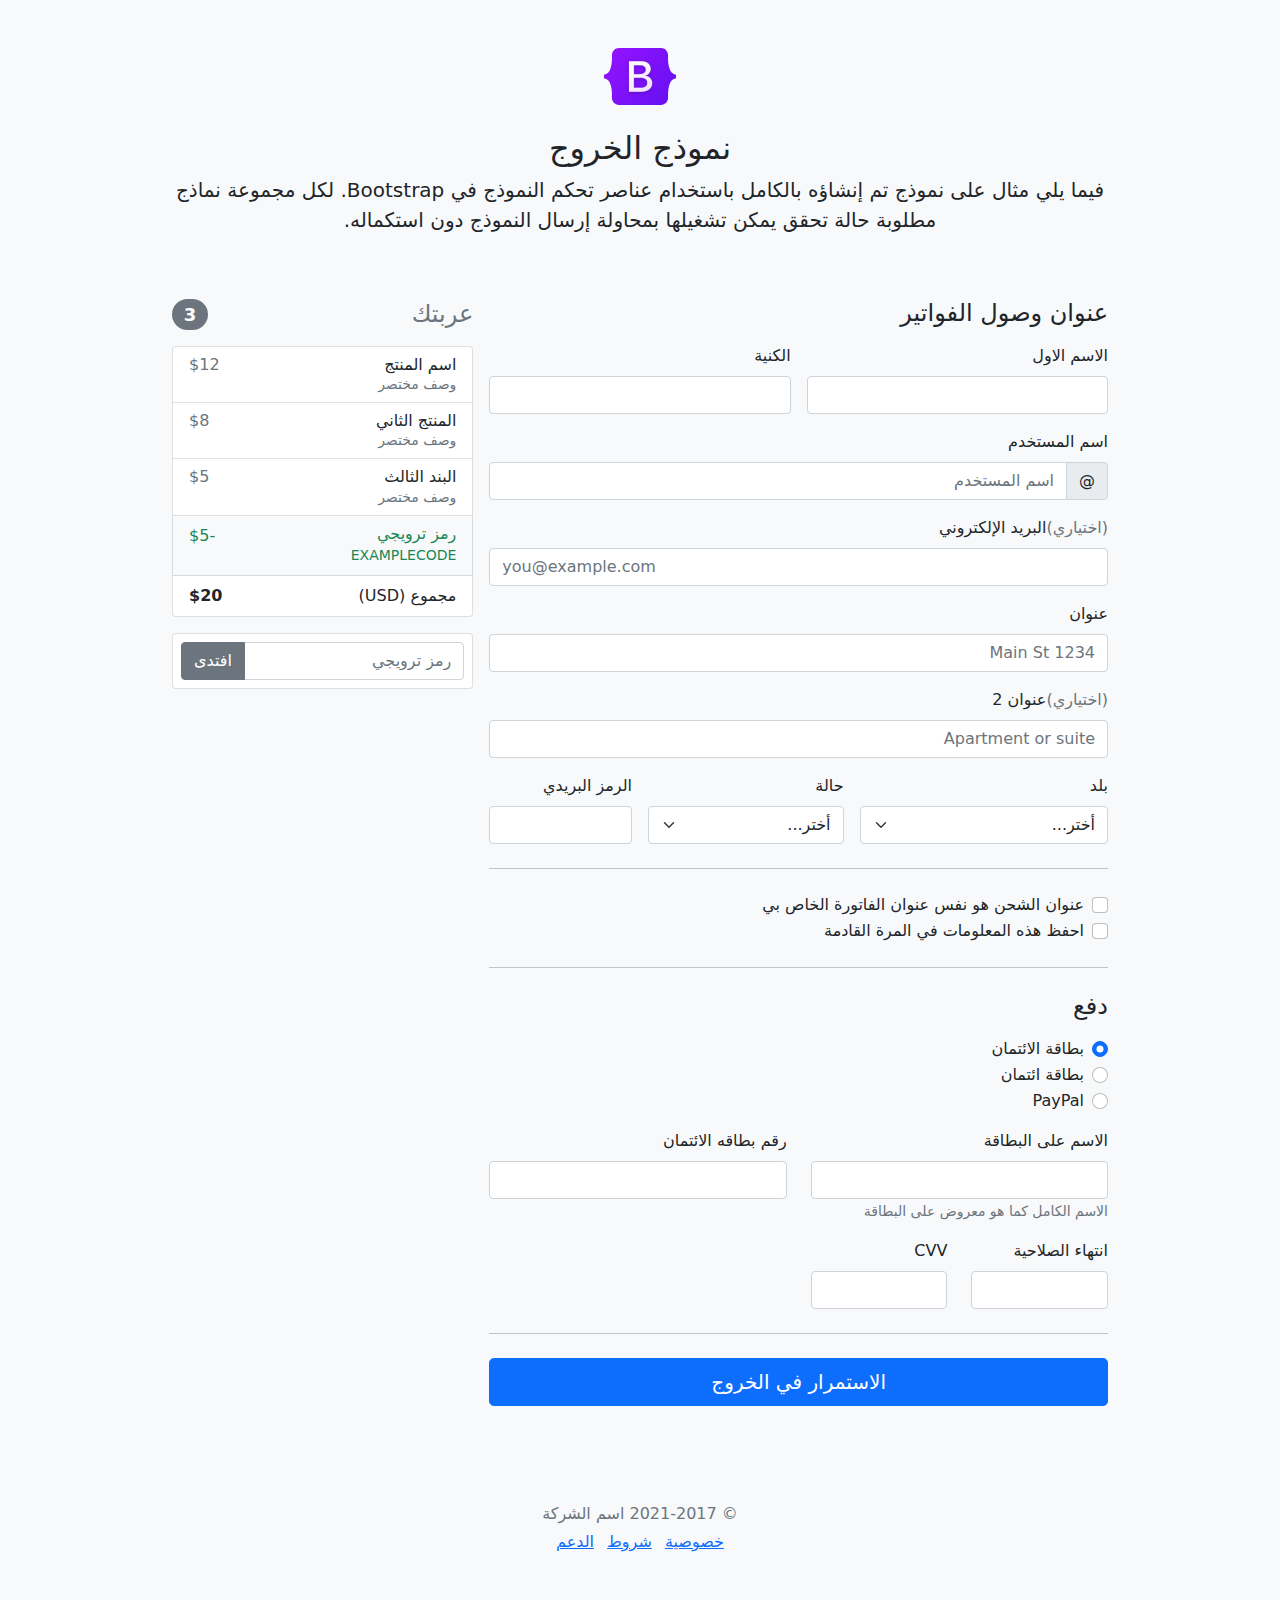
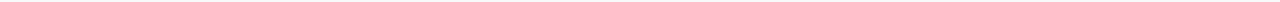
<file: bootstrap/checkout-rtl/index.html>
<!doctype html>
<html lang="ar" dir="rtl">
  <head>
    <meta charset="utf-8">
    <meta name="viewport" content="width=device-width, initial-scale=1">
    <meta name="description" content="">
    <meta name="author" content="Mark Otto, Jacob Thornton, and Bootstrap contributors">
    <meta name="generator" content="Hugo 0.82.0">
    <title>مثال الخروج · Bootstrap v5.0</title>

    <link rel="canonical" href="https://getbootstrap.com/docs/5.0/examples/checkout-rtl/">

    

    <!-- Bootstrap core CSS -->
<link href="../assets/dist/css/bootstrap.rtl.min.css" rel="stylesheet">

    <style>
      .bd-placeholder-img {
        font-size: 1.125rem;
        text-anchor: middle;
        -webkit-user-select: none;
        -moz-user-select: none;
        user-select: none;
      }

      @media (min-width: 768px) {
        .bd-placeholder-img-lg {
          font-size: 3.5rem;
        }
      }
    </style>

    
    <!-- Custom styles for this template -->
    <link href="../checkout/form-validation.css" rel="stylesheet">
  </head>
  <body class="bg-light">
    
<div class="container">
  <main>
    <div class="py-5 text-center">
      <img class="d-block mx-auto mb-4" src="../assets/brand/bootstrap-logo.svg" alt="" width="72" height="57">
      <h2>نموذج الخروج</h2>
      <p class="lead">فيما يلي مثال على نموذج تم إنشاؤه بالكامل باستخدام عناصر تحكم النموذج في Bootstrap. لكل مجموعة نماذج مطلوبة حالة تحقق يمكن تشغيلها بمحاولة إرسال النموذج دون استكماله.</p>
    </div>

    <div class="row g-3">
      <div class="col-md-5 col-lg-4 order-md-last">
        <h4 class="d-flex justify-content-between align-items-center mb-3">
          <span class="text-muted">عربتك</span>
          <span class="badge bg-secondary rounded-pill">3</span>
        </h4>
        <ul class="list-group mb-3">
          <li class="list-group-item d-flex justify-content-between lh-sm">
            <div>
              <h6 class="my-0">اسم المنتج</h6>
              <small class="text-muted">وصف مختصر</small>
            </div>
            <span class="text-muted">$12</span>
          </li>
          <li class="list-group-item d-flex justify-content-between lh-sm">
            <div>
              <h6 class="my-0">المنتج الثاني</h6>
              <small class="text-muted">وصف مختصر</small>
            </div>
            <span class="text-muted">$8</span>
          </li>
          <li class="list-group-item d-flex justify-content-between lh-sm">
            <div>
              <h6 class="my-0">البند الثالث</h6>
              <small class="text-muted">وصف مختصر</small>
            </div>
            <span class="text-muted">$5</span>
          </li>
          <li class="list-group-item d-flex justify-content-between bg-light">
            <div class="text-success">
              <h6 class="my-0">رمز ترويجي</h6>
              <small>EXAMPLECODE</small>
            </div>
            <span class="text-success">-$5</span>
          </li>
          <li class="list-group-item d-flex justify-content-between">
            <span>مجموع (USD)</span>
            <strong>$20</strong>
          </li>
        </ul>

        <form class="card p-2">
          <div class="input-group">
            <input type="text" class="form-control" placeholder="رمز ترويجي">
            <button type="submit" class="btn btn-secondary">افتدى</button>
          </div>
        </form>
      </div>
      <div class="col-md-7 col-lg-8">
        <h4 class="mb-3">عنوان وصول الفواتير</h4>
        <form class="needs-validation" novalidate>
          <div class="row g-3">
            <div class="col-sm-6">
              <label for="firstName" class="form-label">الاسم الاول</label>
              <input type="text" class="form-control" id="firstName" placeholder="" value="" required>
              <div class="invalid-feedback">
                مطلوب الاسم الأول صالح.
              </div>
            </div>

            <div class="col-sm-6">
              <label for="lastName" class="form-label">الكنية</label>
              <input type="text" class="form-control" id="lastName" placeholder="" value="" required>
              <div class="invalid-feedback">
                مطلوب اسم أخير صالح.
              </div>
            </div>

            <div class="col-12">
              <label for="username" class="form-label">اسم المستخدم</label>
              <div class="input-group has-validation">
                <span class="input-group-text">@</span>
                <input type="text" class="form-control" id="username" placeholder="اسم المستخدم" required>
              <div class="invalid-feedback">
                اسم المستخدم الخاص بك مطلوب.
                </div>
              </div>
            </div>

            <div class="col-12">
              <label for="email" class="form-label"><span class="text-muted">(اختياري)</span>البريد الإلكتروني </label>
              <input type="email" class="form-control" id="email" placeholder="you@example.com">
              <div class="invalid-feedback">
                يرجى إدخال عنوان بريد إلكتروني صالح لتحديثات الشحن.
              </div>
            </div>

            <div class="col-12">
              <label for="address" class="form-label">عنوان</label>
              <input type="text" class="form-control" id="address" placeholder="1234 Main St" required>
              <div class="invalid-feedback">
                يرجى إدخال عنوان الشحن الخاص بك.
              </div>
            </div>

            <div class="col-12">
              <label for="address2" class="form-label"><span class="text-muted">(اختياري)</span>عنوان 2 </label>
              <input type="text" class="form-control" id="address2" placeholder="Apartment or suite">
            </div>

            <div class="col-md-5">
              <label for="country" class="form-label">بلد</label>
              <select class="form-select" id="country" required>
                <option value="">أختر...</option>
                <option>الولايات المتحدة الأمريكية</option>
              </select>
              <div class="invalid-feedback">
                يرجى تحديد بلد صالح.
              </div>
            </div>

            <div class="col-md-4">
              <label for="state" class="form-label">حالة</label>
              <select class="form-select" id="state" required>
                <option value="">أختر...</option>
                <option>كاليفورنيا</option>
              </select>
              <div class="invalid-feedback">
                يرجى تقديم حالة صالحة.
              </div>
            </div>

            <div class="col-md-3">
              <label for="zip" class="form-label">الرمز البريدي</label>
              <input type="text" class="form-control" id="zip" placeholder="" required>
              <div class="invalid-feedback">
                الرمز البريدي مطلوب.
              </div>
            </div>
          </div>

          <hr class="my-4">

          <div class="form-check">
            <input type="checkbox" class="form-check-input" id="same-address">
            <label class="form-check-label" for="same-address">عنوان الشحن هو نفس عنوان الفاتورة الخاص بي</label>
          </div>

          <div class="form-check">
            <input type="checkbox" class="form-check-input" id="save-info">
            <label class="form-check-label" for="save-info">احفظ هذه المعلومات في المرة القادمة</label>
          </div>

          <hr class="my-4">

          <h4 class="mb-3">دفع</h4>

          <div class="my-3">
            <div class="form-check">
              <input id="credit" name="paymentMethod" type="radio" class="form-check-input" checked required>
              <label class="form-check-label" for="credit">بطاقة الائتمان</label>
            </div>
            <div class="form-check">
              <input id="debit" name="paymentMethod" type="radio" class="form-check-input" required>
              <label class="form-check-label" for="debit">بطاقة ائتمان</label>
            </div>
            <div class="form-check">
              <input id="paypal" name="paymentMethod" type="radio" class="form-check-input" required>
              <label class="form-check-label" for="paypal">PayPal</label>
            </div>
          </div>

          <div class="row gy-3">
            <div class="col-md-6">
              <label for="cc-name" class="form-label">الاسم على البطاقة</label>
              <input type="text" class="form-control" id="cc-name" placeholder="" required>
              <small class="text-muted">الاسم الكامل كما هو معروض على البطاقة</small>
              <div class="invalid-feedback">
                الاسم على البطاقة مطلوب
              </div>
            </div>

            <div class="col-md-6">
              <label for="cc-number" class="form-label">رقم بطاقه الائتمان</label>
              <input type="text" class="form-control" id="cc-number" placeholder="" required>
              <div class="invalid-feedback">
                رقم بطاقة الائتمان مطلوب
              </div>
            </div>

            <div class="col-md-3">
              <label for="cc-expiration" class="form-label">انتهاء الصلاحية</label>
              <input type="text" class="form-control" id="cc-expiration" placeholder="" required>
              <div class="invalid-feedback">
                تاريخ انتهاء الصلاحية مطلوب
              </div>
            </div>

            <div class="col-md-3">
              <label for="cc-cvv" class="form-label">CVV</label>
              <input type="text" class="form-control" id="cc-cvv" placeholder="" required>
              <div class="invalid-feedback">
                رمز الحماية مطلوب
              </div>
            </div>
          </div>

          <hr class="my-4">

          <button class="w-100 btn btn-primary btn-lg" type="submit">الاستمرار في الخروج</button>
        </form>
      </div>
    </div>
  </main>
  <footer class="my-5 pt-5 text-muted text-center text-small">
    <p class="mb-1">&copy; 2021-2017 اسم الشركة</p>
    <ul class="list-inline">
      <li class="list-inline-item"><a href="#">خصوصية</a></li>
      <li class="list-inline-item"><a href="#">شروط</a></li>
      <li class="list-inline-item"><a href="#">الدعم</a></li>
    </ul>
  </footer>
</div>


    <script src="../assets/dist/js/bootstrap.bundle.min.js"></script>

      <script src="../checkout/form-validation.js"></script>
  </body>
</html>
</file>
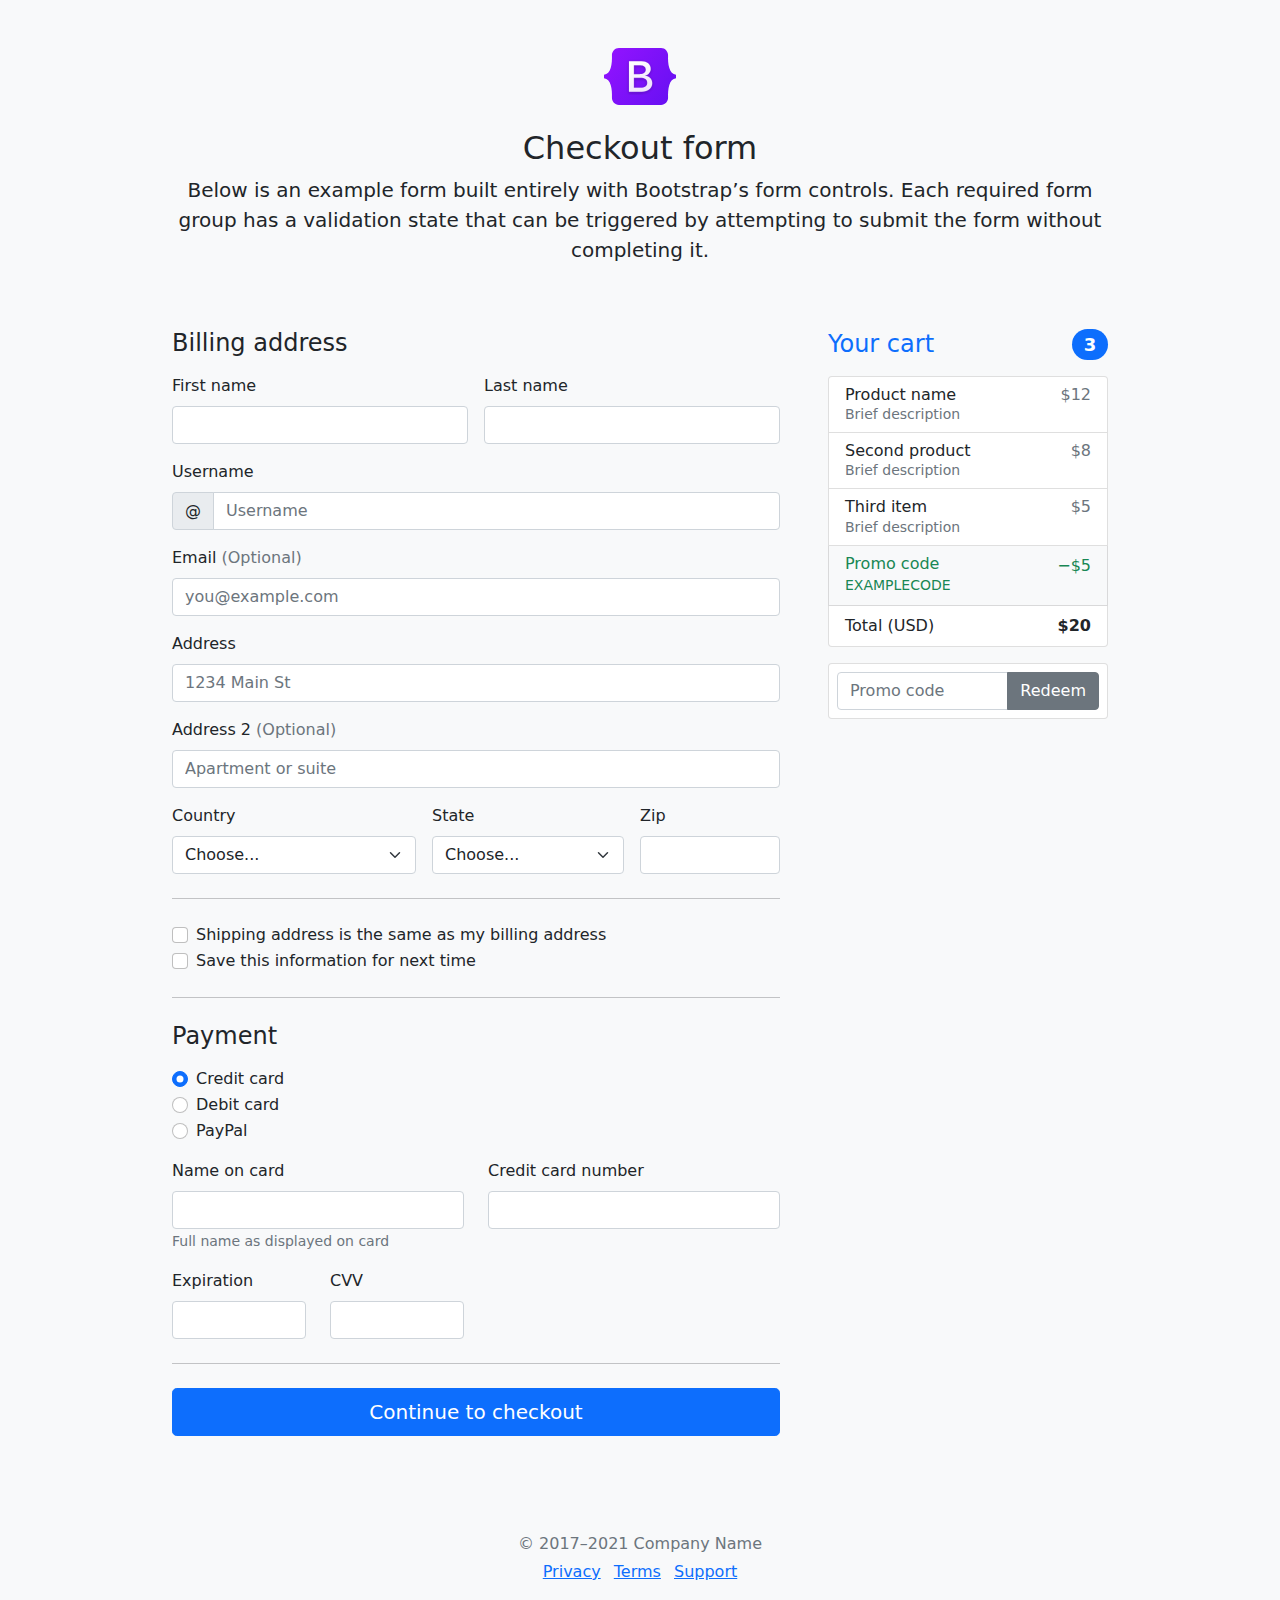
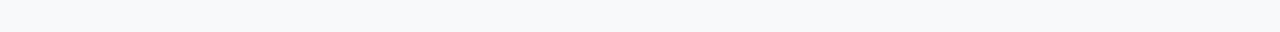
<file: bootstrap/checkout/index.html>
<!doctype html>
<html lang="en">
  <head>
    <meta charset="utf-8">
    <meta name="viewport" content="width=device-width, initial-scale=1">
    <meta name="description" content="">
    <meta name="author" content="Mark Otto, Jacob Thornton, and Bootstrap contributors">
    <meta name="generator" content="Hugo 0.82.0">
    <title>Checkout example · Bootstrap v5.0</title>

    <link rel="canonical" href="https://getbootstrap.com/docs/5.0/examples/checkout/">

    

    <!-- Bootstrap core CSS -->
<link href="../assets/dist/css/bootstrap.min.css" rel="stylesheet">

    <style>
      .bd-placeholder-img {
        font-size: 1.125rem;
        text-anchor: middle;
        -webkit-user-select: none;
        -moz-user-select: none;
        user-select: none;
      }

      @media (min-width: 768px) {
        .bd-placeholder-img-lg {
          font-size: 3.5rem;
        }
      }
    </style>

    
    <!-- Custom styles for this template -->
    <link href="form-validation.css" rel="stylesheet">
  </head>
  <body class="bg-light">
    
<div class="container">
  <main>
    <div class="py-5 text-center">
      <img class="d-block mx-auto mb-4" src="../assets/brand/bootstrap-logo.svg" alt="" width="72" height="57">
      <h2>Checkout form</h2>
      <p class="lead">Below is an example form built entirely with Bootstrap’s form controls. Each required form group has a validation state that can be triggered by attempting to submit the form without completing it.</p>
    </div>

    <div class="row g-5">
      <div class="col-md-5 col-lg-4 order-md-last">
        <h4 class="d-flex justify-content-between align-items-center mb-3">
          <span class="text-primary">Your cart</span>
          <span class="badge bg-primary rounded-pill">3</span>
        </h4>
        <ul class="list-group mb-3">
          <li class="list-group-item d-flex justify-content-between lh-sm">
            <div>
              <h6 class="my-0">Product name</h6>
              <small class="text-muted">Brief description</small>
            </div>
            <span class="text-muted">$12</span>
          </li>
          <li class="list-group-item d-flex justify-content-between lh-sm">
            <div>
              <h6 class="my-0">Second product</h6>
              <small class="text-muted">Brief description</small>
            </div>
            <span class="text-muted">$8</span>
          </li>
          <li class="list-group-item d-flex justify-content-between lh-sm">
            <div>
              <h6 class="my-0">Third item</h6>
              <small class="text-muted">Brief description</small>
            </div>
            <span class="text-muted">$5</span>
          </li>
          <li class="list-group-item d-flex justify-content-between bg-light">
            <div class="text-success">
              <h6 class="my-0">Promo code</h6>
              <small>EXAMPLECODE</small>
            </div>
            <span class="text-success">−$5</span>
          </li>
          <li class="list-group-item d-flex justify-content-between">
            <span>Total (USD)</span>
            <strong>$20</strong>
          </li>
        </ul>

        <form class="card p-2">
          <div class="input-group">
            <input type="text" class="form-control" placeholder="Promo code">
            <button type="submit" class="btn btn-secondary">Redeem</button>
          </div>
        </form>
      </div>
      <div class="col-md-7 col-lg-8">
        <h4 class="mb-3">Billing address</h4>
        <form class="needs-validation" novalidate>
          <div class="row g-3">
            <div class="col-sm-6">
              <label for="firstName" class="form-label">First name</label>
              <input type="text" class="form-control" id="firstName" placeholder="" value="" required>
              <div class="invalid-feedback">
                Valid first name is required.
              </div>
            </div>

            <div class="col-sm-6">
              <label for="lastName" class="form-label">Last name</label>
              <input type="text" class="form-control" id="lastName" placeholder="" value="" required>
              <div class="invalid-feedback">
                Valid last name is required.
              </div>
            </div>

            <div class="col-12">
              <label for="username" class="form-label">Username</label>
              <div class="input-group has-validation">
                <span class="input-group-text">@</span>
                <input type="text" class="form-control" id="username" placeholder="Username" required>
              <div class="invalid-feedback">
                  Your username is required.
                </div>
              </div>
            </div>

            <div class="col-12">
              <label for="email" class="form-label">Email <span class="text-muted">(Optional)</span></label>
              <input type="email" class="form-control" id="email" placeholder="you@example.com">
              <div class="invalid-feedback">
                Please enter a valid email address for shipping updates.
              </div>
            </div>

            <div class="col-12">
              <label for="address" class="form-label">Address</label>
              <input type="text" class="form-control" id="address" placeholder="1234 Main St" required>
              <div class="invalid-feedback">
                Please enter your shipping address.
              </div>
            </div>

            <div class="col-12">
              <label for="address2" class="form-label">Address 2 <span class="text-muted">(Optional)</span></label>
              <input type="text" class="form-control" id="address2" placeholder="Apartment or suite">
            </div>

            <div class="col-md-5">
              <label for="country" class="form-label">Country</label>
              <select class="form-select" id="country" required>
                <option value="">Choose...</option>
                <option>United States</option>
              </select>
              <div class="invalid-feedback">
                Please select a valid country.
              </div>
            </div>

            <div class="col-md-4">
              <label for="state" class="form-label">State</label>
              <select class="form-select" id="state" required>
                <option value="">Choose...</option>
                <option>California</option>
              </select>
              <div class="invalid-feedback">
                Please provide a valid state.
              </div>
            </div>

            <div class="col-md-3">
              <label for="zip" class="form-label">Zip</label>
              <input type="text" class="form-control" id="zip" placeholder="" required>
              <div class="invalid-feedback">
                Zip code required.
              </div>
            </div>
          </div>

          <hr class="my-4">

          <div class="form-check">
            <input type="checkbox" class="form-check-input" id="same-address">
            <label class="form-check-label" for="same-address">Shipping address is the same as my billing address</label>
          </div>

          <div class="form-check">
            <input type="checkbox" class="form-check-input" id="save-info">
            <label class="form-check-label" for="save-info">Save this information for next time</label>
          </div>

          <hr class="my-4">

          <h4 class="mb-3">Payment</h4>

          <div class="my-3">
            <div class="form-check">
              <input id="credit" name="paymentMethod" type="radio" class="form-check-input" checked required>
              <label class="form-check-label" for="credit">Credit card</label>
            </div>
            <div class="form-check">
              <input id="debit" name="paymentMethod" type="radio" class="form-check-input" required>
              <label class="form-check-label" for="debit">Debit card</label>
            </div>
            <div class="form-check">
              <input id="paypal" name="paymentMethod" type="radio" class="form-check-input" required>
              <label class="form-check-label" for="paypal">PayPal</label>
            </div>
          </div>

          <div class="row gy-3">
            <div class="col-md-6">
              <label for="cc-name" class="form-label">Name on card</label>
              <input type="text" class="form-control" id="cc-name" placeholder="" required>
              <small class="text-muted">Full name as displayed on card</small>
              <div class="invalid-feedback">
                Name on card is required
              </div>
            </div>

            <div class="col-md-6">
              <label for="cc-number" class="form-label">Credit card number</label>
              <input type="text" class="form-control" id="cc-number" placeholder="" required>
              <div class="invalid-feedback">
                Credit card number is required
              </div>
            </div>

            <div class="col-md-3">
              <label for="cc-expiration" class="form-label">Expiration</label>
              <input type="text" class="form-control" id="cc-expiration" placeholder="" required>
              <div class="invalid-feedback">
                Expiration date required
              </div>
            </div>

            <div class="col-md-3">
              <label for="cc-cvv" class="form-label">CVV</label>
              <input type="text" class="form-control" id="cc-cvv" placeholder="" required>
              <div class="invalid-feedback">
                Security code required
              </div>
            </div>
          </div>

          <hr class="my-4">

          <button class="w-100 btn btn-primary btn-lg" type="submit">Continue to checkout</button>
        </form>
      </div>
    </div>
  </main>

  <footer class="my-5 pt-5 text-muted text-center text-small">
    <p class="mb-1">&copy; 2017–2021 Company Name</p>
    <ul class="list-inline">
      <li class="list-inline-item"><a href="#">Privacy</a></li>
      <li class="list-inline-item"><a href="#">Terms</a></li>
      <li class="list-inline-item"><a href="#">Support</a></li>
    </ul>
  </footer>
</div>


    <script src="../assets/dist/js/bootstrap.bundle.min.js"></script>

      <script src="form-validation.js"></script>
  </body>
</html>
</file>
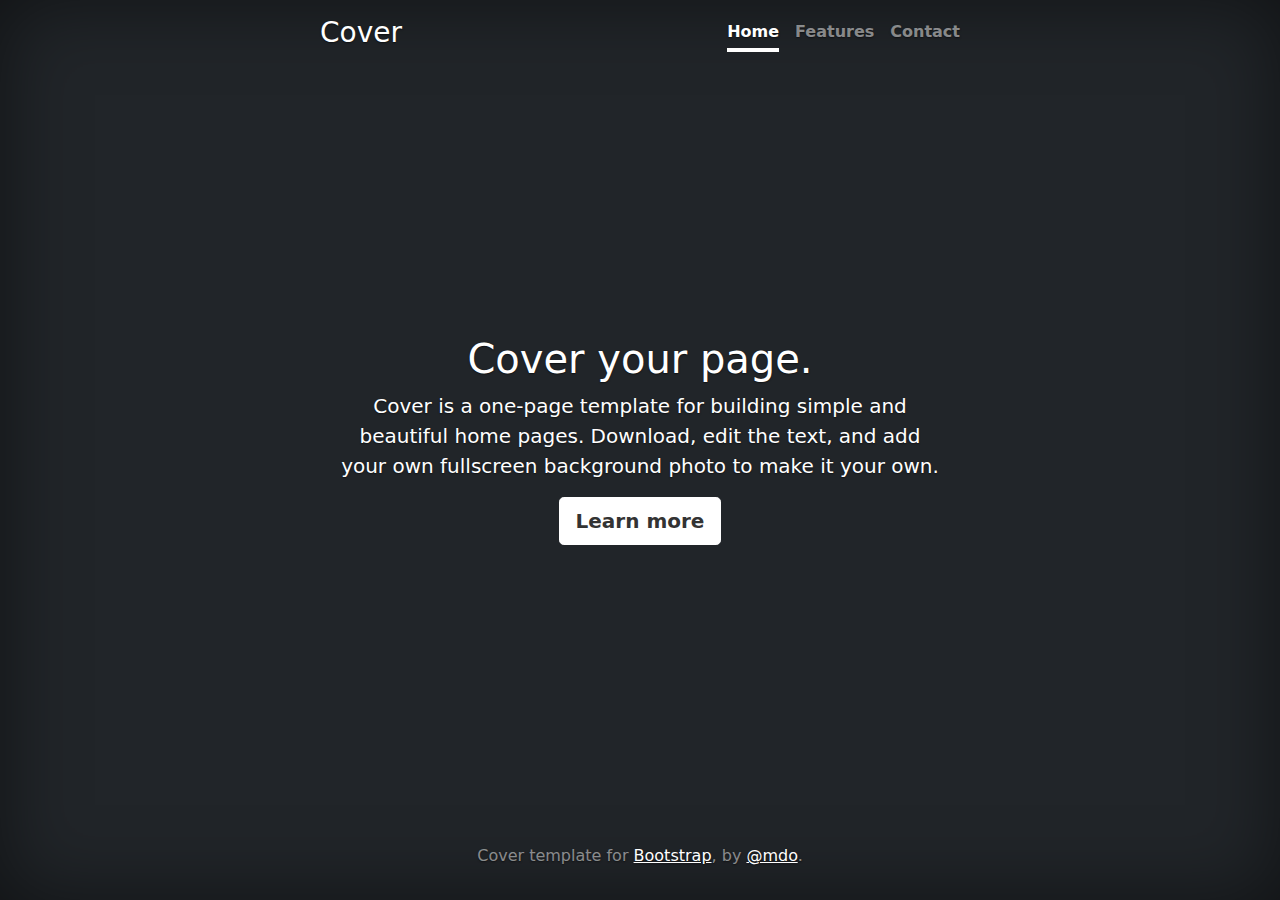
<file: bootstrap/cover/index.html>
<!doctype html>
<html lang="en" class="h-100">
  <head>
    <meta charset="utf-8">
    <meta name="viewport" content="width=device-width, initial-scale=1">
    <meta name="description" content="">
    <meta name="author" content="Mark Otto, Jacob Thornton, and Bootstrap contributors">
    <meta name="generator" content="Hugo 0.82.0">
    <title>Cover Template · Bootstrap v5.0</title>

    <link rel="canonical" href="https://getbootstrap.com/docs/5.0/examples/cover/">

    

    <!-- Bootstrap core CSS -->
<link href="../assets/dist/css/bootstrap.min.css" rel="stylesheet">

    <style>
      .bd-placeholder-img {
        font-size: 1.125rem;
        text-anchor: middle;
        -webkit-user-select: none;
        -moz-user-select: none;
        user-select: none;
      }

      @media (min-width: 768px) {
        .bd-placeholder-img-lg {
          font-size: 3.5rem;
        }
      }
    </style>

    
    <!-- Custom styles for this template -->
    <link href="cover.css" rel="stylesheet">
  </head>
  <body class="d-flex h-100 text-center text-white bg-dark">
    
<div class="cover-container d-flex w-100 h-100 p-3 mx-auto flex-column">
  <header class="mb-auto">
    <div>
      <h3 class="float-md-start mb-0">Cover</h3>
      <nav class="nav nav-masthead justify-content-center float-md-end">
        <a class="nav-link active" aria-current="page" href="#">Home</a>
        <a class="nav-link" href="#">Features</a>
        <a class="nav-link" href="#">Contact</a>
      </nav>
    </div>
  </header>

  <main class="px-3">
    <h1>Cover your page.</h1>
    <p class="lead">Cover is a one-page template for building simple and beautiful home pages. Download, edit the text, and add your own fullscreen background photo to make it your own.</p>
    <p class="lead">
      <a href="#" class="btn btn-lg btn-secondary fw-bold border-white bg-white">Learn more</a>
    </p>
  </main>

  <footer class="mt-auto text-white-50">
    <p>Cover template for <a href="https://getbootstrap.com/" class="text-white">Bootstrap</a>, by <a href="https://twitter.com/mdo" class="text-white">@mdo</a>.</p>
  </footer>
</div>


    
  </body>
</html>
</file>
<file: bootstrap/blog/blog.rtl.css>
/* stylelint-disable selector-list-comma-newline-after */

.blog-header {
  line-height: 1;
  border-bottom: 1px solid #e5e5e5;
}

.blog-header-logo {
  font-family: Amiri, Georgia, "Times New Roman", serif;
  font-size: 2.25rem;
}

.blog-header-logo:hover {
  text-decoration: none;
}

h1, h2, h3, h4, h5, h6 {
  font-family: Amiri, Georgia, "Times New Roman", serif;
}

.display-4 {
  font-size: 2.5rem;
}
@media (min-width: 768px) {
  .display-4 {
    font-size: 3rem;
  }
}

.nav-scroller {
  position: relative;
  z-index: 2;
  height: 2.75rem;
  overflow-y: hidden;
}

.nav-scroller .nav {
  display: flex;
  flex-wrap: nowrap;
  padding-bottom: 1rem;
  margin-top: -1px;
  overflow-x: auto;
  text-align: center;
  white-space: nowrap;
  -webkit-overflow-scrolling: touch;
}

.nav-scroller .nav-link {
  padding-top: .75rem;
  padding-bottom: .75rem;
  font-size: .875rem;
}

.card-img-right {
  height: 100%;
  border-radius: 3px 0 0 3px;
}

.flex-auto {
  flex: 0 0 auto;
}

.h-250 { height: 250px; }
@media (min-width: 768px) {
  .h-md-250 { height: 250px; }
}

/* Pagination */
.blog-pagination {
  margin-bottom: 4rem;
}
.blog-pagination > .btn {
  border-radius: 2rem;
}

/*
 * Blog posts
 */
.blog-post {
  margin-bottom: 4rem;
}
.blog-post-title {
  margin-bottom: .25rem;
  font-size: 2.5rem;
}
.blog-post-meta {
  margin-bottom: 1.25rem;
  color: #727272;
}

/*
 * Footer
 */
.blog-footer {
  padding: 2.5rem 0;
  color: #727272;
  text-align: center;
  background-color: #f9f9f9;
  border-top: .05rem solid #e5e5e5;
}
.blog-footer p:last-child {
  margin-bottom: 0;
}
</file>
<file: bootstrap/blog/blog.css>
/* stylelint-disable selector-list-comma-newline-after */

.blog-header {
  line-height: 1;
  border-bottom: 1px solid #e5e5e5;
}

.blog-header-logo {
  font-family: "Playfair Display", Georgia, "Times New Roman", serif/*rtl:Amiri, Georgia, "Times New Roman", serif*/;
  font-size: 2.25rem;
}

.blog-header-logo:hover {
  text-decoration: none;
}

h1, h2, h3, h4, h5, h6 {
  font-family: "Playfair Display", Georgia, "Times New Roman", serif/*rtl:Amiri, Georgia, "Times New Roman", serif*/;
}

.display-4 {
  font-size: 2.5rem;
}
@media (min-width: 768px) {
  .display-4 {
    font-size: 3rem;
  }
}

.nav-scroller {
  position: relative;
  z-index: 2;
  height: 2.75rem;
  overflow-y: hidden;
}

.nav-scroller .nav {
  display: flex;
  flex-wrap: nowrap;
  padding-bottom: 1rem;
  margin-top: -1px;
  overflow-x: auto;
  text-align: center;
  white-space: nowrap;
  -webkit-overflow-scrolling: touch;
}

.nav-scroller .nav-link {
  padding-top: .75rem;
  padding-bottom: .75rem;
  font-size: .875rem;
}

.card-img-right {
  height: 100%;
  border-radius: 0 3px 3px 0;
}

.flex-auto {
  flex: 0 0 auto;
}

.h-250 { height: 250px; }
@media (min-width: 768px) {
  .h-md-250 { height: 250px; }
}

/* Pagination */
.blog-pagination {
  margin-bottom: 4rem;
}
.blog-pagination > .btn {
  border-radius: 2rem;
}

/*
 * Blog posts
 */
.blog-post {
  margin-bottom: 4rem;
}
.blog-post-title {
  margin-bottom: .25rem;
  font-size: 2.5rem;
}
.blog-post-meta {
  margin-bottom: 1.25rem;
  color: #727272;
}

/*
 * Footer
 */
.blog-footer {
  padding: 2.5rem 0;
  color: #727272;
  text-align: center;
  background-color: #f9f9f9;
  border-top: .05rem solid #e5e5e5;
}
.blog-footer p:last-child {
  margin-bottom: 0;
}
</file>
<file: bootstrap/carousel/carousel.rtl.css>
/* GLOBAL STYLES
-------------------------------------------------- */
/* Padding below the footer and lighter body text */

body {
  padding-top: 3rem;
  padding-bottom: 3rem;
  color: #5a5a5a;
}


/* CUSTOMIZE THE CAROUSEL
-------------------------------------------------- */

/* Carousel base class */
.carousel {
  margin-bottom: 4rem;
}
/* Since positioning the image, we need to help out the caption */
.carousel-caption {
  bottom: 3rem;
  z-index: 10;
}

/* Declare heights because of positioning of img element */
.carousel-item {
  height: 32rem;
}
.carousel-item > img {
  position: absolute;
  top: 0;
  right: 0;
  min-width: 100%;
  height: 32rem;
}


/* MARKETING CONTENT
-------------------------------------------------- */

/* Center align the text within the three columns below the carousel */
.marketing .col-lg-4 {
  margin-bottom: 1.5rem;
  text-align: center;
}
.marketing h2 {
  font-weight: 400;
}
.marketing .col-lg-4 p {
  margin-right: .75rem;
  margin-left: .75rem;
}


/* Featurettes
------------------------- */

.featurette-divider {
  margin: 5rem 0; /* Space out the Bootstrap <hr> more */
}

/* Thin out the marketing headings */
.featurette-heading {
  font-weight: 300;
  line-height: 1;
}


/* RESPONSIVE CSS
-------------------------------------------------- */

@media (min-width: 40em) {
  /* Bump up size of carousel content */
  .carousel-caption p {
    margin-bottom: 1.25rem;
    font-size: 1.25rem;
    line-height: 1.4;
  }

  .featurette-heading {
    font-size: 50px;
  }
}

@media (min-width: 62em) {
  .featurette-heading {
    margin-top: 7rem;
  }
}
</file>
<file: bootstrap/carousel/carousel.css>
/* GLOBAL STYLES
-------------------------------------------------- */
/* Padding below the footer and lighter body text */

body {
  padding-top: 3rem;
  padding-bottom: 3rem;
  color: #5a5a5a;
}


/* CUSTOMIZE THE CAROUSEL
-------------------------------------------------- */

/* Carousel base class */
.carousel {
  margin-bottom: 4rem;
}
/* Since positioning the image, we need to help out the caption */
.carousel-caption {
  bottom: 3rem;
  z-index: 10;
}

/* Declare heights because of positioning of img element */
.carousel-item {
  height: 32rem;
}
.carousel-item > img {
  position: absolute;
  top: 0;
  left: 0;
  min-width: 100%;
  height: 32rem;
}


/* MARKETING CONTENT
-------------------------------------------------- */

/* Center align the text within the three columns below the carousel */
.marketing .col-lg-4 {
  margin-bottom: 1.5rem;
  text-align: center;
}
.marketing h2 {
  font-weight: 400;
}
/* rtl:begin:ignore */
.marketing .col-lg-4 p {
  margin-right: .75rem;
  margin-left: .75rem;
}
/* rtl:end:ignore */


/* Featurettes
------------------------- */

.featurette-divider {
  margin: 5rem 0; /* Space out the Bootstrap <hr> more */
}

/* Thin out the marketing headings */
.featurette-heading {
  font-weight: 300;
  line-height: 1;
  /* rtl:remove */
  letter-spacing: -.05rem;
}


/* RESPONSIVE CSS
-------------------------------------------------- */

@media (min-width: 40em) {
  /* Bump up size of carousel content */
  .carousel-caption p {
    margin-bottom: 1.25rem;
    font-size: 1.25rem;
    line-height: 1.4;
  }

  .featurette-heading {
    font-size: 50px;
  }
}

@media (min-width: 62em) {
  .featurette-heading {
    margin-top: 7rem;
  }
}
</file>
<file: bootstrap/checkout/form-validation.css>
.container {
  max-width: 960px;
}
</file>
<file: bootstrap/cover/cover.css>
/*
 * Globals
 */


/* Custom default button */
.btn-secondary,
.btn-secondary:hover,
.btn-secondary:focus {
  color: #333;
  text-shadow: none; /* Prevent inheritance from `body` */
}


/*
 * Base structure
 */

body {
  text-shadow: 0 .05rem .1rem rgba(0, 0, 0, .5);
  box-shadow: inset 0 0 5rem rgba(0, 0, 0, .5);
}

.cover-container {
  max-width: 42em;
}


/*
 * Header
 */

.nav-masthead .nav-link {
  padding: .25rem 0;
  font-weight: 700;
  color: rgba(255, 255, 255, .5);
  background-color: transparent;
  border-bottom: .25rem solid transparent;
}

.nav-masthead .nav-link:hover,
.nav-masthead .nav-link:focus {
  border-bottom-color: rgba(255, 255, 255, .25);
}

.nav-masthead .nav-link + .nav-link {
  margin-left: 1rem;
}

.nav-masthead .active {
  color: #fff;
  border-bottom-color: #fff;
}
</file>
<file: bootstrap/cheatsheet/cheatsheet.rtl.css>
body {
  scroll-behavior: smooth;
}

/**
 * Bootstrap "Journal code" icon
 * @link https://icons.getbootstrap.com/icons/journal-code/
 */
.bd-heading a::before {
  display: inline-block;
  width: 1em;
  height: 1em;
  margin-left: .25rem;
  content: "";
  background-image: url("data:image/svg+xml,%3Csvg xmlns='http://www.w3.org/2000/svg' fill='%25230d6efd' viewBox='0 0 16 16'%3E%3Cpath d='M4 1h8a2 2 0 0 1 2 2v10a2 2 0 0 1-2 2H4a2 2 0 0 1-2-2h1a1 1 0 0 0 1 1h8a1 1 0 0 0 1-1V3a1 1 0 0 0-1-1H4a1 1 0 0 0-1 1H2a2 2 0 0 1 2-2z'/%3E%3Cpath d='M2 5v-.5a.5.5 0 0 1 1 0V5h.5a.5.5 0 0 1 0 1h-2a.5.5 0 0 1 0-1H2zm0 3v-.5a.5.5 0 0 1 1 0V8h.5a.5.5 0 0 1 0 1h-2a.5.5 0 0 1 0-1H2zm0 3v-.5a.5.5 0 0 1 1 0v.5h.5a.5.5 0 0 1 0 1h-2a.5.5 0 0 1 0-1H2z'/%3E%3Cpath fill-rule='evenodd' d='M8.646 5.646a.5.5 0 0 1 .708 0l2 2a.5.5 0 0 1 0 .708l-2 2a.5.5 0 0 1-.708-.708L10.293 8 8.646 6.354a.5.5 0 0 1 0-.708zm-1.292 0a.5.5 0 0 0-.708 0l-2 2a.5.5 0 0 0 0 .708l2 2a.5.5 0 0 0 .708-.708L5.707 8l1.647-1.646a.5.5 0 0 0 0-.708z'/%3E%3C/svg%3E");
  background-size: 1em;
}

/* stylelint-disable-next-line selector-max-universal */
.bd-heading + div > * + * {
  margin-top: 3rem;
}

/* Table of contents */
.bd-aside a {
  padding: .1875rem .5rem;
  margin-top: .125rem;
  margin-right: .3125rem;
  color: rgba(0, 0, 0, .65);
  text-decoration: none;
}

.bd-aside a:hover,
.bd-aside a:focus {
  color: rgba(0, 0, 0, .85);
  background-color: rgba(121, 82, 179, .1);
}

.bd-aside .active {
  font-weight: 600;
  color: rgba(0, 0, 0, .85);
}

.bd-aside .btn {
  padding: .25rem .5rem;
  font-weight: 600;
  color: rgba(0, 0, 0, .65);
  border: 0;
}

.bd-aside .btn:hover,
.bd-aside .btn:focus {
  color: rgba(0, 0, 0, .85);
  background-color: rgba(121, 82, 179, .1);
}

.bd-aside .btn:focus {
  box-shadow: 0 0 0 1px rgba(121, 82, 179, .7);
}

.bd-aside .btn::before {
  width: 1.25em;
  line-height: 0;
  content: url("data:image/svg+xml,%3csvg xmlns='http://www.w3.org/2000/svg' width='16' height='16' viewBox='0 0 16 16'%3e%3cpath fill='none' stroke='rgba%280,0,0,.5%29' stroke-linecap='round' stroke-linejoin='round' stroke-width='2' d='M5 14l6-6-6-6'/%3e%3c/svg%3e");
  transition: transform .35s ease;
  transform: rotate(180deg) translateX(-2px);
  transform-origin: .5em 50%;
}

.bd-aside .btn[aria-expanded="true"]::before {
  transform: rotate(90deg);
}


/* Examples */
.scrollspy-example {
  position: relative;
  height: 200px;
  margin-top: .5rem;
  overflow: auto;
}

[id="modal"] .bd-example .btn,
[id="buttons"] .bd-example .btn,
[id="tooltips"] .bd-example .btn,
[id="popovers"] .bd-example .btn,
[id="dropdowns"] .bd-example .btn-group,
[id="dropdowns"] .bd-example .dropdown,
[id="dropdowns"] .bd-example .dropup,
[id="dropdowns"] .bd-example .dropend,
[id="dropdowns"] .bd-example .dropstart {
  margin: 0 0 1rem 1rem;
}

/* Layout */
@media (min-width: 1200px) {
  body {
    display: grid;
    gap: 1rem;
    grid-template-columns: 1fr 4fr 1fr;
    grid-template-rows: auto;
  }

  .bd-header {
    position: fixed;
    top: 0;
    right: 0;
    left: 0;
    z-index: 1030;
    grid-column: 1 / span 3;
  }

  .bd-aside,
  .bd-cheatsheet {
    padding-top: 4rem;
  }

  /**
   * 1. Too bad only Firefox supports subgrids ATM
   */
  .bd-cheatsheet,
  .bd-cheatsheet section,
  .bd-cheatsheet article {
    display: inherit; /* 1 */
    gap: inherit; /* 1 */
    grid-template-columns: 1fr 4fr;
    grid-column: 1 / span 2;
    grid-template-rows: auto;
  }

  .bd-aside {
    grid-area: 1 / 3;
    scroll-margin-top: 4rem;
  }

  .bd-cheatsheet section,
  .bd-cheatsheet section > h2 {
    top: 2rem;
    scroll-margin-top: 2rem;
  }

  .bd-cheatsheet section > h2::before {
    position: absolute;
    top: 0;
    right: 0;
    bottom: -2rem;
    left: 0;
    z-index: -1;
    content: "";
    background-image: linear-gradient(to bottom, rgba(255, 255, 255, 1) calc(100% - 3rem), rgba(255, 255, 255, .01));
  }

  .bd-cheatsheet article,
  .bd-cheatsheet .bd-heading {
    top: 8rem;
    scroll-margin-top: 8rem;
  }

  .bd-cheatsheet .bd-heading {
    z-index: 1;
  }
}
</file>
<file: bootstrap/cheatsheet/cheatsheet.css>
body {
  scroll-behavior: smooth;
}

/**
 * Bootstrap "Journal code" icon
 * @link https://icons.getbootstrap.com/icons/journal-code/
 */
.bd-heading a::before {
  display: inline-block;
  width: 1em;
  height: 1em;
  margin-right: .25rem;
  content: "";
  background-image: url("data:image/svg+xml,%3Csvg xmlns='http://www.w3.org/2000/svg' fill='%25230d6efd' viewBox='0 0 16 16'%3E%3Cpath d='M4 1h8a2 2 0 0 1 2 2v10a2 2 0 0 1-2 2H4a2 2 0 0 1-2-2h1a1 1 0 0 0 1 1h8a1 1 0 0 0 1-1V3a1 1 0 0 0-1-1H4a1 1 0 0 0-1 1H2a2 2 0 0 1 2-2z'/%3E%3Cpath d='M2 5v-.5a.5.5 0 0 1 1 0V5h.5a.5.5 0 0 1 0 1h-2a.5.5 0 0 1 0-1H2zm0 3v-.5a.5.5 0 0 1 1 0V8h.5a.5.5 0 0 1 0 1h-2a.5.5 0 0 1 0-1H2zm0 3v-.5a.5.5 0 0 1 1 0v.5h.5a.5.5 0 0 1 0 1h-2a.5.5 0 0 1 0-1H2z'/%3E%3Cpath fill-rule='evenodd' d='M8.646 5.646a.5.5 0 0 1 .708 0l2 2a.5.5 0 0 1 0 .708l-2 2a.5.5 0 0 1-.708-.708L10.293 8 8.646 6.354a.5.5 0 0 1 0-.708zm-1.292 0a.5.5 0 0 0-.708 0l-2 2a.5.5 0 0 0 0 .708l2 2a.5.5 0 0 0 .708-.708L5.707 8l1.647-1.646a.5.5 0 0 0 0-.708z'/%3E%3C/svg%3E");
  background-size: 1em;
}

/* stylelint-disable-next-line selector-max-universal */
.bd-heading + div > * + * {
  margin-top: 3rem;
}

/* Table of contents */
.bd-aside a {
  padding: .1875rem .5rem;
  margin-top: .125rem;
  margin-left: .3125rem;
  color: rgba(0, 0, 0, .65);
  text-decoration: none;
}

.bd-aside a:hover,
.bd-aside a:focus {
  color: rgba(0, 0, 0, .85);
  background-color: rgba(121, 82, 179, .1);
}

.bd-aside .active {
  font-weight: 600;
  color: rgba(0, 0, 0, .85);
}

.bd-aside .btn {
  padding: .25rem .5rem;
  font-weight: 600;
  color: rgba(0, 0, 0, .65);
  border: 0;
}

.bd-aside .btn:hover,
.bd-aside .btn:focus {
  color: rgba(0, 0, 0, .85);
  background-color: rgba(121, 82, 179, .1);
}

.bd-aside .btn:focus {
  box-shadow: 0 0 0 1px rgba(121, 82, 179, .7);
}

.bd-aside .btn::before {
  width: 1.25em;
  line-height: 0;
  content: url("data:image/svg+xml,%3csvg xmlns='http://www.w3.org/2000/svg' width='16' height='16' viewBox='0 0 16 16'%3e%3cpath fill='none' stroke='rgba%280,0,0,.5%29' stroke-linecap='round' stroke-linejoin='round' stroke-width='2' d='M5 14l6-6-6-6'/%3e%3c/svg%3e");
  transition: transform .35s ease;

  /* rtl:raw:
  transform: rotate(180deg) translateX(-2px);
  */
  transform-origin: .5em 50%;
}

.bd-aside .btn[aria-expanded="true"]::before {
  transform: rotate(90deg)/* rtl:ignore */;
}


/* Examples */
.scrollspy-example {
  position: relative;
  height: 200px;
  margin-top: .5rem;
  overflow: auto;
}

[id="modal"] .bd-example .btn,
[id="buttons"] .bd-example .btn,
[id="tooltips"] .bd-example .btn,
[id="popovers"] .bd-example .btn,
[id="dropdowns"] .bd-example .btn-group,
[id="dropdowns"] .bd-example .dropdown,
[id="dropdowns"] .bd-example .dropup,
[id="dropdowns"] .bd-example .dropend,
[id="dropdowns"] .bd-example .dropstart {
  margin: 0 1rem 1rem 0;
}

/* Layout */
@media (min-width: 1200px) {
  body {
    display: grid;
    gap: 1rem;
    grid-template-columns: 1fr 4fr 1fr;
    grid-template-rows: auto;
  }

  .bd-header {
    position: fixed;
    top: 0;
    /* rtl:begin:ignore */
    right: 0;
    left: 0;
    /* rtl:end:ignore */
    z-index: 1030;
    grid-column: 1 / span 3;
  }

  .bd-aside,
  .bd-cheatsheet {
    padding-top: 4rem;
  }

  /**
   * 1. Too bad only Firefox supports subgrids ATM
   */
  .bd-cheatsheet,
  .bd-cheatsheet section,
  .bd-cheatsheet article {
    display: inherit; /* 1 */
    gap: inherit; /* 1 */
    grid-template-columns: 1fr 4fr;
    grid-column: 1 / span 2;
    grid-template-rows: auto;
  }

  .bd-aside {
    grid-area: 1 / 3;
    scroll-margin-top: 4rem;
  }

  .bd-cheatsheet section,
  .bd-cheatsheet section > h2 {
    top: 2rem;
    scroll-margin-top: 2rem;
  }

  .bd-cheatsheet section > h2::before {
    position: absolute;
    /* rtl:begin:ignore */
    top: 0;
    right: 0;
    bottom: -2rem;
    left: 0;
    /* rtl:end:ignore */
    z-index: -1;
    content: "";
    background-image: linear-gradient(to bottom, rgba(255, 255, 255, 1) calc(100% - 3rem), rgba(255, 255, 255, .01));
  }

  .bd-cheatsheet article,
  .bd-cheatsheet .bd-heading {
    top: 8rem;
    scroll-margin-top: 8rem;
  }

  .bd-cheatsheet .bd-heading {
    z-index: 1;
  }
}
</file>
